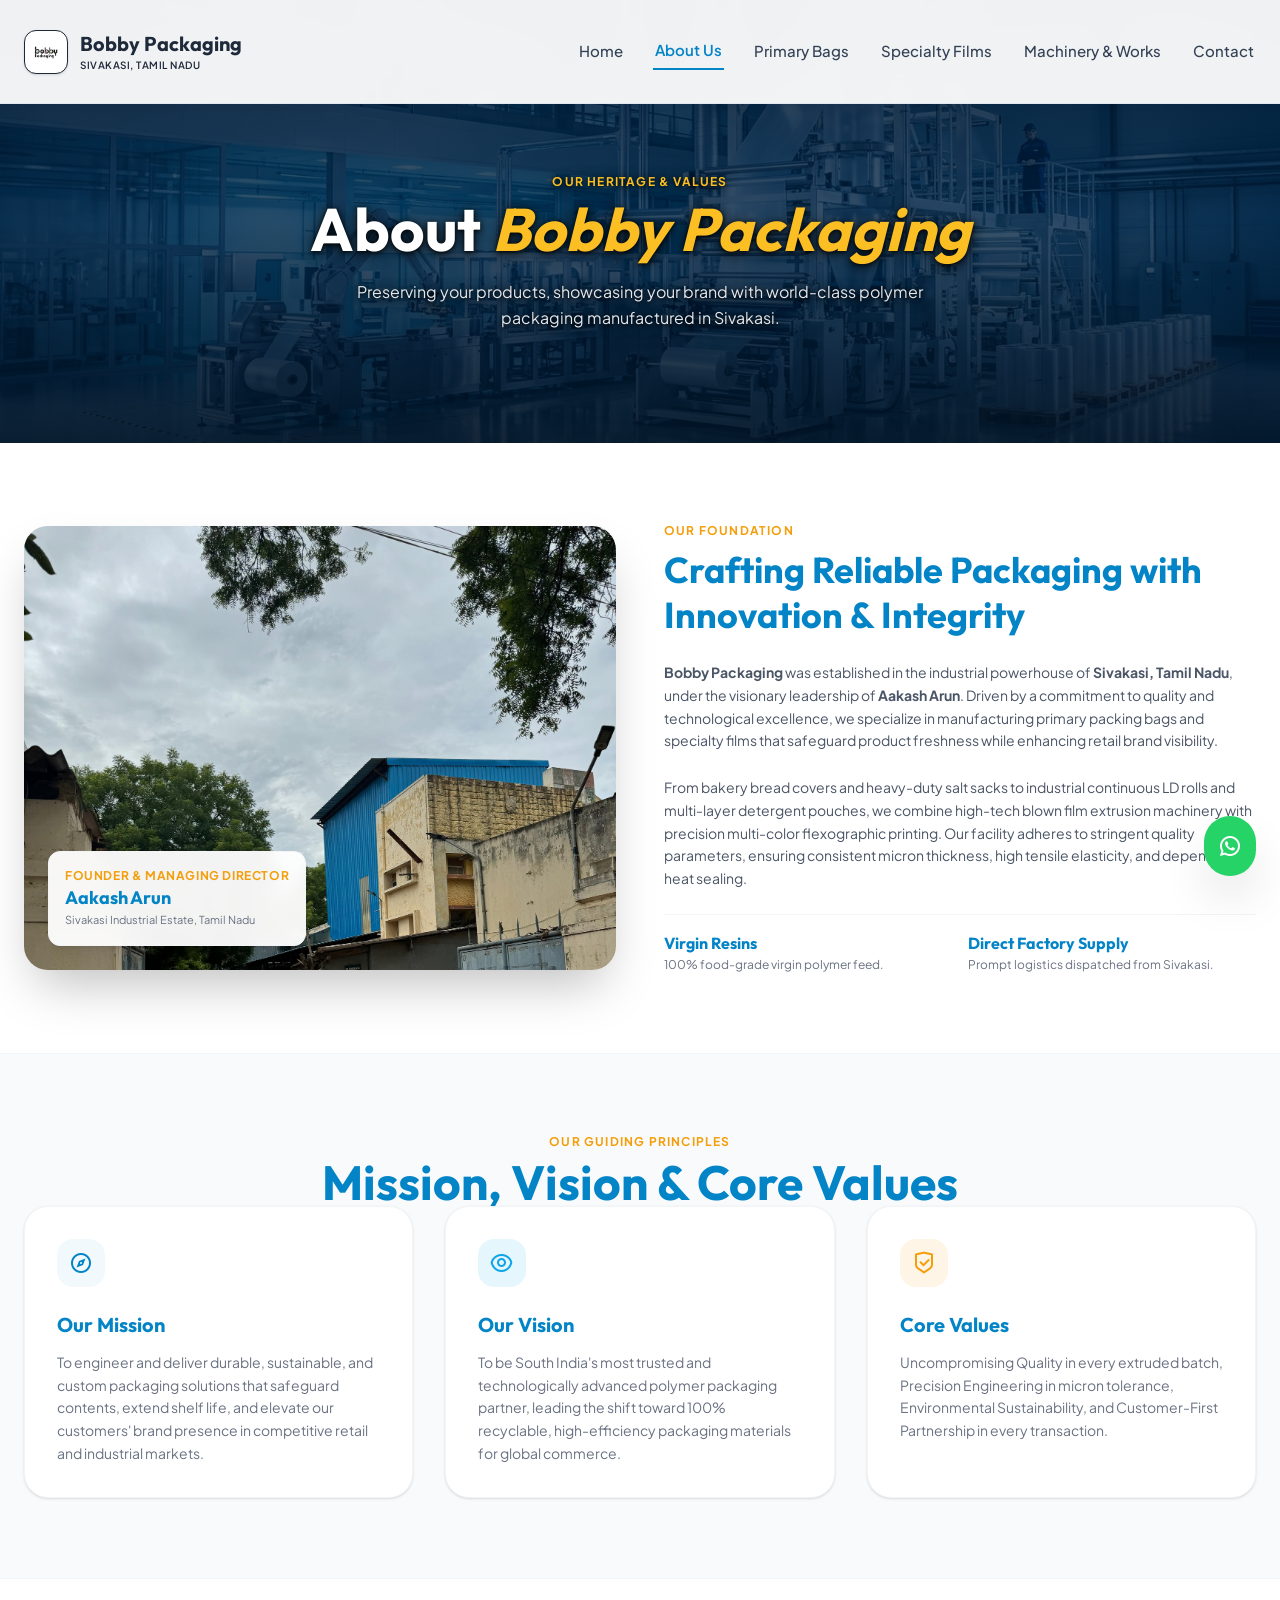
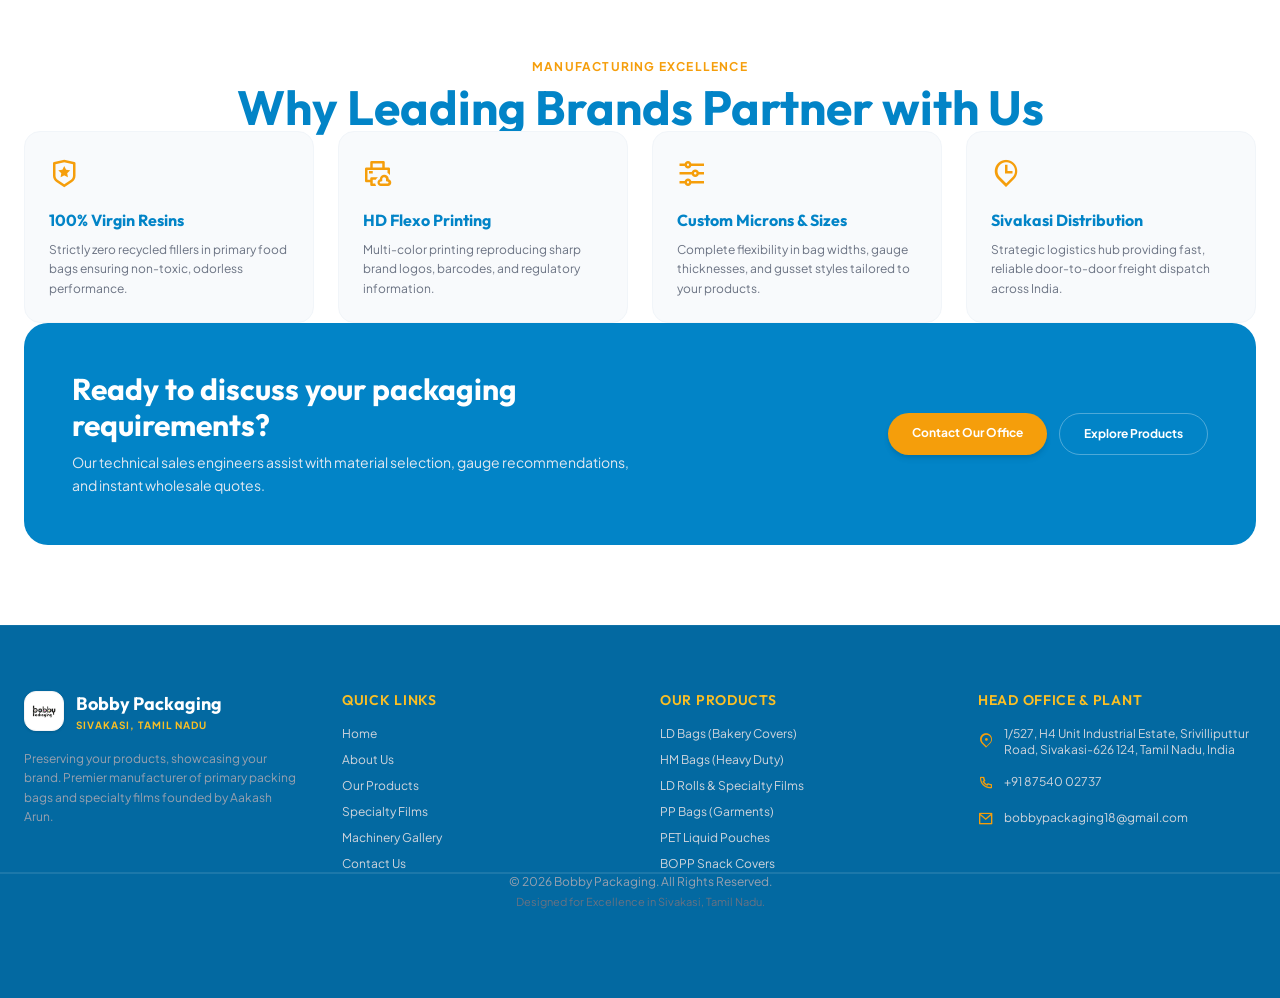
<file: about.html>
<!DOCTYPE html>
<html lang="en">
<head>
  <meta charset="UTF-8" />
  <meta name="viewport" content="width=device-width, initial-scale=1.0" />
  <title>About Us | Bobby Packaging - Premier Manufacturer in Sivakasi</title>
  <meta name="description" content="Learn about Bobby Packaging, founded by Aakash Arun in Sivakasi. Our story, mission, vision, and state-of-the-art polymer manufacturing facility." />
  <meta name="theme-color" content="#002140" />

    <!-- Fonts & Icons -->
  <link rel="preconnect" href="https://fonts.googleapis.com" />
  <link rel="preconnect" href="https://fonts.gstatic.com" crossorigin />
  <link href="https://fonts.googleapis.com/css2?family=Outfit:wght@400;500;600;700;800;900&family=Plus+Jakarta+Sans:ital,wght@0,300;0,400;0,500;0,600;0,700;0,800;1,400;1,600&display=swap" rel="stylesheet" />
  <link rel="stylesheet" href="css/remixicon.css" />

  <!-- Stylesheet -->
  <link rel="stylesheet" href="css/style.css?v=2.0" />
  <!-- Scoped Component Stylesheets (Class names strictly related to file) -->
</head>
<body class="font-sans bg-slate-50 text-gray-800 antialiased overflow-x-hidden">

    <!-- Header / Navigation -->
  <header id="mainHeader" class="fixed top-0 left-0 w-full z-50 transition-all duration-300 bg-white/85 backdrop-blur-md border-b border-sky-100 shadow-sm py-4">
    <div class="max-w-7xl mx-auto px-6 flex items-center justify-between">
      <!-- Brand Logo -->
      <a href="index.html" class="flex items-center gap-3 group">
        <div class="w-11 h-11 bg-white rounded-xl p-1.5 shadow-sm flex items-center justify-center transition-transform group-hover:scale-105 border border-sky-100">
          <img src="images/logobg.png" alt="Bobby Packaging Logo" class="w-full h-full object-contain" />
        </div>
        <div>
          <span class="brand-title font-display text-xl font-bold tracking-tight text-slate-900 transition-colors">Bobby Packaging</span>
          <span class="brand-tagline text-[10px] tracking-wider uppercase font-semibold text-sky-600 hidden sm:block">Sivakasi, Tamil Nadu</span>
        </div>
      </a>

      <!-- Desktop Nav (Right Aligned) -->
      <nav id="navContainer" class="hidden lg:flex items-center gap-7 xl:gap-8 ml-auto">
        <a href="index.html" class="nav-link font-medium text-[15px] transition-colors py-1 text-slate-700 hover:text-sky-600">Home</a>
        <a href="about.html" class="nav-link font-semibold text-[15px] transition-colors py-1 text-sky-600 border-b-2 border-sky-500">About Us</a>
        <a href="products.html" class="nav-link font-medium text-[15px] transition-colors py-1 text-slate-700 hover:text-sky-600">Primary Bags</a>
        <a href="films.html" class="nav-link font-medium text-[15px] transition-colors py-1 text-slate-700 hover:text-sky-600">Specialty Films</a>
        <a href="gallery.html" class="nav-link font-medium text-[15px] transition-colors py-1 text-slate-700 hover:text-sky-600">Machinery & Works</a>
        <a href="contact.html" class="nav-link font-medium text-[15px] transition-colors py-1 text-slate-700 hover:text-sky-600">Contact</a>
      </nav>

      <!-- Mobile Hamburger Button -->
      <button id="menuToggle" class="lg:hidden text-slate-800 p-2 text-2xl focus:outline-none cursor-pointer" aria-label="Toggle navigation">
        <i class="ri-menu-line"></i>
      </button>
    </div>

    <!-- Mobile Drawer Menu -->
    <div id="mobileMenu" class="hidden lg:hidden bg-white/95 backdrop-blur-xl border-t border-sky-100 px-6 py-6 shadow-xl transition-all duration-300" style="text-align: right;">
      <div class="flex flex-col gap-3 text-right" style="text-align: right; align-items: flex-end;">
        <a href="index.html" class="text-sm font-medium text-slate-700 hover:text-sky-600 py-2 block w-full text-right" style="text-align: right;">Home</a>
        <a href="about.html" class="text-sm font-semibold text-sky-600 py-2 block w-full text-right" style="text-align: right;">About Us</a>
        <a href="products.html" class="text-sm font-medium text-slate-700 hover:text-sky-600 py-2 block w-full text-right" style="text-align: right;">Primary Bags</a>
        <a href="films.html" class="text-sm font-medium text-slate-700 hover:text-sky-600 py-2 block w-full text-right" style="text-align: right;">Specialty Films</a>
        <a href="gallery.html" class="text-sm font-medium text-slate-700 hover:text-sky-600 py-2 block w-full text-right" style="text-align: right;">Machinery & Works</a>
        <a href="contact.html" class="text-sm font-medium text-slate-700 hover:text-sky-600 py-2 block w-full text-right" style="text-align: right;">Contact</a>
      </div>
    </div>
  </header>

  <!-- 1. Page Header -->
  <section class="page-header-section relative text-center text-white bg-primary-dark overflow-hidden">
    <div class="absolute inset-0 bg-cover bg-center" style="background-image: url('images/header-bg.jpg');">
      <div class="page-header-overlay"></div>
    </div>
    <div class="relative z-10 max-w-4xl mx-auto px-6 space-y-3">
      <span class="text-xs font-bold text-gold-light uppercase tracking-widest">Our Heritage & Values</span>
      <h1 class="text-3xl md:text-5xl lg:text-6xl font-bold font-display leading-tight">
        About <span class="italic text-gold-light">Bobby Packaging</span>
      </h1>
      <p class="text-sm md:text-base text-gray-200 max-w-xl mx-auto font-sans leading-relaxed">
        Preserving your products, showcasing your brand with world-class polymer packaging manufactured in Sivakasi.
      </p>
    </div>
  </section>

  <!-- 2. Story Section -->
  <section class="py-20 bg-white">
    <div class="max-w-7xl mx-auto px-6 grid grid-cols-1 lg:grid-cols-2 gap-12 items-center">
      <div class="relative rounded-3xl overflow-hidden shadow-2xl aspect-[4/3] bg-slate-100">
        <img src="images/mainroadoffice.jpg" alt="Bobby Packaging Office Sivakasi" class="w-full h-full object-cover" />
        <div class="absolute bottom-6 left-6 bg-white/95 backdrop-blur-sm p-4 rounded-xl shadow-lg border border-gray-100">
          <div class="text-xs font-bold text-gold uppercase tracking-wider">Founder & Managing Director</div>
          <div class="text-lg font-bold font-display text-primary">Aakash Arun</div>
          <div class="text-[11px] text-gray-500 font-sans">Sivakasi Industrial Estate, Tamil Nadu</div>
        </div>
      </div>

      <div class="space-y-6 text-left">
        <div>
          <span class="text-xs font-bold text-gold uppercase tracking-widest block mb-2">Our Foundation</span>
          <h2 class="text-3xl md:text-4xl font-bold font-display text-primary leading-tight">
            Crafting Reliable Packaging with Innovation & Integrity
          </h2>
        </div>
        <p class="text-sm text-gray-600 leading-relaxed font-sans">
          <strong>Bobby Packaging</strong> was established in the industrial powerhouse of <strong>Sivakasi, Tamil Nadu</strong>, under the visionary leadership of <strong>Aakash Arun</strong>. Driven by a commitment to quality and technological excellence, we specialize in manufacturing primary packing bags and specialty films that safeguard product freshness while enhancing retail brand visibility.
        </p>
        <p class="text-sm text-gray-600 leading-relaxed font-sans">
          From bakery bread covers and heavy-duty salt sacks to industrial continuous LD rolls and multi-layer detergent pouches, we combine high-tech blown film extrusion machinery with precision multi-color flexographic printing. Our facility adheres to stringent quality parameters, ensuring consistent micron thickness, high tensile elasticity, and dependable heat sealing.
        </p>
        <div class="grid grid-cols-2 gap-4 pt-4 border-t border-gray-100 text-xs">
          <div>
            <div class="font-bold text-primary font-display text-base">Virgin Resins</div>
            <div class="text-gray-500 font-sans mt-0.5">100% food-grade virgin polymer feed.</div>
          </div>
          <div>
            <div class="font-bold text-primary font-display text-base">Direct Factory Supply</div>
            <div class="text-gray-500 font-sans mt-0.5">Prompt logistics dispatched from Sivakasi.</div>
          </div>
        </div>
      </div>
    </div>
  </section>

  <!-- 3. Mission, Vision, and Values -->
  <section class="py-20 bg-slate-50 border-y border-gray-100">
    <div class="max-w-7xl mx-auto px-6 text-center">
      <span class="text-xs font-bold text-gold uppercase tracking-widest block mb-2">Our Guiding Principles</span>
      <h2 class="text-3xl md:text-5xl font-bold font-display text-primary mb-16">
        Mission, Vision & Core Values
      </h2>

      <div class="grid grid-cols-1 md:grid-cols-3 gap-8 text-left">
        <!-- Mission -->
        <div class="bg-white p-8 rounded-3xl border border-gray-100 shadow-sm flex flex-col justify-between">
          <div>
            <div class="w-12 h-12 bg-primary/5 text-primary rounded-2xl flex items-center justify-center text-2xl mb-6">
              <i class="ri-compass-3-line"></i>
            </div>
            <h3 class="text-xl font-bold font-display text-primary mb-3">Our Mission</h3>
            <p class="text-xs md:text-sm text-gray-500 font-sans leading-relaxed">
              To engineer and deliver durable, sustainable, and custom packaging solutions that safeguard contents, extend shelf life, and elevate our customers' brand presence in competitive retail and industrial markets.
            </p>
          </div>
        </div>

        <!-- Vision -->
        <div class="bg-white p-8 rounded-3xl border border-gray-100 shadow-sm flex flex-col justify-between">
          <div>
            <div class="w-12 h-12 bg-secondary/10 text-secondary rounded-2xl flex items-center justify-center text-2xl mb-6">
              <i class="ri-eye-line"></i>
            </div>
            <h3 class="text-xl font-bold font-display text-primary mb-3">Our Vision</h3>
            <p class="text-xs md:text-sm text-gray-500 font-sans leading-relaxed">
              To be South India's most trusted and technologically advanced polymer packaging partner, leading the shift toward 100% recyclable, high-efficiency packaging materials for global commerce.
            </p>
          </div>
        </div>

        <!-- Values -->
        <div class="bg-white p-8 rounded-3xl border border-gray-100 shadow-sm flex flex-col justify-between">
          <div>
            <div class="w-12 h-12 bg-gold/10 text-gold rounded-2xl flex items-center justify-center text-2xl mb-6">
              <i class="ri-shield-check-line"></i>
            </div>
            <h3 class="text-xl font-bold font-display text-primary mb-3">Core Values</h3>
            <p class="text-xs md:text-sm text-gray-500 font-sans leading-relaxed">
              Uncompromising Quality in every extruded batch, Precision Engineering in micron tolerance, Environmental Sustainability, and Customer-First Partnership in every transaction.
            </p>
          </div>
        </div>
      </div>
    </div>
  </section>

  <!-- 4. Quality & Infrastructure Highlights -->
  <section class="py-20 bg-white">
    <div class="max-w-7xl mx-auto px-6 text-center">
      <span class="text-xs font-bold text-gold uppercase tracking-widest block mb-2">Manufacturing Excellence</span>
      <h2 class="text-3xl md:text-5xl font-bold font-display text-primary mb-16">
        Why Leading Brands Partner with Us
      </h2>

      <div class="grid grid-cols-1 md:grid-cols-2 lg:grid-cols-4 gap-6 text-left">
        <div class="bg-slate-50 p-6 rounded-2xl border border-slate-100">
          <i class="ri-shield-star-line text-3xl text-gold mb-4 block"></i>
          <h4 class="text-base font-bold font-display text-primary mb-2">100% Virgin Resins</h4>
          <p class="text-xs text-gray-500 leading-relaxed font-sans">Strictly zero recycled fillers in primary food bags ensuring non-toxic, odorless performance.</p>
        </div>
        <div class="bg-slate-50 p-6 rounded-2xl border border-slate-100">
          <i class="ri-printer-cloud-line text-3xl text-gold mb-4 block"></i>
          <h4 class="text-base font-bold font-display text-primary mb-2">HD Flexo Printing</h4>
          <p class="text-xs text-gray-500 leading-relaxed font-sans">Multi-color printing reproducing sharp brand logos, barcodes, and regulatory information.</p>
        </div>
        <div class="bg-slate-50 p-6 rounded-2xl border border-slate-100">
          <i class="ri-equalizer-line text-3xl text-gold mb-4 block"></i>
          <h4 class="text-base font-bold font-display text-primary mb-2">Custom Microns & Sizes</h4>
          <p class="text-xs text-gray-500 leading-relaxed font-sans">Complete flexibility in bag widths, gauge thicknesses, and gusset styles tailored to your products.</p>
        </div>
        <div class="bg-slate-50 p-6 rounded-2xl border border-slate-100">
          <i class="ri-map-pin-time-line text-3xl text-gold mb-4 block"></i>
          <h4 class="text-base font-bold font-display text-primary mb-2">Sivakasi Distribution</h4>
          <p class="text-xs text-gray-500 leading-relaxed font-sans">Strategic logistics hub providing fast, reliable door-to-door freight dispatch across India.</p>
        </div>
      </div>

      <div class="mt-16 bg-primary rounded-3xl p-8 md:p-12 text-white flex flex-col md:flex-row items-center justify-between gap-6 text-left relative overflow-hidden">
        <div class="relative z-10 max-w-xl">
          <h3 class="text-2xl md:text-3xl font-bold font-display mb-2">Ready to discuss your packaging requirements?</h3>
          <p class="text-xs md:text-sm text-gray-300 font-sans leading-relaxed">Our technical sales engineers assist with material selection, gauge recommendations, and instant wholesale quotes.</p>
        </div>
        <div class="relative z-10 flex flex-col sm:flex-row gap-3 shrink-0">
          <a href="contact.html" class="bg-gold hover:bg-gold-dark text-white font-bold px-6 py-3 rounded-full text-xs transition-all shadow-md text-center">Contact Our Office</a>
          <a href="products.html" class="border border-white/30 hover:bg-white/10 text-white font-bold px-6 py-3 rounded-full text-xs transition-all text-center">Explore Products</a>
        </div>
      </div>
    </div>
  </section>

  <!-- Global Footer -->
  <footer class="bg-primary-dark text-white border-t border-white/5 pt-16 pb-12 font-sans">
    <div class="max-w-7xl mx-auto px-6 grid grid-cols-1 md:grid-cols-2 lg:grid-cols-4 gap-10 pb-12 border-b border-white/10">
      <div class="space-y-4">
        <div class="flex items-center gap-3">
          <div class="w-10 h-10 bg-white rounded-xl p-1 shadow flex items-center justify-center border border-gray-100">
            <img src="images/logobg.png" alt="Bobby Packaging" class="w-full h-full object-contain" />
          </div>
          <div>
            <span class="font-display text-lg font-bold">Bobby Packaging</span>
            <span class="text-[10px] tracking-widest uppercase block text-gold-light font-bold">Sivakasi, Tamil Nadu</span>
          </div>
        </div>
        <p class="text-xs text-gray-400 leading-relaxed">
          Preserving your products, showcasing your brand. Premier manufacturer of primary packing bags and specialty films founded by Aakash Arun.
        </p>
      </div>

      <div>
        <h4 class="text-sm font-semibold tracking-wider uppercase text-gold-light mb-4">Quick Links</h4>
        <ul class="space-y-2.5 text-xs text-gray-300">
          <li><a href="index.html" class="hover:text-white transition-colors">Home</a></li>
          <li><a href="about.html" class="hover:text-white transition-colors">About Us</a></li>
          <li><a href="products.html" class="hover:text-white transition-colors">Our Products</a></li>
          <li><a href="films.html" class="hover:text-white transition-colors">Specialty Films</a></li>
          <li><a href="gallery.html" class="hover:text-white transition-colors">Machinery Gallery</a></li>
          <li><a href="contact.html" class="hover:text-white transition-colors">Contact Us</a></li>
        </ul>
      </div>

      <div>
        <h4 class="text-sm font-semibold tracking-wider uppercase text-gold-light mb-4">Our Products</h4>
        <ul class="space-y-2.5 text-xs text-gray-300">
          <li><a href="products.html" class="hover:text-white transition-colors">LD Bags (Bakery Covers)</a></li>
          <li><a href="products.html" class="hover:text-white transition-colors">HM Bags (Heavy Duty)</a></li>
          <li><a href="films.html" class="hover:text-white transition-colors">LD Rolls & Specialty Films</a></li>
          <li><a href="products.html" class="hover:text-white transition-colors">PP Bags (Garments)</a></li>
          <li><a href="products.html" class="hover:text-white transition-colors">PET Liquid Pouches</a></li>
          <li><a href="products.html" class="hover:text-white transition-colors">BOPP Snack Covers</a></li>
        </ul>
      </div>

      <div>
        <h4 class="text-sm font-semibold tracking-wider uppercase text-gold-light mb-4">Head Office & Plant</h4>
        <div class="space-y-3 text-xs text-gray-300">
          <p class="flex items-start gap-2.5">
            <i class="ri-map-pin-2-line text-gold text-base shrink-0 mt-0.5"></i>
            <span>1/527, H4 Unit Industrial Estate, Srivilliputtur Road, Sivakasi-626 124, Tamil Nadu, India</span>
          </p>
          <p class="flex items-center gap-2.5">
            <i class="ri-phone-line text-gold text-base shrink-0"></i>
            <a href="tel:+918754002737" class="hover:text-white">+91 87540 02737</a>
          </p>
          <p class="flex items-center gap-2.5">
            <i class="ri-mail-line text-gold text-base shrink-0"></i>
            <a href="mailto:bobbypackaging18@gmail.com" class="hover:text-white">bobbypackaging18@gmail.com</a>
          </p>
        </div>
      </div>
    </div>

        <!-- Copyright (Center Aligned) -->
    <div class="footer-copyright-section max-w-7xl mx-auto px-6 pt-8 flex flex-col items-center justify-center text-center text-xs text-gray-400 gap-2 border-t border-white/10 mt-8">
      <div>© 2026 Bobby Packaging. All Rights Reserved.</div>
      <div class="text-[11px] text-gray-500">Designed for Excellence in Sivakasi, Tamil Nadu.</div>
    </div>
  </footer>

  
  <!-- Enquiry Form Modal -->
  <div id="enquiryModal" class="hidden fixed inset-0 z-50 flex items-center justify-center p-4 overflow-y-auto">
    <div class="modal-backdrop fixed inset-0 cursor-pointer"></div>
    <div class="bg-white rounded-2xl shadow-2xl p-6 md:p-8 max-w-lg w-full relative z-10 text-left font-sans">
      <div class="flex items-center justify-between border-b border-gray-100 pb-4 mb-4">
        <div>
          <h3 class="text-xl font-bold font-display text-primary">Request Wholesale Quote</h3>
          <p class="text-xs text-gray-500 mt-0.5 preset-note hidden"></p>
        </div>
        <button class="close-modal text-gray-400 hover:text-gray-700 text-2xl p-1 cursor-pointer">
          <i class="ri-close-line"></i>
        </button>
      </div>
      <form class="space-y-4">
        <div>
          <label class="block text-xs font-semibold text-gray-600 mb-1">Full Name *</label>
          <input type="text" name="name" required placeholder="Your Name or Business Name" class="w-full px-4 py-2.5 bg-slate-50 border border-gray-200 rounded-xl text-xs font-medium focus:bg-white focus:border-primary-light focus:outline-none" />
        </div>
        <div class="grid grid-cols-1 sm:grid-cols-2 gap-3">
          <div>
            <label class="block text-xs font-semibold text-gray-600 mb-1">Phone / WhatsApp *</label>
            <input type="tel" name="phone" required placeholder="+91 87540 02737" class="w-full px-4 py-2.5 bg-slate-50 border border-gray-200 rounded-xl text-xs font-medium focus:bg-white focus:border-primary-light focus:outline-none" />
          </div>
          <div>
            <label class="block text-xs font-semibold text-gray-600 mb-1">Email Address</label>
            <input type="email" name="email" placeholder="name@company.com" class="w-full px-4 py-2.5 bg-slate-50 border border-gray-200 rounded-xl text-xs font-medium focus:bg-white focus:border-primary-light focus:outline-none" />
          </div>
        </div>
        <div>
          <label class="block text-xs font-semibold text-gray-600 mb-1">Product / Bag Type *</label>
          <input type="text" name="requirement" required placeholder="e.g. LD Bread Covers, HM Bags, LD Rolls, PET Pouches" class="w-full px-4 py-2.5 bg-slate-50 border border-gray-200 rounded-xl text-xs font-medium focus:bg-white focus:border-primary-light focus:outline-none" />
        </div>
        <div>
          <label class="block text-xs font-semibold text-gray-600 mb-1">Dimensions, Microns & Quantity</label>
          <textarea name="message" rows="3" placeholder="Tell us about your target bag dimensions, thickness in microns, estimated order quantity, or printing requirements..." class="w-full px-4 py-2.5 bg-slate-50 border border-gray-200 rounded-xl text-xs font-medium focus:bg-white focus:border-primary-light focus:outline-none resize-none"></textarea>
        </div>
        <button type="submit" class="w-full py-3 bg-secondary hover:bg-secondary-dark text-white font-bold text-xs rounded-xl transition-all shadow-md cursor-pointer flex items-center justify-center gap-2">
          <i class="ri-whatsapp-line text-lg"></i>
          <span>Send Enquiry via WhatsApp</span>
        </button>
      </form>
      <div class="enquiry-success hidden text-center py-8">
        <i class="ri-checkbox-circle-fill text-5xl text-green-500 mx-auto mb-3 block"></i>
        <h4 class="text-xl font-bold font-display text-primary mb-1">Enquiry Sent!</h4>
        <p class="text-xs text-gray-500 max-w-xs mx-auto mb-6">Our packaging specialists in Sivakasi will contact you with pricing and specifications.</p>
        <button class="close-modal px-6 py-2 bg-primary text-white text-xs font-bold rounded-lg cursor-pointer">Done</button>
      </div>
    </div>
  </div>

  <!-- Floating WhatsApp Action Pill -->
  <a href="#enquiryModal" class="open-enquiry-modal fixed bottom-6 right-6 z-40 bg-[#25D366] hover:bg-[#20ba56] text-white p-3.5 rounded-full shadow-2xl flex items-center gap-2 transition-transform hover:scale-105 group" aria-label="WhatsApp Us">
    <i class="ri-whatsapp-line text-2xl"></i>
    <span class="text-xs font-bold pr-1 hidden group-hover:inline-block transition-all">Chat with us</span>
  </a>

  <button id="backToTopBtn" class="fixed bottom-6 left-6 z-40 bg-primary hover:bg-primary-light text-white p-3 rounded-full shadow-xl opacity-0 pointer-events-none transition-all duration-300 cursor-pointer" aria-label="Back to top">
    <i class="ri-arrow-up-line text-lg"></i>
  </button>

  <!-- Application Logic -->
  <script src="js/main.js"></script>
</body>
</html>
</file>
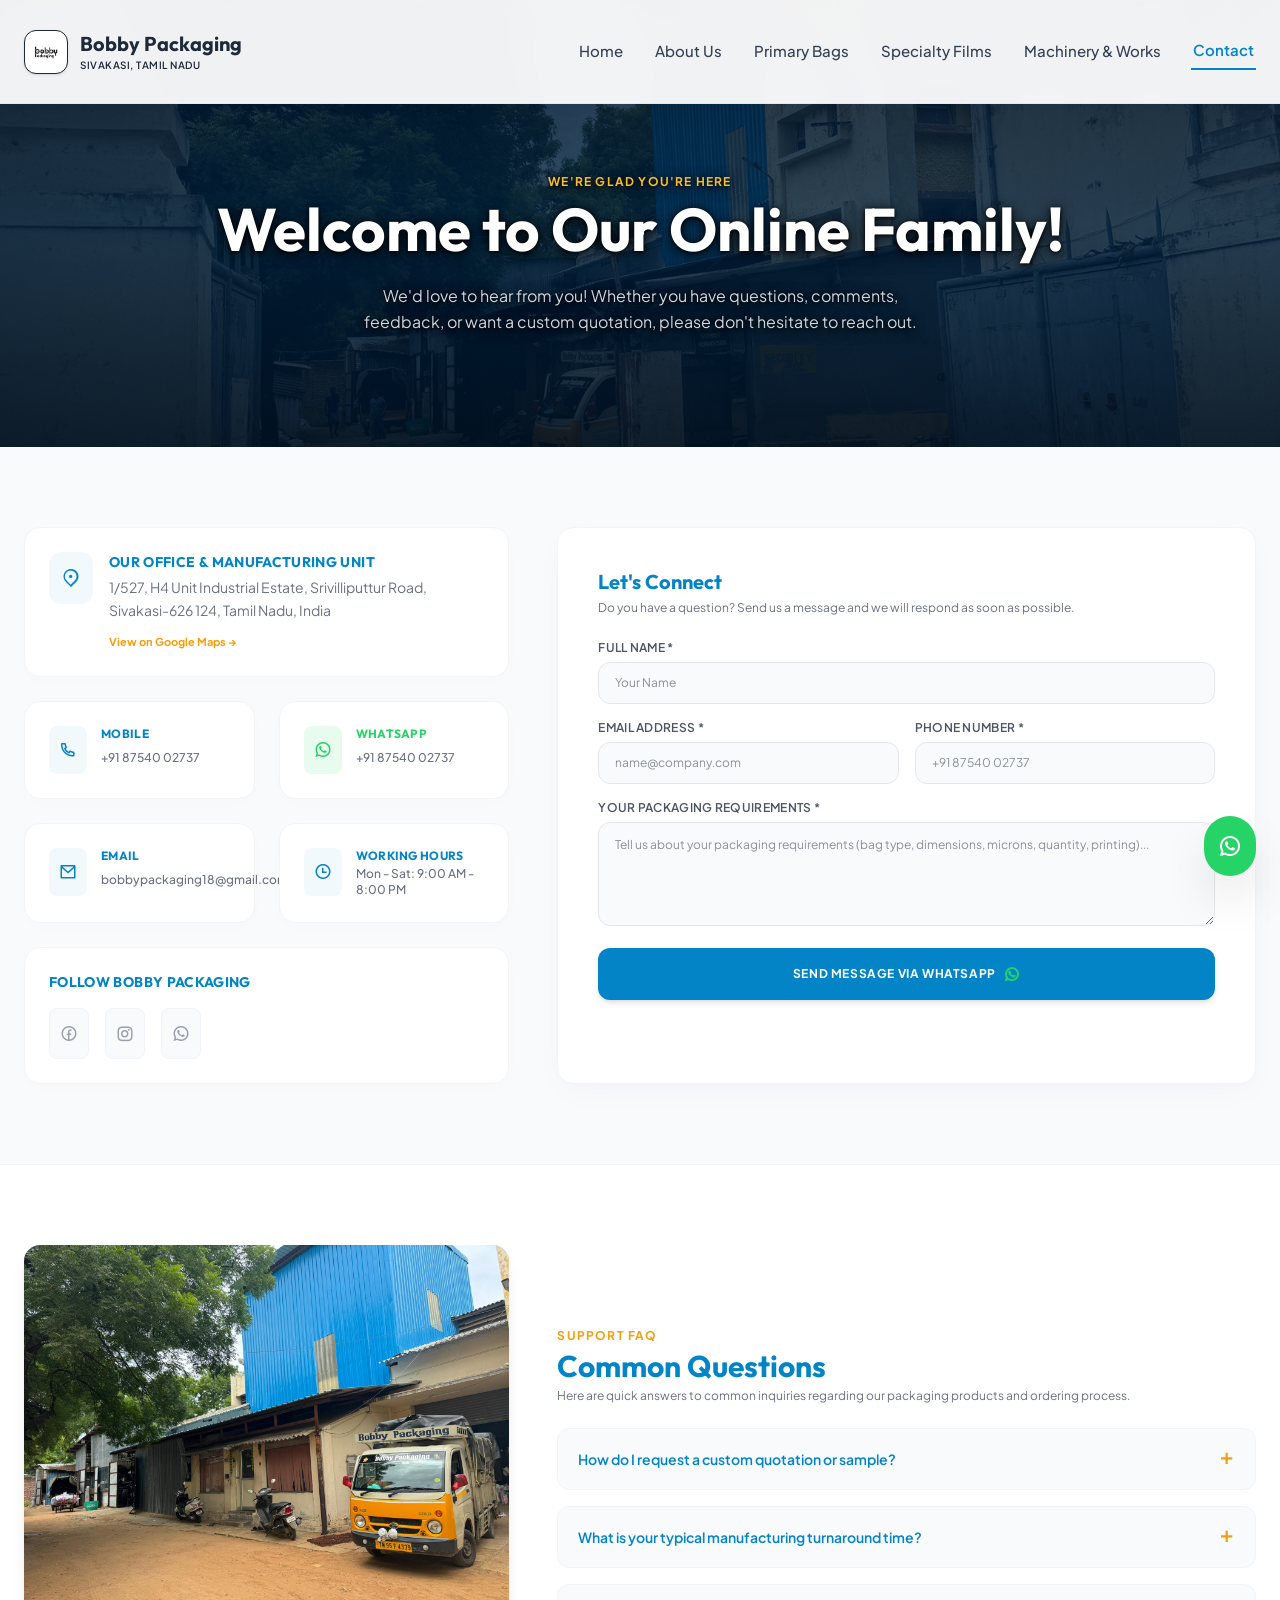
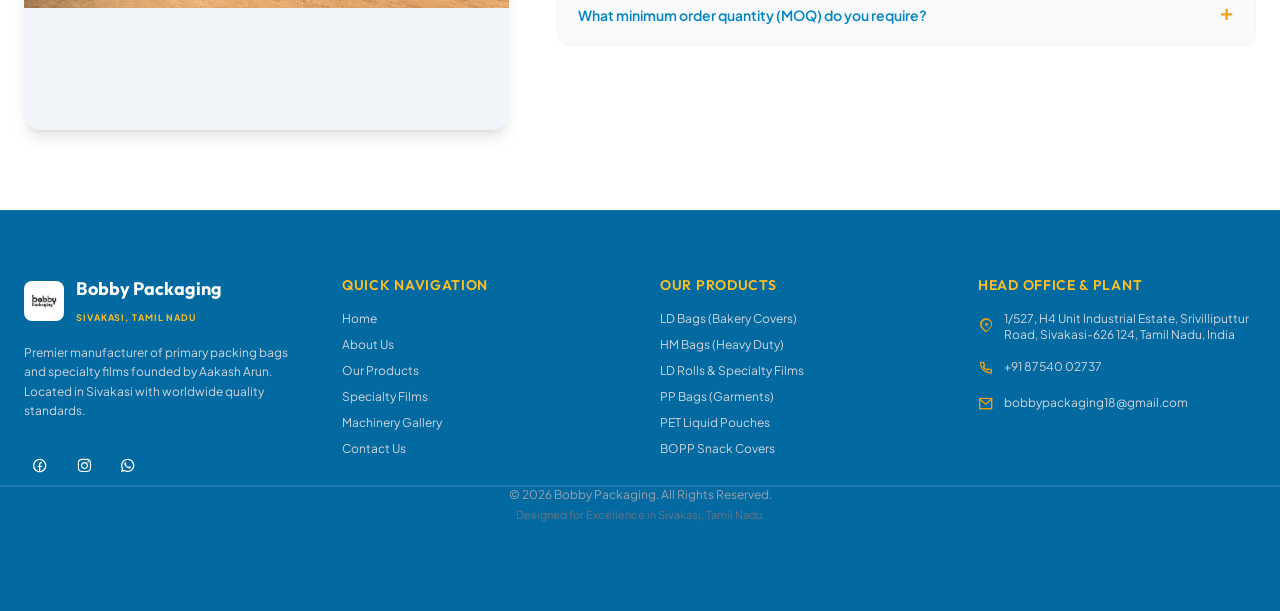
<file: contact.html>
<!DOCTYPE html>
<html lang="en">
<head>
  <meta charset="UTF-8" />
  <meta name="viewport" content="width=device-width, initial-scale=1.0" />
  <title>Contact Us | Bobby Packaging Sivakasi - Request Quotations & Samples</title>
  <meta name="description" content="Get in touch with Bobby Packaging Sivakasi. Call +91 87540 02737 or WhatsApp for primary packing bags, LD rolls, and custom pouches quotations." />
  <meta name="theme-color" content="#002140" />

    <!-- Fonts & Icons -->
  <link rel="preconnect" href="https://fonts.googleapis.com" />
  <link rel="preconnect" href="https://fonts.gstatic.com" crossorigin />
  <link href="https://fonts.googleapis.com/css2?family=Outfit:wght@400;500;600;700;800;900&family=Plus+Jakarta+Sans:ital,wght@0,300;0,400;0,500;0,600;0,700;0,800;1,400;1,600&display=swap" rel="stylesheet" />
  <link rel="stylesheet" href="css/remixicon.css" />

  <!-- Stylesheet -->
  <link rel="stylesheet" href="css/style.css?v=2.0" />
  <!-- Scoped Component Stylesheets (Class names strictly related to file) -->
</head>
<body class="font-sans bg-slate-50 text-gray-800 antialiased overflow-x-hidden">

    <!-- Header / Navigation -->
  <header id="mainHeader" class="fixed top-0 left-0 w-full z-50 transition-all duration-300 bg-white/85 backdrop-blur-md border-b border-sky-100 shadow-sm py-4">
    <div class="max-w-7xl mx-auto px-6 flex items-center justify-between">
      <!-- Brand Logo -->
      <a href="index.html" class="flex items-center gap-3 group">
        <div class="w-11 h-11 bg-white rounded-xl p-1.5 shadow-sm flex items-center justify-center transition-transform group-hover:scale-105 border border-sky-100">
          <img src="images/logobg.png" alt="Bobby Packaging Logo" class="w-full h-full object-contain" />
        </div>
        <div>
          <span class="brand-title font-display text-xl font-bold tracking-tight text-slate-900 transition-colors">Bobby Packaging</span>
          <span class="brand-tagline text-[10px] tracking-wider uppercase font-semibold text-sky-600 hidden sm:block">Sivakasi, Tamil Nadu</span>
        </div>
      </a>

      <!-- Desktop Nav (Right Aligned) -->
      <nav id="navContainer" class="hidden lg:flex items-center gap-7 xl:gap-8 ml-auto">
        <a href="index.html" class="nav-link font-medium text-[15px] transition-colors py-1 text-slate-700 hover:text-sky-600">Home</a>
        <a href="about.html" class="nav-link font-medium text-[15px] transition-colors py-1 text-slate-700 hover:text-sky-600">About Us</a>
        <a href="products.html" class="nav-link font-medium text-[15px] transition-colors py-1 text-slate-700 hover:text-sky-600">Primary Bags</a>
        <a href="films.html" class="nav-link font-medium text-[15px] transition-colors py-1 text-slate-700 hover:text-sky-600">Specialty Films</a>
        <a href="gallery.html" class="nav-link font-medium text-[15px] transition-colors py-1 text-slate-700 hover:text-sky-600">Machinery & Works</a>
        <a href="contact.html" class="nav-link font-semibold text-[15px] transition-colors py-1 text-sky-600 border-b-2 border-sky-500">Contact</a>
      </nav>

      <!-- Mobile Hamburger Button -->
      <button id="menuToggle" class="lg:hidden text-slate-800 p-2 text-2xl focus:outline-none cursor-pointer" aria-label="Toggle navigation">
        <i class="ri-menu-line"></i>
      </button>
    </div>

    <!-- Mobile Drawer Menu -->
    <div id="mobileMenu" class="hidden lg:hidden bg-white/95 backdrop-blur-xl border-t border-sky-100 px-6 py-6 shadow-xl transition-all duration-300">
      <div class="flex flex-col gap-3 text-right">
        <a href="index.html" class="text-sm font-medium text-slate-700 hover:text-sky-600 py-2">Home</a>
        <a href="about.html" class="text-sm font-medium text-slate-700 hover:text-sky-600 py-2">About Us</a>
        <a href="products.html" class="text-sm font-medium text-slate-700 hover:text-sky-600 py-2">Primary Bags</a>
        <a href="films.html" class="text-sm font-medium text-slate-700 hover:text-sky-600 py-2">Specialty Films</a>
        <a href="gallery.html" class="text-sm font-medium text-slate-700 hover:text-sky-600 py-2">Machinery & Works</a>
        <a href="contact.html" class="text-sm font-semibold text-sky-600 py-2">Contact</a>
      </div>
    </div>
  </header>

  <!-- 1. Hero Header -->
  <section class="page-header-section relative text-center text-white bg-primary-dark overflow-hidden">
    <div 
      class="absolute inset-0 bg-cover bg-center"
      style="background-image: url('images/mainroadoffice.jpg')"
    >
      <div class="page-header-overlay"></div>
    </div>

    <div class="relative z-10 max-w-4xl mx-auto px-6 text-center space-y-4">
      <span class="text-xs font-bold text-gold-light uppercase tracking-widest">We're Glad You're Here</span>
      <h1 class="text-3xl md:text-5xl lg:text-6xl font-bold font-display leading-tight">
        Welcome to Our Online Family!
      </h1>
      <p class="text-sm md:text-base text-gray-300 max-w-xl mx-auto leading-relaxed font-sans">
        We'd love to hear from you! Whether you have questions, comments, feedback, or want a custom quotation, please don't hesitate to reach out.
      </p>
    </div>
  </section>

  <!-- 2. Coordinates & Form Layout -->
  <section class="max-w-7xl mx-auto px-6 py-20">
    <div class="grid grid-cols-1 lg:grid-cols-12 gap-12 items-stretch">
      
      <!-- Coordinates (5 cols) -->
      <div class="lg:col-span-5 space-y-6 text-left">
        
        <!-- Our Office -->
        <div class="bg-white p-6 rounded-2xl border border-gray-100 shadow-[0_4px_25px_-5px_rgba(0,33,64,0.02)] flex items-start space-x-4">
          <div class="bg-primary/5 text-primary p-3 rounded-xl shrink-0">
            <i class="ri-map-pin-2-line text-xl"></i>
          </div>
          <div class="space-y-1">
            <h3 class="text-sm font-bold text-primary uppercase tracking-wide">Our Office & Manufacturing Unit</h3>
            <p class="text-xs md:text-sm text-gray-500 leading-relaxed font-sans">
              1/527, H4 Unit Industrial Estate, Srivilliputtur Road, Sivakasi-626 124, Tamil Nadu, India
            </p>
            <a href="#map" target="_blank" rel="noopener noreferrer" class="inline-block mt-2 text-[11px] font-bold text-gold hover:underline">
              View on Google Maps →
            </a>
          </div>
        </div>

        <!-- Grid of contact coordinates -->
        <div class="grid grid-cols-1 sm:grid-cols-2 gap-6">
          
          <!-- Phone -->
          <div class="bg-white p-6 rounded-2xl border border-gray-100 shadow-[0_4px_25px_-5px_rgba(0,33,64,0.02)] flex items-start space-x-3.5">
            <div class="bg-primary/5 text-primary p-2.5 rounded-lg shrink-0">
              <i class="ri-phone-line text-lg"></i>
            </div>
            <div class="space-y-0.5">
              <h3 class="text-xs font-bold text-primary uppercase tracking-wide">Mobile</h3>
              <a href="tel:+918754002737" class="text-xs text-gray-500 hover:text-primary transition-colors font-medium font-sans">+91 87540 02737</a>
            </div>
          </div>

          <!-- WhatsApp -->
          <div class="bg-white p-6 rounded-2xl border border-gray-100 shadow-[0_4px_25px_-5px_rgba(0,33,64,0.02)] flex items-start space-x-3.5">
            <div class="bg-[#25D366]/10 text-[#25D366] p-2.5 rounded-lg shrink-0">
              <i class="ri-whatsapp-line text-lg"></i>
            </div>
            <div class="space-y-0.5">
              <h3 class="text-xs font-bold text-[#25D366] uppercase tracking-wide">WhatsApp</h3>
              <a href="tel:+918754002737" target="_blank" rel="noopener noreferrer" class="text-xs text-gray-500 hover:text-[#25D366] transition-colors font-medium font-sans">+91 87540 02737</a>
            </div>
          </div>

          <!-- Email -->
          <div class="bg-white p-6 rounded-2xl border border-gray-100 shadow-[0_4px_25px_-5px_rgba(0,33,64,0.02)] flex items-start space-x-3.5">
            <div class="bg-primary/5 text-primary p-2.5 rounded-lg shrink-0">
              <i class="ri-mail-line text-lg"></i>
            </div>
            <div class="space-y-0.5">
              <h3 class="text-xs font-bold text-primary uppercase tracking-wide">Email</h3>
              <a href="mailto:bobbypackaging18@gmail.com" class="text-xs text-gray-500 hover:text-primary transition-colors font-medium font-sans truncate">bobbypackaging18@gmail.com</a>
            </div>
          </div>

          <!-- Hours -->
          <div class="bg-white p-6 rounded-2xl border border-gray-100 shadow-[0_4px_25px_-5px_rgba(0,33,64,0.02)] flex items-start space-x-3.5">
            <div class="bg-primary/5 text-primary p-2.5 rounded-lg shrink-0">
              <i class="ri-time-line text-lg"></i>
            </div>
            <div class="space-y-0.5">
              <h3 class="text-xs font-bold text-primary uppercase tracking-wide">Working Hours</h3>
              <p class="text-xs text-gray-500 font-medium font-sans">Mon - Sat: 9:00 AM - 8:00 PM</p>
            </div>
          </div>

        </div>

        <!-- Social media handles -->
        <div class="bg-white p-6 rounded-2xl border border-gray-100 shadow-[0_4px_25px_-5px_rgba(0,33,64,0.02)] space-y-4">
          <h3 class="text-sm font-bold text-primary uppercase tracking-wide">Follow Bobby Packaging</h3>
          <div class="flex space-x-4">
            <a href="#" target="_blank" rel="noopener noreferrer" class="bg-slate-50 border border-slate-100 text-gray-400 hover:text-primary hover:bg-slate-100 p-2.5 rounded-lg text-lg transition-all" aria-label="Facebook">
              <i class="ri-facebook-circle-line"></i>
            </a>
            <a href="#" target="_blank" rel="noopener noreferrer" class="bg-slate-50 border border-slate-100 text-gray-400 hover:text-primary hover:bg-slate-100 p-2.5 rounded-lg text-lg transition-all" aria-label="Instagram">
              <i class="ri-instagram-line"></i>
            </a>
            <a href="tel:+918754002737" target="_blank" rel="noopener noreferrer" class="bg-slate-50 border border-slate-100 text-gray-400 hover:text-primary hover:bg-slate-100 p-2.5 rounded-lg text-lg transition-all" aria-label="WhatsApp">
              <i class="ri-whatsapp-line"></i>
            </a>
          </div>
        </div>

      </div>

      <!-- Form UI (7 cols) -->
      <div class="lg:col-span-7 bg-white p-8 md:p-10 rounded-2xl border border-gray-100 shadow-[0_10px_35px_-8px_rgba(0,33,64,0.04)] text-left flex flex-col justify-between">
        
        <div id="contactSuccessBox" class="hidden flex flex-col items-center justify-center text-center h-full py-16 px-4">
          <i class="ri-checkbox-circle-fill text-6xl text-secondary mb-4"></i>
          <h3 class="text-2xl font-bold font-display text-primary mb-2">Message Sent Successfully!</h3>
          <p class="text-sm text-gray-500 max-w-sm mb-8 leading-relaxed font-sans">
            Thank you for contacting Bobby Packaging! Your inquiry has been forwarded to our WhatsApp sales desk, and our Sivakasi team will get back to you shortly.
          </p>
          <button onclick="document.getElementById('contactSuccessBox').classList.add('hidden'); document.getElementById('contactPageForm').classList.remove('hidden');" class="bg-primary hover:bg-primary-light text-white text-xs font-bold px-8 py-3 rounded-full cursor-pointer transition-all">
            Send Another Message
          </button>
        </div>

        <form id="contactPageForm" class="space-y-4">
          <div>
            <h3 class="text-xl font-bold font-display text-primary mb-1">Let's Connect</h3>
            <p class="text-xs text-gray-500 mb-6 font-sans">Do you have a question? Send us a message and we will respond as soon as possible.</p>
          </div>

          <div>
            <label for="fullName" class="block text-xs font-semibold text-gray-600 mb-1.5 uppercase font-sans tracking-wide">Full Name *</label>
            <input
              type="text"
              id="fullName"
              name="fullName"
              required
              placeholder="Your Name"
              class="w-full px-4 py-3 bg-slate-50 border border-gray-200 rounded-xl text-xs text-gray-800 focus:outline-none focus:border-primary font-sans"
            />
          </div>

          <div class="grid grid-cols-1 sm:grid-cols-2 gap-4">
            <div>
              <label for="email" class="block text-xs font-semibold text-gray-600 mb-1.5 uppercase font-sans tracking-wide">Email Address *</label>
              <input
                type="email"
                id="email"
                name="email"
                required
                placeholder="name@company.com"
                class="w-full px-4 py-3 bg-slate-50 border border-gray-200 rounded-xl text-xs text-gray-800 focus:outline-none focus:border-primary font-sans"
              />
            </div>
            <div>
              <label for="phone" class="block text-xs font-semibold text-gray-600 mb-1.5 uppercase font-sans tracking-wide">Phone Number *</label>
              <input
                type="tel"
                id="phone"
                name="phone"
                required
                placeholder="+91 87540 02737"
                class="w-full px-4 py-3 bg-slate-50 border border-gray-200 rounded-xl text-xs text-gray-800 focus:outline-none focus:border-primary font-sans"
              />
            </div>
          </div>

          <div>
            <label for="message" class="block text-xs font-semibold text-gray-600 mb-1.5 uppercase font-sans tracking-wide">Your Packaging Requirements *</label>
            <textarea
              id="message"
              name="message"
              rows="4"
              required
              placeholder="Tell us about your packaging requirements (bag type, dimensions, microns, quantity, printing)..."
              class="w-full px-4 py-3 bg-slate-50 border border-gray-200 rounded-xl text-xs text-gray-800 focus:outline-none focus:border-primary font-sans leading-relaxed"
            ></textarea>
          </div>

          <button
            type="submit"
            class="w-full bg-primary hover:bg-primary-light text-white font-bold py-3.5 mt-2 rounded-xl text-xs uppercase tracking-wider transition-all cursor-pointer shadow-md flex items-center justify-center gap-2"
          >
            <span>Send Message via WhatsApp</span>
            <i class="ri-whatsapp-line text-base text-[#25D366]"></i>
          </button>
        </form>

      </div>

    </div>
  </section>

  <!-- 3. Common Questions Accordion Section -->
  <section class="py-20 bg-white border-t border-gray-100">
    <div class="max-w-7xl mx-auto px-6">
      <div class="grid grid-cols-1 lg:grid-cols-12 gap-12 items-center">
        
        <!-- Left Column: visual (5 cols) -->
        <div class="lg:col-span-5 rounded-2xl overflow-hidden shadow-lg aspect-square bg-slate-100">
          <img
            src="images/infrastructure.jpg"
            alt="Bobby Packaging Manufacturing Facility"
            class="w-full h-full object-cover"
          />
        </div>

        <!-- Right Column: Accordion FAQs (7 cols) -->
        <div class="lg:col-span-7 text-left space-y-6">
          <div>
            <span class="text-xs font-bold text-gold uppercase tracking-widest block mb-1">Support FAQ</span>
            <h2 class="text-3xl font-bold font-display text-primary">Common Questions</h2>
            <p class="text-xs text-gray-500 font-sans mt-1">Here are quick answers to common inquiries regarding our packaging products and ordering process.</p>
          </div>

          <div class="faq-container space-y-4">
            
            <!-- FAQ 1 -->
            <div class="faq-item bg-slate-50 border border-slate-100 rounded-xl overflow-hidden">
              <button class="faq-trigger w-full px-5 py-4 flex justify-between items-center text-left font-sans font-semibold text-primary hover:text-primary-light transition-colors focus:outline-none cursor-pointer">
                <span class="text-sm">How do I request a custom quotation or sample?</span>
                <i class="ri-add-line text-gold text-lg shrink-0"></i>
              </button>
              <div class="faq-answer">
                <div class="px-5 pb-4 pt-0.5 text-xs text-gray-500 font-sans leading-relaxed border-t border-gray-100/50">
                  You can submit an enquiry via our website form, call us at +91 87540 02737, or send us a WhatsApp message with your bag dimensions, micron requirement, and quantity.
                </div>
              </div>
            </div>

            <!-- FAQ 2 -->
            <div class="faq-item bg-slate-50 border border-slate-100 rounded-xl overflow-hidden">
              <button class="faq-trigger w-full px-5 py-4 flex justify-between items-center text-left font-sans font-semibold text-primary hover:text-primary-light transition-colors focus:outline-none cursor-pointer">
                <span class="text-sm">What is your typical manufacturing turnaround time?</span>
                <i class="ri-add-line text-gold text-lg shrink-0"></i>
              </button>
              <div class="faq-answer">
                <div class="px-5 pb-4 pt-0.5 text-xs text-gray-500 font-sans leading-relaxed border-t border-gray-100/50">
                  Turnaround times depend on order volume and printing specifications. Standard orders are dispatched promptly, with express fulfillment available for recurring business partners.
                </div>
              </div>
            </div>

            <!-- FAQ 3 -->
            <div class="faq-item bg-slate-50 border border-slate-100 rounded-xl overflow-hidden">
              <button class="faq-trigger w-full px-5 py-4 flex justify-between items-center text-left font-sans font-semibold text-primary hover:text-primary-light transition-colors focus:outline-none cursor-pointer">
                <span class="text-sm">What minimum order quantity (MOQ) do you require?</span>
                <i class="ri-add-line text-gold text-lg shrink-0"></i>
              </button>
              <div class="faq-answer">
                <div class="px-5 pb-4 pt-0.5 text-xs text-gray-500 font-sans leading-relaxed border-t border-gray-100/50">
                  We cater to both growing brands and high-volume industrial requirements. Please contact our sales team to discuss feasible MOQs for plain or custom-printed packaging.
                </div>
              </div>
            </div>

          </div>
        </div>

      </div>
    </div>
  </section>

  <!-- Footer -->
  <footer class="bg-primary-dark text-white pt-16 pb-12 border-t border-white/10">
    <div class="max-w-7xl mx-auto px-6 grid grid-cols-1 md:grid-cols-2 lg:grid-cols-4 gap-10 pb-12 border-b border-white/10">
      <div class="space-y-4">
        <div class="flex items-center gap-3">
          <div class="w-10 h-10 bg-white rounded-lg p-1 flex items-center justify-center">
            <img src="images/logobg.png" alt="Bobby Packaging" class="w-full h-full object-contain" />
          </div>
          <div>
            <span class="font-display text-lg font-bold tracking-tight text-white block">Bobby Packaging</span>
            <span class="text-[9px] tracking-widest uppercase font-bold text-gold-light">Sivakasi, Tamil Nadu</span>
          </div>
        </div>
        <p class="text-xs text-gray-300 leading-relaxed font-sans">
          Premier manufacturer of primary packing bags and specialty films founded by Aakash Arun. Located in Sivakasi with worldwide quality standards.
        </p>
        <div class="flex space-x-3 pt-2">
          <a href="#" target="_blank" class="bg-white/10 hover:bg-gold p-2 rounded-lg text-white transition-colors" aria-label="Facebook"><i class="ri-facebook-circle-line"></i></a>
          <a href="#" target="_blank" class="bg-white/10 hover:bg-gold p-2 rounded-lg text-white transition-colors" aria-label="Instagram"><i class="ri-instagram-line"></i></a>
          <a href="tel:+918754002737" target="_blank" class="bg-white/10 hover:bg-gold p-2 rounded-lg text-white transition-colors" aria-label="WhatsApp"><i class="ri-whatsapp-line"></i></a>
        </div>
      </div>

      <div>
        <h4 class="text-sm font-semibold tracking-wider uppercase text-gold-light mb-4">Quick Navigation</h4>
        <ul class="space-y-2.5 text-xs text-gray-300">
          <li><a href="index.html" class="hover:text-white transition-colors">Home</a></li>
          <li><a href="about.html" class="hover:text-white transition-colors">About Us</a></li>
          <li><a href="products.html" class="hover:text-white transition-colors">Our Products</a></li>
          <li><a href="films.html" class="hover:text-white transition-colors">Specialty Films</a></li>
          <li><a href="gallery.html" class="hover:text-white transition-colors">Machinery Gallery</a></li>
          <li><a href="contact.html" class="hover:text-white transition-colors">Contact Us</a></li>
        </ul>
      </div>

      <div>
        <h4 class="text-sm font-semibold tracking-wider uppercase text-gold-light mb-4">Our Products</h4>
        <ul class="space-y-2.5 text-xs text-gray-300">
          <li><a href="products.html" class="hover:text-white transition-colors">LD Bags (Bakery Covers)</a></li>
          <li><a href="products.html" class="hover:text-white transition-colors">HM Bags (Heavy Duty)</a></li>
          <li><a href="films.html" class="hover:text-white transition-colors">LD Rolls & Specialty Films</a></li>
          <li><a href="products.html" class="hover:text-white transition-colors">PP Bags (Garments)</a></li>
          <li><a href="products.html" class="hover:text-white transition-colors">PET Liquid Pouches</a></li>
          <li><a href="products.html" class="hover:text-white transition-colors">BOPP Snack Covers</a></li>
        </ul>
      </div>

      <div>
        <h4 class="text-sm font-semibold tracking-wider uppercase text-gold-light mb-4">Head Office & Plant</h4>
        <div class="space-y-3 text-xs text-gray-300">
          <p class="flex items-start gap-2.5">
            <i class="ri-map-pin-2-line text-gold text-base shrink-0 mt-0.5"></i>
            <span>1/527, H4 Unit Industrial Estate, Srivilliputtur Road, Sivakasi-626 124, Tamil Nadu, India</span>
          </p>
          <p class="flex items-center gap-2.5">
            <i class="ri-phone-line text-gold text-base shrink-0"></i>
            <a href="tel:+918754002737" class="hover:text-white">+91 87540 02737</a>
          </p>
          <p class="flex items-center gap-2.5">
            <i class="ri-mail-line text-gold text-base shrink-0"></i>
            <a href="mailto:bobbypackaging18@gmail.com" class="hover:text-white">bobbypackaging18@gmail.com</a>
          </p>
        </div>
      </div>
    </div>

        <!-- Copyright (Center Aligned) -->
    <div class="footer-copyright-section max-w-7xl mx-auto px-6 pt-8 flex flex-col items-center justify-center text-center text-xs text-gray-400 gap-2 border-t border-white/10 mt-8">
      <div>© 2026 Bobby Packaging. All Rights Reserved.</div>
      <div class="text-[11px] text-gray-500">Designed for Excellence in Sivakasi, Tamil Nadu.</div>
    </div>
  </footer>

  <!-- Enquiry Modal Overlay -->
  <div id="enquiryModal" class="hidden fixed inset-0 z-50 flex items-center justify-center p-4 overflow-y-auto">
    <div class="modal-backdrop fixed inset-0 bg-primary/50 backdrop-blur-sm cursor-pointer"></div>
    <div class="bg-white rounded-3xl shadow-2xl overflow-hidden w-full max-w-lg relative z-10 text-left font-sans p-6 md:p-8">
      <div class="flex items-center justify-between pb-4 border-b border-gray-100">
        <div>
          <h3 class="text-xl font-bold font-display text-primary">Get Wholesale Quotation</h3>
          <p class="preset-note text-xs text-gold font-semibold mt-0.5 hidden"></p>
        </div>
        <button class="close-modal text-gray-400 hover:text-gray-700 text-2xl transition-colors cursor-pointer">
          <i class="ri-close-line"></i>
        </button>
      </div>

      <div class="enquiry-success hidden py-8 text-center space-y-4">
        <i class="ri-checkbox-circle-fill text-5xl text-secondary"></i>
        <h4 class="text-xl font-bold font-display text-primary">Enquiry Submitted!</h4>
        <p class="text-xs text-gray-500 font-sans leading-relaxed max-w-xs mx-auto">
          WhatsApp will open with your requirements. Our sales desk will respond with factory quotation shortly.
        </p>
        <button class="close-modal bg-primary text-white text-xs font-bold px-6 py-2.5 rounded-full cursor-pointer">
          Done
        </button>
      </div>

      <form class="space-y-4 pt-4">
        <div>
          <label class="block text-xs font-semibold text-gray-600 mb-1">Full Name *</label>
          <input type="text" name="name" required placeholder="Your Name" class="w-full px-4 py-2.5 bg-slate-50 border border-gray-200 rounded-xl text-xs text-gray-800 focus:outline-none focus:border-primary" />
        </div>
        <div class="grid grid-cols-1 sm:grid-cols-2 gap-3">
          <div>
            <label class="block text-xs font-semibold text-gray-600 mb-1">Mobile / WhatsApp *</label>
            <input type="tel" name="phone" required placeholder="+91 98765 43210" class="w-full px-4 py-2.5 bg-slate-50 border border-gray-200 rounded-xl text-xs text-gray-800 focus:outline-none focus:border-primary" />
          </div>
          <div>
            <label class="block text-xs font-semibold text-gray-600 mb-1">Email Address</label>
            <input type="email" name="email" placeholder="name@company.com" class="w-full px-4 py-2.5 bg-slate-50 border border-gray-200 rounded-xl text-xs text-gray-800 focus:outline-none focus:border-primary" />
          </div>
        </div>
        <div>
          <label class="block text-xs font-semibold text-gray-600 mb-1">Product Requirement</label>
          <input type="text" name="requirement" placeholder="e.g. Primary Bags / Roll Packaging" class="w-full px-4 py-2.5 bg-slate-50 border border-gray-200 rounded-xl text-xs text-gray-800 focus:outline-none focus:border-primary" />
        </div>
        <div>
          <label class="block text-xs font-semibold text-gray-600 mb-1">Dimensions, Quantity & Notes</label>
          <textarea name="message" rows="3" placeholder="Tell us about your packaging requirements..." class="w-full px-4 py-2.5 bg-slate-50 border border-gray-200 rounded-xl text-xs text-gray-800 focus:outline-none focus:border-primary"></textarea>
        </div>
        <button type="submit" class="w-full bg-[#25D366] hover:bg-[#20ba56] text-white text-xs font-bold py-3.5 rounded-xl transition-all cursor-pointer shadow-md flex items-center justify-center gap-2">
          <i class="ri-whatsapp-line text-base"></i>
          <span>Submit via WhatsApp</span>
        </button>
      </form>
    </div>
  </div>

  <!-- Floating WhatsApp Action Pill -->
  <a href="#enquiryModal" class="open-enquiry-modal fixed bottom-6 right-6 z-40 bg-[#25D366] hover:bg-[#20ba56] text-white p-3.5 rounded-full shadow-2xl flex items-center gap-2 transition-transform hover:scale-105 group" aria-label="WhatsApp Us">
    <i class="ri-whatsapp-line text-2xl"></i>
    <span class="text-xs font-bold pr-1 hidden group-hover:inline-block transition-all">Chat with us</span>
  </a>

  <!-- Back to top -->
  <button id="backToTopBtn" class="fixed bottom-6 left-6 z-40 bg-primary hover:bg-primary-light text-white p-3 rounded-full shadow-xl opacity-0 pointer-events-none transition-all duration-300 cursor-pointer" aria-label="Back to top">
    <i class="ri-arrow-up-line text-lg"></i>
  </button>

  <!-- Application Logic -->
  <script src="js/main.js"></script>
</body>
</html>
</file>
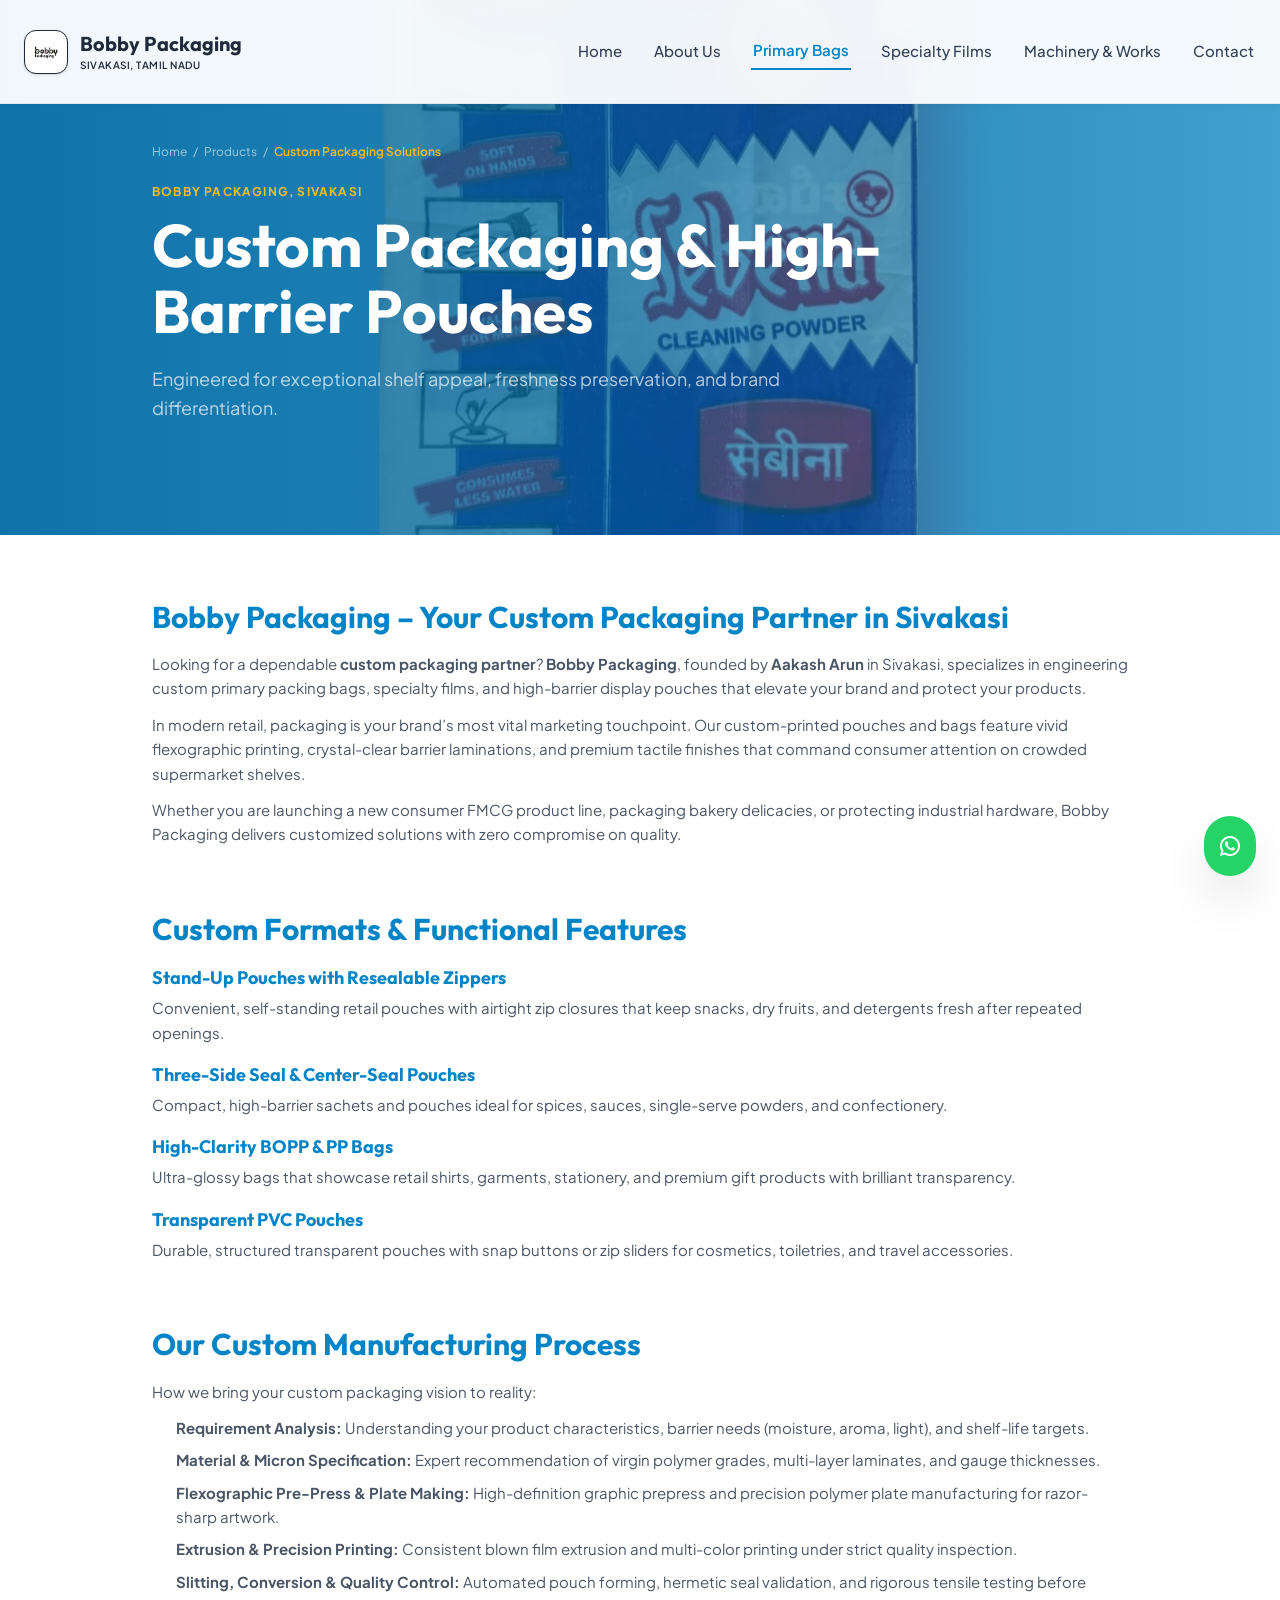
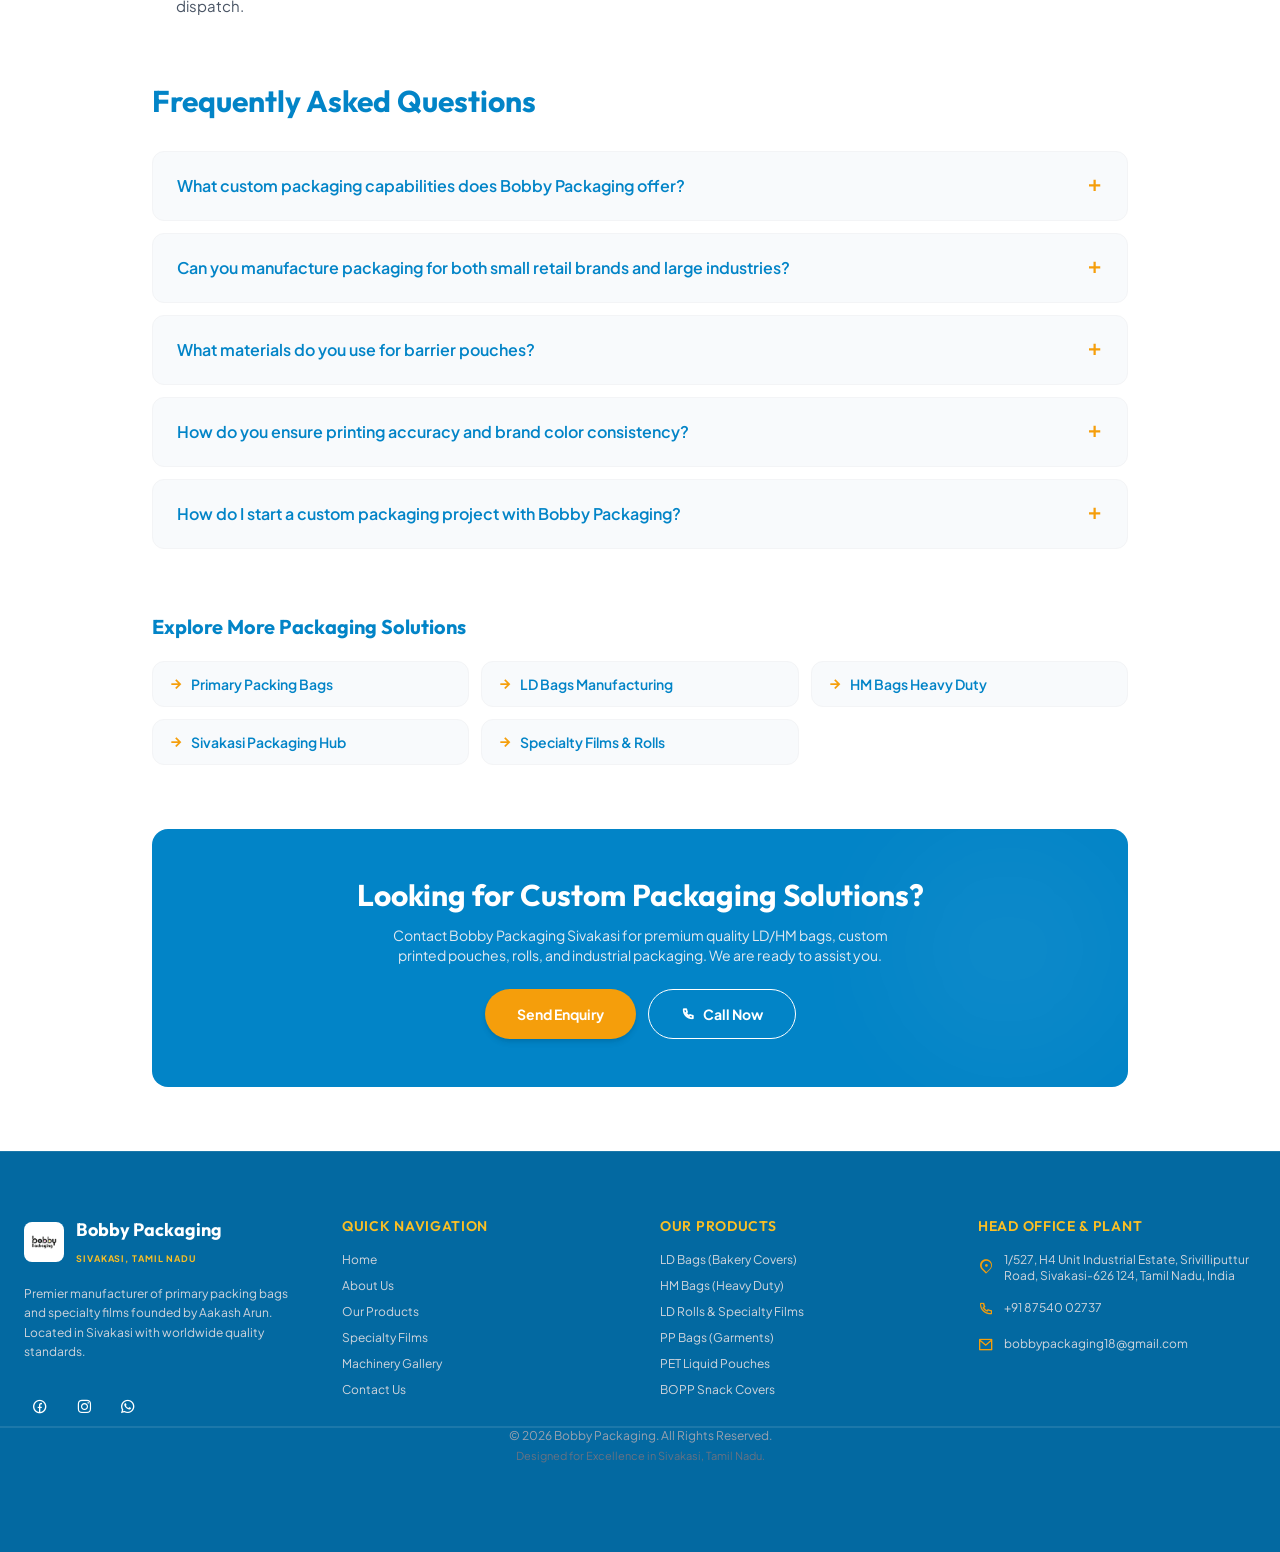
<file: custom-pouch-solutions.html>
<!DOCTYPE html>
<html lang="en">
<head>
  <meta charset="UTF-8" />
  <meta name="viewport" content="width=device-width, initial-scale=1.0" />
  <title>Custom Packaging & Barrier Pouches Manufacturer Sivakasi - Bobby Packaging</title>
  <meta name="description" content="Custom packaging solutions, printed pouches, BOPP bags, and PET barrier packaging manufactured by Bobby Packaging in Sivakasi. Call +91 87540 02737." />
  <meta name="theme-color" content="#002140" />

    <!-- Fonts & Icons -->
  <link rel="preconnect" href="https://fonts.googleapis.com" />
  <link rel="preconnect" href="https://fonts.gstatic.com" crossorigin />
  <link href="https://fonts.googleapis.com/css2?family=Outfit:wght@400;500;600;700;800;900&family=Plus+Jakarta+Sans:ital,wght@0,300;0,400;0,500;0,600;0,700;0,800;1,400;1,600&display=swap" rel="stylesheet" />
  <link rel="stylesheet" href="css/remixicon.css" />

  <!-- Stylesheet -->
  <link rel="stylesheet" href="css/style.css?v=2.0" />
  <!-- Scoped Component Stylesheets (Class names strictly related to file) -->
</head>
<body class="font-sans bg-white text-gray-800 antialiased overflow-x-hidden">

    <!-- Header / Navigation -->
  <header id="mainHeader" class="fixed top-0 left-0 w-full z-50 transition-all duration-300 bg-white/85 backdrop-blur-md border-b border-sky-100 shadow-sm py-4">
    <div class="max-w-7xl mx-auto px-6 flex items-center justify-between">
      <!-- Brand Logo -->
      <a href="index.html" class="flex items-center gap-3 group">
        <div class="w-11 h-11 bg-white rounded-xl p-1.5 shadow-sm flex items-center justify-center transition-transform group-hover:scale-105 border border-sky-100">
          <img src="images/logobg.png" alt="Bobby Packaging Logo" class="w-full h-full object-contain" />
        </div>
        <div>
          <span class="brand-title font-display text-xl font-bold tracking-tight text-slate-900 transition-colors">Bobby Packaging</span>
          <span class="brand-tagline text-[10px] tracking-wider uppercase font-semibold text-sky-600 hidden sm:block">Sivakasi, Tamil Nadu</span>
        </div>
      </a>

      <!-- Desktop Nav (Right Aligned) -->
      <nav id="navContainer" class="hidden lg:flex items-center gap-7 xl:gap-8 ml-auto">
        <a href="index.html" class="nav-link font-medium text-[15px] transition-colors py-1 text-slate-700 hover:text-sky-600">Home</a>
        <a href="about.html" class="nav-link font-medium text-[15px] transition-colors py-1 text-slate-700 hover:text-sky-600">About Us</a>
        <a href="products.html" class="nav-link font-semibold text-[15px] transition-colors py-1 text-sky-600 border-b-2 border-sky-500">Primary Bags</a>
        <a href="films.html" class="nav-link font-medium text-[15px] transition-colors py-1 text-slate-700 hover:text-sky-600">Specialty Films</a>
        <a href="gallery.html" class="nav-link font-medium text-[15px] transition-colors py-1 text-slate-700 hover:text-sky-600">Machinery & Works</a>
        <a href="contact.html" class="nav-link font-medium text-[15px] transition-colors py-1 text-slate-700 hover:text-sky-600">Contact</a>
      </nav>

      <!-- Mobile Hamburger Button -->
      <button id="menuToggle" class="lg:hidden text-slate-800 p-2 text-2xl focus:outline-none cursor-pointer" aria-label="Toggle navigation">
        <i class="ri-menu-line"></i>
      </button>
    </div>

    <!-- Mobile Drawer Menu -->
    <div id="mobileMenu" class="hidden lg:hidden bg-white/95 backdrop-blur-xl border-t border-sky-100 px-6 py-6 shadow-xl transition-all duration-300">
      <div class="flex flex-col gap-3 text-right">
        <a href="index.html" class="text-sm font-medium text-slate-700 hover:text-sky-600 py-2">Home</a>
        <a href="about.html" class="text-sm font-medium text-slate-700 hover:text-sky-600 py-2">About Us</a>
        <a href="products.html" class="text-sm font-semibold text-sky-600 py-2">Primary Bags</a>
        <a href="films.html" class="text-sm font-medium text-slate-700 hover:text-sky-600 py-2">Specialty Films</a>
        <a href="gallery.html" class="text-sm font-medium text-slate-700 hover:text-sky-600 py-2">Machinery & Works</a>
        <a href="contact.html" class="text-sm font-medium text-slate-700 hover:text-sky-600 py-2">Contact</a>
      </div>
    </div>
  </header>

  <!-- Hero Section -->
  <section class="relative pt-36 pb-20 text-white overflow-hidden">
    <div
      class="absolute inset-0 bg-cover bg-center"
      style="background-image: url('images/detergent-bags.jpg')"
    >
      <div class="absolute inset-0 bg-gradient-to-r from-primary-dark/90 via-primary-dark/75 to-primary-dark/50"></div>
    </div>
    <div class="relative z-10 max-w-5xl mx-auto px-6 text-left">
      <!-- Breadcrumb -->
      <nav aria-label="Breadcrumb" class="mb-6">
        <ol class="flex flex-wrap items-center gap-1.5 text-xs text-white/60 font-sans">
          <li><a href="index.html" class="hover:text-gold-light transition-colors">Home</a></li>
          <li><span>/</span></li>
          <li><a href="products.html" class="hover:text-gold-light transition-colors">Products</a></li>
          <li><span>/</span></li>
          <li><span class="text-gold-light font-semibold">Custom Packaging Solutions</span></li>
        </ol>
      </nav>
      <span class="text-xs font-bold text-gold-light uppercase tracking-widest mb-3 block">Bobby Packaging, Sivakasi</span>
      <h1 class="text-3xl md:text-5xl lg:text-6xl font-bold font-display leading-[1.1] mb-5 max-w-3xl">Custom Packaging & High-Barrier Pouches</h1>
      <p class="text-sm md:text-lg text-white/70 max-w-2xl leading-relaxed mb-8">Engineered for exceptional shelf appeal, freshness preservation, and brand differentiation.</p>
    </div>
  </section>

  <!-- Content Sections -->
  <div class="max-w-5xl mx-auto px-6 py-16 space-y-16">
    
    <!-- Section 1 -->
    <section class="text-left space-y-4">
      <h2 class="text-2xl md:text-3xl font-bold font-display text-primary leading-tight">Bobby Packaging – Your Custom Packaging Partner in Sivakasi</h2>
      <div class="prose prose-gray max-w-none text-gray-600 font-sans text-[15px] leading-relaxed space-y-3">
        <p>
          Looking for a dependable <strong>custom packaging partner</strong>? <strong>Bobby Packaging</strong>, founded by <strong>Aakash Arun</strong> in Sivakasi, specializes in engineering custom primary packing bags, specialty films, and high-barrier display pouches that elevate your brand and protect your products.
        </p>
        <p>
          In modern retail, packaging is your brand’s most vital marketing touchpoint. Our custom-printed pouches and bags feature vivid flexographic printing, crystal-clear barrier laminations, and premium tactile finishes that command consumer attention on crowded supermarket shelves.
        </p>
        <p>
          Whether you are launching a new consumer FMCG product line, packaging bakery delicacies, or protecting industrial hardware, Bobby Packaging delivers customized solutions with zero compromise on quality.
        </p>
      </div>
    </section>

    <!-- Section 2 -->
    <section class="text-left space-y-4">
      <h2 class="text-2xl md:text-3xl font-bold font-display text-primary leading-tight">Custom Formats & Functional Features</h2>
      <div class="prose prose-gray max-w-none text-gray-600 font-sans text-[15px] leading-relaxed space-y-4">
        <div>
          <h3 class="text-lg font-bold text-primary mb-1">Stand-Up Pouches with Resealable Zippers</h3>
          <p>Convenient, self-standing retail pouches with airtight zip closures that keep snacks, dry fruits, and detergents fresh after repeated openings.</p>
        </div>
        <div>
          <h3 class="text-lg font-bold text-primary mb-1">Three-Side Seal & Center-Seal Pouches</h3>
          <p>Compact, high-barrier sachets and pouches ideal for spices, sauces, single-serve powders, and confectionery.</p>
        </div>
        <div>
          <h3 class="text-lg font-bold text-primary mb-1">High-Clarity BOPP & PP Bags</h3>
          <p>Ultra-glossy bags that showcase retail shirts, garments, stationery, and premium gift products with brilliant transparency.</p>
        </div>
        <div>
          <h3 class="text-lg font-bold text-primary mb-1">Transparent PVC Pouches</h3>
          <p>Durable, structured transparent pouches with snap buttons or zip sliders for cosmetics, toiletries, and travel accessories.</p>
        </div>
      </div>
    </section>

    <!-- Section 3 -->
    <section class="text-left space-y-4">
      <h2 class="text-2xl md:text-3xl font-bold font-display text-primary leading-tight">Our Custom Manufacturing Process</h2>
      <div class="prose prose-gray max-w-none text-gray-600 font-sans text-[15px] leading-relaxed">
        <p>How we bring your custom packaging vision to reality:</p>
        <ol class="list-decimal pl-6 space-y-2 mt-3">
          <li><strong>Requirement Analysis:</strong> Understanding your product characteristics, barrier needs (moisture, aroma, light), and shelf-life targets.</li>
          <li><strong>Material & Micron Specification:</strong> Expert recommendation of virgin polymer grades, multi-layer laminates, and gauge thicknesses.</li>
          <li><strong>Flexographic Pre-Press & Plate Making:</strong> High-definition graphic prepress and precision polymer plate manufacturing for razor-sharp artwork.</li>
          <li><strong>Extrusion & Precision Printing:</strong> Consistent blown film extrusion and multi-color printing under strict quality inspection.</li>
          <li><strong>Slitting, Conversion & Quality Control:</strong> Automated pouch forming, hermetic seal validation, and rigorous tensile testing before dispatch.</li>
        </ol>
      </div>
    </section>

    <!-- FAQ Section -->
    <section class="text-left">
      <h2 class="text-2xl md:text-3xl font-bold font-display text-primary mb-8">Frequently Asked Questions</h2>
      <div class="faq-container space-y-3">
        
        <div class="faq-item bg-slate-50 rounded-xl border border-gray-100 overflow-hidden">
          <button class="faq-trigger w-full px-6 py-5 flex justify-between items-center text-left font-sans font-semibold text-primary hover:text-primary-light transition-colors focus:outline-none cursor-pointer">
            <span>What custom packaging capabilities does Bobby Packaging offer?</span>
            <i class="ri-add-line text-gold text-lg shrink-0"></i>
          </button>
          <div class="faq-answer">
            <div class="px-6 pb-5 pt-1 text-sm text-gray-500 font-sans leading-relaxed border-t border-gray-100">
              We provide end-to-end custom packaging manufacturing: tailored bag dimensions, custom thickness gauges (microns), multi-color flexographic printing, gussets, punch handles, hanging holes, zipper seals, and multi-layer barrier laminations.
            </div>
          </div>
        </div>

        <div class="faq-item bg-slate-50 rounded-xl border border-gray-100 overflow-hidden">
          <button class="faq-trigger w-full px-6 py-5 flex justify-between items-center text-left font-sans font-semibold text-primary hover:text-primary-light transition-colors focus:outline-none cursor-pointer">
            <span>Can you manufacture packaging for both small retail brands and large industries?</span>
            <i class="ri-add-line text-gold text-lg shrink-0"></i>
          </button>
          <div class="faq-answer">
            <div class="px-6 pb-5 pt-1 text-sm text-gray-500 font-sans leading-relaxed border-t border-gray-100">
              Yes! We cater to growing retail brands seeking eye-catching product pouches as well as large-scale FMCG, textile, and industrial manufacturers requiring monthly container-load supplies.
            </div>
          </div>
        </div>

        <div class="faq-item bg-slate-50 rounded-xl border border-gray-100 overflow-hidden">
          <button class="faq-trigger w-full px-6 py-5 flex justify-between items-center text-left font-sans font-semibold text-primary hover:text-primary-light transition-colors focus:outline-none cursor-pointer">
            <span>What materials do you use for barrier pouches?</span>
            <i class="ri-add-line text-gold text-lg shrink-0"></i>
          </button>
          <div class="faq-answer">
            <div class="px-6 pb-5 pt-1 text-sm text-gray-500 font-sans leading-relaxed border-t border-gray-100">
              We utilize high-barrier multi-layer films including Polyethylene Terephthalate (PET), Biaxially Oriented Polypropylene (BOPP), Polypropylene (PP), and Polyvinyl Chloride (PVC) for maximum aroma, oxygen, and moisture protection.
            </div>
          </div>
        </div>

        <div class="faq-item bg-slate-50 rounded-xl border border-gray-100 overflow-hidden">
          <button class="faq-trigger w-full px-6 py-5 flex justify-between items-center text-left font-sans font-semibold text-primary hover:text-primary-light transition-colors focus:outline-none cursor-pointer">
            <span>How do you ensure printing accuracy and brand color consistency?</span>
            <i class="ri-add-line text-gold text-lg shrink-0"></i>
          </button>
          <div class="faq-answer">
            <div class="px-6 pb-5 pt-1 text-sm text-gray-500 font-sans leading-relaxed border-t border-gray-100">
              Our Sivakasi printing plant utilizes high-precision plate-making, automated ink viscosity control, and digital color calibration to ensure your corporate brand colors and logos reproduce flawlessly across every print run.
            </div>
          </div>
        </div>

        <div class="faq-item bg-slate-50 rounded-xl border border-gray-100 overflow-hidden">
          <button class="faq-trigger w-full px-6 py-5 flex justify-between items-center text-left font-sans font-semibold text-primary hover:text-primary-light transition-colors focus:outline-none cursor-pointer">
            <span>How do I start a custom packaging project with Bobby Packaging?</span>
            <i class="ri-add-line text-gold text-lg shrink-0"></i>
          </button>
          <div class="faq-answer">
            <div class="px-6 pb-5 pt-1 text-sm text-gray-500 font-sans leading-relaxed border-t border-gray-100">
              Call or WhatsApp our consultation team at +91 87540 02737 or email bobbypackaging18@gmail.com with your product details and target dimensions. We provide digital proofing, sample batches, and fast turnaround.
            </div>
          </div>
        </div>

      </div>
    </section>

    <!-- Internal Links Section -->
    <section class="text-left">
      <h2 class="text-xl font-bold font-display text-primary mb-5">Explore More Packaging Solutions</h2>
      <div class="grid grid-cols-1 sm:grid-cols-2 lg:grid-cols-3 gap-3">
        <a href="primary-packing-bags.html" class="flex items-center gap-2 px-4 py-3 bg-slate-50 rounded-xl border border-gray-100 text-sm font-semibold text-primary hover:bg-primary hover:text-white transition-all group">
          <i class="ri-arrow-right-line text-gold group-hover:text-gold-light transition-colors shrink-0"></i>
          <span>Primary Packing Bags</span>
        </a>
        <a href="ld-bags-manufacturing.html" class="flex items-center gap-2 px-4 py-3 bg-slate-50 rounded-xl border border-gray-100 text-sm font-semibold text-primary hover:bg-primary hover:text-white transition-all group">
          <i class="ri-arrow-right-line text-gold group-hover:text-gold-light transition-colors shrink-0"></i>
          <span>LD Bags Manufacturing</span>
        </a>
        <a href="hm-bags-heavy-duty.html" class="flex items-center gap-2 px-4 py-3 bg-slate-50 rounded-xl border border-gray-100 text-sm font-semibold text-primary hover:bg-primary hover:text-white transition-all group">
          <i class="ri-arrow-right-line text-gold group-hover:text-gold-light transition-colors shrink-0"></i>
          <span>HM Bags Heavy Duty</span>
        </a>
        <a href="sivakasi-packaging-hub.html" class="flex items-center gap-2 px-4 py-3 bg-slate-50 rounded-xl border border-gray-100 text-sm font-semibold text-primary hover:bg-primary hover:text-white transition-all group">
          <i class="ri-arrow-right-line text-gold group-hover:text-gold-light transition-colors shrink-0"></i>
          <span>Sivakasi Packaging Hub</span>
        </a>
        <a href="specialty-films-rolls.html" class="flex items-center gap-2 px-4 py-3 bg-slate-50 rounded-xl border border-gray-100 text-sm font-semibold text-primary hover:bg-primary hover:text-white transition-all group">
          <i class="ri-arrow-right-line text-gold group-hover:text-gold-light transition-colors shrink-0"></i>
          <span>Specialty Films & Rolls</span>
        </a>
      </div>
    </section>

    <!-- CTA Banner -->
    <section class="bg-primary rounded-2xl p-8 md:p-12 text-white text-center relative overflow-hidden">
      <div class="absolute top-0 right-0 w-60 h-60 bg-white/5 rounded-full blur-3xl"></div>
      <h2 class="text-2xl md:text-3xl font-bold font-display mb-3 relative z-10">
        Looking for Custom Packaging Solutions?
      </h2>
      <p class="text-sm text-gray-300 max-w-lg mx-auto mb-6 relative z-10 font-sans">
        Contact Bobby Packaging Sivakasi for premium quality LD/HM bags, custom printed pouches, rolls, and industrial packaging. We are ready to assist you.
      </p>
      <div class="flex flex-col sm:flex-row gap-3 justify-center relative z-10">
        <button class="open-enquiry-modal bg-gold hover:bg-gold-dark text-white text-sm font-bold px-8 py-3.5 rounded-full cursor-pointer transition-all shadow-md" data-product-title="Custom Pouch Solutions">
          Send Enquiry
        </button>
        <a href="tel:+918754002737" class="border border-white/60 hover:bg-white hover:text-primary text-white text-sm font-bold px-8 py-3.5 rounded-full cursor-pointer transition-all flex items-center justify-center gap-2">
          <i class="ri-phone-line"></i>
          <span>Call Now</span>
        </a>
      </div>
    </section>

  </div>

  <!-- Footer -->
  <footer class="bg-primary-dark text-white pt-16 pb-12 border-t border-white/10">
    <div class="max-w-7xl mx-auto px-6 grid grid-cols-1 md:grid-cols-2 lg:grid-cols-4 gap-10 pb-12 border-b border-white/10">
      <div class="space-y-4">
        <div class="flex items-center gap-3">
          <div class="w-10 h-10 bg-white rounded-lg p-1 flex items-center justify-center">
            <img src="images/logobg.png" alt="Bobby Packaging" class="w-full h-full object-contain" />
          </div>
          <div>
            <span class="font-display text-lg font-bold tracking-tight text-white block">Bobby Packaging</span>
            <span class="text-[9px] tracking-widest uppercase font-bold text-gold-light">Sivakasi, Tamil Nadu</span>
          </div>
        </div>
        <p class="text-xs text-gray-300 leading-relaxed font-sans">
          Premier manufacturer of primary packing bags and specialty films founded by Aakash Arun. Located in Sivakasi with worldwide quality standards.
        </p>
        <div class="flex space-x-3 pt-2">
          <a href="#" target="_blank" class="bg-white/10 hover:bg-gold p-2 rounded-lg text-white transition-colors" aria-label="Facebook"><i class="ri-facebook-circle-line"></i></a>
          <a href="#" target="_blank" class="bg-white/10 hover:bg-gold p-2 rounded-lg text-white transition-colors" aria-label="Instagram"><i class="ri-instagram-line"></i></a>
          <a href="tel:+918754002737" target="_blank" class="bg-white/10 hover:bg-gold p-2 rounded-lg text-white transition-colors" aria-label="WhatsApp"><i class="ri-whatsapp-line"></i></a>
        </div>
      </div>

      <div>
        <h4 class="text-sm font-semibold tracking-wider uppercase text-gold-light mb-4">Quick Navigation</h4>
        <ul class="space-y-2.5 text-xs text-gray-300">
          <li><a href="index.html" class="hover:text-white transition-colors">Home</a></li>
          <li><a href="about.html" class="hover:text-white transition-colors">About Us</a></li>
          <li><a href="products.html" class="hover:text-white transition-colors">Our Products</a></li>
          <li><a href="films.html" class="hover:text-white transition-colors">Specialty Films</a></li>
          <li><a href="gallery.html" class="hover:text-white transition-colors">Machinery Gallery</a></li>
          <li><a href="contact.html" class="hover:text-white transition-colors">Contact Us</a></li>
        </ul>
      </div>

      <div>
        <h4 class="text-sm font-semibold tracking-wider uppercase text-gold-light mb-4">Our Products</h4>
        <ul class="space-y-2.5 text-xs text-gray-300">
          <li><a href="products.html" class="hover:text-white transition-colors">LD Bags (Bakery Covers)</a></li>
          <li><a href="products.html" class="hover:text-white transition-colors">HM Bags (Heavy Duty)</a></li>
          <li><a href="films.html" class="hover:text-white transition-colors">LD Rolls & Specialty Films</a></li>
          <li><a href="products.html" class="hover:text-white transition-colors">PP Bags (Garments)</a></li>
          <li><a href="products.html" class="hover:text-white transition-colors">PET Liquid Pouches</a></li>
          <li><a href="products.html" class="hover:text-white transition-colors">BOPP Snack Covers</a></li>
        </ul>
      </div>

      <div>
        <h4 class="text-sm font-semibold tracking-wider uppercase text-gold-light mb-4">Head Office & Plant</h4>
        <div class="space-y-3 text-xs text-gray-300">
          <p class="flex items-start gap-2.5">
            <i class="ri-map-pin-2-line text-gold text-base shrink-0 mt-0.5"></i>
            <span>1/527, H4 Unit Industrial Estate, Srivilliputtur Road, Sivakasi-626 124, Tamil Nadu, India</span>
          </p>
          <p class="flex items-center gap-2.5">
            <i class="ri-phone-line text-gold text-base shrink-0"></i>
            <a href="tel:+918754002737" class="hover:text-white">+91 87540 02737</a>
          </p>
          <p class="flex items-center gap-2.5">
            <i class="ri-mail-line text-gold text-base shrink-0"></i>
            <a href="mailto:bobbypackaging18@gmail.com" class="hover:text-white">bobbypackaging18@gmail.com</a>
          </p>
        </div>
      </div>
    </div>

        <!-- Copyright (Center Aligned) -->
    <div class="footer-copyright-section max-w-7xl mx-auto px-6 pt-8 flex flex-col items-center justify-center text-center text-xs text-gray-400 gap-2 border-t border-white/10 mt-8">
      <div>© 2026 Bobby Packaging. All Rights Reserved.</div>
      <div class="text-[11px] text-gray-500">Designed for Excellence in Sivakasi, Tamil Nadu.</div>
    </div>
  </footer>

  <!-- Enquiry Modal Overlay -->
  <div id="enquiryModal" class="hidden fixed inset-0 z-50 flex items-center justify-center p-4 overflow-y-auto">
    <div class="modal-backdrop fixed inset-0 bg-primary/50 backdrop-blur-sm cursor-pointer"></div>
    <div class="bg-white rounded-3xl shadow-2xl overflow-hidden w-full max-w-lg relative z-10 text-left font-sans p-6 md:p-8">
      <div class="flex items-center justify-between pb-4 border-b border-gray-100">
        <div>
          <h3 class="text-xl font-bold font-display text-primary">Get Wholesale Quotation</h3>
          <p class="preset-note text-xs text-gold font-semibold mt-0.5 hidden"></p>
        </div>
        <button class="close-modal text-gray-400 hover:text-gray-700 text-2xl transition-colors cursor-pointer">
          <i class="ri-close-line"></i>
        </button>
      </div>

      <div class="enquiry-success hidden py-8 text-center space-y-4">
        <i class="ri-checkbox-circle-fill text-5xl text-secondary"></i>
        <h4 class="text-xl font-bold font-display text-primary">Enquiry Submitted!</h4>
        <p class="text-xs text-gray-500 font-sans leading-relaxed max-w-xs mx-auto">
          WhatsApp will open with your requirements. Our sales desk will respond with factory quotation shortly.
        </p>
        <button class="close-modal bg-primary text-white text-xs font-bold px-6 py-2.5 rounded-full cursor-pointer">
          Done
        </button>
      </div>

      <form class="space-y-4 pt-4">
        <div>
          <label class="block text-xs font-semibold text-gray-600 mb-1">Full Name *</label>
          <input type="text" name="name" required placeholder="Your Name" class="w-full px-4 py-2.5 bg-slate-50 border border-gray-200 rounded-xl text-xs text-gray-800 focus:outline-none focus:border-primary" />
        </div>
        <div class="grid grid-cols-1 sm:grid-cols-2 gap-3">
          <div>
            <label class="block text-xs font-semibold text-gray-600 mb-1">Mobile / WhatsApp *</label>
            <input type="tel" name="phone" required placeholder="+91 98765 43210" class="w-full px-4 py-2.5 bg-slate-50 border border-gray-200 rounded-xl text-xs text-gray-800 focus:outline-none focus:border-primary" />
          </div>
          <div>
            <label class="block text-xs font-semibold text-gray-600 mb-1">Email Address</label>
            <input type="email" name="email" placeholder="name@company.com" class="w-full px-4 py-2.5 bg-slate-50 border border-gray-200 rounded-xl text-xs text-gray-800 focus:outline-none focus:border-primary" />
          </div>
        </div>
        <div>
          <label class="block text-xs font-semibold text-gray-600 mb-1">Product Requirement</label>
          <input type="text" name="requirement" value="Custom Packaging Solutions" class="w-full px-4 py-2.5 bg-slate-50 border border-gray-200 rounded-xl text-xs text-gray-800 focus:outline-none focus:border-primary" />
        </div>
        <div>
          <label class="block text-xs font-semibold text-gray-600 mb-1">Dimensions, Quantity & Notes</label>
          <textarea name="message" rows="3" placeholder="Tell us sizes, quantity, microns, or printing requirements..." class="w-full px-4 py-2.5 bg-slate-50 border border-gray-200 rounded-xl text-xs text-gray-800 focus:outline-none focus:border-primary"></textarea>
        </div>
        <button type="submit" class="w-full bg-[#25D366] hover:bg-[#20ba56] text-white text-xs font-bold py-3.5 rounded-xl transition-all cursor-pointer shadow-md flex items-center justify-center gap-2">
          <i class="ri-whatsapp-line text-base"></i>
          <span>Submit via WhatsApp</span>
        </button>
      </form>
    </div>
  </div>

  <!-- Floating WhatsApp Action Pill -->
  <a href="#enquiryModal" class="open-enquiry-modal fixed bottom-6 right-6 z-40 bg-[#25D366] hover:bg-[#20ba56] text-white p-3.5 rounded-full shadow-2xl flex items-center gap-2 transition-transform hover:scale-105 group" aria-label="WhatsApp Us">
    <i class="ri-whatsapp-line text-2xl"></i>
    <span class="text-xs font-bold pr-1 hidden group-hover:inline-block transition-all">Chat with us</span>
  </a>

  <!-- Back to top -->
  <button id="backToTopBtn" class="fixed bottom-6 left-6 z-40 bg-primary hover:bg-primary-light text-white p-3 rounded-full shadow-xl opacity-0 pointer-events-none transition-all duration-300 cursor-pointer" aria-label="Back to top">
    <i class="ri-arrow-up-line text-lg"></i>
  </button>

  <!-- Application Logic -->
  <script src="js/main.js"></script>
</body>
</html>
</file>
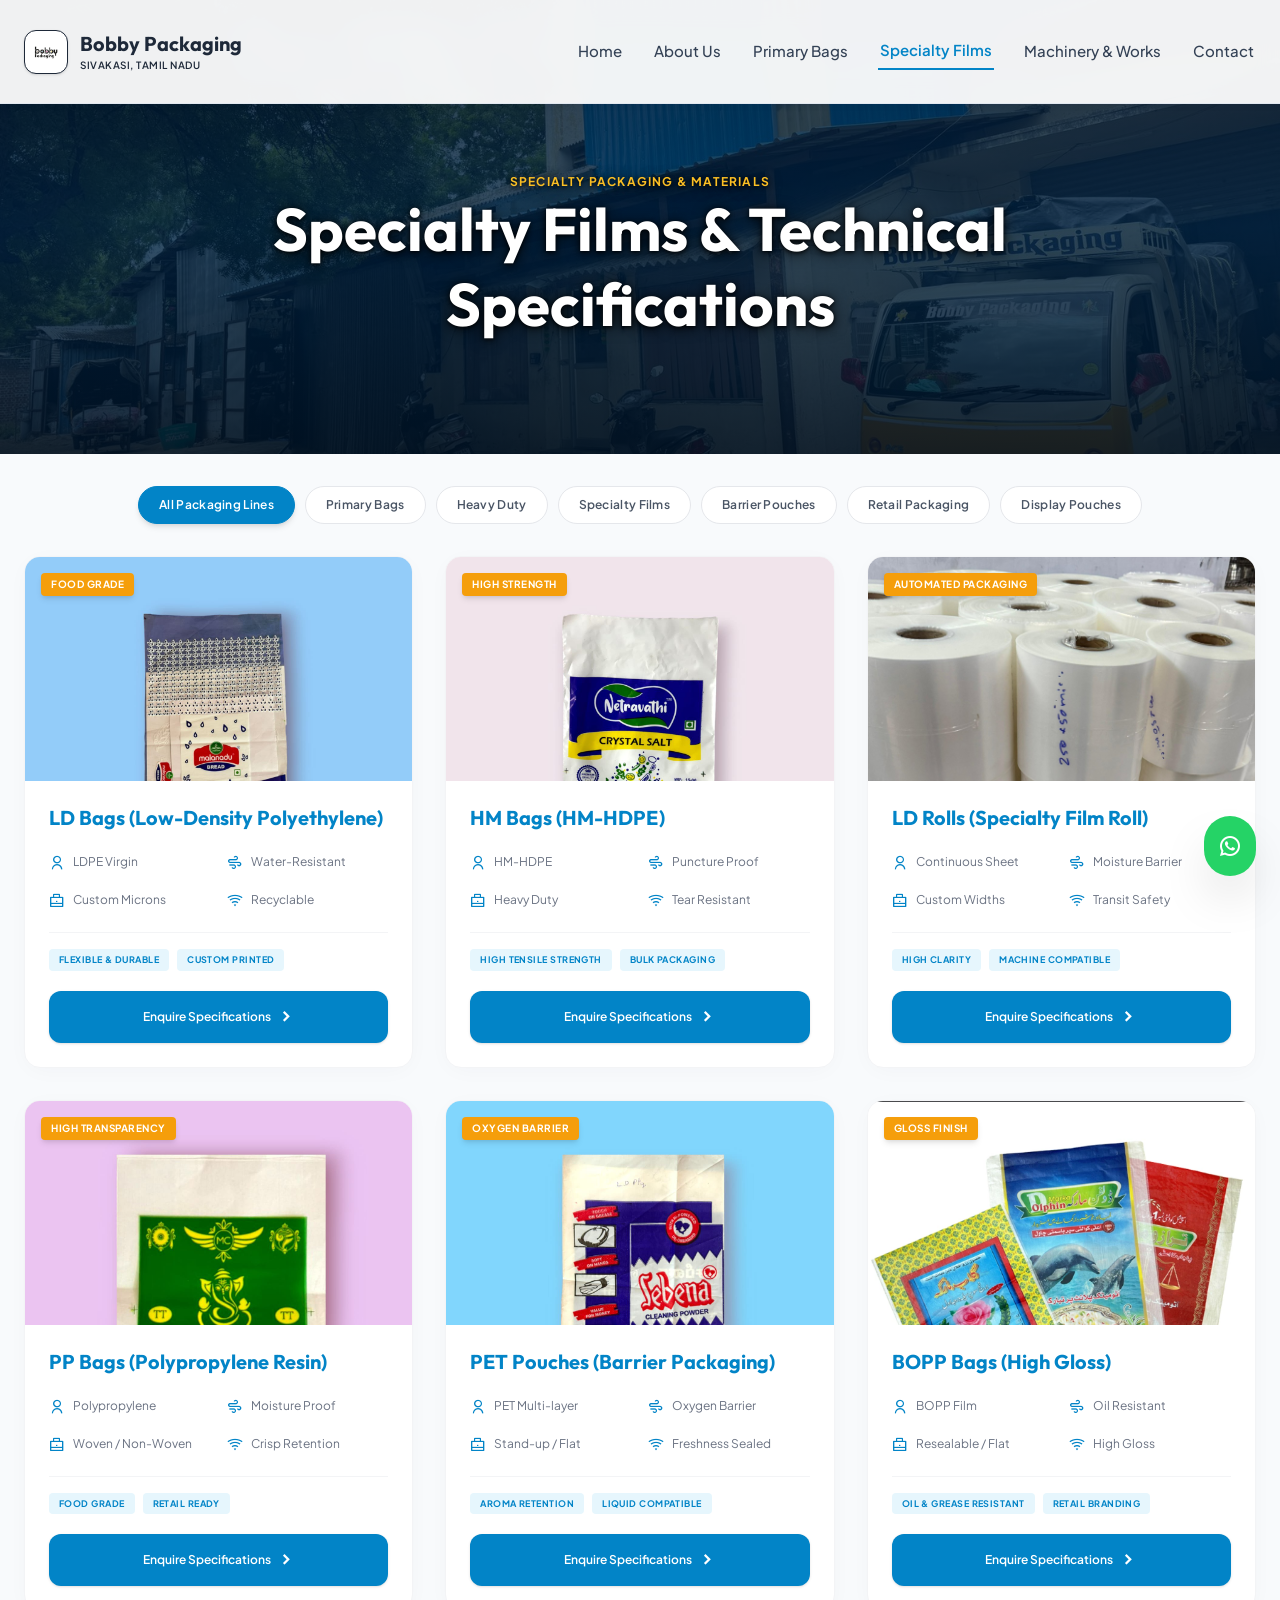
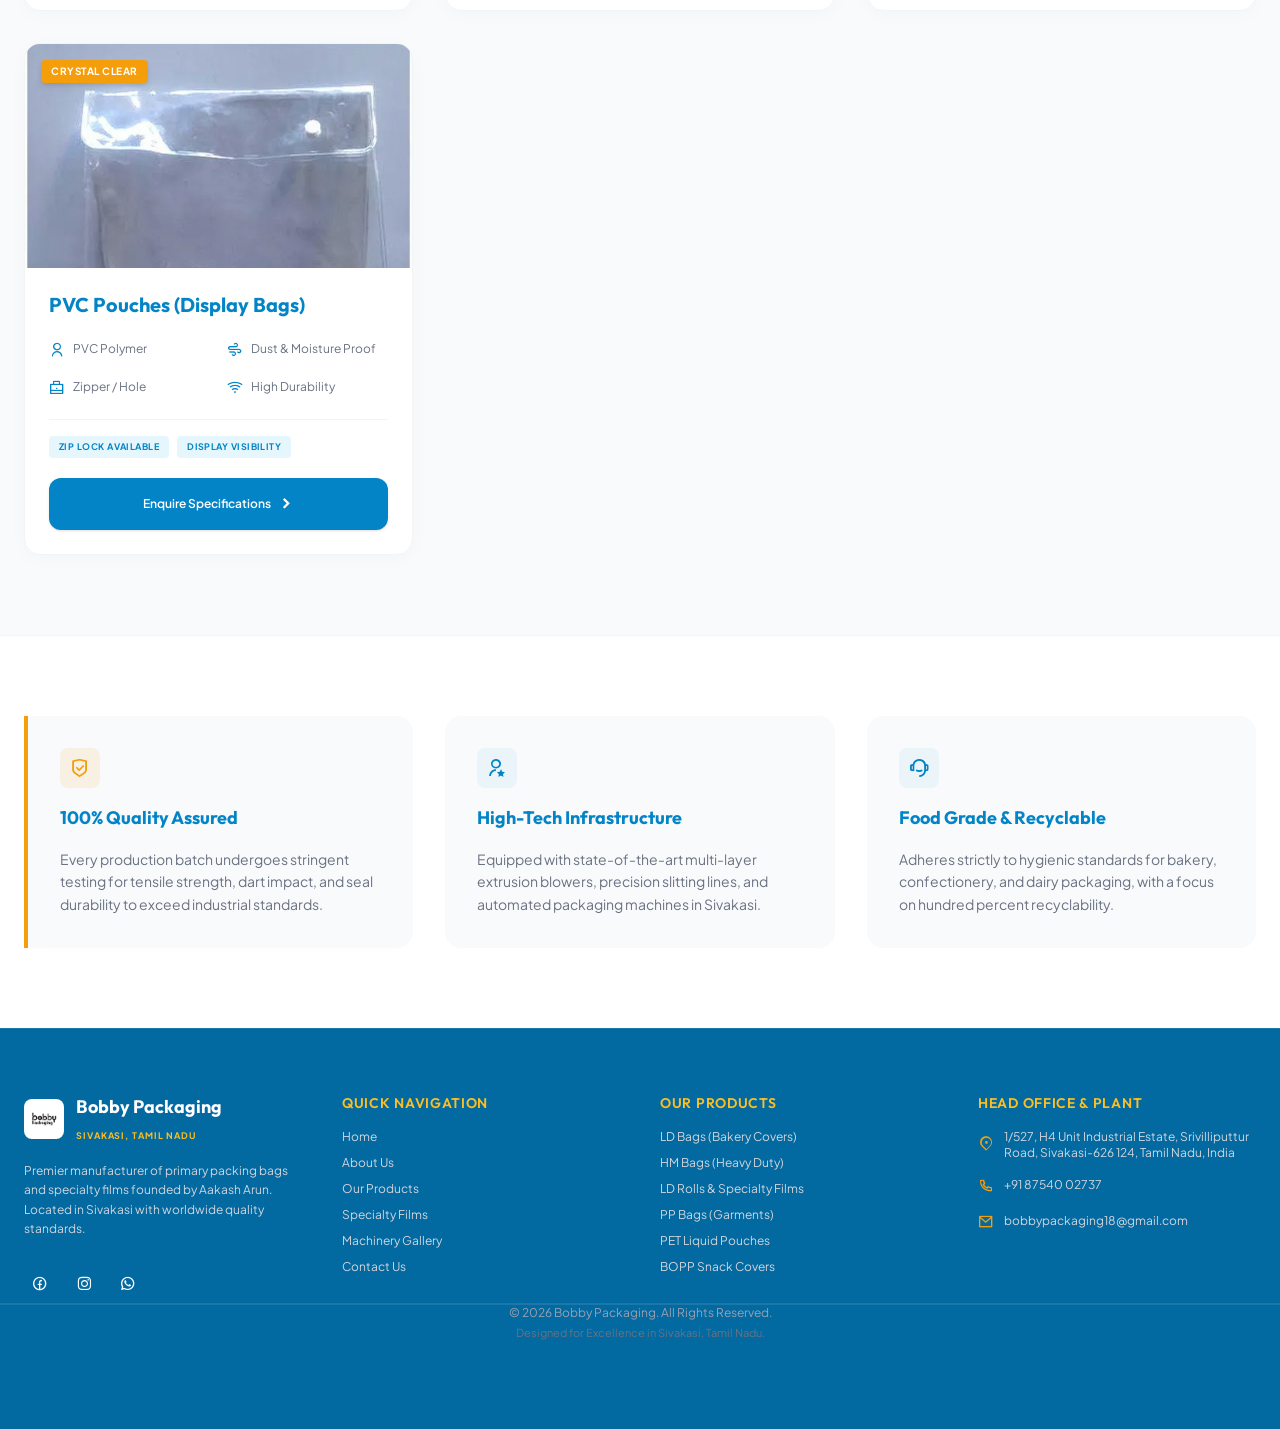
<file: films.html>
<!DOCTYPE html>
<html lang="en">
<head>
  <meta charset="UTF-8" />
  <meta name="viewport" content="width=device-width, initial-scale=1.0" />
  <title>Specialty Films & Technical Specifications | Bobby Packaging Sivakasi</title>
  <meta name="description" content="Explore technical specifications for Bobby Packaging continuous LD rolls, heavy-duty HM bags, food-grade PP covers, and barrier pouches manufactured in Sivakasi." />
  <meta name="theme-color" content="#002140" />

    <!-- Fonts & Icons -->
  <link rel="preconnect" href="https://fonts.googleapis.com" />
  <link rel="preconnect" href="https://fonts.gstatic.com" crossorigin />
  <link href="https://fonts.googleapis.com/css2?family=Outfit:wght@400;500;600;700;800;900&family=Plus+Jakarta+Sans:ital,wght@0,300;0,400;0,500;0,600;0,700;0,800;1,400;1,600&display=swap" rel="stylesheet" />
  <link rel="stylesheet" href="css/remixicon.css" />

  <!-- Stylesheet -->
  <link rel="stylesheet" href="css/style.css?v=2.0" />
  <!-- Scoped Component Stylesheets (Class names strictly related to file) -->
</head>
<body class="font-sans bg-slate-50 text-gray-800 antialiased overflow-x-hidden">

    <!-- Header / Navigation -->
  <header id="mainHeader" class="fixed top-0 left-0 w-full z-50 transition-all duration-300 bg-white/85 backdrop-blur-md border-b border-sky-100 shadow-sm py-4">
    <div class="max-w-7xl mx-auto px-6 flex items-center justify-between">
      <!-- Brand Logo -->
      <a href="index.html" class="flex items-center gap-3 group">
        <div class="w-11 h-11 bg-white rounded-xl p-1.5 shadow-sm flex items-center justify-center transition-transform group-hover:scale-105 border border-sky-100">
          <img src="images/logobg.png" alt="Bobby Packaging Logo" class="w-full h-full object-contain" />
        </div>
        <div>
          <span class="brand-title font-display text-xl font-bold tracking-tight text-slate-900 transition-colors">Bobby Packaging</span>
          <span class="brand-tagline text-[10px] tracking-wider uppercase font-semibold text-sky-600 hidden sm:block">Sivakasi, Tamil Nadu</span>
        </div>
      </a>

      <!-- Desktop Nav (Right Aligned) -->
      <nav id="navContainer" class="hidden lg:flex items-center gap-7 xl:gap-8 ml-auto">
        <a href="index.html" class="nav-link font-medium text-[15px] transition-colors py-1 text-slate-700 hover:text-sky-600">Home</a>
        <a href="about.html" class="nav-link font-medium text-[15px] transition-colors py-1 text-slate-700 hover:text-sky-600">About Us</a>
        <a href="products.html" class="nav-link font-medium text-[15px] transition-colors py-1 text-slate-700 hover:text-sky-600">Primary Bags</a>
        <a href="films.html" class="nav-link font-semibold text-[15px] transition-colors py-1 text-sky-600 border-b-2 border-sky-500">Specialty Films</a>
        <a href="gallery.html" class="nav-link font-medium text-[15px] transition-colors py-1 text-slate-700 hover:text-sky-600">Machinery & Works</a>
        <a href="contact.html" class="nav-link font-medium text-[15px] transition-colors py-1 text-slate-700 hover:text-sky-600">Contact</a>
      </nav>

      <!-- Mobile Hamburger Button -->
      <button id="menuToggle" class="lg:hidden text-slate-800 p-2 text-2xl focus:outline-none cursor-pointer" aria-label="Toggle navigation">
        <i class="ri-menu-line"></i>
      </button>
    </div>

    <!-- Mobile Drawer Menu -->
    <div id="mobileMenu" class="hidden lg:hidden bg-white/95 backdrop-blur-xl border-t border-sky-100 px-6 py-6 shadow-xl transition-all duration-300">
      <div class="flex flex-col gap-3 text-right">
        <a href="index.html" class="text-sm font-medium text-slate-700 hover:text-sky-600 py-2">Home</a>
        <a href="about.html" class="text-sm font-medium text-slate-700 hover:text-sky-600 py-2">About Us</a>
        <a href="products.html" class="text-sm font-medium text-slate-700 hover:text-sky-600 py-2">Primary Bags</a>
        <a href="films.html" class="text-sm font-semibold text-sky-600 py-2">Specialty Films</a>
        <a href="gallery.html" class="text-sm font-medium text-slate-700 hover:text-sky-600 py-2">Machinery & Works</a>
        <a href="contact.html" class="text-sm font-medium text-slate-700 hover:text-sky-600 py-2">Contact</a>
      </div>
    </div>
  </header>

  <!-- 1. Header Section with Background Image -->
  <section class="page-header-section relative text-center text-white bg-primary-dark overflow-hidden">
    <div 
      class="absolute inset-0 bg-cover bg-center bg-no-repeat"
      style="background-image: url('images/infrastructure.jpg')"
    >
      <div class="page-header-overlay"></div>
    </div>

    <div class="relative z-10 max-w-4xl mx-auto px-6 space-y-3">
      <span class="text-xs font-bold text-gold-light uppercase tracking-widest">
        Specialty Packaging & Materials
      </span>
      <h1 class="text-3xl md:text-5xl lg:text-6xl font-bold font-display leading-tight">
        Specialty Films & Technical Specifications
      </h1>
    </div>
  </section>

  <!-- 2. Filter Pills Section -->
  <section class="max-w-6xl mx-auto px-6 py-8 flex justify-center flex-wrap gap-2.5">
    <button class="film-filter-pill px-5 py-2.5 rounded-full text-xs font-semibold tracking-wide transition-all border cursor-pointer bg-primary text-white border-primary shadow-md" data-category="All">
      All Packaging Lines
    </button>
    <button class="film-filter-pill px-5 py-2.5 rounded-full text-xs font-semibold tracking-wide transition-all border cursor-pointer bg-white text-gray-600 border-gray-200 hover:border-primary hover:text-primary" data-category="Primary Bags">
      Primary Bags
    </button>
    <button class="film-filter-pill px-5 py-2.5 rounded-full text-xs font-semibold tracking-wide transition-all border cursor-pointer bg-white text-gray-600 border-gray-200 hover:border-primary hover:text-primary" data-category="Heavy Duty">
      Heavy Duty
    </button>
    <button class="film-filter-pill px-5 py-2.5 rounded-full text-xs font-semibold tracking-wide transition-all border cursor-pointer bg-white text-gray-600 border-gray-200 hover:border-primary hover:text-primary" data-category="Specialty Films">
      Specialty Films
    </button>
    <button class="film-filter-pill px-5 py-2.5 rounded-full text-xs font-semibold tracking-wide transition-all border cursor-pointer bg-white text-gray-600 border-gray-200 hover:border-primary hover:text-primary" data-category="Barrier Pouches">
      Barrier Pouches
    </button>
    <button class="film-filter-pill px-5 py-2.5 rounded-full text-xs font-semibold tracking-wide transition-all border cursor-pointer bg-white text-gray-600 border-gray-200 hover:border-primary hover:text-primary" data-category="Retail Packaging">
      Retail Packaging
    </button>
    <button class="film-filter-pill px-5 py-2.5 rounded-full text-xs font-semibold tracking-wide transition-all border cursor-pointer bg-white text-gray-600 border-gray-200 hover:border-primary hover:text-primary" data-category="Display Pouches">
      Display Pouches
    </button>
  </section>

  <!-- 3. Cards Grid Section -->
  <section class="max-w-7xl mx-auto px-6 pb-20">
    <div id="filmsGrid" class="grid grid-cols-1 md:grid-cols-2 lg:grid-cols-3 gap-8">

      <!-- Spec 1: LD Bags -->
      <div class="film-spec-card bg-white rounded-2xl overflow-hidden shadow-[0_4px_25px_-5px_rgba(0,33,64,0.04)] border border-gray-100 flex flex-col text-left group transition-all duration-300 hover:-translate-y-1 hover:shadow-[0_15px_35px_-8px_rgba(0,33,64,0.1)]" data-category="Primary Bags">
        <div class="h-56 overflow-hidden relative bg-slate-100">
          <img src="images/bread-cover-1.jpg" alt="LD Bags Spec" class="w-full h-full object-cover transition-transform duration-700 ease-out group-hover:scale-105" loading="lazy" />
          <span class="absolute top-4 left-4 bg-gold text-white font-sans text-[10px] font-bold px-2.5 py-1 rounded shadow-md uppercase tracking-wider">Food Grade</span>
        </div>
        <div class="p-6 flex-grow flex flex-col justify-between space-y-5">
          <div>
            <h3 class="text-xl font-bold font-display text-primary leading-tight">LD Bags (Low-Density Polyethylene)</h3>
            <div class="grid grid-cols-2 gap-y-3.5 gap-x-4 pt-5 pb-5 text-xs text-gray-500 font-sans border-b border-gray-100">
              <div class="flex items-center space-x-2"><i class="ri-user-line text-primary text-base"></i><span>LDPE Virgin</span></div>
              <div class="flex items-center space-x-2"><i class="ri-windy-line text-primary text-base"></i><span>Water-Resistant</span></div>
              <div class="flex items-center space-x-2"><i class="ri-briefcase-line text-primary text-base"></i><span>Custom Microns</span></div>
              <div class="flex items-center space-x-2"><i class="ri-wifi-line text-primary text-base"></i><span>Recyclable</span></div>
            </div>
            <div class="flex flex-wrap gap-2 pt-4">
              <span class="text-[9px] font-bold tracking-wider bg-secondary/10 text-secondary-dark px-2.5 py-1 rounded uppercase font-sans">Flexible & Durable</span>
              <span class="text-[9px] font-bold tracking-wider bg-secondary/10 text-secondary-dark px-2.5 py-1 rounded uppercase font-sans">Custom Printed</span>
            </div>
          </div>
          <button class="open-enquiry-modal w-full py-3 bg-primary hover:bg-primary-light text-white text-xs font-semibold rounded-xl flex items-center justify-center gap-1.5 transition-all cursor-pointer shadow-sm" data-product-title="LD Bags Specifications">
            <span>Enquire Specifications</span>
            <i class="ri-arrow-right-s-line text-lg"></i>
          </button>
        </div>
      </div>

      <!-- Spec 2: HM Bags -->
      <div class="film-spec-card bg-white rounded-2xl overflow-hidden shadow-[0_4px_25px_-5px_rgba(0,33,64,0.04)] border border-gray-100 flex flex-col text-left group transition-all duration-300 hover:-translate-y-1 hover:shadow-[0_15px_35px_-8px_rgba(0,33,64,0.1)]" data-category="Heavy Duty">
        <div class="h-56 overflow-hidden relative bg-slate-100">
          <img src="images/salt-cover.jpg" alt="HM Bags Spec" class="w-full h-full object-cover transition-transform duration-700 ease-out group-hover:scale-105" loading="lazy" />
          <span class="absolute top-4 left-4 bg-gold text-white font-sans text-[10px] font-bold px-2.5 py-1 rounded shadow-md uppercase tracking-wider">High Strength</span>
        </div>
        <div class="p-6 flex-grow flex flex-col justify-between space-y-5">
          <div>
            <h3 class="text-xl font-bold font-display text-primary leading-tight">HM Bags (HM-HDPE)</h3>
            <div class="grid grid-cols-2 gap-y-3.5 gap-x-4 pt-5 pb-5 text-xs text-gray-500 font-sans border-b border-gray-100">
              <div class="flex items-center space-x-2"><i class="ri-user-line text-primary text-base"></i><span>HM-HDPE</span></div>
              <div class="flex items-center space-x-2"><i class="ri-windy-line text-primary text-base"></i><span>Puncture Proof</span></div>
              <div class="flex items-center space-x-2"><i class="ri-briefcase-line text-primary text-base"></i><span>Heavy Duty</span></div>
              <div class="flex items-center space-x-2"><i class="ri-wifi-line text-primary text-base"></i><span>Tear Resistant</span></div>
            </div>
            <div class="flex flex-wrap gap-2 pt-4">
              <span class="text-[9px] font-bold tracking-wider bg-secondary/10 text-secondary-dark px-2.5 py-1 rounded uppercase font-sans">High Tensile Strength</span>
              <span class="text-[9px] font-bold tracking-wider bg-secondary/10 text-secondary-dark px-2.5 py-1 rounded uppercase font-sans">Bulk Packaging</span>
            </div>
          </div>
          <button class="open-enquiry-modal w-full py-3 bg-primary hover:bg-primary-light text-white text-xs font-semibold rounded-xl flex items-center justify-center gap-1.5 transition-all cursor-pointer shadow-sm" data-product-title="HM Bags Specifications">
            <span>Enquire Specifications</span>
            <i class="ri-arrow-right-s-line text-lg"></i>
          </button>
        </div>
      </div>

      <!-- Spec 3: LD Roll -->
      <div class="film-spec-card bg-white rounded-2xl overflow-hidden shadow-[0_4px_25px_-5px_rgba(0,33,64,0.04)] border border-gray-100 flex flex-col text-left group transition-all duration-300 hover:-translate-y-1 hover:shadow-[0_15px_35px_-8px_rgba(0,33,64,0.1)]" data-category="Specialty Films">
        <div class="h-56 overflow-hidden relative bg-slate-100">
          <img src="images/ld-roll2.jpg" alt="LD Roll Spec" class="w-full h-full object-cover transition-transform duration-700 ease-out group-hover:scale-105" loading="lazy" />
          <span class="absolute top-4 left-4 bg-gold text-white font-sans text-[10px] font-bold px-2.5 py-1 rounded shadow-md uppercase tracking-wider">Automated Packaging</span>
        </div>
        <div class="p-6 flex-grow flex flex-col justify-between space-y-5">
          <div>
            <h3 class="text-xl font-bold font-display text-primary leading-tight">LD Rolls (Specialty Film Roll)</h3>
            <div class="grid grid-cols-2 gap-y-3.5 gap-x-4 pt-5 pb-5 text-xs text-gray-500 font-sans border-b border-gray-100">
              <div class="flex items-center space-x-2"><i class="ri-user-line text-primary text-base"></i><span>Continuous Sheet</span></div>
              <div class="flex items-center space-x-2"><i class="ri-windy-line text-primary text-base"></i><span>Moisture Barrier</span></div>
              <div class="flex items-center space-x-2"><i class="ri-briefcase-line text-primary text-base"></i><span>Custom Widths</span></div>
              <div class="flex items-center space-x-2"><i class="ri-wifi-line text-primary text-base"></i><span>Transit Safety</span></div>
            </div>
            <div class="flex flex-wrap gap-2 pt-4">
              <span class="text-[9px] font-bold tracking-wider bg-secondary/10 text-secondary-dark px-2.5 py-1 rounded uppercase font-sans">High Clarity</span>
              <span class="text-[9px] font-bold tracking-wider bg-secondary/10 text-secondary-dark px-2.5 py-1 rounded uppercase font-sans">Machine Compatible</span>
            </div>
          </div>
          <button class="open-enquiry-modal w-full py-3 bg-primary hover:bg-primary-light text-white text-xs font-semibold rounded-xl flex items-center justify-center gap-1.5 transition-all cursor-pointer shadow-sm" data-product-title="LD Rolls Specifications">
            <span>Enquire Specifications</span>
            <i class="ri-arrow-right-s-line text-lg"></i>
          </button>
        </div>
      </div>

      <!-- Spec 4: PP Bags -->
      <div class="film-spec-card bg-white rounded-2xl overflow-hidden shadow-[0_4px_25px_-5px_rgba(0,33,64,0.04)] border border-gray-100 flex flex-col text-left group transition-all duration-300 hover:-translate-y-1 hover:shadow-[0_15px_35px_-8px_rgba(0,33,64,0.1)]" data-category="Primary Bags">
        <div class="h-56 overflow-hidden relative bg-slate-100">
          <img src="images/devinity-product-covers.jpg" alt="PP Bags Spec" class="w-full h-full object-cover transition-transform duration-700 ease-out group-hover:scale-105" loading="lazy" />
          <span class="absolute top-4 left-4 bg-gold text-white font-sans text-[10px] font-bold px-2.5 py-1 rounded shadow-md uppercase tracking-wider">High Transparency</span>
        </div>
        <div class="p-6 flex-grow flex flex-col justify-between space-y-5">
          <div>
            <h3 class="text-xl font-bold font-display text-primary leading-tight">PP Bags (Polypropylene Resin)</h3>
            <div class="grid grid-cols-2 gap-y-3.5 gap-x-4 pt-5 pb-5 text-xs text-gray-500 font-sans border-b border-gray-100">
              <div class="flex items-center space-x-2"><i class="ri-user-line text-primary text-base"></i><span>Polypropylene</span></div>
              <div class="flex items-center space-x-2"><i class="ri-windy-line text-primary text-base"></i><span>Moisture Proof</span></div>
              <div class="flex items-center space-x-2"><i class="ri-briefcase-line text-primary text-base"></i><span>Woven / Non-Woven</span></div>
              <div class="flex items-center space-x-2"><i class="ri-wifi-line text-primary text-base"></i><span>Crisp Retention</span></div>
            </div>
            <div class="flex flex-wrap gap-2 pt-4">
              <span class="text-[9px] font-bold tracking-wider bg-secondary/10 text-secondary-dark px-2.5 py-1 rounded uppercase font-sans">Food Grade</span>
              <span class="text-[9px] font-bold tracking-wider bg-secondary/10 text-secondary-dark px-2.5 py-1 rounded uppercase font-sans">Retail Ready</span>
            </div>
          </div>
          <button class="open-enquiry-modal w-full py-3 bg-primary hover:bg-primary-light text-white text-xs font-semibold rounded-xl flex items-center justify-center gap-1.5 transition-all cursor-pointer shadow-sm" data-product-title="PP Bags Specifications">
            <span>Enquire Specifications</span>
            <i class="ri-arrow-right-s-line text-lg"></i>
          </button>
        </div>
      </div>

      <!-- Spec 5: PET Pouches -->
      <div class="film-spec-card bg-white rounded-2xl overflow-hidden shadow-[0_4px_25px_-5px_rgba(0,33,64,0.04)] border border-gray-100 flex flex-col text-left group transition-all duration-300 hover:-translate-y-1 hover:shadow-[0_15px_35px_-8px_rgba(0,33,64,0.1)]" data-category="Barrier Pouches">
        <div class="h-56 overflow-hidden relative bg-slate-100">
          <img src="images/detergent-bags.jpg" alt="PET Pouches Spec" class="w-full h-full object-cover transition-transform duration-700 ease-out group-hover:scale-105" loading="lazy" />
          <span class="absolute top-4 left-4 bg-gold text-white font-sans text-[10px] font-bold px-2.5 py-1 rounded shadow-md uppercase tracking-wider">Oxygen Barrier</span>
        </div>
        <div class="p-6 flex-grow flex flex-col justify-between space-y-5">
          <div>
            <h3 class="text-xl font-bold font-display text-primary leading-tight">PET Pouches (Barrier Packaging)</h3>
            <div class="grid grid-cols-2 gap-y-3.5 gap-x-4 pt-5 pb-5 text-xs text-gray-500 font-sans border-b border-gray-100">
              <div class="flex items-center space-x-2"><i class="ri-user-line text-primary text-base"></i><span>PET Multi-layer</span></div>
              <div class="flex items-center space-x-2"><i class="ri-windy-line text-primary text-base"></i><span>Oxygen Barrier</span></div>
              <div class="flex items-center space-x-2"><i class="ri-briefcase-line text-primary text-base"></i><span>Stand-up / Flat</span></div>
              <div class="flex items-center space-x-2"><i class="ri-wifi-line text-primary text-base"></i><span>Freshness Sealed</span></div>
            </div>
            <div class="flex flex-wrap gap-2 pt-4">
              <span class="text-[9px] font-bold tracking-wider bg-secondary/10 text-secondary-dark px-2.5 py-1 rounded uppercase font-sans">Aroma Retention</span>
              <span class="text-[9px] font-bold tracking-wider bg-secondary/10 text-secondary-dark px-2.5 py-1 rounded uppercase font-sans">Liquid Compatible</span>
            </div>
          </div>
          <button class="open-enquiry-modal w-full py-3 bg-primary hover:bg-primary-light text-white text-xs font-semibold rounded-xl flex items-center justify-center gap-1.5 transition-all cursor-pointer shadow-sm" data-product-title="PET Pouches Specifications">
            <span>Enquire Specifications</span>
            <i class="ri-arrow-right-s-line text-lg"></i>
          </button>
        </div>
      </div>

      <!-- Spec 6: BOPP Bags -->
      <div class="film-spec-card bg-white rounded-2xl overflow-hidden shadow-[0_4px_25px_-5px_rgba(0,33,64,0.04)] border border-gray-100 flex flex-col text-left group transition-all duration-300 hover:-translate-y-1 hover:shadow-[0_15px_35px_-8px_rgba(0,33,64,0.1)]" data-category="Retail Packaging">
        <div class="h-56 overflow-hidden relative bg-slate-100">
          <img src="images/boppbag.png" alt="BOPP Bags Spec" class="w-full h-full object-cover transition-transform duration-700 ease-out group-hover:scale-105" loading="lazy" />
          <span class="absolute top-4 left-4 bg-gold text-white font-sans text-[10px] font-bold px-2.5 py-1 rounded shadow-md uppercase tracking-wider">Gloss Finish</span>
        </div>
        <div class="p-6 flex-grow flex flex-col justify-between space-y-5">
          <div>
            <h3 class="text-xl font-bold font-display text-primary leading-tight">BOPP Bags (High Gloss)</h3>
            <div class="grid grid-cols-2 gap-y-3.5 gap-x-4 pt-5 pb-5 text-xs text-gray-500 font-sans border-b border-gray-100">
              <div class="flex items-center space-x-2"><i class="ri-user-line text-primary text-base"></i><span>BOPP Film</span></div>
              <div class="flex items-center space-x-2"><i class="ri-windy-line text-primary text-base"></i><span>Oil Resistant</span></div>
              <div class="flex items-center space-x-2"><i class="ri-briefcase-line text-primary text-base"></i><span>Resealable / Flat</span></div>
              <div class="flex items-center space-x-2"><i class="ri-wifi-line text-primary text-base"></i><span>High Gloss</span></div>
            </div>
            <div class="flex flex-wrap gap-2 pt-4">
              <span class="text-[9px] font-bold tracking-wider bg-secondary/10 text-secondary-dark px-2.5 py-1 rounded uppercase font-sans">Oil & Grease Resistant</span>
              <span class="text-[9px] font-bold tracking-wider bg-secondary/10 text-secondary-dark px-2.5 py-1 rounded uppercase font-sans">Retail Branding</span>
            </div>
          </div>
          <button class="open-enquiry-modal w-full py-3 bg-primary hover:bg-primary-light text-white text-xs font-semibold rounded-xl flex items-center justify-center gap-1.5 transition-all cursor-pointer shadow-sm" data-product-title="BOPP Bags Specifications">
            <span>Enquire Specifications</span>
            <i class="ri-arrow-right-s-line text-lg"></i>
          </button>
        </div>
      </div>

      <!-- Spec 7: PVC Pouches -->
      <div class="film-spec-card bg-white rounded-2xl overflow-hidden shadow-[0_4px_25px_-5px_rgba(0,33,64,0.04)] border border-gray-100 flex flex-col text-left group transition-all duration-300 hover:-translate-y-1 hover:shadow-[0_15px_35px_-8px_rgba(0,33,64,0.1)]" data-category="Display Pouches">
        <div class="h-56 overflow-hidden relative bg-slate-100">
          <img src="images/pvc.webp" alt="PVC Pouches Spec" class="w-full h-full object-cover transition-transform duration-700 ease-out group-hover:scale-105" loading="lazy" />
          <span class="absolute top-4 left-4 bg-gold text-white font-sans text-[10px] font-bold px-2.5 py-1 rounded shadow-md uppercase tracking-wider">Crystal Clear</span>
        </div>
        <div class="p-6 flex-grow flex flex-col justify-between space-y-5">
          <div>
            <h3 class="text-xl font-bold font-display text-primary leading-tight">PVC Pouches (Display Bags)</h3>
            <div class="grid grid-cols-2 gap-y-3.5 gap-x-4 pt-5 pb-5 text-xs text-gray-500 font-sans border-b border-gray-100">
              <div class="flex items-center space-x-2"><i class="ri-user-line text-primary text-base"></i><span>PVC Polymer</span></div>
              <div class="flex items-center space-x-2"><i class="ri-windy-line text-primary text-base"></i><span>Dust & Moisture Proof</span></div>
              <div class="flex items-center space-x-2"><i class="ri-briefcase-line text-primary text-base"></i><span>Zipper / Hole</span></div>
              <div class="flex items-center space-x-2"><i class="ri-wifi-line text-primary text-base"></i><span>High Durability</span></div>
            </div>
            <div class="flex flex-wrap gap-2 pt-4">
              <span class="text-[9px] font-bold tracking-wider bg-secondary/10 text-secondary-dark px-2.5 py-1 rounded uppercase font-sans">Zip Lock Available</span>
              <span class="text-[9px] font-bold tracking-wider bg-secondary/10 text-secondary-dark px-2.5 py-1 rounded uppercase font-sans">Display Visibility</span>
            </div>
          </div>
          <button class="open-enquiry-modal w-full py-3 bg-primary hover:bg-primary-light text-white text-xs font-semibold rounded-xl flex items-center justify-center gap-1.5 transition-all cursor-pointer shadow-sm" data-product-title="PVC Pouches Specifications">
            <span>Enquire Specifications</span>
            <i class="ri-arrow-right-s-line text-lg"></i>
          </button>
        </div>
      </div>

    </div>
  </section>

  <!-- 4. Quality & Infrastructure Highlights -->
  <section class="py-20 bg-white border-t border-gray-100">
    <div class="max-w-7xl mx-auto px-6 grid grid-cols-1 lg:grid-cols-3 gap-8">
      
      <!-- Certified Quality -->
      <div class="bg-slate-50 border-l-4 border-gold p-8 rounded-r-2xl text-left space-y-4 shadow-[0_4px_25px_-5px_rgba(0,33,64,0.01)]">
        <div class="bg-gold/10 text-gold w-10 h-10 rounded-lg flex items-center justify-center">
          <i class="ri-shield-check-line text-xl"></i>
        </div>
        <h3 class="text-lg font-bold font-display text-primary">100% Quality Assured</h3>
        <p class="text-xs md:text-sm text-gray-500 font-sans leading-relaxed">
          Every production batch undergoes stringent testing for tensile strength, dart impact, and seal durability to exceed industrial standards.
        </p>
      </div>

      <!-- High-Tech Machinery -->
      <div class="bg-slate-50 p-8 rounded-2xl text-left space-y-4">
        <div class="bg-primary/5 text-primary w-10 h-10 rounded-lg flex items-center justify-center">
          <i class="ri-user-star-line text-xl"></i>
        </div>
        <h3 class="text-lg font-bold font-display text-primary">High-Tech Infrastructure</h3>
        <p class="text-xs md:text-sm text-gray-500 font-sans leading-relaxed">
          Equipped with state-of-the-art multi-layer extrusion blowers, precision slitting lines, and automated packaging machines in Sivakasi.
        </p>
      </div>

      <!-- Food Grade & Recyclable -->
      <div class="bg-slate-50 p-8 rounded-2xl text-left space-y-4">
        <div class="bg-primary/5 text-primary w-10 h-10 rounded-lg flex items-center justify-center">
          <i class="ri-customer-service-2-line text-xl"></i>
        </div>
        <h3 class="text-lg font-bold font-display text-primary">Food Grade & Recyclable</h3>
        <p class="text-xs md:text-sm text-gray-500 font-sans leading-relaxed">
          Adheres strictly to hygienic standards for bakery, confectionery, and dairy packaging, with a focus on hundred percent recyclability.
        </p>
      </div>

    </div>
  </section>

  <!-- Footer -->
  <footer class="bg-primary-dark text-white pt-16 pb-12 border-t border-white/10">
    <div class="max-w-7xl mx-auto px-6 grid grid-cols-1 md:grid-cols-2 lg:grid-cols-4 gap-10 pb-12 border-b border-white/10">
      <div class="space-y-4">
        <div class="flex items-center gap-3">
          <div class="w-10 h-10 bg-white rounded-lg p-1 flex items-center justify-center">
            <img src="images/logobg.png" alt="Bobby Packaging" class="w-full h-full object-contain" />
          </div>
          <div>
            <span class="font-display text-lg font-bold tracking-tight text-white block">Bobby Packaging</span>
            <span class="text-[9px] tracking-widest uppercase font-bold text-gold-light">Sivakasi, Tamil Nadu</span>
          </div>
        </div>
        <p class="text-xs text-gray-300 leading-relaxed font-sans">
          Premier manufacturer of primary packing bags and specialty films founded by Aakash Arun. Located in Sivakasi with worldwide quality standards.
        </p>
        <div class="flex space-x-3 pt-2">
          <a href="#" target="_blank" class="bg-white/10 hover:bg-gold p-2 rounded-lg text-white transition-colors" aria-label="Facebook"><i class="ri-facebook-circle-line"></i></a>
          <a href="#" target="_blank" class="bg-white/10 hover:bg-gold p-2 rounded-lg text-white transition-colors" aria-label="Instagram"><i class="ri-instagram-line"></i></a>
          <a href="tel:+918754002737" target="_blank" class="bg-white/10 hover:bg-gold p-2 rounded-lg text-white transition-colors" aria-label="WhatsApp"><i class="ri-whatsapp-line"></i></a>
        </div>
      </div>

      <div>
        <h4 class="text-sm font-semibold tracking-wider uppercase text-gold-light mb-4">Quick Navigation</h4>
        <ul class="space-y-2.5 text-xs text-gray-300">
          <li><a href="index.html" class="hover:text-white transition-colors">Home</a></li>
          <li><a href="about.html" class="hover:text-white transition-colors">About Us</a></li>
          <li><a href="products.html" class="hover:text-white transition-colors">Our Products</a></li>
          <li><a href="films.html" class="hover:text-white transition-colors">Specialty Films</a></li>
          <li><a href="gallery.html" class="hover:text-white transition-colors">Machinery Gallery</a></li>
          <li><a href="contact.html" class="hover:text-white transition-colors">Contact Us</a></li>
        </ul>
      </div>

      <div>
        <h4 class="text-sm font-semibold tracking-wider uppercase text-gold-light mb-4">Our Products</h4>
        <ul class="space-y-2.5 text-xs text-gray-300">
          <li><a href="products.html" class="hover:text-white transition-colors">LD Bags (Bakery Covers)</a></li>
          <li><a href="products.html" class="hover:text-white transition-colors">HM Bags (Heavy Duty)</a></li>
          <li><a href="films.html" class="hover:text-white transition-colors">LD Rolls & Specialty Films</a></li>
          <li><a href="products.html" class="hover:text-white transition-colors">PP Bags (Garments)</a></li>
          <li><a href="products.html" class="hover:text-white transition-colors">PET Liquid Pouches</a></li>
          <li><a href="products.html" class="hover:text-white transition-colors">BOPP Snack Covers</a></li>
        </ul>
      </div>

      <div>
        <h4 class="text-sm font-semibold tracking-wider uppercase text-gold-light mb-4">Head Office & Plant</h4>
        <div class="space-y-3 text-xs text-gray-300">
          <p class="flex items-start gap-2.5">
            <i class="ri-map-pin-2-line text-gold text-base shrink-0 mt-0.5"></i>
            <span>1/527, H4 Unit Industrial Estate, Srivilliputtur Road, Sivakasi-626 124, Tamil Nadu, India</span>
          </p>
          <p class="flex items-center gap-2.5">
            <i class="ri-phone-line text-gold text-base shrink-0"></i>
            <a href="tel:+918754002737" class="hover:text-white">+91 87540 02737</a>
          </p>
          <p class="flex items-center gap-2.5">
            <i class="ri-mail-line text-gold text-base shrink-0"></i>
            <a href="mailto:bobbypackaging18@gmail.com" class="hover:text-white">bobbypackaging18@gmail.com</a>
          </p>
        </div>
      </div>
    </div>

        <!-- Copyright (Center Aligned) -->
    <div class="footer-copyright-section max-w-7xl mx-auto px-6 pt-8 flex flex-col items-center justify-center text-center text-xs text-gray-400 gap-2 border-t border-white/10 mt-8">
      <div>© 2026 Bobby Packaging. All Rights Reserved.</div>
      <div class="text-[11px] text-gray-500">Designed for Excellence in Sivakasi, Tamil Nadu.</div>
    </div>
  </footer>

  <!-- Enquiry Modal Overlay -->
  <div id="enquiryModal" class="hidden fixed inset-0 z-50 flex items-center justify-center p-4 overflow-y-auto">
    <div class="modal-backdrop fixed inset-0 bg-primary/50 backdrop-blur-sm cursor-pointer"></div>
    <div class="bg-white rounded-3xl shadow-2xl overflow-hidden w-full max-w-lg relative z-10 text-left font-sans p-6 md:p-8">
      <div class="flex items-center justify-between pb-4 border-b border-gray-100">
        <div>
          <h3 class="text-xl font-bold font-display text-primary">Get Technical Specifications & Quote</h3>
          <p class="preset-note text-xs text-gold font-semibold mt-0.5 hidden"></p>
        </div>
        <button class="close-modal text-gray-400 hover:text-gray-700 text-2xl transition-colors cursor-pointer">
          <i class="ri-close-line"></i>
        </button>
      </div>

      <div class="enquiry-success hidden py-8 text-center space-y-4">
        <i class="ri-checkbox-circle-fill text-5xl text-secondary"></i>
        <h4 class="text-xl font-bold font-display text-primary">Enquiry Submitted!</h4>
        <p class="text-xs text-gray-500 font-sans leading-relaxed max-w-xs mx-auto">
          WhatsApp will open with your requirements. Our sales desk will respond with factory quotation shortly.
        </p>
        <button class="close-modal bg-primary text-white text-xs font-bold px-6 py-2.5 rounded-full cursor-pointer">
          Done
        </button>
      </div>

      <form class="space-y-4 pt-4">
        <div>
          <label class="block text-xs font-semibold text-gray-600 mb-1">Full Name *</label>
          <input type="text" name="name" required placeholder="Your Name" class="w-full px-4 py-2.5 bg-slate-50 border border-gray-200 rounded-xl text-xs text-gray-800 focus:outline-none focus:border-primary" />
        </div>
        <div class="grid grid-cols-1 sm:grid-cols-2 gap-3">
          <div>
            <label class="block text-xs font-semibold text-gray-600 mb-1">Mobile / WhatsApp *</label>
            <input type="tel" name="phone" required placeholder="+91 98765 43210" class="w-full px-4 py-2.5 bg-slate-50 border border-gray-200 rounded-xl text-xs text-gray-800 focus:outline-none focus:border-primary" />
          </div>
          <div>
            <label class="block text-xs font-semibold text-gray-600 mb-1">Email Address</label>
            <input type="email" name="email" placeholder="name@company.com" class="w-full px-4 py-2.5 bg-slate-50 border border-gray-200 rounded-xl text-xs text-gray-800 focus:outline-none focus:border-primary" />
          </div>
        </div>
        <div>
          <label class="block text-xs font-semibold text-gray-600 mb-1">Product Requirement</label>
          <input type="text" name="requirement" placeholder="e.g. LD Rolls / Width / Microns" class="w-full px-4 py-2.5 bg-slate-50 border border-gray-200 rounded-xl text-xs text-gray-800 focus:outline-none focus:border-primary" />
        </div>
        <div>
          <label class="block text-xs font-semibold text-gray-600 mb-1">Dimensions, Quantity & Notes</label>
          <textarea name="message" rows="3" placeholder="Tell us roll widths, quantity, microns, or machine requirements..." class="w-full px-4 py-2.5 bg-slate-50 border border-gray-200 rounded-xl text-xs text-gray-800 focus:outline-none focus:border-primary"></textarea>
        </div>
        <button type="submit" class="w-full bg-[#25D366] hover:bg-[#20ba56] text-white text-xs font-bold py-3.5 rounded-xl transition-all cursor-pointer shadow-md flex items-center justify-center gap-2">
          <i class="ri-whatsapp-line text-base"></i>
          <span>Submit via WhatsApp</span>
        </button>
      </form>
    </div>
  </div>

  <!-- Floating WhatsApp Action Pill -->
  <a href="#enquiryModal" class="open-enquiry-modal fixed bottom-6 right-6 z-40 bg-[#25D366] hover:bg-[#20ba56] text-white p-3.5 rounded-full shadow-2xl flex items-center gap-2 transition-transform hover:scale-105 group" aria-label="WhatsApp Us">
    <i class="ri-whatsapp-line text-2xl"></i>
    <span class="text-xs font-bold pr-1 hidden group-hover:inline-block transition-all">Chat with us</span>
  </a>

  <!-- Back to top -->
  <button id="backToTopBtn" class="fixed bottom-6 left-6 z-40 bg-primary hover:bg-primary-light text-white p-3 rounded-full shadow-xl opacity-0 pointer-events-none transition-all duration-300 cursor-pointer" aria-label="Back to top">
    <i class="ri-arrow-up-line text-lg"></i>
  </button>

  <!-- Application Logic -->
  <script src="js/main.js"></script>
</body>
</html>
</file>
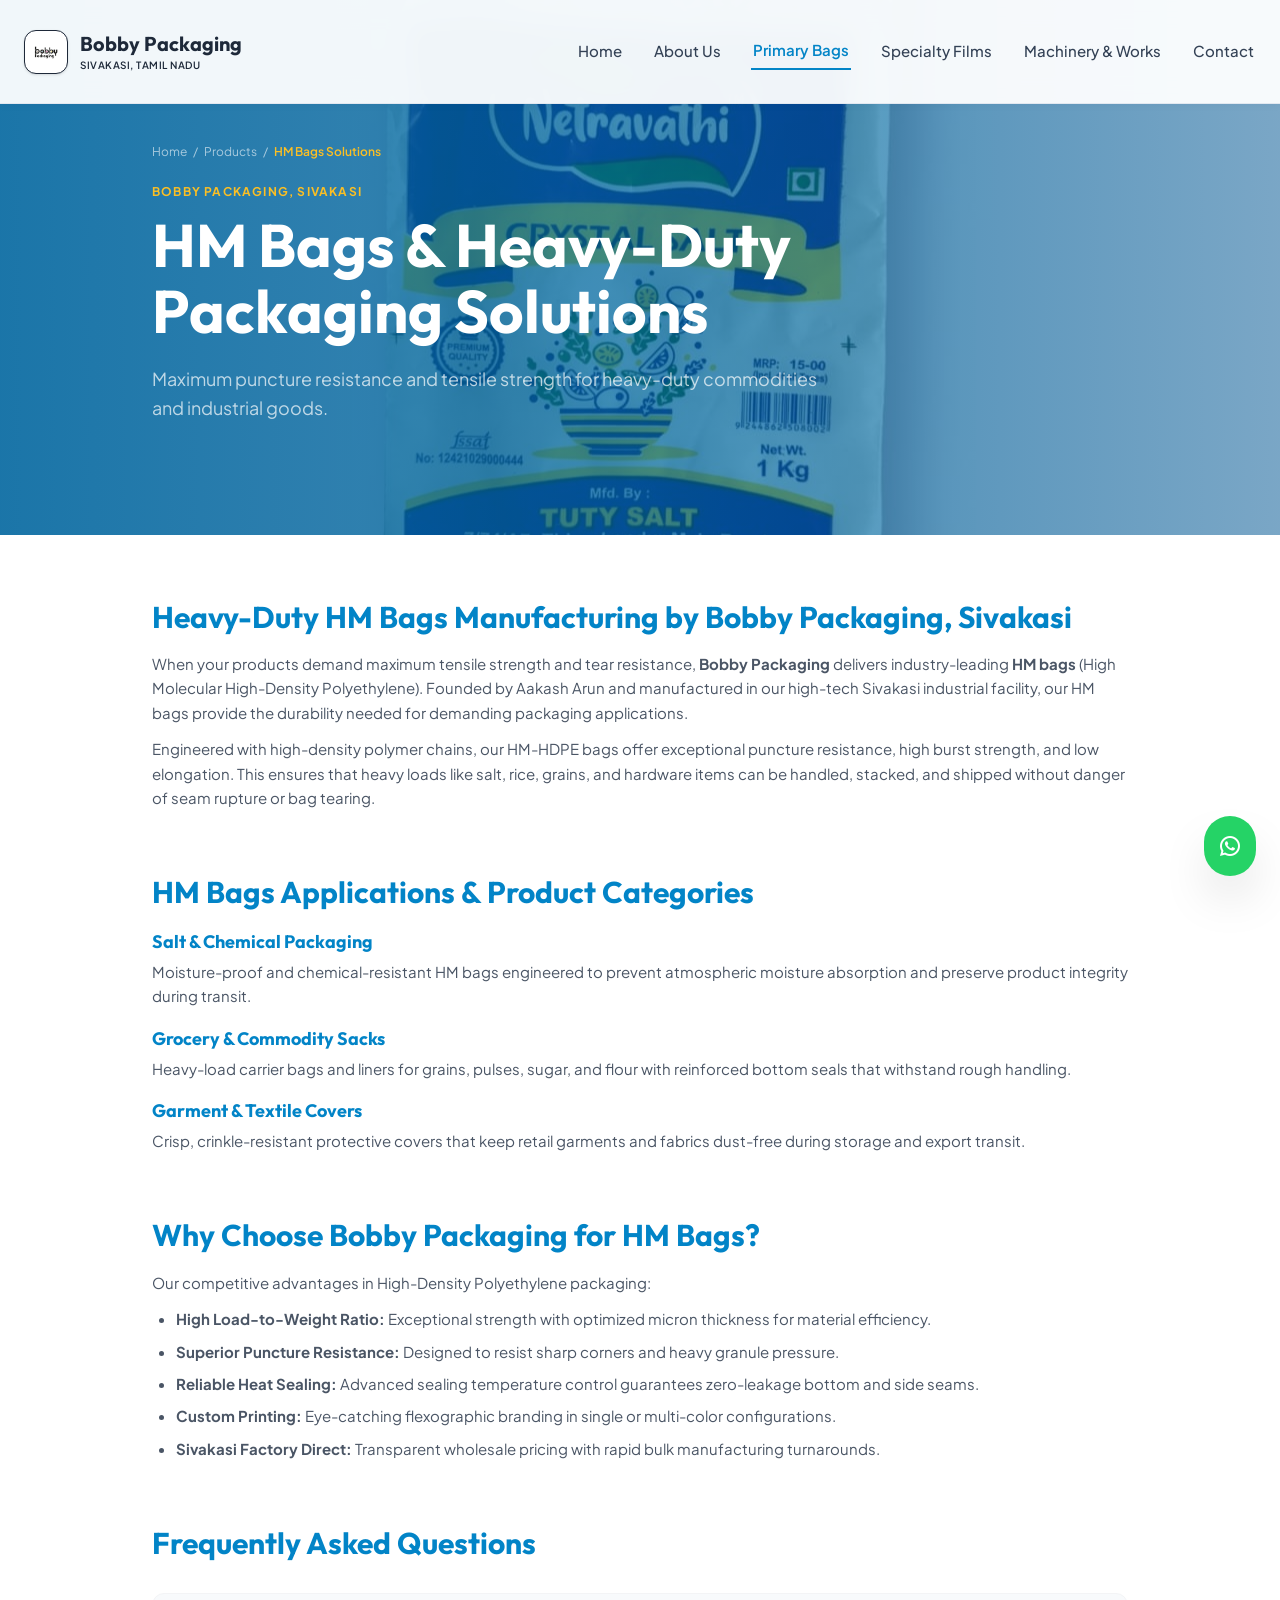
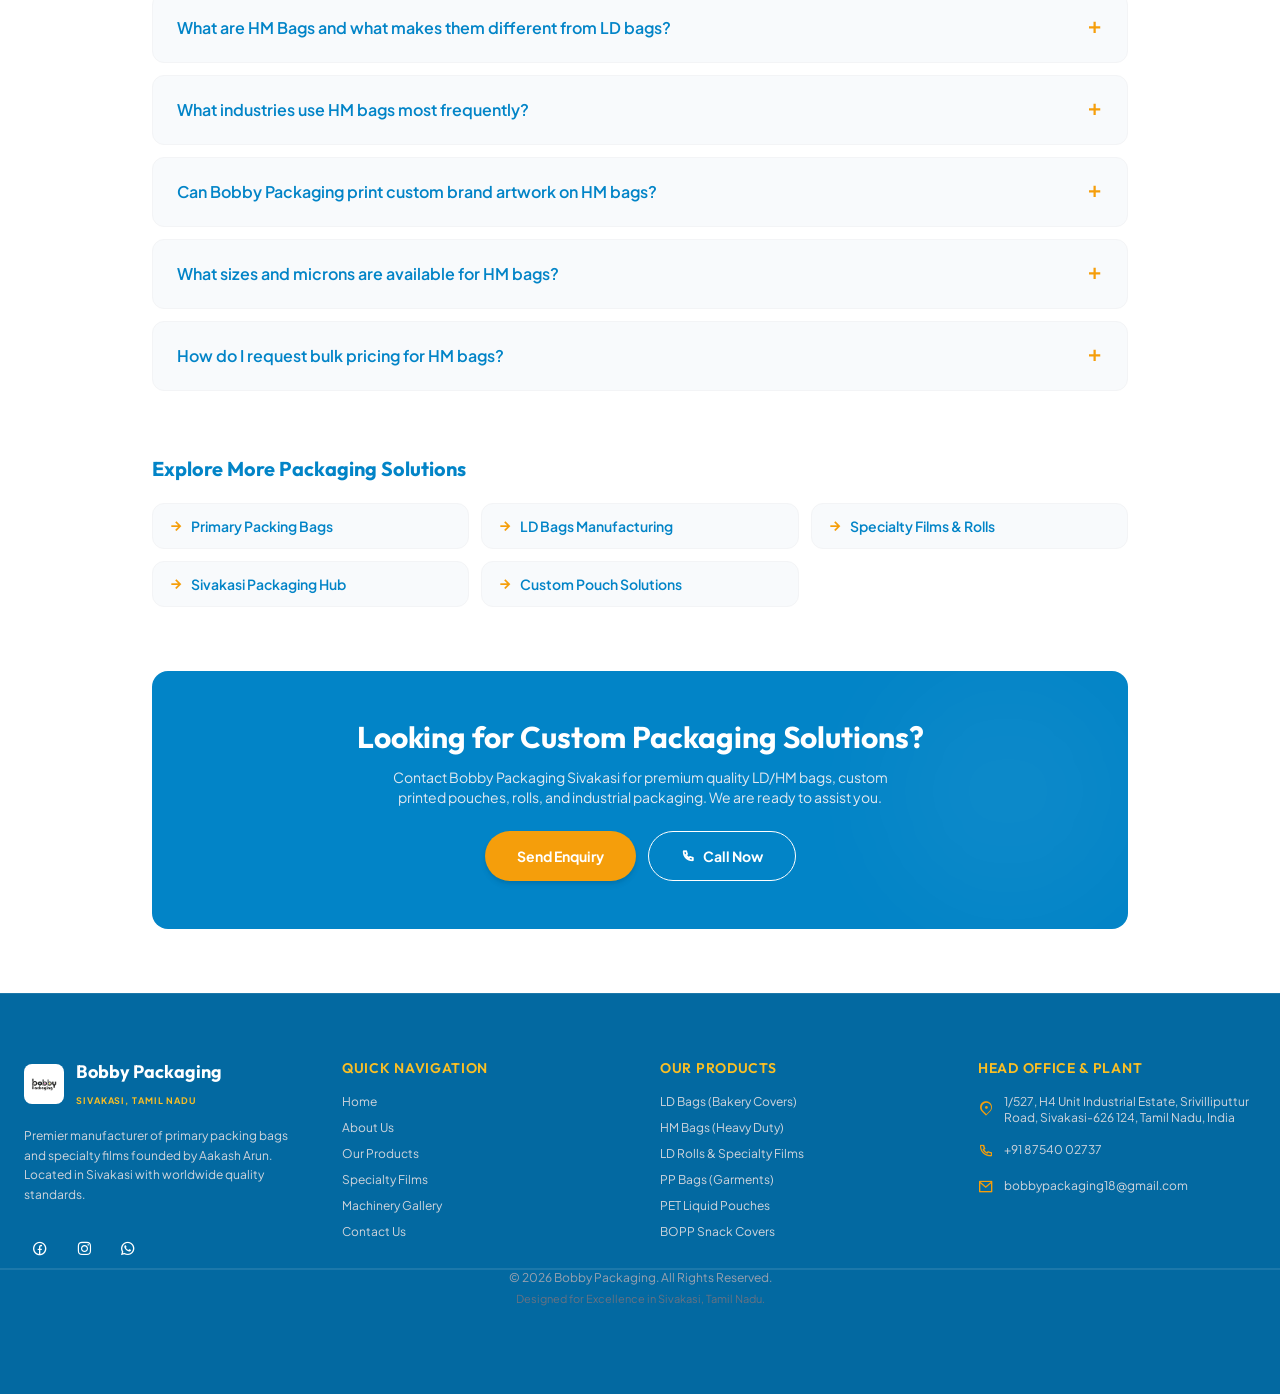
<file: hm-bags-heavy-duty.html>
<!DOCTYPE html>
<html lang="en">
<head>
  <meta charset="UTF-8" />
  <meta name="viewport" content="width=device-width, initial-scale=1.0" />
  <title>HM Bags Manufacturer Sivakasi - Bobby Packaging</title>
  <meta name="description" content="Heavy-duty HM-HDPE bags, salt covers, grocery bags, and industrial liners manufactured in Sivakasi. Call +91 87540 02737." />
  <meta name="theme-color" content="#002140" />

    <!-- Fonts & Icons -->
  <link rel="preconnect" href="https://fonts.googleapis.com" />
  <link rel="preconnect" href="https://fonts.gstatic.com" crossorigin />
  <link href="https://fonts.googleapis.com/css2?family=Outfit:wght@400;500;600;700;800;900&family=Plus+Jakarta+Sans:ital,wght@0,300;0,400;0,500;0,600;0,700;0,800;1,400;1,600&display=swap" rel="stylesheet" />
  <link rel="stylesheet" href="css/remixicon.css" />

  <!-- Stylesheet -->
  <link rel="stylesheet" href="css/style.css?v=2.0" />
  <!-- Scoped Component Stylesheets (Class names strictly related to file) -->
</head>
<body class="font-sans bg-white text-gray-800 antialiased overflow-x-hidden">

    <!-- Header / Navigation -->
  <header id="mainHeader" class="fixed top-0 left-0 w-full z-50 transition-all duration-300 bg-white/85 backdrop-blur-md border-b border-sky-100 shadow-sm py-4">
    <div class="max-w-7xl mx-auto px-6 flex items-center justify-between">
      <!-- Brand Logo -->
      <a href="index.html" class="flex items-center gap-3 group">
        <div class="w-11 h-11 bg-white rounded-xl p-1.5 shadow-sm flex items-center justify-center transition-transform group-hover:scale-105 border border-sky-100">
          <img src="images/logobg.png" alt="Bobby Packaging Logo" class="w-full h-full object-contain" />
        </div>
        <div>
          <span class="brand-title font-display text-xl font-bold tracking-tight text-slate-900 transition-colors">Bobby Packaging</span>
          <span class="brand-tagline text-[10px] tracking-wider uppercase font-semibold text-sky-600 hidden sm:block">Sivakasi, Tamil Nadu</span>
        </div>
      </a>

      <!-- Desktop Nav (Right Aligned) -->
      <nav id="navContainer" class="hidden lg:flex items-center gap-7 xl:gap-8 ml-auto">
        <a href="index.html" class="nav-link font-medium text-[15px] transition-colors py-1 text-slate-700 hover:text-sky-600">Home</a>
        <a href="about.html" class="nav-link font-medium text-[15px] transition-colors py-1 text-slate-700 hover:text-sky-600">About Us</a>
        <a href="products.html" class="nav-link font-semibold text-[15px] transition-colors py-1 text-sky-600 border-b-2 border-sky-500">Primary Bags</a>
        <a href="films.html" class="nav-link font-medium text-[15px] transition-colors py-1 text-slate-700 hover:text-sky-600">Specialty Films</a>
        <a href="gallery.html" class="nav-link font-medium text-[15px] transition-colors py-1 text-slate-700 hover:text-sky-600">Machinery & Works</a>
        <a href="contact.html" class="nav-link font-medium text-[15px] transition-colors py-1 text-slate-700 hover:text-sky-600">Contact</a>
      </nav>

      <!-- Mobile Hamburger Button -->
      <button id="menuToggle" class="lg:hidden text-slate-800 p-2 text-2xl focus:outline-none cursor-pointer" aria-label="Toggle navigation">
        <i class="ri-menu-line"></i>
      </button>
    </div>

    <!-- Mobile Drawer Menu -->
    <div id="mobileMenu" class="hidden lg:hidden bg-white/95 backdrop-blur-xl border-t border-sky-100 px-6 py-6 shadow-xl transition-all duration-300">
      <div class="flex flex-col gap-3 text-right">
        <a href="index.html" class="text-sm font-medium text-slate-700 hover:text-sky-600 py-2">Home</a>
        <a href="about.html" class="text-sm font-medium text-slate-700 hover:text-sky-600 py-2">About Us</a>
        <a href="products.html" class="text-sm font-semibold text-sky-600 py-2">Primary Bags</a>
        <a href="films.html" class="text-sm font-medium text-slate-700 hover:text-sky-600 py-2">Specialty Films</a>
        <a href="gallery.html" class="text-sm font-medium text-slate-700 hover:text-sky-600 py-2">Machinery & Works</a>
        <a href="contact.html" class="text-sm font-medium text-slate-700 hover:text-sky-600 py-2">Contact</a>
      </div>
    </div>
  </header>

  <!-- Hero Section -->
  <section class="relative pt-36 pb-20 text-white overflow-hidden">
    <div
      class="absolute inset-0 bg-cover bg-center"
      style="background-image: url('images/salt-cover.jpg')"
    >
      <div class="absolute inset-0 bg-gradient-to-r from-primary-dark/90 via-primary-dark/75 to-primary-dark/50"></div>
    </div>
    <div class="relative z-10 max-w-5xl mx-auto px-6 text-left">
      <!-- Breadcrumb -->
      <nav aria-label="Breadcrumb" class="mb-6">
        <ol class="flex flex-wrap items-center gap-1.5 text-xs text-white/60 font-sans">
          <li><a href="index.html" class="hover:text-gold-light transition-colors">Home</a></li>
          <li><span>/</span></li>
          <li><a href="products.html" class="hover:text-gold-light transition-colors">Products</a></li>
          <li><span>/</span></li>
          <li><span class="text-gold-light font-semibold">HM Bags Solutions</span></li>
        </ol>
      </nav>
      <span class="text-xs font-bold text-gold-light uppercase tracking-widest mb-3 block">Bobby Packaging, Sivakasi</span>
      <h1 class="text-3xl md:text-5xl lg:text-6xl font-bold font-display leading-[1.1] mb-5 max-w-3xl">HM Bags & Heavy-Duty Packaging Solutions</h1>
      <p class="text-sm md:text-lg text-white/70 max-w-2xl leading-relaxed mb-8">Maximum puncture resistance and tensile strength for heavy-duty commodities and industrial goods.</p>
    </div>
  </section>

  <!-- Content Sections -->
  <div class="max-w-5xl mx-auto px-6 py-16 space-y-16">
    
    <!-- Section 1 -->
    <section class="text-left space-y-4">
      <h2 class="text-2xl md:text-3xl font-bold font-display text-primary leading-tight">Heavy-Duty HM Bags Manufacturing by Bobby Packaging, Sivakasi</h2>
      <div class="prose prose-gray max-w-none text-gray-600 font-sans text-[15px] leading-relaxed space-y-3">
        <p>
          When your products demand maximum tensile strength and tear resistance, <strong>Bobby Packaging</strong> delivers industry-leading <strong>HM bags</strong> (High Molecular High-Density Polyethylene). Founded by Aakash Arun and manufactured in our high-tech Sivakasi industrial facility, our HM bags provide the durability needed for demanding packaging applications.
        </p>
        <p>
          Engineered with high-density polymer chains, our HM-HDPE bags offer exceptional puncture resistance, high burst strength, and low elongation. This ensures that heavy loads like salt, rice, grains, and hardware items can be handled, stacked, and shipped without danger of seam rupture or bag tearing.
        </p>
      </div>
    </section>

    <!-- Section 2 -->
    <section class="text-left space-y-4">
      <h2 class="text-2xl md:text-3xl font-bold font-display text-primary leading-tight">HM Bags Applications & Product Categories</h2>
      <div class="prose prose-gray max-w-none text-gray-600 font-sans text-[15px] leading-relaxed space-y-4">
        <div>
          <h3 class="text-lg font-bold text-primary mb-1">Salt & Chemical Packaging</h3>
          <p>Moisture-proof and chemical-resistant HM bags engineered to prevent atmospheric moisture absorption and preserve product integrity during transit.</p>
        </div>
        <div>
          <h3 class="text-lg font-bold text-primary mb-1">Grocery & Commodity Sacks</h3>
          <p>Heavy-load carrier bags and liners for grains, pulses, sugar, and flour with reinforced bottom seals that withstand rough handling.</p>
        </div>
        <div>
          <h3 class="text-lg font-bold text-primary mb-1">Garment & Textile Covers</h3>
          <p>Crisp, crinkle-resistant protective covers that keep retail garments and fabrics dust-free during storage and export transit.</p>
        </div>
      </div>
    </section>

    <!-- Section 3 -->
    <section class="text-left space-y-4">
      <h2 class="text-2xl md:text-3xl font-bold font-display text-primary leading-tight">Why Choose Bobby Packaging for HM Bags?</h2>
      <div class="prose prose-gray max-w-none text-gray-600 font-sans text-[15px] leading-relaxed">
        <p>Our competitive advantages in High-Density Polyethylene packaging:</p>
        <ul class="list-disc pl-6 space-y-2 mt-3">
          <li><strong>High Load-to-Weight Ratio:</strong> Exceptional strength with optimized micron thickness for material efficiency.</li>
          <li><strong>Superior Puncture Resistance:</strong> Designed to resist sharp corners and heavy granule pressure.</li>
          <li><strong>Reliable Heat Sealing:</strong> Advanced sealing temperature control guarantees zero-leakage bottom and side seams.</li>
          <li><strong>Custom Printing:</strong> Eye-catching flexographic branding in single or multi-color configurations.</li>
          <li><strong>Sivakasi Factory Direct:</strong> Transparent wholesale pricing with rapid bulk manufacturing turnarounds.</li>
        </ul>
      </div>
    </section>

    <!-- FAQ Section -->
    <section class="text-left">
      <h2 class="text-2xl md:text-3xl font-bold font-display text-primary mb-8">Frequently Asked Questions</h2>
      <div class="faq-container space-y-3">
        
        <div class="faq-item bg-slate-50 rounded-xl border border-gray-100 overflow-hidden">
          <button class="faq-trigger w-full px-6 py-5 flex justify-between items-center text-left font-sans font-semibold text-primary hover:text-primary-light transition-colors focus:outline-none cursor-pointer">
            <span>What are HM Bags and what makes them different from LD bags?</span>
            <i class="ri-add-line text-gold text-lg shrink-0"></i>
          </button>
          <div class="faq-answer">
            <div class="px-6 pb-5 pt-1 text-sm text-gray-500 font-sans leading-relaxed border-t border-gray-100">
              HM bags are made from High Molecular High-Density Polyethylene (HM-HDPE). Unlike LD bags which prioritize flexibility and softness, HM bags feature higher tensile strength, rigid durability, and exceptional puncture and tear resistance, making them ideal for heavy-duty commodities.
            </div>
          </div>
        </div>

        <div class="faq-item bg-slate-50 rounded-xl border border-gray-100 overflow-hidden">
          <button class="faq-trigger w-full px-6 py-5 flex justify-between items-center text-left font-sans font-semibold text-primary hover:text-primary-light transition-colors focus:outline-none cursor-pointer">
            <span>What industries use HM bags most frequently?</span>
            <i class="ri-add-line text-gold text-lg shrink-0"></i>
          </button>
          <div class="faq-answer">
            <div class="px-6 pb-5 pt-1 text-sm text-gray-500 font-sans leading-relaxed border-t border-gray-100">
              HM bags are widely used for salt packaging, grocery distribution, grains and flour, fertilizer liners, textile packaging, and hardware parts where load-bearing capacity is crucial.
            </div>
          </div>
        </div>

        <div class="faq-item bg-slate-50 rounded-xl border border-gray-100 overflow-hidden">
          <button class="faq-trigger w-full px-6 py-5 flex justify-between items-center text-left font-sans font-semibold text-primary hover:text-primary-light transition-colors focus:outline-none cursor-pointer">
            <span>Can Bobby Packaging print custom brand artwork on HM bags?</span>
            <i class="ri-add-line text-gold text-lg shrink-0"></i>
          </button>
          <div class="faq-answer">
            <div class="px-6 pb-5 pt-1 text-sm text-gray-500 font-sans leading-relaxed border-t border-gray-100">
              Yes! We offer sharp, fade-resistant flexographic printing for HM bags in multiple ink colors, giving your product packaging strong brand identity and professional appeal.
            </div>
          </div>
        </div>

        <div class="faq-item bg-slate-50 rounded-xl border border-gray-100 overflow-hidden">
          <button class="faq-trigger w-full px-6 py-5 flex justify-between items-center text-left font-sans font-semibold text-primary hover:text-primary-light transition-colors focus:outline-none cursor-pointer">
            <span>What sizes and microns are available for HM bags?</span>
            <i class="ri-add-line text-gold text-lg shrink-0"></i>
          </button>
          <div class="faq-answer">
            <div class="px-6 pb-5 pt-1 text-sm text-gray-500 font-sans leading-relaxed border-t border-gray-100">
              We manufacture HM bags in a vast range of dimensions and gauges tailored to your exact weight specifications — from light grocery carry bags to heavy-duty industrial sacks.
            </div>
          </div>
        </div>

        <div class="faq-item bg-slate-50 rounded-xl border border-gray-100 overflow-hidden">
          <button class="faq-trigger w-full px-6 py-5 flex justify-between items-center text-left font-sans font-semibold text-primary hover:text-primary-light transition-colors focus:outline-none cursor-pointer">
            <span>How do I request bulk pricing for HM bags?</span>
            <i class="ri-add-line text-gold text-lg shrink-0"></i>
          </button>
          <div class="faq-answer">
            <div class="px-6 pb-5 pt-1 text-sm text-gray-500 font-sans leading-relaxed border-t border-gray-100">
              Contact Bobby Packaging directly via WhatsApp at +91 87540 02737 or email bobbypackaging18@gmail.com. We offer reasonable prices and fast doorstep delivery across India.
            </div>
          </div>
        </div>

      </div>
    </section>

    <!-- Internal Links Section -->
    <section class="text-left">
      <h2 class="text-xl font-bold font-display text-primary mb-5">Explore More Packaging Solutions</h2>
      <div class="grid grid-cols-1 sm:grid-cols-2 lg:grid-cols-3 gap-3">
        <a href="primary-packing-bags.html" class="flex items-center gap-2 px-4 py-3 bg-slate-50 rounded-xl border border-gray-100 text-sm font-semibold text-primary hover:bg-primary hover:text-white transition-all group">
          <i class="ri-arrow-right-line text-gold group-hover:text-gold-light transition-colors shrink-0"></i>
          <span>Primary Packing Bags</span>
        </a>
        <a href="ld-bags-manufacturing.html" class="flex items-center gap-2 px-4 py-3 bg-slate-50 rounded-xl border border-gray-100 text-sm font-semibold text-primary hover:bg-primary hover:text-white transition-all group">
          <i class="ri-arrow-right-line text-gold group-hover:text-gold-light transition-colors shrink-0"></i>
          <span>LD Bags Manufacturing</span>
        </a>
        <a href="specialty-films-rolls.html" class="flex items-center gap-2 px-4 py-3 bg-slate-50 rounded-xl border border-gray-100 text-sm font-semibold text-primary hover:bg-primary hover:text-white transition-all group">
          <i class="ri-arrow-right-line text-gold group-hover:text-gold-light transition-colors shrink-0"></i>
          <span>Specialty Films & Rolls</span>
        </a>
        <a href="sivakasi-packaging-hub.html" class="flex items-center gap-2 px-4 py-3 bg-slate-50 rounded-xl border border-gray-100 text-sm font-semibold text-primary hover:bg-primary hover:text-white transition-all group">
          <i class="ri-arrow-right-line text-gold group-hover:text-gold-light transition-colors shrink-0"></i>
          <span>Sivakasi Packaging Hub</span>
        </a>
        <a href="custom-pouch-solutions.html" class="flex items-center gap-2 px-4 py-3 bg-slate-50 rounded-xl border border-gray-100 text-sm font-semibold text-primary hover:bg-primary hover:text-white transition-all group">
          <i class="ri-arrow-right-line text-gold group-hover:text-gold-light transition-colors shrink-0"></i>
          <span>Custom Pouch Solutions</span>
        </a>
      </div>
    </section>

    <!-- CTA Banner -->
    <section class="bg-primary rounded-2xl p-8 md:p-12 text-white text-center relative overflow-hidden">
      <div class="absolute top-0 right-0 w-60 h-60 bg-white/5 rounded-full blur-3xl"></div>
      <h2 class="text-2xl md:text-3xl font-bold font-display mb-3 relative z-10">
        Looking for Custom Packaging Solutions?
      </h2>
      <p class="text-sm text-gray-300 max-w-lg mx-auto mb-6 relative z-10 font-sans">
        Contact Bobby Packaging Sivakasi for premium quality LD/HM bags, custom printed pouches, rolls, and industrial packaging. We are ready to assist you.
      </p>
      <div class="flex flex-col sm:flex-row gap-3 justify-center relative z-10">
        <button class="open-enquiry-modal bg-gold hover:bg-gold-dark text-white text-sm font-bold px-8 py-3.5 rounded-full cursor-pointer transition-all shadow-md" data-product-title="HM Bags Manufacturing">
          Send Enquiry
        </button>
        <a href="tel:+918754002737" class="border border-white/60 hover:bg-white hover:text-primary text-white text-sm font-bold px-8 py-3.5 rounded-full cursor-pointer transition-all flex items-center justify-center gap-2">
          <i class="ri-phone-line"></i>
          <span>Call Now</span>
        </a>
      </div>
    </section>

  </div>

  <!-- Footer -->
  <footer class="bg-primary-dark text-white pt-16 pb-12 border-t border-white/10">
    <div class="max-w-7xl mx-auto px-6 grid grid-cols-1 md:grid-cols-2 lg:grid-cols-4 gap-10 pb-12 border-b border-white/10">
      <div class="space-y-4">
        <div class="flex items-center gap-3">
          <div class="w-10 h-10 bg-white rounded-lg p-1 flex items-center justify-center">
            <img src="images/logobg.png" alt="Bobby Packaging" class="w-full h-full object-contain" />
          </div>
          <div>
            <span class="font-display text-lg font-bold tracking-tight text-white block">Bobby Packaging</span>
            <span class="text-[9px] tracking-widest uppercase font-bold text-gold-light">Sivakasi, Tamil Nadu</span>
          </div>
        </div>
        <p class="text-xs text-gray-300 leading-relaxed font-sans">
          Premier manufacturer of primary packing bags and specialty films founded by Aakash Arun. Located in Sivakasi with worldwide quality standards.
        </p>
        <div class="flex space-x-3 pt-2">
          <a href="#" target="_blank" class="bg-white/10 hover:bg-gold p-2 rounded-lg text-white transition-colors" aria-label="Facebook"><i class="ri-facebook-circle-line"></i></a>
          <a href="#" target="_blank" class="bg-white/10 hover:bg-gold p-2 rounded-lg text-white transition-colors" aria-label="Instagram"><i class="ri-instagram-line"></i></a>
          <a href="tel:+918754002737" target="_blank" class="bg-white/10 hover:bg-gold p-2 rounded-lg text-white transition-colors" aria-label="WhatsApp"><i class="ri-whatsapp-line"></i></a>
        </div>
      </div>

      <div>
        <h4 class="text-sm font-semibold tracking-wider uppercase text-gold-light mb-4">Quick Navigation</h4>
        <ul class="space-y-2.5 text-xs text-gray-300">
          <li><a href="index.html" class="hover:text-white transition-colors">Home</a></li>
          <li><a href="about.html" class="hover:text-white transition-colors">About Us</a></li>
          <li><a href="products.html" class="hover:text-white transition-colors">Our Products</a></li>
          <li><a href="films.html" class="hover:text-white transition-colors">Specialty Films</a></li>
          <li><a href="gallery.html" class="hover:text-white transition-colors">Machinery Gallery</a></li>
          <li><a href="contact.html" class="hover:text-white transition-colors">Contact Us</a></li>
        </ul>
      </div>

      <div>
        <h4 class="text-sm font-semibold tracking-wider uppercase text-gold-light mb-4">Our Products</h4>
        <ul class="space-y-2.5 text-xs text-gray-300">
          <li><a href="products.html" class="hover:text-white transition-colors">LD Bags (Bakery Covers)</a></li>
          <li><a href="products.html" class="hover:text-white transition-colors">HM Bags (Heavy Duty)</a></li>
          <li><a href="films.html" class="hover:text-white transition-colors">LD Rolls & Specialty Films</a></li>
          <li><a href="products.html" class="hover:text-white transition-colors">PP Bags (Garments)</a></li>
          <li><a href="products.html" class="hover:text-white transition-colors">PET Liquid Pouches</a></li>
          <li><a href="products.html" class="hover:text-white transition-colors">BOPP Snack Covers</a></li>
        </ul>
      </div>

      <div>
        <h4 class="text-sm font-semibold tracking-wider uppercase text-gold-light mb-4">Head Office & Plant</h4>
        <div class="space-y-3 text-xs text-gray-300">
          <p class="flex items-start gap-2.5">
            <i class="ri-map-pin-2-line text-gold text-base shrink-0 mt-0.5"></i>
            <span>1/527, H4 Unit Industrial Estate, Srivilliputtur Road, Sivakasi-626 124, Tamil Nadu, India</span>
          </p>
          <p class="flex items-center gap-2.5">
            <i class="ri-phone-line text-gold text-base shrink-0"></i>
            <a href="tel:+918754002737" class="hover:text-white">+91 87540 02737</a>
          </p>
          <p class="flex items-center gap-2.5">
            <i class="ri-mail-line text-gold text-base shrink-0"></i>
            <a href="mailto:bobbypackaging18@gmail.com" class="hover:text-white">bobbypackaging18@gmail.com</a>
          </p>
        </div>
      </div>
    </div>

        <!-- Copyright (Center Aligned) -->
    <div class="footer-copyright-section max-w-7xl mx-auto px-6 pt-8 flex flex-col items-center justify-center text-center text-xs text-gray-400 gap-2 border-t border-white/10 mt-8">
      <div>© 2026 Bobby Packaging. All Rights Reserved.</div>
      <div class="text-[11px] text-gray-500">Designed for Excellence in Sivakasi, Tamil Nadu.</div>
    </div>
  </footer>

  <!-- Enquiry Modal Overlay -->
  <div id="enquiryModal" class="hidden fixed inset-0 z-50 flex items-center justify-center p-4 overflow-y-auto">
    <div class="modal-backdrop fixed inset-0 bg-primary/50 backdrop-blur-sm cursor-pointer"></div>
    <div class="bg-white rounded-3xl shadow-2xl overflow-hidden w-full max-w-lg relative z-10 text-left font-sans p-6 md:p-8">
      <div class="flex items-center justify-between pb-4 border-b border-gray-100">
        <div>
          <h3 class="text-xl font-bold font-display text-primary">Get Wholesale Quotation</h3>
          <p class="preset-note text-xs text-gold font-semibold mt-0.5 hidden"></p>
        </div>
        <button class="close-modal text-gray-400 hover:text-gray-700 text-2xl transition-colors cursor-pointer">
          <i class="ri-close-line"></i>
        </button>
      </div>

      <div class="enquiry-success hidden py-8 text-center space-y-4">
        <i class="ri-checkbox-circle-fill text-5xl text-secondary"></i>
        <h4 class="text-xl font-bold font-display text-primary">Enquiry Submitted!</h4>
        <p class="text-xs text-gray-500 font-sans leading-relaxed max-w-xs mx-auto">
          WhatsApp will open with your requirements. Our sales desk will respond with factory quotation shortly.
        </p>
        <button class="close-modal bg-primary text-white text-xs font-bold px-6 py-2.5 rounded-full cursor-pointer">
          Done
        </button>
      </div>

      <form class="space-y-4 pt-4">
        <div>
          <label class="block text-xs font-semibold text-gray-600 mb-1">Full Name *</label>
          <input type="text" name="name" required placeholder="Your Name" class="w-full px-4 py-2.5 bg-slate-50 border border-gray-200 rounded-xl text-xs text-gray-800 focus:outline-none focus:border-primary" />
        </div>
        <div class="grid grid-cols-1 sm:grid-cols-2 gap-3">
          <div>
            <label class="block text-xs font-semibold text-gray-600 mb-1">Mobile / WhatsApp *</label>
            <input type="tel" name="phone" required placeholder="+91 98765 43210" class="w-full px-4 py-2.5 bg-slate-50 border border-gray-200 rounded-xl text-xs text-gray-800 focus:outline-none focus:border-primary" />
          </div>
          <div>
            <label class="block text-xs font-semibold text-gray-600 mb-1">Email Address</label>
            <input type="email" name="email" placeholder="name@company.com" class="w-full px-4 py-2.5 bg-slate-50 border border-gray-200 rounded-xl text-xs text-gray-800 focus:outline-none focus:border-primary" />
          </div>
        </div>
        <div>
          <label class="block text-xs font-semibold text-gray-600 mb-1">Product Requirement</label>
          <input type="text" name="requirement" value="HM Bags Heavy Duty" class="w-full px-4 py-2.5 bg-slate-50 border border-gray-200 rounded-xl text-xs text-gray-800 focus:outline-none focus:border-primary" />
        </div>
        <div>
          <label class="block text-xs font-semibold text-gray-600 mb-1">Dimensions, Quantity & Notes</label>
          <textarea name="message" rows="3" placeholder="Tell us sizes, quantity, microns, or printing requirements..." class="w-full px-4 py-2.5 bg-slate-50 border border-gray-200 rounded-xl text-xs text-gray-800 focus:outline-none focus:border-primary"></textarea>
        </div>
        <button type="submit" class="w-full bg-[#25D366] hover:bg-[#20ba56] text-white text-xs font-bold py-3.5 rounded-xl transition-all cursor-pointer shadow-md flex items-center justify-center gap-2">
          <i class="ri-whatsapp-line text-base"></i>
          <span>Submit via WhatsApp</span>
        </button>
      </form>
    </div>
  </div>

  <!-- Floating WhatsApp Action Pill -->
  <a href="#enquiryModal" class="open-enquiry-modal fixed bottom-6 right-6 z-40 bg-[#25D366] hover:bg-[#20ba56] text-white p-3.5 rounded-full shadow-2xl flex items-center gap-2 transition-transform hover:scale-105 group" aria-label="WhatsApp Us">
    <i class="ri-whatsapp-line text-2xl"></i>
    <span class="text-xs font-bold pr-1 hidden group-hover:inline-block transition-all">Chat with us</span>
  </a>

  <!-- Back to top -->
  <button id="backToTopBtn" class="fixed bottom-6 left-6 z-40 bg-primary hover:bg-primary-light text-white p-3 rounded-full shadow-xl opacity-0 pointer-events-none transition-all duration-300 cursor-pointer" aria-label="Back to top">
    <i class="ri-arrow-up-line text-lg"></i>
  </button>

  <!-- Application Logic -->
  <script src="js/main.js"></script>
</body>
</html>
</file>
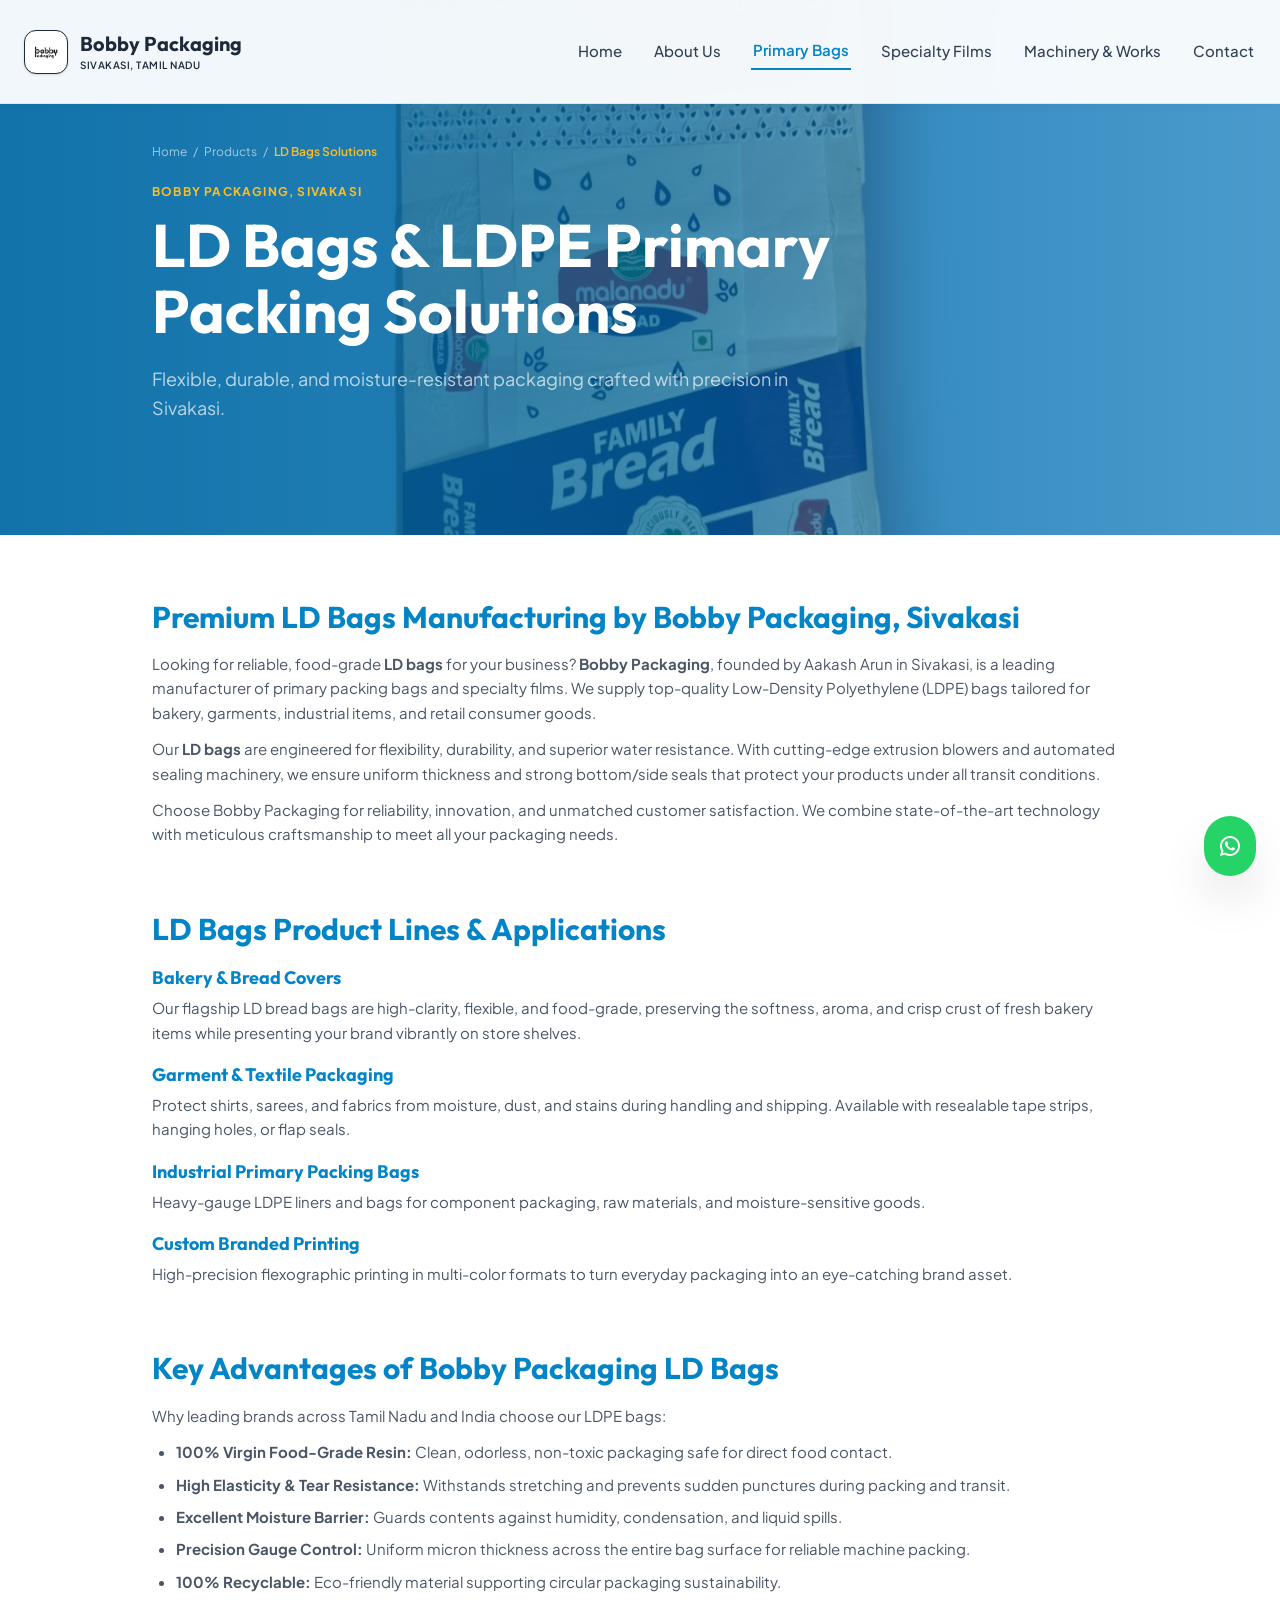
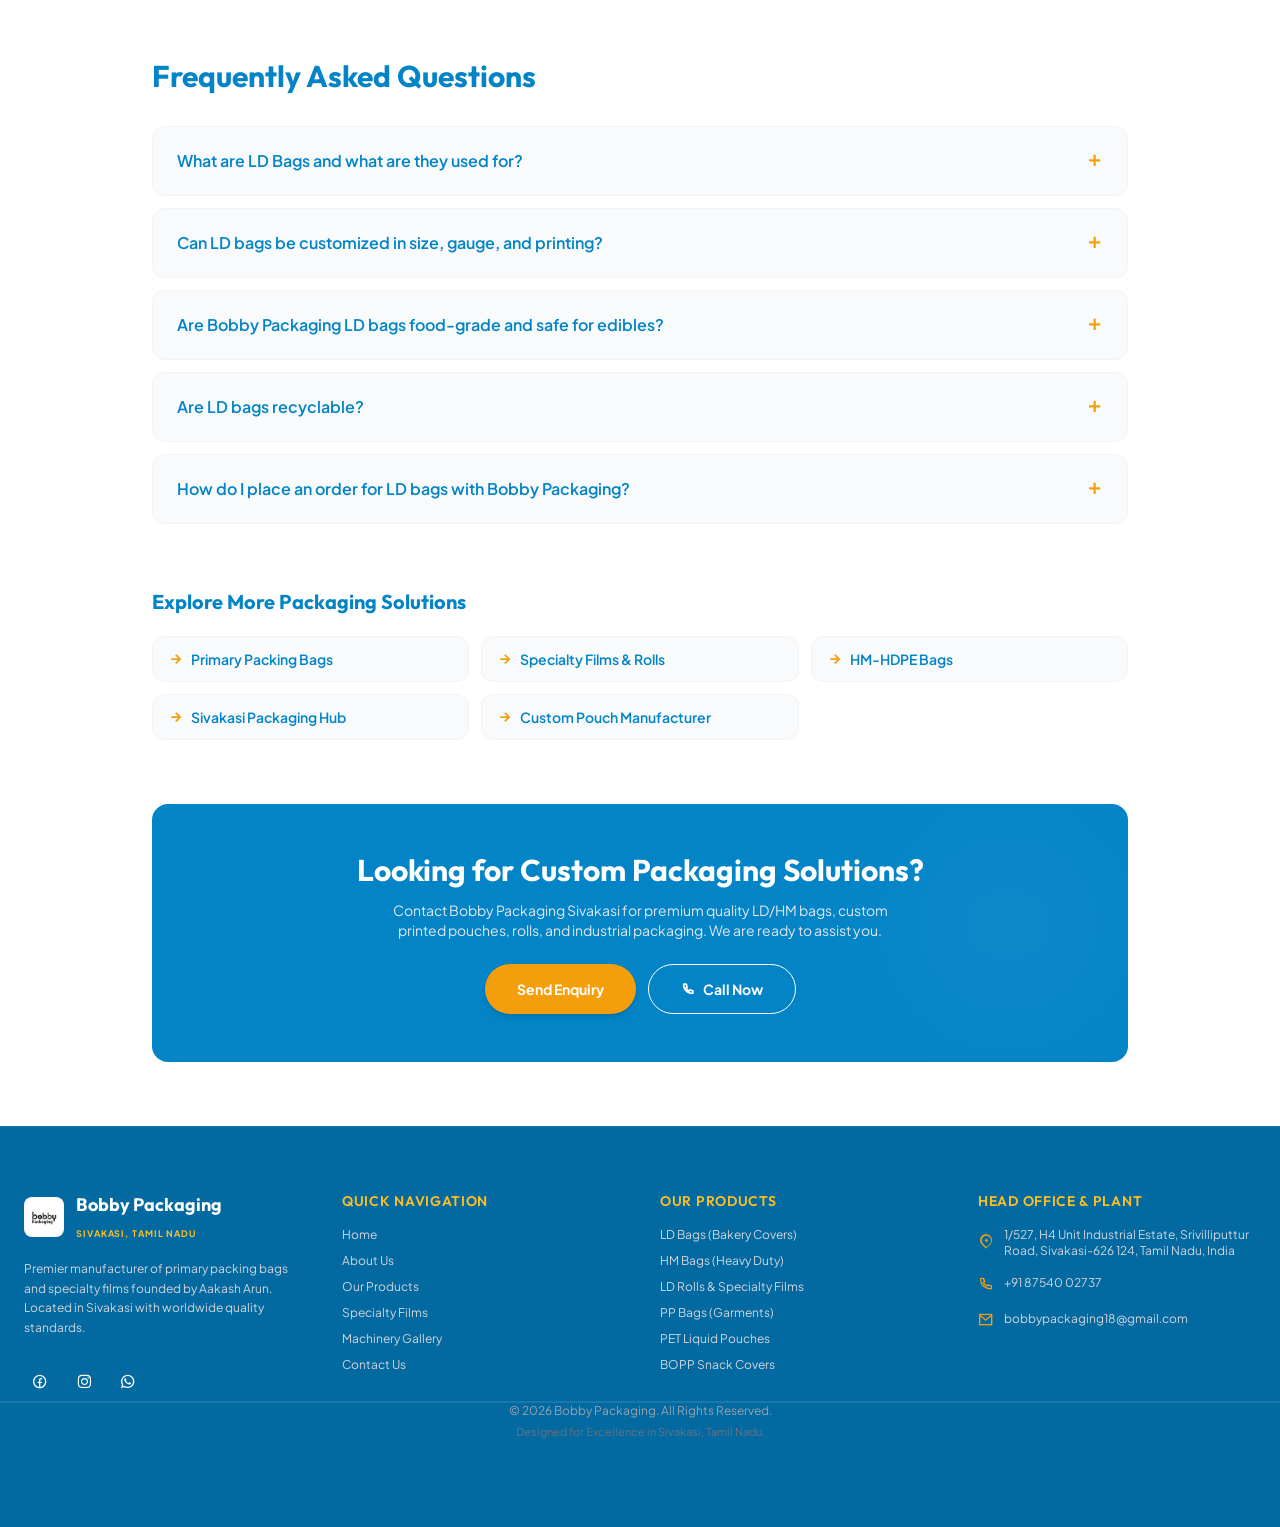
<file: ld-bags-manufacturing.html>
<!DOCTYPE html>
<html lang="en">
<head>
  <meta charset="UTF-8" />
  <meta name="viewport" content="width=device-width, initial-scale=1.0" />
  <title>LD Bags Manufacturer Sivakasi - Bobby Packaging</title>
  <meta name="description" content="Premier manufacturer of Low-Density Polyethylene (LDPE) bags, bread covers, garment packaging, and food-grade bags in Sivakasi. Call +91 87540 02737." />
  <meta name="theme-color" content="#002140" />

    <!-- Fonts & Icons -->
  <link rel="preconnect" href="https://fonts.googleapis.com" />
  <link rel="preconnect" href="https://fonts.gstatic.com" crossorigin />
  <link href="https://fonts.googleapis.com/css2?family=Outfit:wght@400;500;600;700;800;900&family=Plus+Jakarta+Sans:ital,wght@0,300;0,400;0,500;0,600;0,700;0,800;1,400;1,600&display=swap" rel="stylesheet" />
  <link rel="stylesheet" href="css/remixicon.css" />

  <!-- Stylesheet -->
  <link rel="stylesheet" href="css/style.css?v=2.0" />
  <!-- Scoped Component Stylesheets (Class names strictly related to file) -->
</head>
<body class="font-sans bg-white text-gray-800 antialiased overflow-x-hidden">

    <!-- Header / Navigation -->
  <header id="mainHeader" class="fixed top-0 left-0 w-full z-50 transition-all duration-300 bg-white/85 backdrop-blur-md border-b border-sky-100 shadow-sm py-4">
    <div class="max-w-7xl mx-auto px-6 flex items-center justify-between">
      <!-- Brand Logo -->
      <a href="index.html" class="flex items-center gap-3 group">
        <div class="w-11 h-11 bg-white rounded-xl p-1.5 shadow-sm flex items-center justify-center transition-transform group-hover:scale-105 border border-sky-100">
          <img src="images/logobg.png" alt="Bobby Packaging Logo" class="w-full h-full object-contain" />
        </div>
        <div>
          <span class="brand-title font-display text-xl font-bold tracking-tight text-slate-900 transition-colors">Bobby Packaging</span>
          <span class="brand-tagline text-[10px] tracking-wider uppercase font-semibold text-sky-600 hidden sm:block">Sivakasi, Tamil Nadu</span>
        </div>
      </a>

      <!-- Desktop Nav (Right Aligned) -->
      <nav id="navContainer" class="hidden lg:flex items-center gap-7 xl:gap-8 ml-auto">
        <a href="index.html" class="nav-link font-medium text-[15px] transition-colors py-1 text-slate-700 hover:text-sky-600">Home</a>
        <a href="about.html" class="nav-link font-medium text-[15px] transition-colors py-1 text-slate-700 hover:text-sky-600">About Us</a>
        <a href="products.html" class="nav-link font-semibold text-[15px] transition-colors py-1 text-sky-600 border-b-2 border-sky-500">Primary Bags</a>
        <a href="films.html" class="nav-link font-medium text-[15px] transition-colors py-1 text-slate-700 hover:text-sky-600">Specialty Films</a>
        <a href="gallery.html" class="nav-link font-medium text-[15px] transition-colors py-1 text-slate-700 hover:text-sky-600">Machinery & Works</a>
        <a href="contact.html" class="nav-link font-medium text-[15px] transition-colors py-1 text-slate-700 hover:text-sky-600">Contact</a>
      </nav>

      <!-- Mobile Hamburger Button -->
      <button id="menuToggle" class="lg:hidden text-slate-800 p-2 text-2xl focus:outline-none cursor-pointer" aria-label="Toggle navigation">
        <i class="ri-menu-line"></i>
      </button>
    </div>

    <!-- Mobile Drawer Menu -->
    <div id="mobileMenu" class="hidden lg:hidden bg-white/95 backdrop-blur-xl border-t border-sky-100 px-6 py-6 shadow-xl transition-all duration-300">
      <div class="flex flex-col gap-3 text-right">
        <a href="index.html" class="text-sm font-medium text-slate-700 hover:text-sky-600 py-2">Home</a>
        <a href="about.html" class="text-sm font-medium text-slate-700 hover:text-sky-600 py-2">About Us</a>
        <a href="products.html" class="text-sm font-semibold text-sky-600 py-2">Primary Bags</a>
        <a href="films.html" class="text-sm font-medium text-slate-700 hover:text-sky-600 py-2">Specialty Films</a>
        <a href="gallery.html" class="text-sm font-medium text-slate-700 hover:text-sky-600 py-2">Machinery & Works</a>
        <a href="contact.html" class="text-sm font-medium text-slate-700 hover:text-sky-600 py-2">Contact</a>
      </div>
    </div>
  </header>

  <!-- Hero Section -->
  <section class="relative pt-36 pb-20 text-white overflow-hidden">
    <div
      class="absolute inset-0 bg-cover bg-center"
      style="background-image: url('images/bread-cover-1.jpg')"
    >
      <div class="absolute inset-0 bg-gradient-to-r from-primary-dark/90 via-primary-dark/75 to-primary-dark/50"></div>
    </div>
    <div class="relative z-10 max-w-5xl mx-auto px-6 text-left">
      <!-- Breadcrumb -->
      <nav aria-label="Breadcrumb" class="mb-6">
        <ol class="flex flex-wrap items-center gap-1.5 text-xs text-white/60 font-sans">
          <li><a href="index.html" class="hover:text-gold-light transition-colors">Home</a></li>
          <li><span>/</span></li>
          <li><a href="products.html" class="hover:text-gold-light transition-colors">Products</a></li>
          <li><span>/</span></li>
          <li><span class="text-gold-light font-semibold">LD Bags Solutions</span></li>
        </ol>
      </nav>
      <span class="text-xs font-bold text-gold-light uppercase tracking-widest mb-3 block">Bobby Packaging, Sivakasi</span>
      <h1 class="text-3xl md:text-5xl lg:text-6xl font-bold font-display leading-[1.1] mb-5 max-w-3xl">LD Bags & LDPE Primary Packing Solutions</h1>
      <p class="text-sm md:text-lg text-white/70 max-w-2xl leading-relaxed mb-8">Flexible, durable, and moisture-resistant packaging crafted with precision in Sivakasi.</p>
    </div>
  </section>

  <!-- Content Sections -->
  <div class="max-w-5xl mx-auto px-6 py-16 space-y-16">
    
    <!-- Section 1 -->
    <section class="text-left space-y-4">
      <h2 class="text-2xl md:text-3xl font-bold font-display text-primary leading-tight">Premium LD Bags Manufacturing by Bobby Packaging, Sivakasi</h2>
      <div class="prose prose-gray max-w-none text-gray-600 font-sans text-[15px] leading-relaxed space-y-3">
        <p>
          Looking for reliable, food-grade <strong>LD bags</strong> for your business? <strong>Bobby Packaging</strong>, founded by Aakash Arun in Sivakasi, is a leading manufacturer of primary packing bags and specialty films. We supply top-quality Low-Density Polyethylene (LDPE) bags tailored for bakery, garments, industrial items, and retail consumer goods.
        </p>
        <p>
          Our <strong>LD bags</strong> are engineered for flexibility, durability, and superior water resistance. With cutting-edge extrusion blowers and automated sealing machinery, we ensure uniform thickness and strong bottom/side seals that protect your products under all transit conditions.
        </p>
        <p>
          Choose Bobby Packaging for reliability, innovation, and unmatched customer satisfaction. We combine state-of-the-art technology with meticulous craftsmanship to meet all your packaging needs.
        </p>
      </div>
    </section>

    <!-- Section 2 -->
    <section class="text-left space-y-4">
      <h2 class="text-2xl md:text-3xl font-bold font-display text-primary leading-tight">LD Bags Product Lines & Applications</h2>
      <div class="prose prose-gray max-w-none text-gray-600 font-sans text-[15px] leading-relaxed space-y-4">
        <div>
          <h3 class="text-lg font-bold text-primary mb-1">Bakery & Bread Covers</h3>
          <p>Our flagship LD bread bags are high-clarity, flexible, and food-grade, preserving the softness, aroma, and crisp crust of fresh bakery items while presenting your brand vibrantly on store shelves.</p>
        </div>
        <div>
          <h3 class="text-lg font-bold text-primary mb-1">Garment & Textile Packaging</h3>
          <p>Protect shirts, sarees, and fabrics from moisture, dust, and stains during handling and shipping. Available with resealable tape strips, hanging holes, or flap seals.</p>
        </div>
        <div>
          <h3 class="text-lg font-bold text-primary mb-1">Industrial Primary Packing Bags</h3>
          <p>Heavy-gauge LDPE liners and bags for component packaging, raw materials, and moisture-sensitive goods.</p>
        </div>
        <div>
          <h3 class="text-lg font-bold text-primary mb-1">Custom Branded Printing</h3>
          <p>High-precision flexographic printing in multi-color formats to turn everyday packaging into an eye-catching brand asset.</p>
        </div>
      </div>
    </section>

    <!-- Section 3 -->
    <section class="text-left space-y-4">
      <h2 class="text-2xl md:text-3xl font-bold font-display text-primary leading-tight">Key Advantages of Bobby Packaging LD Bags</h2>
      <div class="prose prose-gray max-w-none text-gray-600 font-sans text-[15px] leading-relaxed">
        <p>Why leading brands across Tamil Nadu and India choose our LDPE bags:</p>
        <ul class="list-disc pl-6 space-y-2 mt-3">
          <li><strong>100% Virgin Food-Grade Resin:</strong> Clean, odorless, non-toxic packaging safe for direct food contact.</li>
          <li><strong>High Elasticity & Tear Resistance:</strong> Withstands stretching and prevents sudden punctures during packing and transit.</li>
          <li><strong>Excellent Moisture Barrier:</strong> Guards contents against humidity, condensation, and liquid spills.</li>
          <li><strong>Precision Gauge Control:</strong> Uniform micron thickness across the entire bag surface for reliable machine packing.</li>
          <li><strong>100% Recyclable:</strong> Eco-friendly material supporting circular packaging sustainability.</li>
        </ul>
      </div>
    </section>

    <!-- FAQ Section -->
    <section class="text-left">
      <h2 class="text-2xl md:text-3xl font-bold font-display text-primary mb-8">Frequently Asked Questions</h2>
      <div class="faq-container space-y-3">
        
        <div class="faq-item bg-slate-50 rounded-xl border border-gray-100 overflow-hidden">
          <button class="faq-trigger w-full px-6 py-5 flex justify-between items-center text-left font-sans font-semibold text-primary hover:text-primary-light transition-colors focus:outline-none cursor-pointer">
            <span>What are LD Bags and what are they used for?</span>
            <i class="ri-add-line text-gold text-lg shrink-0"></i>
          </button>
          <div class="faq-answer">
            <div class="px-6 pb-5 pt-1 text-sm text-gray-500 font-sans leading-relaxed border-t border-gray-100">
              LD bags, made from Low-Density Polyethylene (LDPE), are flexible, durable, and water-resistant plastic bags. They are widely used for packaging bakery bread, garments, food items, textiles, and retail products where clarity, flexibility, and moisture resistance are essential.
            </div>
          </div>
        </div>

        <div class="faq-item bg-slate-50 rounded-xl border border-gray-100 overflow-hidden">
          <button class="faq-trigger w-full px-6 py-5 flex justify-between items-center text-left font-sans font-semibold text-primary hover:text-primary-light transition-colors focus:outline-none cursor-pointer">
            <span>Can LD bags be customized in size, gauge, and printing?</span>
            <i class="ri-add-line text-gold text-lg shrink-0"></i>
          </button>
          <div class="faq-answer">
            <div class="px-6 pb-5 pt-1 text-sm text-gray-500 font-sans leading-relaxed border-t border-gray-100">
              Yes! At Bobby Packaging Sivakasi, we manufacture LD bags in custom dimensions, thicknesses (from light gauge to heavy-duty microns), and high-definition flexographic printing showcasing your brand logos and product details.
            </div>
          </div>
        </div>

        <div class="faq-item bg-slate-50 rounded-xl border border-gray-100 overflow-hidden">
          <button class="faq-trigger w-full px-6 py-5 flex justify-between items-center text-left font-sans font-semibold text-primary hover:text-primary-light transition-colors focus:outline-none cursor-pointer">
            <span>Are Bobby Packaging LD bags food-grade and safe for edibles?</span>
            <i class="ri-add-line text-gold text-lg shrink-0"></i>
          </button>
          <div class="faq-answer">
            <div class="px-6 pb-5 pt-1 text-sm text-gray-500 font-sans leading-relaxed border-t border-gray-100">
              Yes, our LD bags are manufactured from 100% virgin food-grade LDPE polymer resins that comply with stringent hygiene and food safety standards, preventing contamination and preserving freshness.
            </div>
          </div>
        </div>

        <div class="faq-item bg-slate-50 rounded-xl border border-gray-100 overflow-hidden">
          <button class="faq-trigger w-full px-6 py-5 flex justify-between items-center text-left font-sans font-semibold text-primary hover:text-primary-light transition-colors focus:outline-none cursor-pointer">
            <span>Are LD bags recyclable?</span>
            <i class="ri-add-line text-gold text-lg shrink-0"></i>
          </button>
          <div class="faq-answer">
            <div class="px-6 pb-5 pt-1 text-sm text-gray-500 font-sans leading-relaxed border-t border-gray-100">
              Yes, Low-Density Polyethylene (LDPE) is fully recyclable. Bobby Packaging is committed to environmental sustainability and efficiency in packaging with a vision toward hundred percent recyclability.
            </div>
          </div>
        </div>

        <div class="faq-item bg-slate-50 rounded-xl border border-gray-100 overflow-hidden">
          <button class="faq-trigger w-full px-6 py-5 flex justify-between items-center text-left font-sans font-semibold text-primary hover:text-primary-light transition-colors focus:outline-none cursor-pointer">
            <span>How do I place an order for LD bags with Bobby Packaging?</span>
            <i class="ri-add-line text-gold text-lg shrink-0"></i>
          </button>
          <div class="faq-answer">
            <div class="px-6 pb-5 pt-1 text-sm text-gray-500 font-sans leading-relaxed border-t border-gray-100">
              You can reach us directly via WhatsApp at +91 87540 02737, email bobbypackaging18@gmail.com, or submit an enquiry on our website. We provide prompt quotes and fast doorstep dispatch.
            </div>
          </div>
        </div>

      </div>
    </section>

    <!-- Internal Links Section -->
    <section class="text-left">
      <h2 class="text-xl font-bold font-display text-primary mb-5">Explore More Packaging Solutions</h2>
      <div class="grid grid-cols-1 sm:grid-cols-2 lg:grid-cols-3 gap-3">
        <a href="primary-packing-bags.html" class="flex items-center gap-2 px-4 py-3 bg-slate-50 rounded-xl border border-gray-100 text-sm font-semibold text-primary hover:bg-primary hover:text-white transition-all group">
          <i class="ri-arrow-right-line text-gold group-hover:text-gold-light transition-colors shrink-0"></i>
          <span>Primary Packing Bags</span>
        </a>
        <a href="specialty-films-rolls.html" class="flex items-center gap-2 px-4 py-3 bg-slate-50 rounded-xl border border-gray-100 text-sm font-semibold text-primary hover:bg-primary hover:text-white transition-all group">
          <i class="ri-arrow-right-line text-gold group-hover:text-gold-light transition-colors shrink-0"></i>
          <span>Specialty Films & Rolls</span>
        </a>
        <a href="hm-bags-heavy-duty.html" class="flex items-center gap-2 px-4 py-3 bg-slate-50 rounded-xl border border-gray-100 text-sm font-semibold text-primary hover:bg-primary hover:text-white transition-all group">
          <i class="ri-arrow-right-line text-gold group-hover:text-gold-light transition-colors shrink-0"></i>
          <span>HM-HDPE Bags</span>
        </a>
        <a href="sivakasi-packaging-hub.html" class="flex items-center gap-2 px-4 py-3 bg-slate-50 rounded-xl border border-gray-100 text-sm font-semibold text-primary hover:bg-primary hover:text-white transition-all group">
          <i class="ri-arrow-right-line text-gold group-hover:text-gold-light transition-colors shrink-0"></i>
          <span>Sivakasi Packaging Hub</span>
        </a>
        <a href="custom-pouch-solutions.html" class="flex items-center gap-2 px-4 py-3 bg-slate-50 rounded-xl border border-gray-100 text-sm font-semibold text-primary hover:bg-primary hover:text-white transition-all group">
          <i class="ri-arrow-right-line text-gold group-hover:text-gold-light transition-colors shrink-0"></i>
          <span>Custom Pouch Manufacturer</span>
        </a>
      </div>
    </section>

    <!-- CTA Banner -->
    <section class="bg-primary rounded-2xl p-8 md:p-12 text-white text-center relative overflow-hidden">
      <div class="absolute top-0 right-0 w-60 h-60 bg-white/5 rounded-full blur-3xl"></div>
      <h2 class="text-2xl md:text-3xl font-bold font-display mb-3 relative z-10">
        Looking for Custom Packaging Solutions?
      </h2>
      <p class="text-sm text-gray-300 max-w-lg mx-auto mb-6 relative z-10 font-sans">
        Contact Bobby Packaging Sivakasi for premium quality LD/HM bags, custom printed pouches, rolls, and industrial packaging. We are ready to assist you.
      </p>
      <div class="flex flex-col sm:flex-row gap-3 justify-center relative z-10">
        <button class="open-enquiry-modal bg-gold hover:bg-gold-dark text-white text-sm font-bold px-8 py-3.5 rounded-full cursor-pointer transition-all shadow-md" data-product-title="LD Bags Manufacturing">
          Send Enquiry
        </button>
        <a href="tel:+918754002737" class="border border-white/60 hover:bg-white hover:text-primary text-white text-sm font-bold px-8 py-3.5 rounded-full cursor-pointer transition-all flex items-center justify-center gap-2">
          <i class="ri-phone-line"></i>
          <span>Call Now</span>
        </a>
      </div>
    </section>

  </div>

  <!-- Footer -->
  <footer class="bg-primary-dark text-white pt-16 pb-12 border-t border-white/10">
    <div class="max-w-7xl mx-auto px-6 grid grid-cols-1 md:grid-cols-2 lg:grid-cols-4 gap-10 pb-12 border-b border-white/10">
      <div class="space-y-4">
        <div class="flex items-center gap-3">
          <div class="w-10 h-10 bg-white rounded-lg p-1 flex items-center justify-center">
            <img src="images/logobg.png" alt="Bobby Packaging" class="w-full h-full object-contain" />
          </div>
          <div>
            <span class="font-display text-lg font-bold tracking-tight text-white block">Bobby Packaging</span>
            <span class="text-[9px] tracking-widest uppercase font-bold text-gold-light">Sivakasi, Tamil Nadu</span>
          </div>
        </div>
        <p class="text-xs text-gray-300 leading-relaxed font-sans">
          Premier manufacturer of primary packing bags and specialty films founded by Aakash Arun. Located in Sivakasi with worldwide quality standards.
        </p>
        <div class="flex space-x-3 pt-2">
          <a href="#" target="_blank" class="bg-white/10 hover:bg-gold p-2 rounded-lg text-white transition-colors" aria-label="Facebook"><i class="ri-facebook-circle-line"></i></a>
          <a href="#" target="_blank" class="bg-white/10 hover:bg-gold p-2 rounded-lg text-white transition-colors" aria-label="Instagram"><i class="ri-instagram-line"></i></a>
          <a href="tel:+918754002737" target="_blank" class="bg-white/10 hover:bg-gold p-2 rounded-lg text-white transition-colors" aria-label="WhatsApp"><i class="ri-whatsapp-line"></i></a>
        </div>
      </div>

      <div>
        <h4 class="text-sm font-semibold tracking-wider uppercase text-gold-light mb-4">Quick Navigation</h4>
        <ul class="space-y-2.5 text-xs text-gray-300">
          <li><a href="index.html" class="hover:text-white transition-colors">Home</a></li>
          <li><a href="about.html" class="hover:text-white transition-colors">About Us</a></li>
          <li><a href="products.html" class="hover:text-white transition-colors">Our Products</a></li>
          <li><a href="films.html" class="hover:text-white transition-colors">Specialty Films</a></li>
          <li><a href="gallery.html" class="hover:text-white transition-colors">Machinery Gallery</a></li>
          <li><a href="contact.html" class="hover:text-white transition-colors">Contact Us</a></li>
        </ul>
      </div>

      <div>
        <h4 class="text-sm font-semibold tracking-wider uppercase text-gold-light mb-4">Our Products</h4>
        <ul class="space-y-2.5 text-xs text-gray-300">
          <li><a href="products.html" class="hover:text-white transition-colors">LD Bags (Bakery Covers)</a></li>
          <li><a href="products.html" class="hover:text-white transition-colors">HM Bags (Heavy Duty)</a></li>
          <li><a href="films.html" class="hover:text-white transition-colors">LD Rolls & Specialty Films</a></li>
          <li><a href="products.html" class="hover:text-white transition-colors">PP Bags (Garments)</a></li>
          <li><a href="products.html" class="hover:text-white transition-colors">PET Liquid Pouches</a></li>
          <li><a href="products.html" class="hover:text-white transition-colors">BOPP Snack Covers</a></li>
        </ul>
      </div>

      <div>
        <h4 class="text-sm font-semibold tracking-wider uppercase text-gold-light mb-4">Head Office & Plant</h4>
        <div class="space-y-3 text-xs text-gray-300">
          <p class="flex items-start gap-2.5">
            <i class="ri-map-pin-2-line text-gold text-base shrink-0 mt-0.5"></i>
            <span>1/527, H4 Unit Industrial Estate, Srivilliputtur Road, Sivakasi-626 124, Tamil Nadu, India</span>
          </p>
          <p class="flex items-center gap-2.5">
            <i class="ri-phone-line text-gold text-base shrink-0"></i>
            <a href="tel:+918754002737" class="hover:text-white">+91 87540 02737</a>
          </p>
          <p class="flex items-center gap-2.5">
            <i class="ri-mail-line text-gold text-base shrink-0"></i>
            <a href="mailto:bobbypackaging18@gmail.com" class="hover:text-white">bobbypackaging18@gmail.com</a>
          </p>
        </div>
      </div>
    </div>

        <!-- Copyright (Center Aligned) -->
    <div class="footer-copyright-section max-w-7xl mx-auto px-6 pt-8 flex flex-col items-center justify-center text-center text-xs text-gray-400 gap-2 border-t border-white/10 mt-8">
      <div>© 2026 Bobby Packaging. All Rights Reserved.</div>
      <div class="text-[11px] text-gray-500">Designed for Excellence in Sivakasi, Tamil Nadu.</div>
    </div>
  </footer>

  <!-- Enquiry Modal Overlay -->
  <div id="enquiryModal" class="hidden fixed inset-0 z-50 flex items-center justify-center p-4 overflow-y-auto">
    <div class="modal-backdrop fixed inset-0 bg-primary/50 backdrop-blur-sm cursor-pointer"></div>
    <div class="bg-white rounded-3xl shadow-2xl overflow-hidden w-full max-w-lg relative z-10 text-left font-sans p-6 md:p-8">
      <div class="flex items-center justify-between pb-4 border-b border-gray-100">
        <div>
          <h3 class="text-xl font-bold font-display text-primary">Get Wholesale Quotation</h3>
          <p class="preset-note text-xs text-gold font-semibold mt-0.5 hidden"></p>
        </div>
        <button class="close-modal text-gray-400 hover:text-gray-700 text-2xl transition-colors cursor-pointer">
          <i class="ri-close-line"></i>
        </button>
      </div>

      <div class="enquiry-success hidden py-8 text-center space-y-4">
        <i class="ri-checkbox-circle-fill text-5xl text-secondary"></i>
        <h4 class="text-xl font-bold font-display text-primary">Enquiry Submitted!</h4>
        <p class="text-xs text-gray-500 font-sans leading-relaxed max-w-xs mx-auto">
          WhatsApp will open with your requirements. Our sales desk will respond with factory quotation shortly.
        </p>
        <button class="close-modal bg-primary text-white text-xs font-bold px-6 py-2.5 rounded-full cursor-pointer">
          Done
        </button>
      </div>

      <form class="space-y-4 pt-4">
        <div>
          <label class="block text-xs font-semibold text-gray-600 mb-1">Full Name *</label>
          <input type="text" name="name" required placeholder="Your Name" class="w-full px-4 py-2.5 bg-slate-50 border border-gray-200 rounded-xl text-xs text-gray-800 focus:outline-none focus:border-primary" />
        </div>
        <div class="grid grid-cols-1 sm:grid-cols-2 gap-3">
          <div>
            <label class="block text-xs font-semibold text-gray-600 mb-1">Mobile / WhatsApp *</label>
            <input type="tel" name="phone" required placeholder="+91 98765 43210" class="w-full px-4 py-2.5 bg-slate-50 border border-gray-200 rounded-xl text-xs text-gray-800 focus:outline-none focus:border-primary" />
          </div>
          <div>
            <label class="block text-xs font-semibold text-gray-600 mb-1">Email Address</label>
            <input type="email" name="email" placeholder="name@company.com" class="w-full px-4 py-2.5 bg-slate-50 border border-gray-200 rounded-xl text-xs text-gray-800 focus:outline-none focus:border-primary" />
          </div>
        </div>
        <div>
          <label class="block text-xs font-semibold text-gray-600 mb-1">Product Requirement</label>
          <input type="text" name="requirement" value="LD Bags Manufacturing" class="w-full px-4 py-2.5 bg-slate-50 border border-gray-200 rounded-xl text-xs text-gray-800 focus:outline-none focus:border-primary" />
        </div>
        <div>
          <label class="block text-xs font-semibold text-gray-600 mb-1">Dimensions, Quantity & Notes</label>
          <textarea name="message" rows="3" placeholder="Tell us sizes, quantity, microns, or printing requirements..." class="w-full px-4 py-2.5 bg-slate-50 border border-gray-200 rounded-xl text-xs text-gray-800 focus:outline-none focus:border-primary"></textarea>
        </div>
        <button type="submit" class="w-full bg-[#25D366] hover:bg-[#20ba56] text-white text-xs font-bold py-3.5 rounded-xl transition-all cursor-pointer shadow-md flex items-center justify-center gap-2">
          <i class="ri-whatsapp-line text-base"></i>
          <span>Submit via WhatsApp</span>
        </button>
      </form>
    </div>
  </div>

  <!-- Floating WhatsApp Action Pill -->
  <a href="#enquiryModal" class="open-enquiry-modal fixed bottom-6 right-6 z-40 bg-[#25D366] hover:bg-[#20ba56] text-white p-3.5 rounded-full shadow-2xl flex items-center gap-2 transition-transform hover:scale-105 group" aria-label="WhatsApp Us">
    <i class="ri-whatsapp-line text-2xl"></i>
    <span class="text-xs font-bold pr-1 hidden group-hover:inline-block transition-all">Chat with us</span>
  </a>

  <!-- Back to top -->
  <button id="backToTopBtn" class="fixed bottom-6 left-6 z-40 bg-primary hover:bg-primary-light text-white p-3 rounded-full shadow-xl opacity-0 pointer-events-none transition-all duration-300 cursor-pointer" aria-label="Back to top">
    <i class="ri-arrow-up-line text-lg"></i>
  </button>

  <!-- Application Logic -->
  <script src="js/main.js"></script>
</body>
</html>
</file>
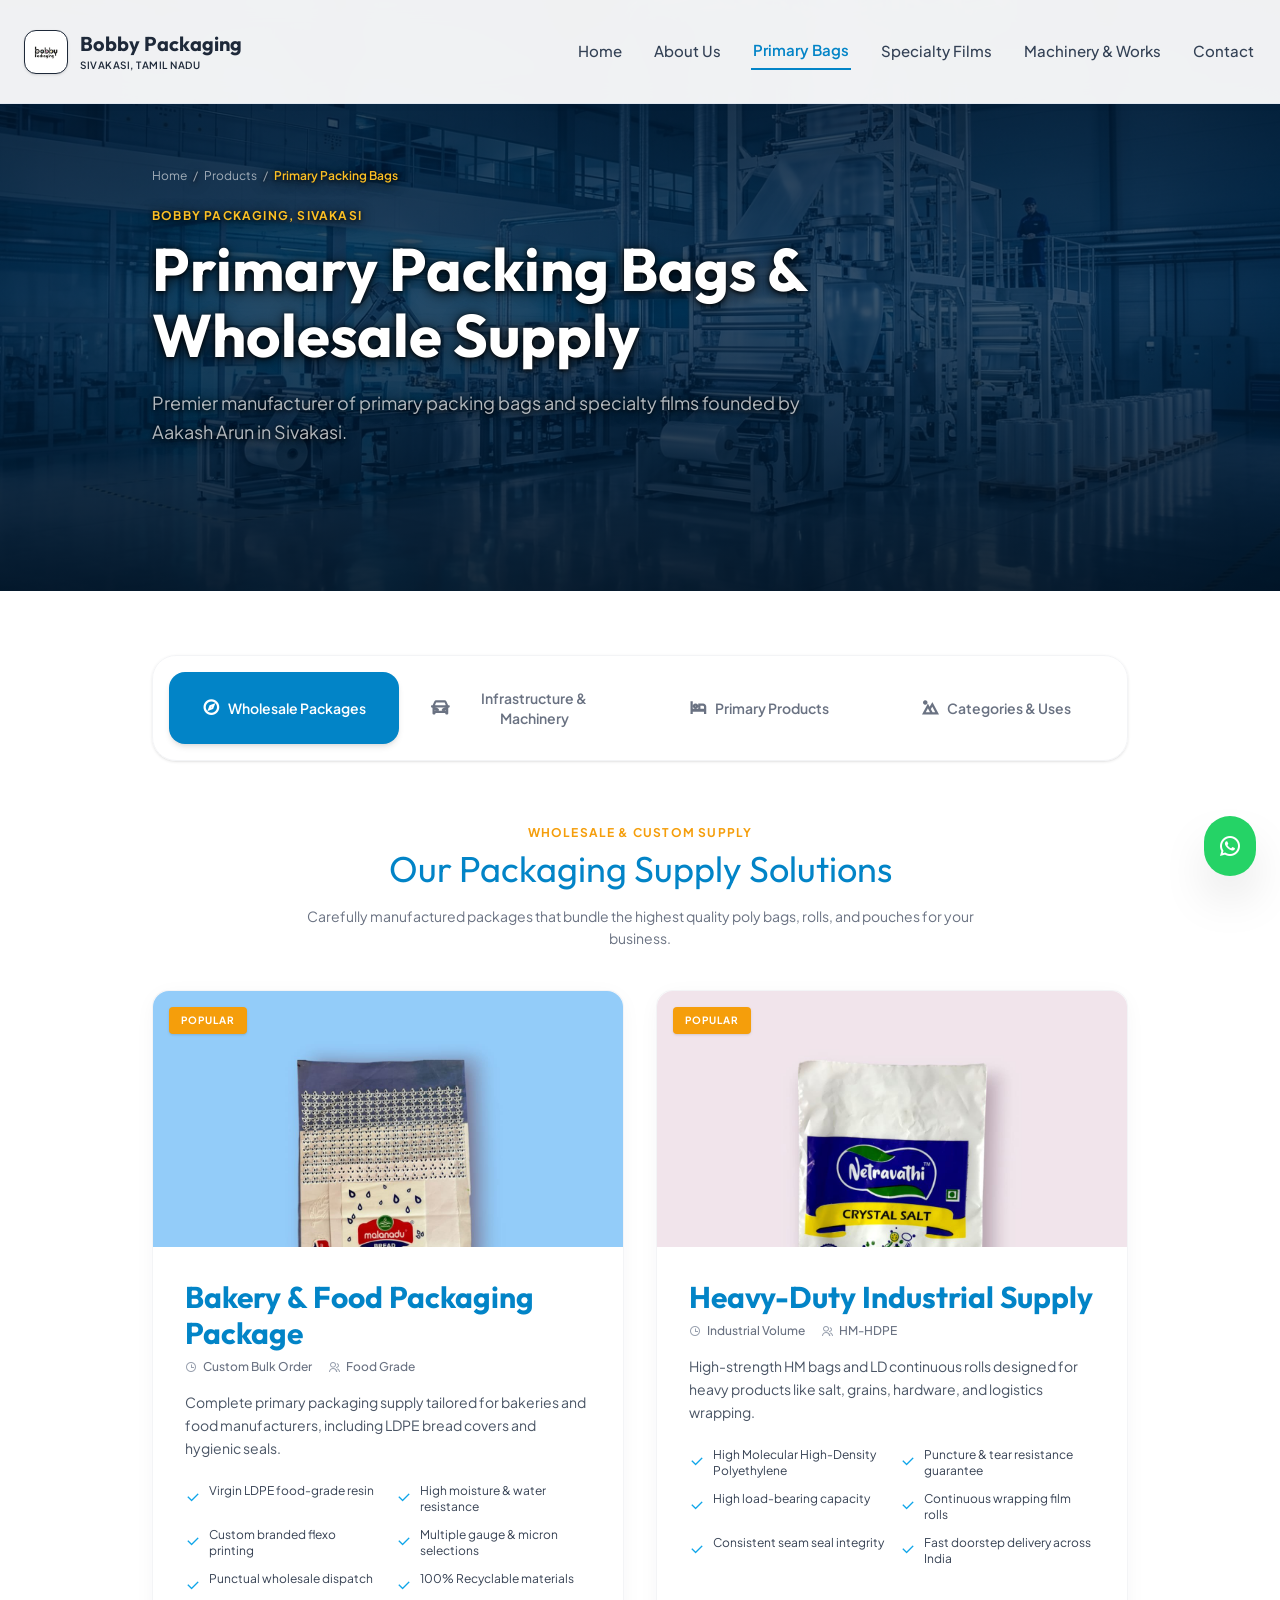
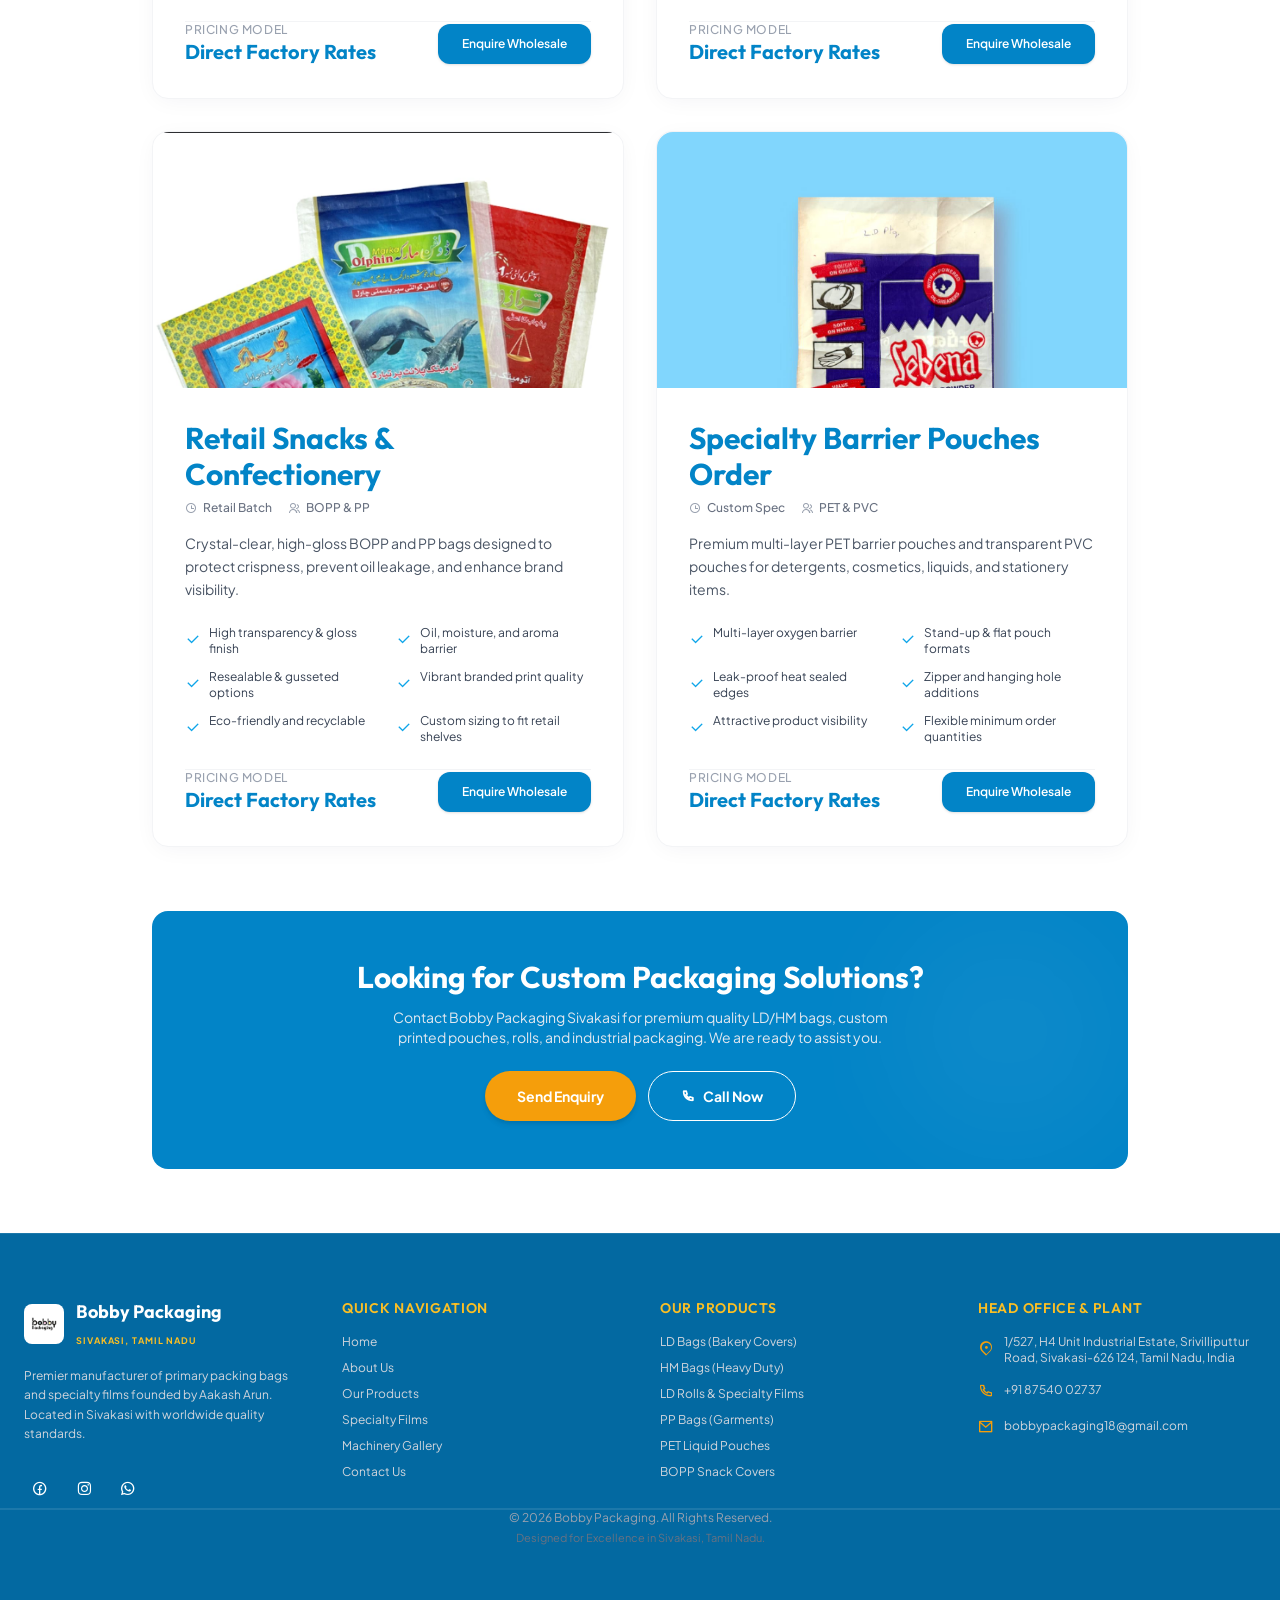
<file: primary-packing-bags.html>
<!DOCTYPE html>
<html lang="en">
<head>
  <meta charset="UTF-8" />
  <meta name="viewport" content="width=device-width, initial-scale=1.0" />
  <title>Primary Packing Bags & Wholesale Supply | Bobby Packaging Sivakasi</title>
  <meta name="description" content="Explore Bobby Packaging wholesale solutions, LD bags, HM bags, specialty films, and barrier pouches manufactured in Sivakasi." />
  <meta name="theme-color" content="#002140" />

    <!-- Fonts & Icons -->
  <link rel="preconnect" href="https://fonts.googleapis.com" />
  <link rel="preconnect" href="https://fonts.gstatic.com" crossorigin />
  <link href="https://fonts.googleapis.com/css2?family=Outfit:wght@400;500;600;700;800;900&family=Plus+Jakarta+Sans:ital,wght@0,300;0,400;0,500;0,600;0,700;0,800;1,400;1,600&display=swap" rel="stylesheet" />
  <link rel="stylesheet" href="css/remixicon.css" />

  <!-- Stylesheet -->
  <link rel="stylesheet" href="css/style.css?v=2.0" />
  <!-- Scoped Component Stylesheets (Class names strictly related to file) -->
</head>
<body class="font-sans bg-white text-gray-800 antialiased overflow-x-hidden">

    <!-- Header / Navigation -->
  <header id="mainHeader" class="fixed top-0 left-0 w-full z-50 transition-all duration-300 bg-white/85 backdrop-blur-md border-b border-sky-100 shadow-sm py-4">
    <div class="max-w-7xl mx-auto px-6 flex items-center justify-between">
      <!-- Brand Logo -->
      <a href="index.html" class="flex items-center gap-3 group">
        <div class="w-11 h-11 bg-white rounded-xl p-1.5 shadow-sm flex items-center justify-center transition-transform group-hover:scale-105 border border-sky-100">
          <img src="images/logobg.png" alt="Bobby Packaging Logo" class="w-full h-full object-contain" />
        </div>
        <div>
          <span class="brand-title font-display text-xl font-bold tracking-tight text-slate-900 transition-colors">Bobby Packaging</span>
          <span class="brand-tagline text-[10px] tracking-wider uppercase font-semibold text-sky-600 hidden sm:block">Sivakasi, Tamil Nadu</span>
        </div>
      </a>

      <!-- Desktop Nav (Right Aligned) -->
      <nav id="navContainer" class="hidden lg:flex items-center gap-7 xl:gap-8 ml-auto">
        <a href="index.html" class="nav-link font-medium text-[15px] transition-colors py-1 text-slate-700 hover:text-sky-600">Home</a>
        <a href="about.html" class="nav-link font-medium text-[15px] transition-colors py-1 text-slate-700 hover:text-sky-600">About Us</a>
        <a href="products.html" class="nav-link font-semibold text-[15px] transition-colors py-1 text-sky-600 border-b-2 border-sky-500">Primary Bags</a>
        <a href="films.html" class="nav-link font-medium text-[15px] transition-colors py-1 text-slate-700 hover:text-sky-600">Specialty Films</a>
        <a href="gallery.html" class="nav-link font-medium text-[15px] transition-colors py-1 text-slate-700 hover:text-sky-600">Machinery & Works</a>
        <a href="contact.html" class="nav-link font-medium text-[15px] transition-colors py-1 text-slate-700 hover:text-sky-600">Contact</a>
      </nav>

      <!-- Mobile Hamburger Button -->
      <button id="menuToggle" class="lg:hidden text-slate-800 p-2 text-2xl focus:outline-none cursor-pointer" aria-label="Toggle navigation">
        <i class="ri-menu-line"></i>
      </button>
    </div>

    <!-- Mobile Drawer Menu -->
    <div id="mobileMenu" class="hidden lg:hidden bg-white/95 backdrop-blur-xl border-t border-sky-100 px-6 py-6 shadow-xl transition-all duration-300">
      <div class="flex flex-col gap-3 text-right">
        <a href="index.html" class="text-sm font-medium text-slate-700 hover:text-sky-600 py-2">Home</a>
        <a href="about.html" class="text-sm font-medium text-slate-700 hover:text-sky-600 py-2">About Us</a>
        <a href="products.html" class="text-sm font-semibold text-sky-600 py-2">Primary Bags</a>
        <a href="films.html" class="text-sm font-medium text-slate-700 hover:text-sky-600 py-2">Specialty Films</a>
        <a href="gallery.html" class="text-sm font-medium text-slate-700 hover:text-sky-600 py-2">Machinery & Works</a>
        <a href="contact.html" class="text-sm font-medium text-slate-700 hover:text-sky-600 py-2">Contact</a>
      </div>
    </div>
  </header>

  <!-- Hero Section -->
  <section class="page-header-section relative text-white overflow-hidden">
    <div
      class="absolute inset-0 bg-cover bg-center"
      style="background-image: url('images/header-bg.jpg')"
    >
      <div class="page-header-overlay"></div>
    </div>
    <div class="relative z-10 max-w-5xl mx-auto px-6 text-left">
      <!-- Breadcrumb -->
      <nav aria-label="Breadcrumb" class="mb-6">
        <ol class="flex flex-wrap items-center gap-1.5 text-xs text-white/60 font-sans">
          <li><a href="index.html" class="hover:text-gold-light transition-colors">Home</a></li>
          <li><span>/</span></li>
          <li><a href="products.html" class="hover:text-gold-light transition-colors">Products</a></li>
          <li><span>/</span></li>
          <li><span class="text-gold-light font-semibold">Primary Packing Bags</span></li>
        </ol>
      </nav>
      <span class="text-xs font-bold text-gold-light uppercase tracking-widest mb-3 block">Bobby Packaging, Sivakasi</span>
      <h1 class="text-3xl md:text-5xl lg:text-6xl font-bold font-display leading-[1.1] mb-5 max-w-3xl">Primary Packing Bags & Wholesale Supply</h1>
      <p class="text-sm md:text-lg text-white/70 max-w-2xl leading-relaxed mb-8">Premier manufacturer of primary packing bags and specialty films founded by Aakash Arun in Sivakasi.</p>
    </div>
  </section>

  <!-- Content & Tabs Container -->
  <div class="max-w-5xl mx-auto px-6 py-16 space-y-16">
    
    <!-- Custom Tabbed UI -->
    <div class="bg-white rounded-3xl shadow-sm border border-gray-100 p-2 md:p-4 mb-12 flex flex-col md:flex-row gap-2 sticky top-24 z-30 backdrop-blur-xl bg-white/80">
      <button data-tab="tabPackages" class="tab-btn flex-1 flex items-center justify-center gap-2 px-6 py-4 rounded-2xl text-sm font-semibold transition-all duration-300 bg-primary text-white shadow-md cursor-pointer">
        <i class="ri-compass-3-line text-lg"></i>
        <span>Wholesale Packages</span>
      </button>
      <button data-tab="tabSafari" class="tab-btn flex-1 flex items-center justify-center gap-2 px-6 py-4 rounded-2xl text-sm font-semibold transition-all duration-300 bg-transparent text-gray-500 hover:bg-slate-50 hover:text-primary cursor-pointer">
        <i class="ri-roadster-line text-lg"></i>
        <span>Infrastructure & Machinery</span>
      </button>
      <button data-tab="tabAccommodation" class="tab-btn flex-1 flex items-center justify-center gap-2 px-6 py-4 rounded-2xl text-sm font-semibold transition-all duration-300 bg-transparent text-gray-500 hover:bg-slate-50 hover:text-primary cursor-pointer">
        <i class="ri-hotel-bed-line text-lg"></i>
        <span>Primary Products</span>
      </button>
      <button data-tab="tabSightseeing" class="tab-btn flex-1 flex items-center justify-center gap-2 px-6 py-4 rounded-2xl text-sm font-semibold transition-all duration-300 bg-transparent text-gray-500 hover:bg-slate-50 hover:text-primary cursor-pointer">
        <i class="ri-landscape-line text-lg"></i>
        <span>Categories & Uses</span>
      </button>
    </div>

    <!-- Tab 1: Wholesale Packages -->
    <div id="tabPackages" class="tab-pane pt-4">
      <div class="text-center mb-10">
        <span class="text-xs font-bold text-gold uppercase tracking-widest mb-2 block">Wholesale & Custom Supply</span>
        <h3 class="text-3xl md:text-4xl font-display text-primary">Our Packaging Supply Solutions</h3>
        <p class="text-gray-500 max-w-2xl mx-auto mt-4 text-sm leading-relaxed">Carefully manufactured packages that bundle the highest quality poly bags, rolls, and pouches for your business.</p>
      </div>
      <div class="grid grid-cols-1 md:grid-cols-2 gap-8 text-left">
        
        <!-- Package 1 -->
        <div class="bg-white rounded-2xl shadow-[0_4px_25px_-5px_rgba(0,33,64,0.06)] border border-gray-100 flex flex-col group transition-all duration-300 hover:-translate-y-1 hover:shadow-[0_15px_35px_-8px_rgba(0,33,64,0.12)]">
          <div class="relative w-full h-64 overflow-hidden rounded-t-2xl shrink-0">
            <img src="images/bread-cover-1.jpg" alt="Bakery Package" class="w-full h-full object-cover transition-transform duration-700 ease-out group-hover:scale-105" loading="lazy" />
            <span class="absolute top-4 left-4 bg-gold text-white text-[10px] font-bold font-sans tracking-widest px-3 py-1.5 shadow-sm rounded-sm">POPULAR</span>
          </div>
          <div class="p-6 md:p-8 flex-grow flex flex-col justify-between w-full">
            <div>
              <h4 class="text-2xl md:text-3xl font-display font-bold text-primary mb-2">Bakery & Food Packaging Package</h4>
              <div class="flex items-center gap-4 text-xs text-gray-500 font-medium mb-4">
                <span class="flex items-center gap-1.5"><i class="ri-time-line text-gray-400"></i> Custom Bulk Order</span>
                <span class="flex items-center gap-1.5"><i class="ri-group-line text-gray-400"></i> Food Grade</span>
              </div>
              <p class="text-sm text-gray-600 leading-relaxed mb-6">Complete primary packaging supply tailored for bakeries and food manufacturers, including LDPE bread covers and hygienic seals.</p>
              <ul class="grid grid-cols-1 sm:grid-cols-2 gap-y-3 gap-x-4 text-xs text-gray-700 mb-6">
                <li class="flex items-start gap-2"><i class="ri-check-line text-secondary shrink-0 text-base mt-0.5"></i><span>Virgin LDPE food-grade resin</span></li>
                <li class="flex items-start gap-2"><i class="ri-check-line text-secondary shrink-0 text-base mt-0.5"></i><span>High moisture & water resistance</span></li>
                <li class="flex items-start gap-2"><i class="ri-check-line text-secondary shrink-0 text-base mt-0.5"></i><span>Custom branded flexo printing</span></li>
                <li class="flex items-start gap-2"><i class="ri-check-line text-secondary shrink-0 text-base mt-0.5"></i><span>Multiple gauge & micron selections</span></li>
                <li class="flex items-start gap-2"><i class="ri-check-line text-secondary shrink-0 text-base mt-0.5"></i><span>Punctual wholesale dispatch</span></li>
                <li class="flex items-start gap-2"><i class="ri-check-line text-secondary shrink-0 text-base mt-0.5"></i><span>100% Recyclable materials</span></li>
              </ul>
            </div>
            <div class="pt-6 border-t border-gray-100 flex flex-col sm:flex-row items-center justify-between gap-4">
              <div>
                <span class="text-xs text-gray-400 uppercase tracking-wider block font-medium">Pricing Model</span>
                <span class="text-xl font-bold font-display text-primary">Direct Factory Rates</span>
              </div>
              <button class="open-enquiry-modal w-full sm:w-auto px-6 py-3 font-semibold bg-primary hover:bg-primary-light text-white text-xs rounded-xl transition-all cursor-pointer shadow-sm" data-product-title="Bakery & Food Packaging Package">
                Enquire Wholesale
              </button>
            </div>
          </div>
        </div>

        <!-- Package 2 -->
        <div class="bg-white rounded-2xl shadow-[0_4px_25px_-5px_rgba(0,33,64,0.06)] border border-gray-100 flex flex-col group transition-all duration-300 hover:-translate-y-1 hover:shadow-[0_15px_35px_-8px_rgba(0,33,64,0.12)]">
          <div class="relative w-full h-64 overflow-hidden rounded-t-2xl shrink-0">
            <img src="images/salt-cover.jpg" alt="Industrial Package" class="w-full h-full object-cover transition-transform duration-700 ease-out group-hover:scale-105" loading="lazy" />
            <span class="absolute top-4 left-4 bg-gold text-white text-[10px] font-bold font-sans tracking-widest px-3 py-1.5 shadow-sm rounded-sm">POPULAR</span>
          </div>
          <div class="p-6 md:p-8 flex-grow flex flex-col justify-between w-full">
            <div>
              <h4 class="text-2xl md:text-3xl font-display font-bold text-primary mb-2">Heavy-Duty Industrial Supply</h4>
              <div class="flex items-center gap-4 text-xs text-gray-500 font-medium mb-4">
                <span class="flex items-center gap-1.5"><i class="ri-time-line text-gray-400"></i> Industrial Volume</span>
                <span class="flex items-center gap-1.5"><i class="ri-group-line text-gray-400"></i> HM-HDPE</span>
              </div>
              <p class="text-sm text-gray-600 leading-relaxed mb-6">High-strength HM bags and LD continuous rolls designed for heavy products like salt, grains, hardware, and logistics wrapping.</p>
              <ul class="grid grid-cols-1 sm:grid-cols-2 gap-y-3 gap-x-4 text-xs text-gray-700 mb-6">
                <li class="flex items-start gap-2"><i class="ri-check-line text-secondary shrink-0 text-base mt-0.5"></i><span>High Molecular High-Density Polyethylene</span></li>
                <li class="flex items-start gap-2"><i class="ri-check-line text-secondary shrink-0 text-base mt-0.5"></i><span>Puncture & tear resistance guarantee</span></li>
                <li class="flex items-start gap-2"><i class="ri-check-line text-secondary shrink-0 text-base mt-0.5"></i><span>High load-bearing capacity</span></li>
                <li class="flex items-start gap-2"><i class="ri-check-line text-secondary shrink-0 text-base mt-0.5"></i><span>Continuous wrapping film rolls</span></li>
                <li class="flex items-start gap-2"><i class="ri-check-line text-secondary shrink-0 text-base mt-0.5"></i><span>Consistent seam seal integrity</span></li>
                <li class="flex items-start gap-2"><i class="ri-check-line text-secondary shrink-0 text-base mt-0.5"></i><span>Fast doorstep delivery across India</span></li>
              </ul>
            </div>
            <div class="pt-6 border-t border-gray-100 flex flex-col sm:flex-row items-center justify-between gap-4">
              <div>
                <span class="text-xs text-gray-400 uppercase tracking-wider block font-medium">Pricing Model</span>
                <span class="text-xl font-bold font-display text-primary">Direct Factory Rates</span>
              </div>
              <button class="open-enquiry-modal w-full sm:w-auto px-6 py-3 font-semibold bg-primary hover:bg-primary-light text-white text-xs rounded-xl transition-all cursor-pointer shadow-sm" data-product-title="Heavy-Duty Industrial Supply">
                Enquire Wholesale
              </button>
            </div>
          </div>
        </div>

        <!-- Package 3 -->
        <div class="bg-white rounded-2xl shadow-[0_4px_25px_-5px_rgba(0,33,64,0.06)] border border-gray-100 flex flex-col group transition-all duration-300 hover:-translate-y-1 hover:shadow-[0_15px_35px_-8px_rgba(0,33,64,0.12)]">
          <div class="relative w-full h-64 overflow-hidden rounded-t-2xl shrink-0">
            <img src="images/boppbag.png" alt="Retail Package" class="w-full h-full object-cover transition-transform duration-700 ease-out group-hover:scale-105" loading="lazy" />
          </div>
          <div class="p-6 md:p-8 flex-grow flex flex-col justify-between w-full">
            <div>
              <h4 class="text-2xl md:text-3xl font-display font-bold text-primary mb-2">Retail Snacks & Confectionery</h4>
              <div class="flex items-center gap-4 text-xs text-gray-500 font-medium mb-4">
                <span class="flex items-center gap-1.5"><i class="ri-time-line text-gray-400"></i> Retail Batch</span>
                <span class="flex items-center gap-1.5"><i class="ri-group-line text-gray-400"></i> BOPP & PP</span>
              </div>
              <p class="text-sm text-gray-600 leading-relaxed mb-6">Crystal-clear, high-gloss BOPP and PP bags designed to protect crispness, prevent oil leakage, and enhance brand visibility.</p>
              <ul class="grid grid-cols-1 sm:grid-cols-2 gap-y-3 gap-x-4 text-xs text-gray-700 mb-6">
                <li class="flex items-start gap-2"><i class="ri-check-line text-secondary shrink-0 text-base mt-0.5"></i><span>High transparency & gloss finish</span></li>
                <li class="flex items-start gap-2"><i class="ri-check-line text-secondary shrink-0 text-base mt-0.5"></i><span>Oil, moisture, and aroma barrier</span></li>
                <li class="flex items-start gap-2"><i class="ri-check-line text-secondary shrink-0 text-base mt-0.5"></i><span>Resealable & gusseted options</span></li>
                <li class="flex items-start gap-2"><i class="ri-check-line text-secondary shrink-0 text-base mt-0.5"></i><span>Vibrant branded print quality</span></li>
                <li class="flex items-start gap-2"><i class="ri-check-line text-secondary shrink-0 text-base mt-0.5"></i><span>Eco-friendly and recyclable</span></li>
                <li class="flex items-start gap-2"><i class="ri-check-line text-secondary shrink-0 text-base mt-0.5"></i><span>Custom sizing to fit retail shelves</span></li>
              </ul>
            </div>
            <div class="pt-6 border-t border-gray-100 flex flex-col sm:flex-row items-center justify-between gap-4">
              <div>
                <span class="text-xs text-gray-400 uppercase tracking-wider block font-medium">Pricing Model</span>
                <span class="text-xl font-bold font-display text-primary">Direct Factory Rates</span>
              </div>
              <button class="open-enquiry-modal w-full sm:w-auto px-6 py-3 font-semibold bg-primary hover:bg-primary-light text-white text-xs rounded-xl transition-all cursor-pointer shadow-sm" data-product-title="Retail Snacks & Confectionery">
                Enquire Wholesale
              </button>
            </div>
          </div>
        </div>

        <!-- Package 4 -->
        <div class="bg-white rounded-2xl shadow-[0_4px_25px_-5px_rgba(0,33,64,0.06)] border border-gray-100 flex flex-col group transition-all duration-300 hover:-translate-y-1 hover:shadow-[0_15px_35px_-8px_rgba(0,33,64,0.12)]">
          <div class="relative w-full h-64 overflow-hidden rounded-t-2xl shrink-0">
            <img src="images/detergent-bags.jpg" alt="Specialty Barrier Pouches" class="w-full h-full object-cover transition-transform duration-700 ease-out group-hover:scale-105" loading="lazy" />
          </div>
          <div class="p-6 md:p-8 flex-grow flex flex-col justify-between w-full">
            <div>
              <h4 class="text-2xl md:text-3xl font-display font-bold text-primary mb-2">Specialty Barrier Pouches Order</h4>
              <div class="flex items-center gap-4 text-xs text-gray-500 font-medium mb-4">
                <span class="flex items-center gap-1.5"><i class="ri-time-line text-gray-400"></i> Custom Spec</span>
                <span class="flex items-center gap-1.5"><i class="ri-group-line text-gray-400"></i> PET & PVC</span>
              </div>
              <p class="text-sm text-gray-600 leading-relaxed mb-6">Premium multi-layer PET barrier pouches and transparent PVC pouches for detergents, cosmetics, liquids, and stationery items.</p>
              <ul class="grid grid-cols-1 sm:grid-cols-2 gap-y-3 gap-x-4 text-xs text-gray-700 mb-6">
                <li class="flex items-start gap-2"><i class="ri-check-line text-secondary shrink-0 text-base mt-0.5"></i><span>Multi-layer oxygen barrier</span></li>
                <li class="flex items-start gap-2"><i class="ri-check-line text-secondary shrink-0 text-base mt-0.5"></i><span>Stand-up & flat pouch formats</span></li>
                <li class="flex items-start gap-2"><i class="ri-check-line text-secondary shrink-0 text-base mt-0.5"></i><span>Leak-proof heat sealed edges</span></li>
                <li class="flex items-start gap-2"><i class="ri-check-line text-secondary shrink-0 text-base mt-0.5"></i><span>Zipper and hanging hole additions</span></li>
                <li class="flex items-start gap-2"><i class="ri-check-line text-secondary shrink-0 text-base mt-0.5"></i><span>Attractive product visibility</span></li>
                <li class="flex items-start gap-2"><i class="ri-check-line text-secondary shrink-0 text-base mt-0.5"></i><span>Flexible minimum order quantities</span></li>
              </ul>
            </div>
            <div class="pt-6 border-t border-gray-100 flex flex-col sm:flex-row items-center justify-between gap-4">
              <div>
                <span class="text-xs text-gray-400 uppercase tracking-wider block font-medium">Pricing Model</span>
                <span class="text-xl font-bold font-display text-primary">Direct Factory Rates</span>
              </div>
              <button class="open-enquiry-modal w-full sm:w-auto px-6 py-3 font-semibold bg-primary hover:bg-primary-light text-white text-xs rounded-xl transition-all cursor-pointer shadow-sm" data-product-title="Specialty Barrier Pouches Order">
                Enquire Wholesale
              </button>
            </div>
          </div>
        </div>

      </div>
    </div>

    <!-- Tab 2: Infrastructure & Machinery -->
    <div id="tabSafari" class="tab-pane hidden pt-4">
      <div class="text-center mb-10">
        <span class="text-xs font-bold text-gold uppercase tracking-widest mb-2 block">Advanced Infrastructure</span>
        <h3 class="text-3xl md:text-4xl font-display text-primary">Sivakasi Manufacturing Machinery</h3>
        <p class="text-gray-500 max-w-2xl mx-auto mt-4 text-sm leading-relaxed">High-tech blown film extrusion, micro-slitting, and automated heat sealing lines for high-volume manufacturing.</p>
      </div>
      <div class="grid grid-cols-1 md:grid-cols-3 gap-8 text-left">
        
        <!-- Machine 1 -->
        <div class="bg-white rounded-2xl shadow-[0_4px_25px_-5px_rgba(0,33,64,0.06)] border border-gray-100 overflow-hidden flex flex-col group transition-all duration-300 hover:-translate-y-1 hover:shadow-[0_15px_35px_-8px_rgba(0,33,64,0.12)]">
          <div class="relative h-56 overflow-hidden">
            <img src="images/machine1.jpg" alt="Extrusion Line 1" class="w-full h-full object-cover transition-transform duration-700 ease-out group-hover:scale-105" loading="lazy" />
            <span class="absolute top-4 left-4 bg-primary text-white text-[10px] font-bold font-sans tracking-widest px-3 py-1.5 shadow-sm rounded-sm">High Output</span>
          </div>
          <div class="p-6 flex-grow flex flex-col justify-between">
            <div>
              <h4 class="text-xl font-display font-bold text-primary mb-4">Multi-Layer Extrusion Line 1</h4>
              <div class="space-y-2 mb-6">
                <div class="flex items-center gap-2 text-xs text-gray-600"><span class="w-1.5 h-1.5 bg-gold rounded-full shrink-0"></span><span>Virgin Polymer Feed</span></div>
                <div class="flex items-center gap-2 text-xs text-gray-600"><span class="w-1.5 h-1.5 bg-gold rounded-full shrink-0"></span><span>Precision Gauge Control</span></div>
                <div class="flex items-center gap-2 text-xs text-gray-600"><span class="w-1.5 h-1.5 bg-gold rounded-full shrink-0"></span><span>Uniform Thickness</span></div>
                <div class="flex items-center gap-2 text-xs text-gray-600"><span class="w-1.5 h-1.5 bg-gold rounded-full shrink-0"></span><span>Automated Winder</span></div>
                <div class="flex items-center gap-2 text-xs text-gray-600"><span class="w-1.5 h-1.5 bg-gold rounded-full shrink-0"></span><span>Zero Defect Output</span></div>
              </div>
            </div>
            <button class="open-enquiry-modal w-full py-2.5 font-semibold text-xs border border-primary text-primary hover:bg-primary hover:text-white rounded-xl transition-all cursor-pointer" data-product-title="Multi-Layer Extrusion Line 1">
              Request Capacity Info
            </button>
          </div>
        </div>

        <!-- Machine 2 -->
        <div class="bg-white rounded-2xl shadow-[0_4px_25px_-5px_rgba(0,33,64,0.06)] border border-gray-100 overflow-hidden flex flex-col group transition-all duration-300 hover:-translate-y-1 hover:shadow-[0_15px_35px_-8px_rgba(0,33,64,0.12)]">
          <div class="relative h-56 overflow-hidden">
            <img src="images/machine2.jpg" alt="Blown Film Line 2" class="w-full h-full object-cover transition-transform duration-700 ease-out group-hover:scale-105" loading="lazy" />
            <span class="absolute top-4 left-4 bg-primary text-white text-[10px] font-bold font-sans tracking-widest px-3 py-1.5 shadow-sm rounded-sm">Specialty Films</span>
          </div>
          <div class="p-6 flex-grow flex flex-col justify-between">
            <div>
              <h4 class="text-xl font-display font-bold text-primary mb-4">High-Speed Blown Film Line 2</h4>
              <div class="space-y-2 mb-6">
                <div class="flex items-center gap-2 text-xs text-gray-600"><span class="w-1.5 h-1.5 bg-gold rounded-full shrink-0"></span><span>LDPE / HM-HDPE Blown</span></div>
                <div class="flex items-center gap-2 text-xs text-gray-600"><span class="w-1.5 h-1.5 bg-gold rounded-full shrink-0"></span><span>High Tensile Strength</span></div>
                <div class="flex items-center gap-2 text-xs text-gray-600"><span class="w-1.5 h-1.5 bg-gold rounded-full shrink-0"></span><span>Optical Clarity</span></div>
                <div class="flex items-center gap-2 text-xs text-gray-600"><span class="w-1.5 h-1.5 bg-gold rounded-full shrink-0"></span><span>Width Flexibility</span></div>
                <div class="flex items-center gap-2 text-xs text-gray-600"><span class="w-1.5 h-1.5 bg-gold rounded-full shrink-0"></span><span>High Efficiency</span></div>
              </div>
            </div>
            <button class="open-enquiry-modal w-full py-2.5 font-semibold text-xs border border-primary text-primary hover:bg-primary hover:text-white rounded-xl transition-all cursor-pointer" data-product-title="High-Speed Blown Film Line 2">
              Request Capacity Info
            </button>
          </div>
        </div>

        <!-- Machine 3 -->
        <div class="bg-white rounded-2xl shadow-[0_4px_25px_-5px_rgba(0,33,64,0.06)] border border-gray-100 overflow-hidden flex flex-col group transition-all duration-300 hover:-translate-y-1 hover:shadow-[0_15px_35px_-8px_rgba(0,33,64,0.12)]">
          <div class="relative h-56 overflow-hidden">
            <img src="images/machine4.jpg" alt="Slitting Machine 4" class="w-full h-full object-cover transition-transform duration-700 ease-out group-hover:scale-105" loading="lazy" />
            <span class="absolute top-4 left-4 bg-primary text-white text-[10px] font-bold font-sans tracking-widest px-3 py-1.5 shadow-sm rounded-sm">Continuous Rolls</span>
          </div>
          <div class="p-6 flex-grow flex flex-col justify-between">
            <div>
              <h4 class="text-xl font-display font-bold text-primary mb-4">Precision Slitting Machine 4</h4>
              <div class="space-y-2 mb-6">
                <div class="flex items-center gap-2 text-xs text-gray-600"><span class="w-1.5 h-1.5 bg-gold rounded-full shrink-0"></span><span>Micro-Slitting</span></div>
                <div class="flex items-center gap-2 text-xs text-gray-600"><span class="w-1.5 h-1.5 bg-gold rounded-full shrink-0"></span><span>Smooth Edge Finishing</span></div>
                <div class="flex items-center gap-2 text-xs text-gray-600"><span class="w-1.5 h-1.5 bg-gold rounded-full shrink-0"></span><span>Custom Roll Widths</span></div>
                <div class="flex items-center gap-2 text-xs text-gray-600"><span class="w-1.5 h-1.5 bg-gold rounded-full shrink-0"></span><span>High Rewind Speed</span></div>
                <div class="flex items-center gap-2 text-xs text-gray-600"><span class="w-1.5 h-1.5 bg-gold rounded-full shrink-0"></span><span>Tension Controlled</span></div>
              </div>
            </div>
            <button class="open-enquiry-modal w-full py-2.5 font-semibold text-xs border border-primary text-primary hover:bg-primary hover:text-white rounded-xl transition-all cursor-pointer" data-product-title="Precision Slitting Machine 4">
              Request Capacity Info
            </button>
          </div>
        </div>

      </div>
    </div>

    <!-- Tab 3: Primary Products -->
    <div id="tabAccommodation" class="tab-pane hidden pt-4">
      <div class="text-center mb-10">
        <span class="text-xs font-bold text-gold uppercase tracking-widest mb-2 block">Comprehensive Catalog</span>
        <h3 class="text-3xl md:text-4xl font-display text-primary">Primary Products Overview</h3>
        <p class="text-gray-500 max-w-2xl mx-auto mt-4 text-sm leading-relaxed">Engineered from premium virgin resins with guaranteed micron consistency and seal durability.</p>
      </div>
      <div class="grid grid-cols-1 md:grid-cols-3 gap-8 text-left">
        
        <!-- Product Card A -->
        <div class="bg-white rounded-2xl shadow-[0_4px_25px_-5px_rgba(0,33,64,0.06)] border border-gray-100 overflow-hidden flex flex-col group transition-all duration-300 hover:-translate-y-1 hover:shadow-[0_15px_35px_-8px_rgba(0,33,64,0.12)]">
          <div class="relative h-56 overflow-hidden">
            <img src="images/bread-cover-1.jpg" alt="LDPE Bread Covers" class="w-full h-full object-cover transition-transform duration-700 ease-out group-hover:scale-105" loading="lazy" />
            <span class="absolute top-4 left-4 bg-secondary text-white text-[10px] font-bold font-sans tracking-widest px-3 py-1.5 shadow-sm rounded-sm">LD Bags</span>
            <div class="absolute top-4 right-4 bg-white/95 backdrop-blur-sm px-2.5 py-1 rounded-md flex items-center text-xs font-bold text-gray-800 shadow-sm">
              <i class="ri-star-fill text-[#EAB308] mr-1"></i>
              <span>4.9</span>
            </div>
          </div>
          <div class="p-6 flex-grow flex flex-col justify-between">
            <div>
              <h4 class="text-xl font-display font-bold text-primary mb-2">LDPE Bread & Bakery Bags</h4>
              <p class="text-xs text-gray-500 leading-relaxed mb-4">Flexible, durable, and water-resistant bags made from virgin LDPE. Perfect for bakery products and food packaging.</p>
              <div class="flex items-center gap-3 text-xs text-gray-600 font-medium mb-4">
                <span>Food Grade</span>
                <span>•</span>
                <span>Virgin LDPE</span>
              </div>
              <div class="flex flex-wrap gap-2 mb-6">
                <span class="bg-slate-50 border border-slate-100 px-2 py-1 rounded-md text-[10px] font-medium text-gray-600">Food Grade</span>
                <span class="bg-slate-50 border border-slate-100 px-2 py-1 rounded-md text-[10px] font-medium text-gray-600">Moisture Proof</span>
                <span class="bg-slate-50 border border-slate-100 px-2 py-1 rounded-md text-[10px] font-medium text-gray-600">Recyclable</span>
                <span class="bg-slate-50 border border-slate-100 px-2 py-1 rounded-md text-[10px] font-medium text-gray-600">+Custom Sizes</span>
              </div>
            </div>
            <button class="open-enquiry-modal w-full py-2.5 font-semibold text-xs border border-primary text-primary hover:bg-primary hover:text-white rounded-xl transition-all cursor-pointer" data-product-title="LDPE Bread & Bakery Bags">
              Enquire Product
            </button>
          </div>
        </div>

        <!-- Product Card B -->
        <div class="bg-white rounded-2xl shadow-[0_4px_25px_-5px_rgba(0,33,64,0.06)] border border-gray-100 overflow-hidden flex flex-col group transition-all duration-300 hover:-translate-y-1 hover:shadow-[0_15px_35px_-8px_rgba(0,33,64,0.12)]">
          <div class="relative h-56 overflow-hidden">
            <img src="images/salt-cover.jpg" alt="HM-HDPE Salt Covers" class="w-full h-full object-cover transition-transform duration-700 ease-out group-hover:scale-105" loading="lazy" />
            <span class="absolute top-4 left-4 bg-secondary text-white text-[10px] font-bold font-sans tracking-widest px-3 py-1.5 shadow-sm rounded-sm">HM Bags</span>
            <div class="absolute top-4 right-4 bg-white/95 backdrop-blur-sm px-2.5 py-1 rounded-md flex items-center text-xs font-bold text-gray-800 shadow-sm">
              <i class="ri-star-fill text-[#EAB308] mr-1"></i>
              <span>4.9</span>
            </div>
          </div>
          <div class="p-6 flex-grow flex flex-col justify-between">
            <div>
              <h4 class="text-xl font-display font-bold text-primary mb-2">HM-HDPE Salt & Grocery Covers</h4>
              <p class="text-xs text-gray-500 leading-relaxed mb-4">High Molecular High-Density Polyethylene bags with exceptional tear resistance and puncture strength for heavy goods.</p>
              <div class="flex items-center gap-3 text-xs text-gray-600 font-medium mb-4">
                <span>Heavy Duty</span>
                <span>•</span>
                <span>HM-HDPE</span>
              </div>
              <div class="flex flex-wrap gap-2 mb-6">
                <span class="bg-slate-50 border border-slate-100 px-2 py-1 rounded-md text-[10px] font-medium text-gray-600">Tear Proof</span>
                <span class="bg-slate-50 border border-slate-100 px-2 py-1 rounded-md text-[10px] font-medium text-gray-600">Leak Proof</span>
                <span class="bg-slate-50 border border-slate-100 px-2 py-1 rounded-md text-[10px] font-medium text-gray-600">High Strength</span>
                <span class="bg-slate-50 border border-slate-100 px-2 py-1 rounded-md text-[10px] font-medium text-gray-600">+Custom Microns</span>
              </div>
            </div>
            <button class="open-enquiry-modal w-full py-2.5 font-semibold text-xs border border-primary text-primary hover:bg-primary hover:text-white rounded-xl transition-all cursor-pointer" data-product-title="HM-HDPE Salt & Grocery Covers">
              Enquire Product
            </button>
          </div>
        </div>

        <!-- Product Card C -->
        <div class="bg-white rounded-2xl shadow-[0_4px_25px_-5px_rgba(0,33,64,0.06)] border border-gray-100 overflow-hidden flex flex-col group transition-all duration-300 hover:-translate-y-1 hover:shadow-[0_15px_35px_-8px_rgba(0,33,64,0.12)]">
          <div class="relative h-56 overflow-hidden">
            <img src="images/ld-roll2.jpg" alt="Continuous LD Rolls" class="w-full h-full object-cover transition-transform duration-700 ease-out group-hover:scale-105" loading="lazy" />
            <span class="absolute top-4 left-4 bg-secondary text-white text-[10px] font-bold font-sans tracking-widest px-3 py-1.5 shadow-sm rounded-sm">LD Rolls</span>
            <div class="absolute top-4 right-4 bg-white/95 backdrop-blur-sm px-2.5 py-1 rounded-md flex items-center text-xs font-bold text-gray-800 shadow-sm">
              <i class="ri-star-fill text-[#EAB308] mr-1"></i>
              <span>4.8</span>
            </div>
          </div>
          <div class="p-6 flex-grow flex flex-col justify-between">
            <div>
              <h4 class="text-xl font-display font-bold text-primary mb-2">Continuous LD Film Rolls</h4>
              <p class="text-xs text-gray-500 leading-relaxed mb-4">Low-density polyethylene continuous rolls offering high clarity, flexibility, and protection during transit and wrapping.</p>
              <div class="flex items-center gap-3 text-xs text-gray-600 font-medium mb-4">
                <span>Specialty Roll</span>
                <span>•</span>
                <span>LDPE Film</span>
              </div>
              <div class="flex flex-wrap gap-2 mb-6">
                <span class="bg-slate-50 border border-slate-100 px-2 py-1 rounded-md text-[10px] font-medium text-gray-600">Continuous Roll</span>
                <span class="bg-slate-50 border border-slate-100 px-2 py-1 rounded-md text-[10px] font-medium text-gray-600">Machine Grade</span>
                <span class="bg-slate-50 border border-slate-100 px-2 py-1 rounded-md text-[10px] font-medium text-gray-600">High Clarity</span>
                <span class="bg-slate-50 border border-slate-100 px-2 py-1 rounded-md text-[10px] font-medium text-gray-600">+Custom Widths</span>
              </div>
            </div>
            <button class="open-enquiry-modal w-full py-2.5 font-semibold text-xs border border-primary text-primary hover:bg-primary hover:text-white rounded-xl transition-all cursor-pointer" data-product-title="Continuous LD Film Rolls">
              Enquire Product
            </button>
          </div>
        </div>

      </div>
    </div>

    <!-- Tab 4: Categories & Uses -->
    <div id="tabSightseeing" class="tab-pane hidden pt-4">
      <div class="text-center mb-10">
        <span class="text-xs font-bold text-gold uppercase tracking-widest mb-2 block">Application Sectors</span>
        <h3 class="text-3xl md:text-4xl font-display text-primary">Industries We Serve</h3>
        <p class="text-gray-500 max-w-2xl mx-auto mt-4 text-sm leading-relaxed">From commercial bakeries and grocery chains to FMCG brands and industrial manufacturing plants.</p>
      </div>
      <div class="grid grid-cols-1 md:grid-cols-2 gap-8 text-left">
        
        <!-- Sector 1 -->
        <div class="bg-white rounded-2xl shadow-[0_4px_25px_-5px_rgba(0,33,64,0.06)] border border-gray-100 overflow-hidden flex flex-col md:flex-row group transition-all duration-300 hover:-translate-y-1 hover:shadow-[0_15px_35px_-8px_rgba(0,33,64,0.12)]">
          <div class="relative md:w-2/5 h-64 md:h-auto overflow-hidden shrink-0">
            <img src="images/bread-cover-1.jpg" alt="Primary Bags" class="w-full h-full object-cover transition-transform duration-700 ease-out group-hover:scale-105" loading="lazy" />
          </div>
          <div class="p-6 md:p-8 flex-grow flex flex-col justify-between">
            <div>
              <h4 class="text-2xl font-display font-bold text-primary mb-4">Primary Packing Bags Category</h4>
              <div class="grid grid-cols-1 sm:grid-cols-2 gap-y-2 gap-x-4 mb-6">
                <div class="flex items-center gap-2 text-xs text-gray-600"><i class="ri-map-pin-2-line text-gold shrink-0"></i><span>1. LD Bags (Bakery & Food)</span></div>
                <div class="flex items-center gap-2 text-xs text-gray-600"><i class="ri-map-pin-2-line text-gold shrink-0"></i><span>2. HM Bags (Heavy Duty)</span></div>
                <div class="flex items-center gap-2 text-xs text-gray-600"><i class="ri-map-pin-2-line text-gold shrink-0"></i><span>3. PP Bags (Textiles)</span></div>
                <div class="flex items-center gap-2 text-xs text-gray-600"><i class="ri-map-pin-2-line text-gold shrink-0"></i><span>4. Custom Micron Thickness</span></div>
                <div class="flex items-center gap-2 text-xs text-gray-600"><i class="ri-map-pin-2-line text-gold shrink-0"></i><span>5. 100% Recyclable</span></div>
                <div class="flex items-center gap-2 text-xs text-gray-600"><i class="ri-map-pin-2-line text-gold shrink-0"></i><span>6. Custom Printing</span></div>
              </div>
            </div>
            <div class="pt-4 border-t border-gray-100 flex items-center justify-between">
              <span class="text-xs font-semibold text-gray-500">Manufactured in Sivakasi Unit</span>
              <button class="open-enquiry-modal px-4 py-2 font-semibold text-xs bg-gold hover:bg-gold-dark text-white rounded-xl transition-all cursor-pointer shadow-sm" data-product-title="Primary Packing Bags Category">
                Get Quote
              </button>
            </div>
          </div>
        </div>

        <!-- Sector 2 -->
        <div class="bg-white rounded-2xl shadow-[0_4px_25px_-5px_rgba(0,33,64,0.06)] border border-gray-100 overflow-hidden flex flex-col md:flex-row group transition-all duration-300 hover:-translate-y-1 hover:shadow-[0_15px_35px_-8px_rgba(0,33,64,0.12)]">
          <div class="relative md:w-2/5 h-64 md:h-auto overflow-hidden shrink-0">
            <img src="images/ld-roll2.jpg" alt="Specialty Films" class="w-full h-full object-cover transition-transform duration-700 ease-out group-hover:scale-105" loading="lazy" />
          </div>
          <div class="p-6 md:p-8 flex-grow flex flex-col justify-between">
            <div>
              <h4 class="text-2xl font-display font-bold text-primary mb-4">Specialty Films & Continuous Rolls</h4>
              <div class="grid grid-cols-1 sm:grid-cols-2 gap-y-2 gap-x-4 mb-6">
                <div class="flex items-center gap-2 text-xs text-gray-600"><i class="ri-map-pin-2-line text-gold shrink-0"></i><span>1. LD Rolls (Transit Wrapping)</span></div>
                <div class="flex items-center gap-2 text-xs text-gray-600"><i class="ri-map-pin-2-line text-gold shrink-0"></i><span>2. Shrink & Stretch Films</span></div>
                <div class="flex items-center gap-2 text-xs text-gray-600"><i class="ri-map-pin-2-line text-gold shrink-0"></i><span>3. Moisture Barrier Rolls</span></div>
                <div class="flex items-center gap-2 text-xs text-gray-600"><i class="ri-map-pin-2-line text-gold shrink-0"></i><span>4. Automated Machine Grade</span></div>
                <div class="flex items-center gap-2 text-xs text-gray-600"><i class="ri-map-pin-2-line text-gold shrink-0"></i><span>5. Tensile Strength</span></div>
                <div class="flex items-center gap-2 text-xs text-gray-600"><i class="ri-map-pin-2-line text-gold shrink-0"></i><span>6. Multiple Widths</span></div>
              </div>
            </div>
            <div class="pt-4 border-t border-gray-100 flex items-center justify-between">
              <span class="text-xs font-semibold text-gray-500">Manufactured in Sivakasi Unit</span>
              <button class="open-enquiry-modal px-4 py-2 font-semibold text-xs bg-gold hover:bg-gold-dark text-white rounded-xl transition-all cursor-pointer shadow-sm" data-product-title="Specialty Films & Continuous Rolls">
                Get Quote
              </button>
            </div>
          </div>
        </div>

      </div>
    </div>

    <!-- CTA Banner -->
    <section class="bg-primary rounded-2xl p-8 md:p-12 text-white text-center relative overflow-hidden">
      <div class="absolute top-0 right-0 w-60 h-60 bg-white/5 rounded-full blur-3xl"></div>
      <h2 class="text-2xl md:text-3xl font-bold font-display mb-3 relative z-10">
        Looking for Custom Packaging Solutions?
      </h2>
      <p class="text-sm text-gray-300 max-w-lg mx-auto mb-6 relative z-10 font-sans">
        Contact Bobby Packaging Sivakasi for premium quality LD/HM bags, custom printed pouches, rolls, and industrial packaging. We are ready to assist you.
      </p>
      <div class="flex flex-col sm:flex-row gap-3 justify-center relative z-10">
        <button class="open-enquiry-modal bg-gold hover:bg-gold-dark text-white text-sm font-bold px-8 py-3.5 rounded-full cursor-pointer transition-all shadow-md">
          Send Enquiry
        </button>
        <a href="tel:+918754002737" class="border border-white/60 hover:bg-white hover:text-primary text-white text-sm font-bold px-8 py-3.5 rounded-full cursor-pointer transition-all flex items-center justify-center gap-2">
          <i class="ri-phone-line"></i>
          <span>Call Now</span>
        </a>
      </div>
    </section>

  </div>

  <!-- Footer -->
  <footer class="bg-primary-dark text-white pt-16 pb-12 border-t border-white/10">
    <div class="max-w-7xl mx-auto px-6 grid grid-cols-1 md:grid-cols-2 lg:grid-cols-4 gap-10 pb-12 border-b border-white/10">
      <div class="space-y-4">
        <div class="flex items-center gap-3">
          <div class="w-10 h-10 bg-white rounded-lg p-1 flex items-center justify-center">
            <img src="images/logobg.png" alt="Bobby Packaging" class="w-full h-full object-contain" />
          </div>
          <div>
            <span class="font-display text-lg font-bold tracking-tight text-white block">Bobby Packaging</span>
            <span class="text-[9px] tracking-widest uppercase font-bold text-gold-light">Sivakasi, Tamil Nadu</span>
          </div>
        </div>
        <p class="text-xs text-gray-300 leading-relaxed font-sans">
          Premier manufacturer of primary packing bags and specialty films founded by Aakash Arun. Located in Sivakasi with worldwide quality standards.
        </p>
        <div class="flex space-x-3 pt-2">
          <a href="#" target="_blank" class="bg-white/10 hover:bg-gold p-2 rounded-lg text-white transition-colors" aria-label="Facebook"><i class="ri-facebook-circle-line"></i></a>
          <a href="#" target="_blank" class="bg-white/10 hover:bg-gold p-2 rounded-lg text-white transition-colors" aria-label="Instagram"><i class="ri-instagram-line"></i></a>
          <a href="tel:+918754002737" target="_blank" class="bg-white/10 hover:bg-gold p-2 rounded-lg text-white transition-colors" aria-label="WhatsApp"><i class="ri-whatsapp-line"></i></a>
        </div>
      </div>

      <div>
        <h4 class="text-sm font-semibold tracking-wider uppercase text-gold-light mb-4">Quick Navigation</h4>
        <ul class="space-y-2.5 text-xs text-gray-300">
          <li><a href="index.html" class="hover:text-white transition-colors">Home</a></li>
          <li><a href="about.html" class="hover:text-white transition-colors">About Us</a></li>
          <li><a href="products.html" class="hover:text-white transition-colors">Our Products</a></li>
          <li><a href="films.html" class="hover:text-white transition-colors">Specialty Films</a></li>
          <li><a href="gallery.html" class="hover:text-white transition-colors">Machinery Gallery</a></li>
          <li><a href="contact.html" class="hover:text-white transition-colors">Contact Us</a></li>
        </ul>
      </div>

      <div>
        <h4 class="text-sm font-semibold tracking-wider uppercase text-gold-light mb-4">Our Products</h4>
        <ul class="space-y-2.5 text-xs text-gray-300">
          <li><a href="products.html" class="hover:text-white transition-colors">LD Bags (Bakery Covers)</a></li>
          <li><a href="products.html" class="hover:text-white transition-colors">HM Bags (Heavy Duty)</a></li>
          <li><a href="films.html" class="hover:text-white transition-colors">LD Rolls & Specialty Films</a></li>
          <li><a href="products.html" class="hover:text-white transition-colors">PP Bags (Garments)</a></li>
          <li><a href="products.html" class="hover:text-white transition-colors">PET Liquid Pouches</a></li>
          <li><a href="products.html" class="hover:text-white transition-colors">BOPP Snack Covers</a></li>
        </ul>
      </div>

      <div>
        <h4 class="text-sm font-semibold tracking-wider uppercase text-gold-light mb-4">Head Office & Plant</h4>
        <div class="space-y-3 text-xs text-gray-300">
          <p class="flex items-start gap-2.5">
            <i class="ri-map-pin-2-line text-gold text-base shrink-0 mt-0.5"></i>
            <span>1/527, H4 Unit Industrial Estate, Srivilliputtur Road, Sivakasi-626 124, Tamil Nadu, India</span>
          </p>
          <p class="flex items-center gap-2.5">
            <i class="ri-phone-line text-gold text-base shrink-0"></i>
            <a href="tel:+918754002737" class="hover:text-white">+91 87540 02737</a>
          </p>
          <p class="flex items-center gap-2.5">
            <i class="ri-mail-line text-gold text-base shrink-0"></i>
            <a href="mailto:bobbypackaging18@gmail.com" class="hover:text-white">bobbypackaging18@gmail.com</a>
          </p>
        </div>
      </div>
    </div>

        <!-- Copyright (Center Aligned) -->
    <div class="footer-copyright-section max-w-7xl mx-auto px-6 pt-8 flex flex-col items-center justify-center text-center text-xs text-gray-400 gap-2 border-t border-white/10 mt-8">
      <div>© 2026 Bobby Packaging. All Rights Reserved.</div>
      <div class="text-[11px] text-gray-500">Designed for Excellence in Sivakasi, Tamil Nadu.</div>
    </div>
  </footer>

  <!-- Enquiry Modal Overlay -->
  <div id="enquiryModal" class="hidden fixed inset-0 z-50 flex items-center justify-center p-4 overflow-y-auto">
    <div class="modal-backdrop fixed inset-0 bg-primary/50 backdrop-blur-sm cursor-pointer"></div>
    <div class="bg-white rounded-3xl shadow-2xl overflow-hidden w-full max-w-lg relative z-10 text-left font-sans p-6 md:p-8">
      <div class="flex items-center justify-between pb-4 border-b border-gray-100">
        <div>
          <h3 class="text-xl font-bold font-display text-primary">Get Wholesale Quotation</h3>
          <p class="preset-note text-xs text-gold font-semibold mt-0.5 hidden"></p>
        </div>
        <button class="close-modal text-gray-400 hover:text-gray-700 text-2xl transition-colors cursor-pointer">
          <i class="ri-close-line"></i>
        </button>
      </div>

      <div class="enquiry-success hidden py-8 text-center space-y-4">
        <i class="ri-checkbox-circle-fill text-5xl text-secondary"></i>
        <h4 class="text-xl font-bold font-display text-primary">Enquiry Submitted!</h4>
        <p class="text-xs text-gray-500 font-sans leading-relaxed max-w-xs mx-auto">
          WhatsApp will open with your requirements. Our sales desk will respond with factory quotation shortly.
        </p>
        <button class="close-modal bg-primary text-white text-xs font-bold px-6 py-2.5 rounded-full cursor-pointer">
          Done
        </button>
      </div>

      <form class="space-y-4 pt-4">
        <div>
          <label class="block text-xs font-semibold text-gray-600 mb-1">Full Name *</label>
          <input type="text" name="name" required placeholder="Your Name" class="w-full px-4 py-2.5 bg-slate-50 border border-gray-200 rounded-xl text-xs text-gray-800 focus:outline-none focus:border-primary" />
        </div>
        <div class="grid grid-cols-1 sm:grid-cols-2 gap-3">
          <div>
            <label class="block text-xs font-semibold text-gray-600 mb-1">Mobile / WhatsApp *</label>
            <input type="tel" name="phone" required placeholder="+91 98765 43210" class="w-full px-4 py-2.5 bg-slate-50 border border-gray-200 rounded-xl text-xs text-gray-800 focus:outline-none focus:border-primary" />
          </div>
          <div>
            <label class="block text-xs font-semibold text-gray-600 mb-1">Email Address</label>
            <input type="email" name="email" placeholder="name@company.com" class="w-full px-4 py-2.5 bg-slate-50 border border-gray-200 rounded-xl text-xs text-gray-800 focus:outline-none focus:border-primary" />
          </div>
        </div>
        <div>
          <label class="block text-xs font-semibold text-gray-600 mb-1">Product Requirement</label>
          <input type="text" name="requirement" placeholder="e.g. Primary Packing Bags / Wholesale" class="w-full px-4 py-2.5 bg-slate-50 border border-gray-200 rounded-xl text-xs text-gray-800 focus:outline-none focus:border-primary" />
        </div>
        <div>
          <label class="block text-xs font-semibold text-gray-600 mb-1">Dimensions, Quantity & Notes</label>
          <textarea name="message" rows="3" placeholder="Tell us about your packaging requirements..." class="w-full px-4 py-2.5 bg-slate-50 border border-gray-200 rounded-xl text-xs text-gray-800 focus:outline-none focus:border-primary"></textarea>
        </div>
        <button type="submit" class="w-full bg-[#25D366] hover:bg-[#20ba56] text-white text-xs font-bold py-3.5 rounded-xl transition-all cursor-pointer shadow-md flex items-center justify-center gap-2">
          <i class="ri-whatsapp-line text-base"></i>
          <span>Submit via WhatsApp</span>
        </button>
      </form>
    </div>
  </div>

  <!-- Floating WhatsApp Action Pill -->
  <a href="#enquiryModal" class="open-enquiry-modal fixed bottom-6 right-6 z-40 bg-[#25D366] hover:bg-[#20ba56] text-white p-3.5 rounded-full shadow-2xl flex items-center gap-2 transition-transform hover:scale-105 group" aria-label="WhatsApp Us">
    <i class="ri-whatsapp-line text-2xl"></i>
    <span class="text-xs font-bold pr-1 hidden group-hover:inline-block transition-all">Chat with us</span>
  </a>

  <!-- Back to top -->
  <button id="backToTopBtn" class="fixed bottom-6 left-6 z-40 bg-primary hover:bg-primary-light text-white p-3 rounded-full shadow-xl opacity-0 pointer-events-none transition-all duration-300 cursor-pointer" aria-label="Back to top">
    <i class="ri-arrow-up-line text-lg"></i>
  </button>

  <!-- Application Logic -->
  <script src="js/main.js"></script>
</body>
</html>
</file>
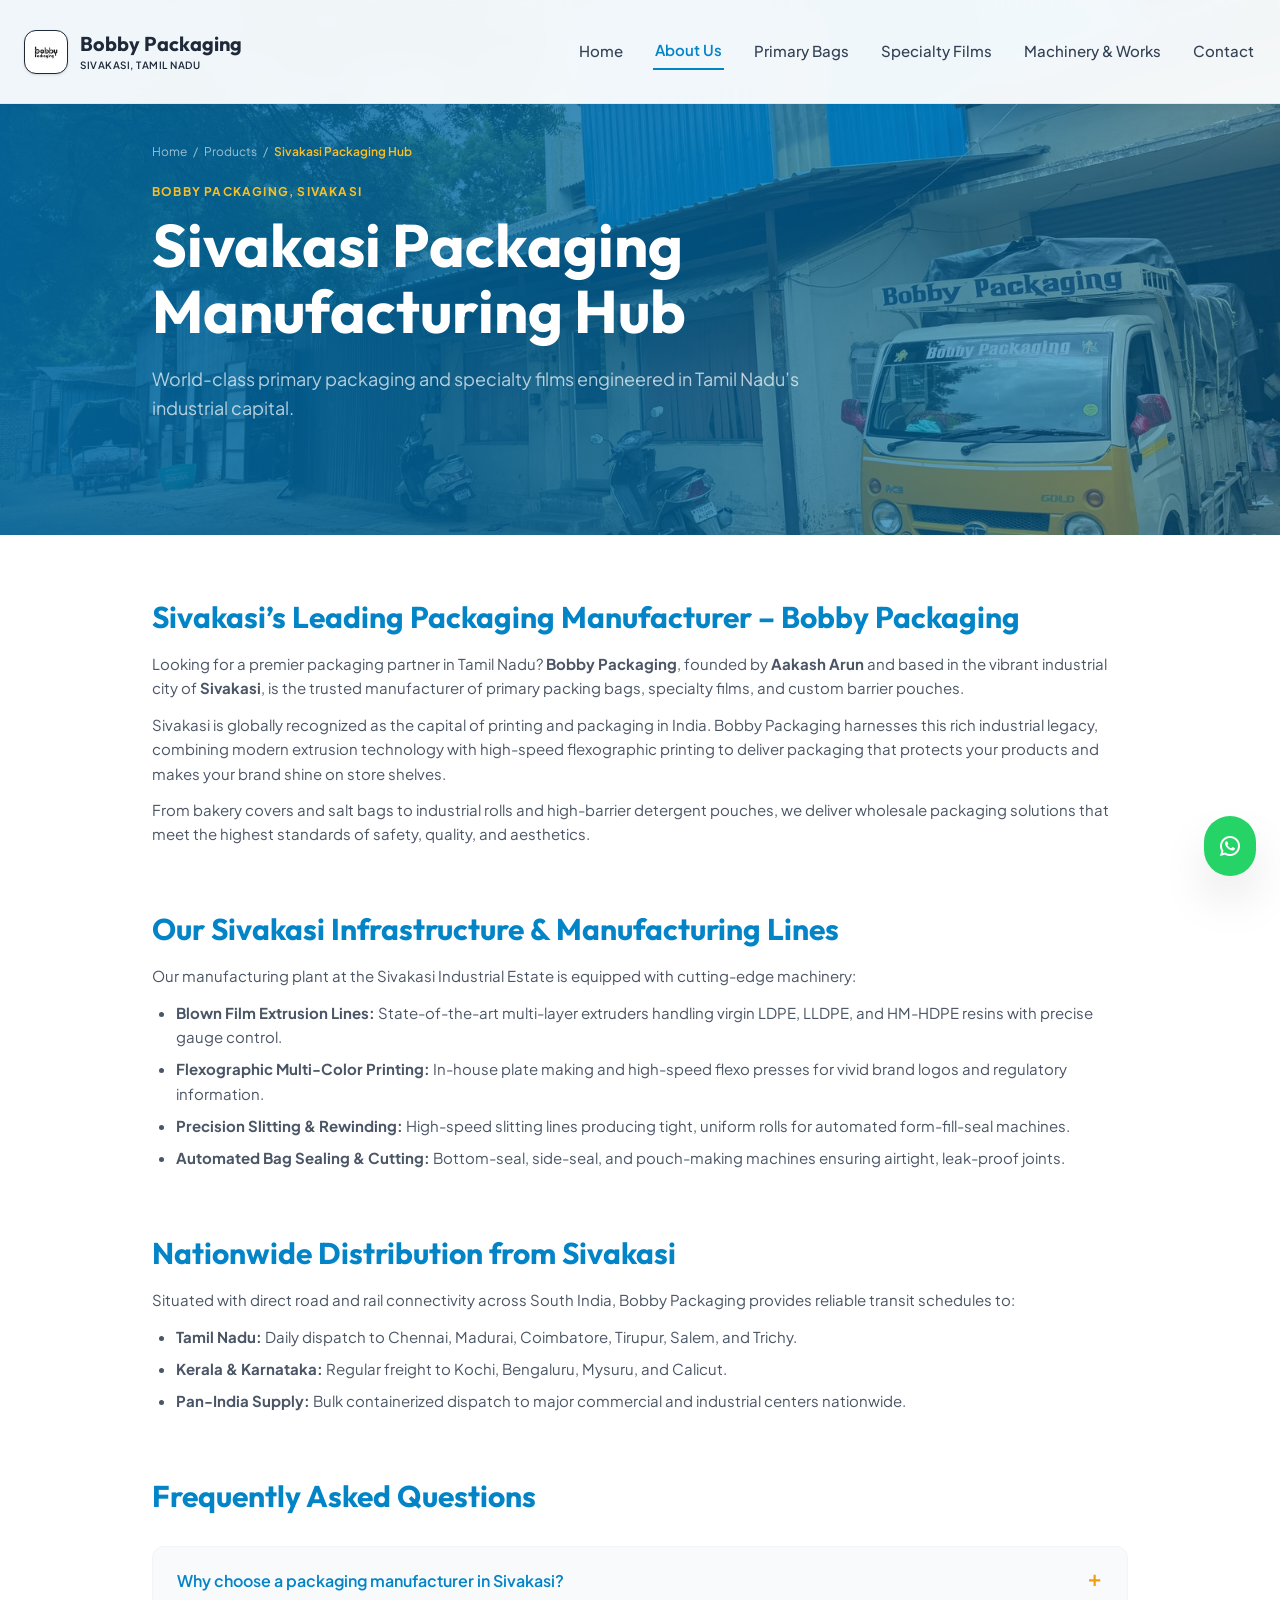
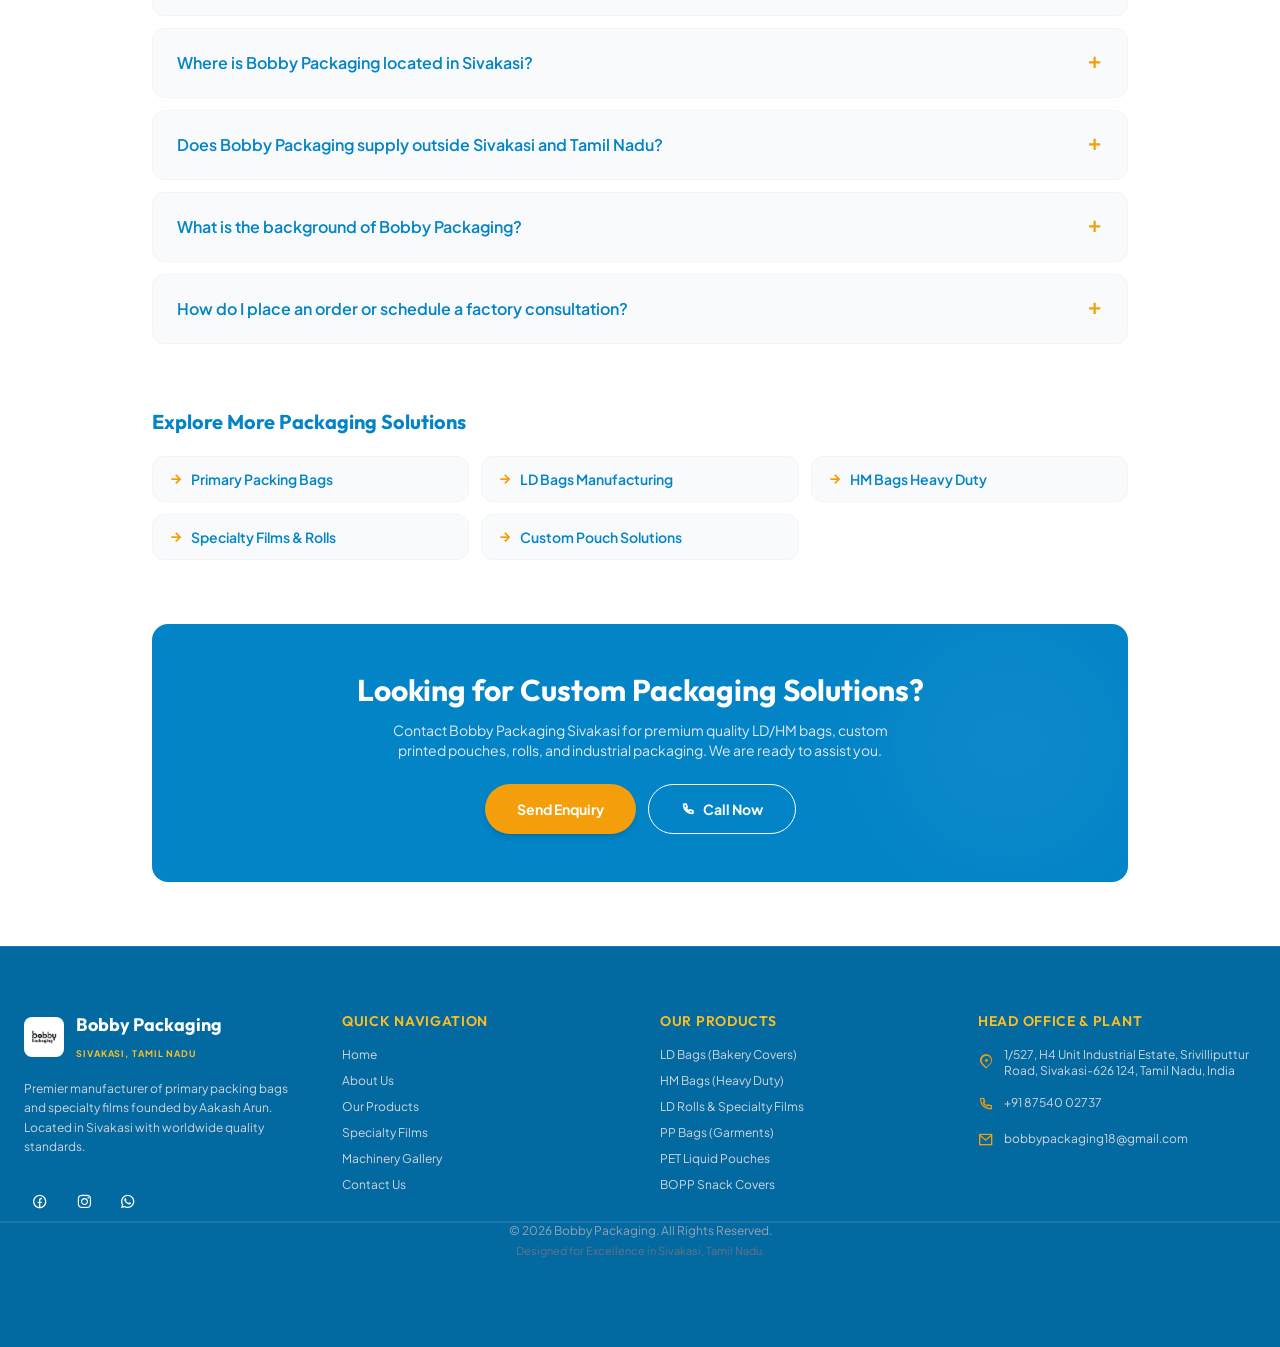
<file: sivakasi-packaging-hub.html>
<!DOCTYPE html>
<html lang="en">
<head>
  <meta charset="UTF-8" />
  <meta name="viewport" content="width=device-width, initial-scale=1.0" />
  <title>Packaging Manufacturer in Sivakasi - Bobby Packaging</title>
  <meta name="description" content="Bobby Packaging in Sivakasi is the leading manufacturer of LD bags, HM bags, specialty films, and printed pouches. Call +91 87540 02737." />
  <meta name="theme-color" content="#002140" />

    <!-- Fonts & Icons -->
  <link rel="preconnect" href="https://fonts.googleapis.com" />
  <link rel="preconnect" href="https://fonts.gstatic.com" crossorigin />
  <link href="https://fonts.googleapis.com/css2?family=Outfit:wght@400;500;600;700;800;900&family=Plus+Jakarta+Sans:ital,wght@0,300;0,400;0,500;0,600;0,700;0,800;1,400;1,600&display=swap" rel="stylesheet" />
  <link rel="stylesheet" href="css/remixicon.css" />

  <!-- Stylesheet -->
  <link rel="stylesheet" href="css/style.css?v=2.0" />
  <!-- Scoped Component Stylesheets (Class names strictly related to file) -->
</head>
<body class="font-sans bg-white text-gray-800 antialiased overflow-x-hidden">

    <!-- Header / Navigation -->
  <header id="mainHeader" class="fixed top-0 left-0 w-full z-50 transition-all duration-300 bg-white/85 backdrop-blur-md border-b border-sky-100 shadow-sm py-4">
    <div class="max-w-7xl mx-auto px-6 flex items-center justify-between">
      <!-- Brand Logo -->
      <a href="index.html" class="flex items-center gap-3 group">
        <div class="w-11 h-11 bg-white rounded-xl p-1.5 shadow-sm flex items-center justify-center transition-transform group-hover:scale-105 border border-sky-100">
          <img src="images/logobg.png" alt="Bobby Packaging Logo" class="w-full h-full object-contain" />
        </div>
        <div>
          <span class="brand-title font-display text-xl font-bold tracking-tight text-slate-900 transition-colors">Bobby Packaging</span>
          <span class="brand-tagline text-[10px] tracking-wider uppercase font-semibold text-sky-600 hidden sm:block">Sivakasi, Tamil Nadu</span>
        </div>
      </a>

      <!-- Desktop Nav (Right Aligned) -->
      <nav id="navContainer" class="hidden lg:flex items-center gap-7 xl:gap-8 ml-auto">
        <a href="index.html" class="nav-link font-medium text-[15px] transition-colors py-1 text-slate-700 hover:text-sky-600">Home</a>
        <a href="about.html" class="nav-link font-semibold text-[15px] transition-colors py-1 text-sky-600 border-b-2 border-sky-500">About Us</a>
        <a href="products.html" class="nav-link font-medium text-[15px] transition-colors py-1 text-slate-700 hover:text-sky-600">Primary Bags</a>
        <a href="films.html" class="nav-link font-medium text-[15px] transition-colors py-1 text-slate-700 hover:text-sky-600">Specialty Films</a>
        <a href="gallery.html" class="nav-link font-medium text-[15px] transition-colors py-1 text-slate-700 hover:text-sky-600">Machinery & Works</a>
        <a href="contact.html" class="nav-link font-medium text-[15px] transition-colors py-1 text-slate-700 hover:text-sky-600">Contact</a>
      </nav>

      <!-- Mobile Hamburger Button -->
      <button id="menuToggle" class="lg:hidden text-slate-800 p-2 text-2xl focus:outline-none cursor-pointer" aria-label="Toggle navigation">
        <i class="ri-menu-line"></i>
      </button>
    </div>

    <!-- Mobile Drawer Menu -->
    <div id="mobileMenu" class="hidden lg:hidden bg-white/95 backdrop-blur-xl border-t border-sky-100 px-6 py-6 shadow-xl transition-all duration-300">
      <div class="flex flex-col gap-3 text-right">
        <a href="index.html" class="text-sm font-medium text-slate-700 hover:text-sky-600 py-2">Home</a>
        <a href="about.html" class="text-sm font-semibold text-sky-600 py-2">About Us</a>
        <a href="products.html" class="text-sm font-medium text-slate-700 hover:text-sky-600 py-2">Primary Bags</a>
        <a href="films.html" class="text-sm font-medium text-slate-700 hover:text-sky-600 py-2">Specialty Films</a>
        <a href="gallery.html" class="text-sm font-medium text-slate-700 hover:text-sky-600 py-2">Machinery & Works</a>
        <a href="contact.html" class="text-sm font-medium text-slate-700 hover:text-sky-600 py-2">Contact</a>
      </div>
    </div>
  </header>

  <!-- Hero Section -->
  <section class="relative pt-36 pb-20 text-white overflow-hidden">
    <div
      class="absolute inset-0 bg-cover bg-center"
      style="background-image: url('images/infrastructure.jpg')"
    >
      <div class="absolute inset-0 bg-gradient-to-r from-primary-dark/90 via-primary-dark/75 to-primary-dark/50"></div>
    </div>
    <div class="relative z-10 max-w-5xl mx-auto px-6 text-left">
      <!-- Breadcrumb -->
      <nav aria-label="Breadcrumb" class="mb-6">
        <ol class="flex flex-wrap items-center gap-1.5 text-xs text-white/60 font-sans">
          <li><a href="index.html" class="hover:text-gold-light transition-colors">Home</a></li>
          <li><span>/</span></li>
          <li><a href="products.html" class="hover:text-gold-light transition-colors">Products</a></li>
          <li><span>/</span></li>
          <li><span class="text-gold-light font-semibold">Sivakasi Packaging Hub</span></li>
        </ol>
      </nav>
      <span class="text-xs font-bold text-gold-light uppercase tracking-widest mb-3 block">Bobby Packaging, Sivakasi</span>
      <h1 class="text-3xl md:text-5xl lg:text-6xl font-bold font-display leading-[1.1] mb-5 max-w-3xl">Sivakasi Packaging Manufacturing Hub</h1>
      <p class="text-sm md:text-lg text-white/70 max-w-2xl leading-relaxed mb-8">World-class primary packaging and specialty films engineered in Tamil Nadu’s industrial capital.</p>
    </div>
  </section>

  <!-- Content Sections -->
  <div class="max-w-5xl mx-auto px-6 py-16 space-y-16">
    
    <!-- Section 1 -->
    <section class="text-left space-y-4">
      <h2 class="text-2xl md:text-3xl font-bold font-display text-primary leading-tight">Sivakasi’s Leading Packaging Manufacturer – Bobby Packaging</h2>
      <div class="prose prose-gray max-w-none text-gray-600 font-sans text-[15px] leading-relaxed space-y-3">
        <p>
          Looking for a premier packaging partner in Tamil Nadu? <strong>Bobby Packaging</strong>, founded by <strong>Aakash Arun</strong> and based in the vibrant industrial city of <strong>Sivakasi</strong>, is the trusted manufacturer of primary packing bags, specialty films, and custom barrier pouches.
        </p>
        <p>
          Sivakasi is globally recognized as the capital of printing and packaging in India. Bobby Packaging harnesses this rich industrial legacy, combining modern extrusion technology with high-speed flexographic printing to deliver packaging that protects your products and makes your brand shine on store shelves.
        </p>
        <p>
          From bakery covers and salt bags to industrial rolls and high-barrier detergent pouches, we deliver wholesale packaging solutions that meet the highest standards of safety, quality, and aesthetics.
        </p>
      </div>
    </section>

    <!-- Section 2 -->
    <section class="text-left space-y-4">
      <h2 class="text-2xl md:text-3xl font-bold font-display text-primary leading-tight">Our Sivakasi Infrastructure & Manufacturing Lines</h2>
      <div class="prose prose-gray max-w-none text-gray-600 font-sans text-[15px] leading-relaxed">
        <p>Our manufacturing plant at the Sivakasi Industrial Estate is equipped with cutting-edge machinery:</p>
        <ul class="list-disc pl-6 space-y-2 mt-3">
          <li><strong>Blown Film Extrusion Lines:</strong> State-of-the-art multi-layer extruders handling virgin LDPE, LLDPE, and HM-HDPE resins with precise gauge control.</li>
          <li><strong>Flexographic Multi-Color Printing:</strong> In-house plate making and high-speed flexo presses for vivid brand logos and regulatory information.</li>
          <li><strong>Precision Slitting & Rewinding:</strong> High-speed slitting lines producing tight, uniform rolls for automated form-fill-seal machines.</li>
          <li><strong>Automated Bag Sealing & Cutting:</strong> Bottom-seal, side-seal, and pouch-making machines ensuring airtight, leak-proof joints.</li>
        </ul>
      </div>
    </section>

    <!-- Section 3 -->
    <section class="text-left space-y-4">
      <h2 class="text-2xl md:text-3xl font-bold font-display text-primary leading-tight">Nationwide Distribution from Sivakasi</h2>
      <div class="prose prose-gray max-w-none text-gray-600 font-sans text-[15px] leading-relaxed">
        <p>Situated with direct road and rail connectivity across South India, Bobby Packaging provides reliable transit schedules to:</p>
        <ul class="list-disc pl-6 space-y-2 mt-3">
          <li><strong>Tamil Nadu:</strong> Daily dispatch to Chennai, Madurai, Coimbatore, Tirupur, Salem, and Trichy.</li>
          <li><strong>Kerala & Karnataka:</strong> Regular freight to Kochi, Bengaluru, Mysuru, and Calicut.</li>
          <li><strong>Pan-India Supply:</strong> Bulk containerized dispatch to major commercial and industrial centers nationwide.</li>
        </ul>
      </div>
    </section>

    <!-- FAQ Section -->
    <section class="text-left">
      <h2 class="text-2xl md:text-3xl font-bold font-display text-primary mb-8">Frequently Asked Questions</h2>
      <div class="faq-container space-y-3">
        
        <div class="faq-item bg-slate-50 rounded-xl border border-gray-100 overflow-hidden">
          <button class="faq-trigger w-full px-6 py-5 flex justify-between items-center text-left font-sans font-semibold text-primary hover:text-primary-light transition-colors focus:outline-none cursor-pointer">
            <span>Why choose a packaging manufacturer in Sivakasi?</span>
            <i class="ri-add-line text-gold text-lg shrink-0"></i>
          </button>
          <div class="faq-answer">
            <div class="px-6 pb-5 pt-1 text-sm text-gray-500 font-sans leading-relaxed border-t border-gray-100">
              Sivakasi is India's premier hub for printing, packaging, and manufacturing excellence. Bobby Packaging leverages Sivakasi's specialized printing ecosystem, skilled workforce, and high-tech infrastructure to offer the highest quality packaging at competitive factory rates.
            </div>
          </div>
        </div>

        <div class="faq-item bg-slate-50 rounded-xl border border-gray-100 overflow-hidden">
          <button class="faq-trigger w-full px-6 py-5 flex justify-between items-center text-left font-sans font-semibold text-primary hover:text-primary-light transition-colors focus:outline-none cursor-pointer">
            <span>Where is Bobby Packaging located in Sivakasi?</span>
            <i class="ri-add-line text-gold text-lg shrink-0"></i>
          </button>
          <div class="faq-answer">
            <div class="px-6 pb-5 pt-1 text-sm text-gray-500 font-sans leading-relaxed border-t border-gray-100">
              Bobby Packaging is located at 1/527, H4 Unit Industrial Estate, Srivilliputtur Road, Sivakasi-626 124, Tamil Nadu. We welcome client visits, sample inspections, and technical discussions at our manufacturing plant.
            </div>
          </div>
        </div>

        <div class="faq-item bg-slate-50 rounded-xl border border-gray-100 overflow-hidden">
          <button class="faq-trigger w-full px-6 py-5 flex justify-between items-center text-left font-sans font-semibold text-primary hover:text-primary-light transition-colors focus:outline-none cursor-pointer">
            <span>Does Bobby Packaging supply outside Sivakasi and Tamil Nadu?</span>
            <i class="ri-add-line text-gold text-lg shrink-0"></i>
          </button>
          <div class="faq-answer">
            <div class="px-6 pb-5 pt-1 text-sm text-gray-500 font-sans leading-relaxed border-t border-gray-100">
              Yes! We supply primary packing bags, specialty films, LD rolls, PP bags, and pouches to clients across Tamil Nadu, Kerala, Karnataka, Andhra Pradesh, and throughout India with fast, reliable logistics partners.
            </div>
          </div>
        </div>

        <div class="faq-item bg-slate-50 rounded-xl border border-gray-100 overflow-hidden">
          <button class="faq-trigger w-full px-6 py-5 flex justify-between items-center text-left font-sans font-semibold text-primary hover:text-primary-light transition-colors focus:outline-none cursor-pointer">
            <span>What is the background of Bobby Packaging?</span>
            <i class="ri-add-line text-gold text-lg shrink-0"></i>
          </button>
          <div class="faq-answer">
            <div class="px-6 pb-5 pt-1 text-sm text-gray-500 font-sans leading-relaxed border-t border-gray-100">
              Bobby Packaging was founded by Aakash Arun with a vision to deliver unparalleled quality and innovative packaging solutions. We combine advanced machinery with dedicated customer service.
            </div>
          </div>
        </div>

        <div class="faq-item bg-slate-50 rounded-xl border border-gray-100 overflow-hidden">
          <button class="faq-trigger w-full px-6 py-5 flex justify-between items-center text-left font-sans font-semibold text-primary hover:text-primary-light transition-colors focus:outline-none cursor-pointer">
            <span>How do I place an order or schedule a factory consultation?</span>
            <i class="ri-add-line text-gold text-lg shrink-0"></i>
          </button>
          <div class="faq-answer">
            <div class="px-6 pb-5 pt-1 text-sm text-gray-500 font-sans leading-relaxed border-t border-gray-100">
              Call or WhatsApp us at +91 87540 02737 or email bobbypackaging18@gmail.com. Our technical team assists with material selection, thickness recommendations, and prompt pricing quotations.
            </div>
          </div>
        </div>

      </div>
    </section>

    <!-- Internal Links Section -->
    <section class="text-left">
      <h2 class="text-xl font-bold font-display text-primary mb-5">Explore More Packaging Solutions</h2>
      <div class="grid grid-cols-1 sm:grid-cols-2 lg:grid-cols-3 gap-3">
        <a href="primary-packing-bags.html" class="flex items-center gap-2 px-4 py-3 bg-slate-50 rounded-xl border border-gray-100 text-sm font-semibold text-primary hover:bg-primary hover:text-white transition-all group">
          <i class="ri-arrow-right-line text-gold group-hover:text-gold-light transition-colors shrink-0"></i>
          <span>Primary Packing Bags</span>
        </a>
        <a href="ld-bags-manufacturing.html" class="flex items-center gap-2 px-4 py-3 bg-slate-50 rounded-xl border border-gray-100 text-sm font-semibold text-primary hover:bg-primary hover:text-white transition-all group">
          <i class="ri-arrow-right-line text-gold group-hover:text-gold-light transition-colors shrink-0"></i>
          <span>LD Bags Manufacturing</span>
        </a>
        <a href="hm-bags-heavy-duty.html" class="flex items-center gap-2 px-4 py-3 bg-slate-50 rounded-xl border border-gray-100 text-sm font-semibold text-primary hover:bg-primary hover:text-white transition-all group">
          <i class="ri-arrow-right-line text-gold group-hover:text-gold-light transition-colors shrink-0"></i>
          <span>HM Bags Heavy Duty</span>
        </a>
        <a href="specialty-films-rolls.html" class="flex items-center gap-2 px-4 py-3 bg-slate-50 rounded-xl border border-gray-100 text-sm font-semibold text-primary hover:bg-primary hover:text-white transition-all group">
          <i class="ri-arrow-right-line text-gold group-hover:text-gold-light transition-colors shrink-0"></i>
          <span>Specialty Films & Rolls</span>
        </a>
        <a href="custom-pouch-solutions.html" class="flex items-center gap-2 px-4 py-3 bg-slate-50 rounded-xl border border-gray-100 text-sm font-semibold text-primary hover:bg-primary hover:text-white transition-all group">
          <i class="ri-arrow-right-line text-gold group-hover:text-gold-light transition-colors shrink-0"></i>
          <span>Custom Pouch Solutions</span>
        </a>
      </div>
    </section>

    <!-- CTA Banner -->
    <section class="bg-primary rounded-2xl p-8 md:p-12 text-white text-center relative overflow-hidden">
      <div class="absolute top-0 right-0 w-60 h-60 bg-white/5 rounded-full blur-3xl"></div>
      <h2 class="text-2xl md:text-3xl font-bold font-display mb-3 relative z-10">
        Looking for Custom Packaging Solutions?
      </h2>
      <p class="text-sm text-gray-300 max-w-lg mx-auto mb-6 relative z-10 font-sans">
        Contact Bobby Packaging Sivakasi for premium quality LD/HM bags, custom printed pouches, rolls, and industrial packaging. We are ready to assist you.
      </p>
      <div class="flex flex-col sm:flex-row gap-3 justify-center relative z-10">
        <button class="open-enquiry-modal bg-gold hover:bg-gold-dark text-white text-sm font-bold px-8 py-3.5 rounded-full cursor-pointer transition-all shadow-md" data-product-title="Sivakasi Packaging Hub">
          Send Enquiry
        </button>
        <a href="tel:+918754002737" class="border border-white/60 hover:bg-white hover:text-primary text-white text-sm font-bold px-8 py-3.5 rounded-full cursor-pointer transition-all flex items-center justify-center gap-2">
          <i class="ri-phone-line"></i>
          <span>Call Now</span>
        </a>
      </div>
    </section>

  </div>

  <!-- Footer -->
  <footer class="bg-primary-dark text-white pt-16 pb-12 border-t border-white/10">
    <div class="max-w-7xl mx-auto px-6 grid grid-cols-1 md:grid-cols-2 lg:grid-cols-4 gap-10 pb-12 border-b border-white/10">
      <div class="space-y-4">
        <div class="flex items-center gap-3">
          <div class="w-10 h-10 bg-white rounded-lg p-1 flex items-center justify-center">
            <img src="images/logobg.png" alt="Bobby Packaging" class="w-full h-full object-contain" />
          </div>
          <div>
            <span class="font-display text-lg font-bold tracking-tight text-white block">Bobby Packaging</span>
            <span class="text-[9px] tracking-widest uppercase font-bold text-gold-light">Sivakasi, Tamil Nadu</span>
          </div>
        </div>
        <p class="text-xs text-gray-300 leading-relaxed font-sans">
          Premier manufacturer of primary packing bags and specialty films founded by Aakash Arun. Located in Sivakasi with worldwide quality standards.
        </p>
        <div class="flex space-x-3 pt-2">
          <a href="#" target="_blank" class="bg-white/10 hover:bg-gold p-2 rounded-lg text-white transition-colors" aria-label="Facebook"><i class="ri-facebook-circle-line"></i></a>
          <a href="#" target="_blank" class="bg-white/10 hover:bg-gold p-2 rounded-lg text-white transition-colors" aria-label="Instagram"><i class="ri-instagram-line"></i></a>
          <a href="tel:+918754002737" target="_blank" class="bg-white/10 hover:bg-gold p-2 rounded-lg text-white transition-colors" aria-label="WhatsApp"><i class="ri-whatsapp-line"></i></a>
        </div>
      </div>

      <div>
        <h4 class="text-sm font-semibold tracking-wider uppercase text-gold-light mb-4">Quick Navigation</h4>
        <ul class="space-y-2.5 text-xs text-gray-300">
          <li><a href="index.html" class="hover:text-white transition-colors">Home</a></li>
          <li><a href="about.html" class="hover:text-white transition-colors">About Us</a></li>
          <li><a href="products.html" class="hover:text-white transition-colors">Our Products</a></li>
          <li><a href="films.html" class="hover:text-white transition-colors">Specialty Films</a></li>
          <li><a href="gallery.html" class="hover:text-white transition-colors">Machinery Gallery</a></li>
          <li><a href="contact.html" class="hover:text-white transition-colors">Contact Us</a></li>
        </ul>
      </div>

      <div>
        <h4 class="text-sm font-semibold tracking-wider uppercase text-gold-light mb-4">Our Products</h4>
        <ul class="space-y-2.5 text-xs text-gray-300">
          <li><a href="products.html" class="hover:text-white transition-colors">LD Bags (Bakery Covers)</a></li>
          <li><a href="products.html" class="hover:text-white transition-colors">HM Bags (Heavy Duty)</a></li>
          <li><a href="films.html" class="hover:text-white transition-colors">LD Rolls & Specialty Films</a></li>
          <li><a href="products.html" class="hover:text-white transition-colors">PP Bags (Garments)</a></li>
          <li><a href="products.html" class="hover:text-white transition-colors">PET Liquid Pouches</a></li>
          <li><a href="products.html" class="hover:text-white transition-colors">BOPP Snack Covers</a></li>
        </ul>
      </div>

      <div>
        <h4 class="text-sm font-semibold tracking-wider uppercase text-gold-light mb-4">Head Office & Plant</h4>
        <div class="space-y-3 text-xs text-gray-300">
          <p class="flex items-start gap-2.5">
            <i class="ri-map-pin-2-line text-gold text-base shrink-0 mt-0.5"></i>
            <span>1/527, H4 Unit Industrial Estate, Srivilliputtur Road, Sivakasi-626 124, Tamil Nadu, India</span>
          </p>
          <p class="flex items-center gap-2.5">
            <i class="ri-phone-line text-gold text-base shrink-0"></i>
            <a href="tel:+918754002737" class="hover:text-white">+91 87540 02737</a>
          </p>
          <p class="flex items-center gap-2.5">
            <i class="ri-mail-line text-gold text-base shrink-0"></i>
            <a href="mailto:bobbypackaging18@gmail.com" class="hover:text-white">bobbypackaging18@gmail.com</a>
          </p>
        </div>
      </div>
    </div>

        <!-- Copyright (Center Aligned) -->
    <div class="footer-copyright-section max-w-7xl mx-auto px-6 pt-8 flex flex-col items-center justify-center text-center text-xs text-gray-400 gap-2 border-t border-white/10 mt-8">
      <div>© 2026 Bobby Packaging. All Rights Reserved.</div>
      <div class="text-[11px] text-gray-500">Designed for Excellence in Sivakasi, Tamil Nadu.</div>
    </div>
  </footer>

  <!-- Enquiry Modal Overlay -->
  <div id="enquiryModal" class="hidden fixed inset-0 z-50 flex items-center justify-center p-4 overflow-y-auto">
    <div class="modal-backdrop fixed inset-0 bg-primary/50 backdrop-blur-sm cursor-pointer"></div>
    <div class="bg-white rounded-3xl shadow-2xl overflow-hidden w-full max-w-lg relative z-10 text-left font-sans p-6 md:p-8">
      <div class="flex items-center justify-between pb-4 border-b border-gray-100">
        <div>
          <h3 class="text-xl font-bold font-display text-primary">Get Wholesale Quotation</h3>
          <p class="preset-note text-xs text-gold font-semibold mt-0.5 hidden"></p>
        </div>
        <button class="close-modal text-gray-400 hover:text-gray-700 text-2xl transition-colors cursor-pointer">
          <i class="ri-close-line"></i>
        </button>
      </div>

      <div class="enquiry-success hidden py-8 text-center space-y-4">
        <i class="ri-checkbox-circle-fill text-5xl text-secondary"></i>
        <h4 class="text-xl font-bold font-display text-primary">Enquiry Submitted!</h4>
        <p class="text-xs text-gray-500 font-sans leading-relaxed max-w-xs mx-auto">
          WhatsApp will open with your requirements. Our sales desk will respond with factory quotation shortly.
        </p>
        <button class="close-modal bg-primary text-white text-xs font-bold px-6 py-2.5 rounded-full cursor-pointer">
          Done
        </button>
      </div>

      <form class="space-y-4 pt-4">
        <div>
          <label class="block text-xs font-semibold text-gray-600 mb-1">Full Name *</label>
          <input type="text" name="name" required placeholder="Your Name" class="w-full px-4 py-2.5 bg-slate-50 border border-gray-200 rounded-xl text-xs text-gray-800 focus:outline-none focus:border-primary" />
        </div>
        <div class="grid grid-cols-1 sm:grid-cols-2 gap-3">
          <div>
            <label class="block text-xs font-semibold text-gray-600 mb-1">Mobile / WhatsApp *</label>
            <input type="tel" name="phone" required placeholder="+91 98765 43210" class="w-full px-4 py-2.5 bg-slate-50 border border-gray-200 rounded-xl text-xs text-gray-800 focus:outline-none focus:border-primary" />
          </div>
          <div>
            <label class="block text-xs font-semibold text-gray-600 mb-1">Email Address</label>
            <input type="email" name="email" placeholder="name@company.com" class="w-full px-4 py-2.5 bg-slate-50 border border-gray-200 rounded-xl text-xs text-gray-800 focus:outline-none focus:border-primary" />
          </div>
        </div>
        <div>
          <label class="block text-xs font-semibold text-gray-600 mb-1">Product Requirement</label>
          <input type="text" name="requirement" value="Sivakasi Packaging Hub Inquiry" class="w-full px-4 py-2.5 bg-slate-50 border border-gray-200 rounded-xl text-xs text-gray-800 focus:outline-none focus:border-primary" />
        </div>
        <div>
          <label class="block text-xs font-semibold text-gray-600 mb-1">Dimensions, Quantity & Notes</label>
          <textarea name="message" rows="3" placeholder="Tell us sizes, quantity, microns, or printing requirements..." class="w-full px-4 py-2.5 bg-slate-50 border border-gray-200 rounded-xl text-xs text-gray-800 focus:outline-none focus:border-primary"></textarea>
        </div>
        <button type="submit" class="w-full bg-[#25D366] hover:bg-[#20ba56] text-white text-xs font-bold py-3.5 rounded-xl transition-all cursor-pointer shadow-md flex items-center justify-center gap-2">
          <i class="ri-whatsapp-line text-base"></i>
          <span>Submit via WhatsApp</span>
        </button>
      </form>
    </div>
  </div>

  <!-- Floating WhatsApp Action Pill -->
  <a href="#enquiryModal" class="open-enquiry-modal fixed bottom-6 right-6 z-40 bg-[#25D366] hover:bg-[#20ba56] text-white p-3.5 rounded-full shadow-2xl flex items-center gap-2 transition-transform hover:scale-105 group" aria-label="WhatsApp Us">
    <i class="ri-whatsapp-line text-2xl"></i>
    <span class="text-xs font-bold pr-1 hidden group-hover:inline-block transition-all">Chat with us</span>
  </a>

  <!-- Back to top -->
  <button id="backToTopBtn" class="fixed bottom-6 left-6 z-40 bg-primary hover:bg-primary-light text-white p-3 rounded-full shadow-xl opacity-0 pointer-events-none transition-all duration-300 cursor-pointer" aria-label="Back to top">
    <i class="ri-arrow-up-line text-lg"></i>
  </button>

  <!-- Application Logic -->
  <script src="js/main.js"></script>
</body>
</html>
</file>
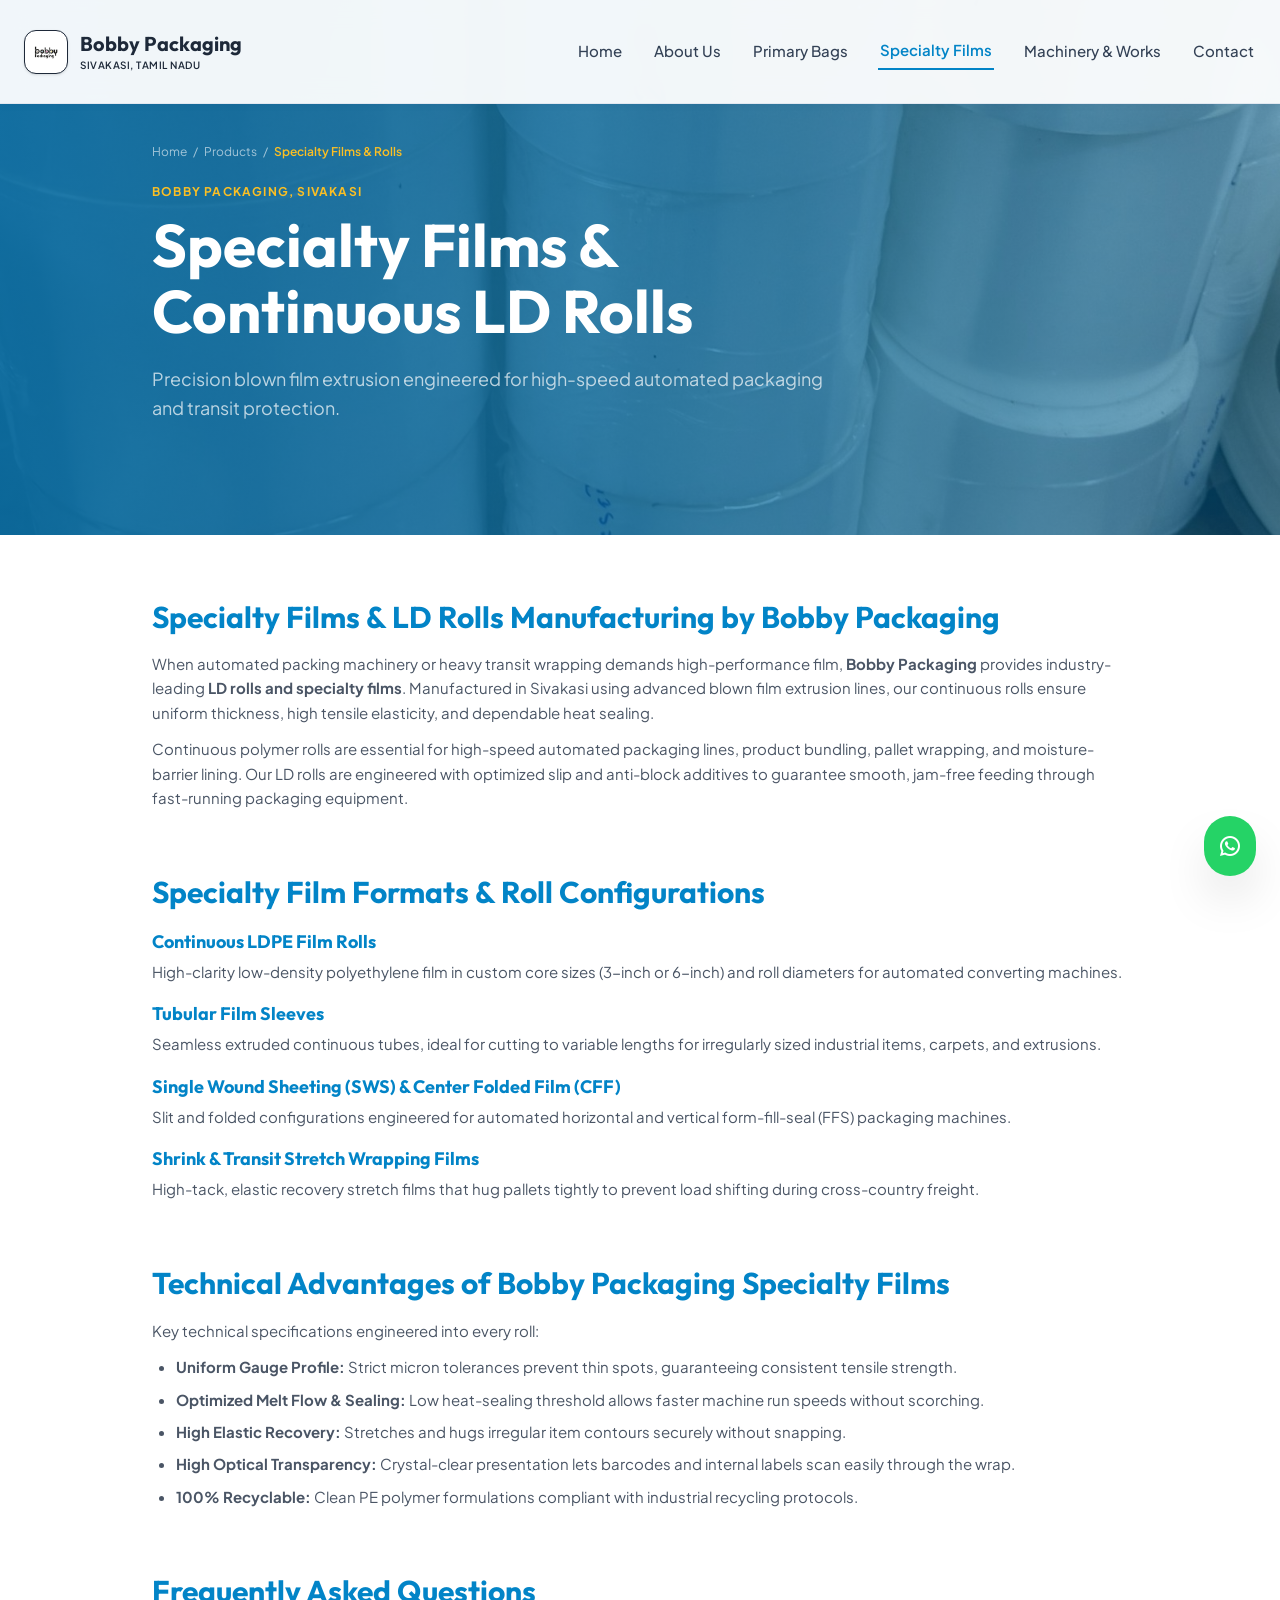
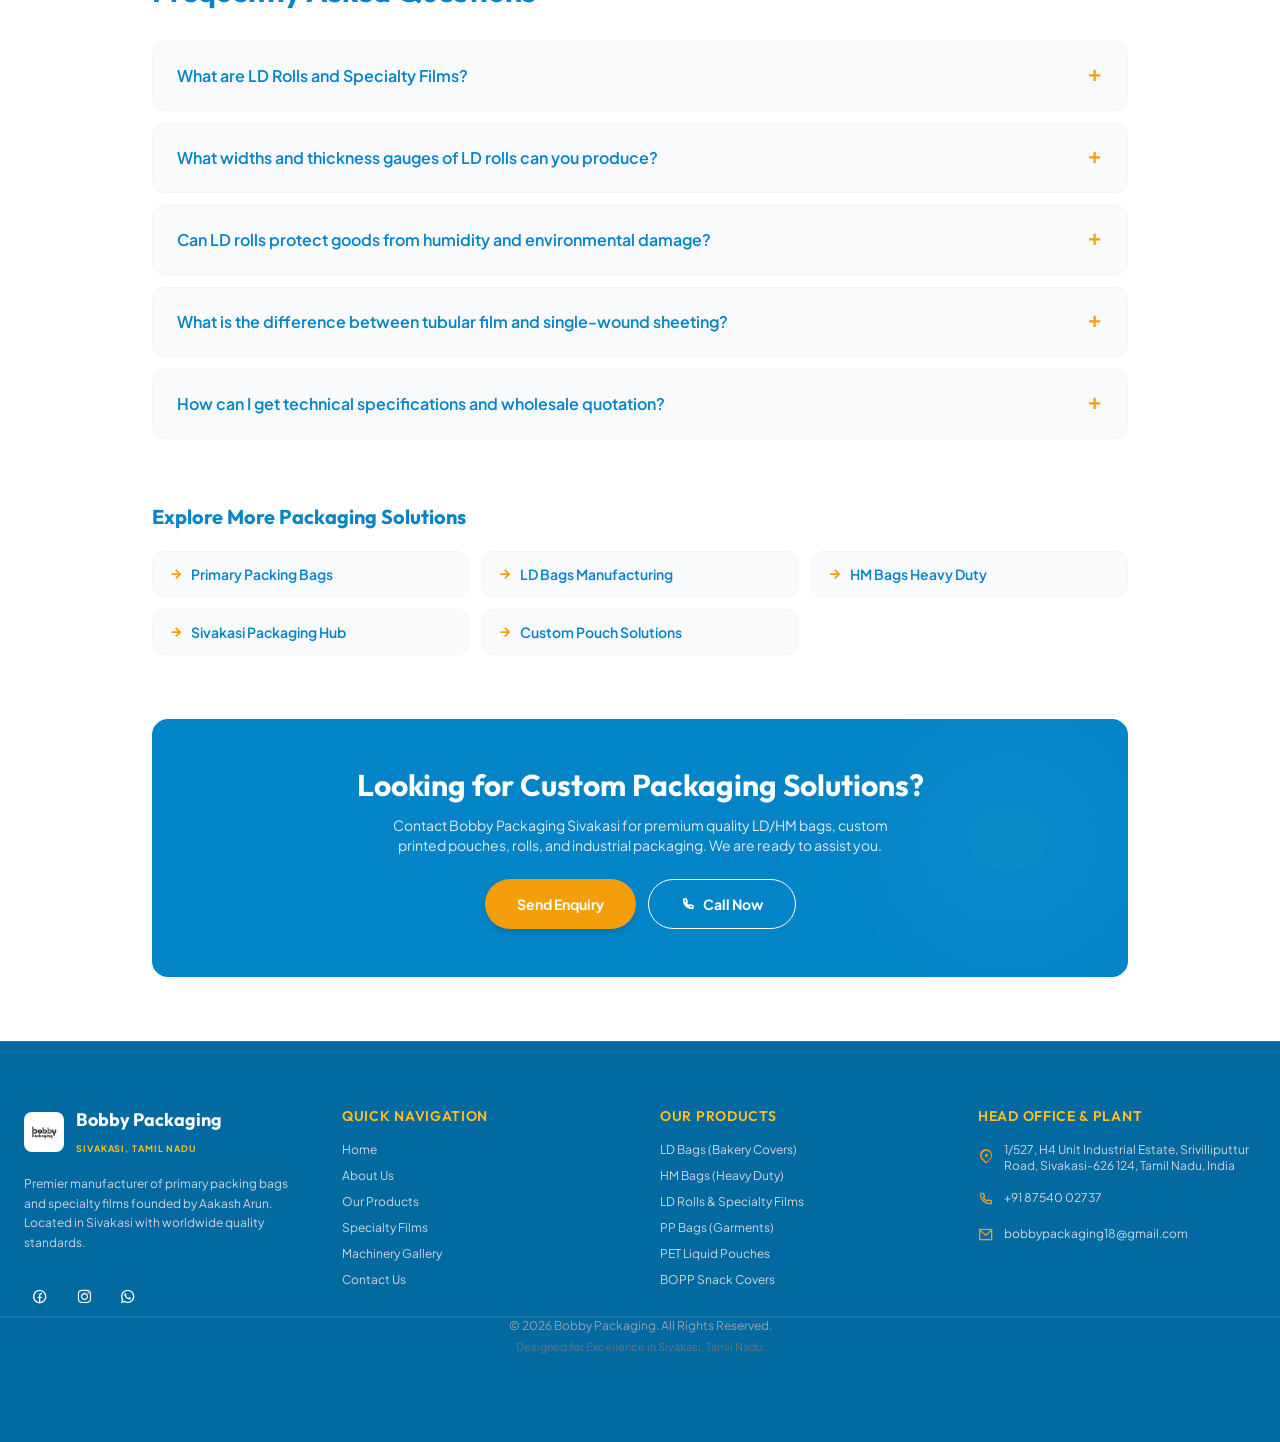
<file: specialty-films-rolls.html>
<!DOCTYPE html>
<html lang="en">
<head>
  <meta charset="UTF-8" />
  <meta name="viewport" content="width=device-width, initial-scale=1.0" />
  <title>Specialty Films & LD Rolls Manufacturer Sivakasi - Bobby Packaging</title>
  <meta name="description" content="Manufacturer of continuous LD rolls, blown specialty films, transit wrap, and automated packaging films in Sivakasi. Call +91 87540 02737." />
  <meta name="theme-color" content="#002140" />

    <!-- Fonts & Icons -->
  <link rel="preconnect" href="https://fonts.googleapis.com" />
  <link rel="preconnect" href="https://fonts.gstatic.com" crossorigin />
  <link href="https://fonts.googleapis.com/css2?family=Outfit:wght@400;500;600;700;800;900&family=Plus+Jakarta+Sans:ital,wght@0,300;0,400;0,500;0,600;0,700;0,800;1,400;1,600&display=swap" rel="stylesheet" />
  <link rel="stylesheet" href="css/remixicon.css" />

  <!-- Stylesheet -->
  <link rel="stylesheet" href="css/style.css?v=2.0" />
  <!-- Scoped Component Stylesheets (Class names strictly related to file) -->
</head>
<body class="font-sans bg-white text-gray-800 antialiased overflow-x-hidden">

    <!-- Header / Navigation -->
  <header id="mainHeader" class="fixed top-0 left-0 w-full z-50 transition-all duration-300 bg-white/85 backdrop-blur-md border-b border-sky-100 shadow-sm py-4">
    <div class="max-w-7xl mx-auto px-6 flex items-center justify-between">
      <!-- Brand Logo -->
      <a href="index.html" class="flex items-center gap-3 group">
        <div class="w-11 h-11 bg-white rounded-xl p-1.5 shadow-sm flex items-center justify-center transition-transform group-hover:scale-105 border border-sky-100">
          <img src="images/logobg.png" alt="Bobby Packaging Logo" class="w-full h-full object-contain" />
        </div>
        <div>
          <span class="brand-title font-display text-xl font-bold tracking-tight text-slate-900 transition-colors">Bobby Packaging</span>
          <span class="brand-tagline text-[10px] tracking-wider uppercase font-semibold text-sky-600 hidden sm:block">Sivakasi, Tamil Nadu</span>
        </div>
      </a>

      <!-- Desktop Nav (Right Aligned) -->
      <nav id="navContainer" class="hidden lg:flex items-center gap-7 xl:gap-8 ml-auto">
        <a href="index.html" class="nav-link font-medium text-[15px] transition-colors py-1 text-slate-700 hover:text-sky-600">Home</a>
        <a href="about.html" class="nav-link font-medium text-[15px] transition-colors py-1 text-slate-700 hover:text-sky-600">About Us</a>
        <a href="products.html" class="nav-link font-medium text-[15px] transition-colors py-1 text-slate-700 hover:text-sky-600">Primary Bags</a>
        <a href="films.html" class="nav-link font-semibold text-[15px] transition-colors py-1 text-sky-600 border-b-2 border-sky-500">Specialty Films</a>
        <a href="gallery.html" class="nav-link font-medium text-[15px] transition-colors py-1 text-slate-700 hover:text-sky-600">Machinery & Works</a>
        <a href="contact.html" class="nav-link font-medium text-[15px] transition-colors py-1 text-slate-700 hover:text-sky-600">Contact</a>
      </nav>

      <!-- Mobile Hamburger Button -->
      <button id="menuToggle" class="lg:hidden text-slate-800 p-2 text-2xl focus:outline-none cursor-pointer" aria-label="Toggle navigation">
        <i class="ri-menu-line"></i>
      </button>
    </div>

    <!-- Mobile Drawer Menu -->
    <div id="mobileMenu" class="hidden lg:hidden bg-white/95 backdrop-blur-xl border-t border-sky-100 px-6 py-6 shadow-xl transition-all duration-300">
      <div class="flex flex-col gap-3 text-right">
        <a href="index.html" class="text-sm font-medium text-slate-700 hover:text-sky-600 py-2">Home</a>
        <a href="about.html" class="text-sm font-medium text-slate-700 hover:text-sky-600 py-2">About Us</a>
        <a href="products.html" class="text-sm font-medium text-slate-700 hover:text-sky-600 py-2">Primary Bags</a>
        <a href="films.html" class="text-sm font-semibold text-sky-600 py-2">Specialty Films</a>
        <a href="gallery.html" class="text-sm font-medium text-slate-700 hover:text-sky-600 py-2">Machinery & Works</a>
        <a href="contact.html" class="text-sm font-medium text-slate-700 hover:text-sky-600 py-2">Contact</a>
      </div>
    </div>
  </header>

  <!-- Hero Section -->
  <section class="relative pt-36 pb-20 text-white overflow-hidden">
    <div
      class="absolute inset-0 bg-cover bg-center"
      style="background-image: url('images/ld-roll2.jpg')"
    >
      <div class="absolute inset-0 bg-gradient-to-r from-primary-dark/90 via-primary-dark/75 to-primary-dark/50"></div>
    </div>
    <div class="relative z-10 max-w-5xl mx-auto px-6 text-left">
      <!-- Breadcrumb -->
      <nav aria-label="Breadcrumb" class="mb-6">
        <ol class="flex flex-wrap items-center gap-1.5 text-xs text-white/60 font-sans">
          <li><a href="index.html" class="hover:text-gold-light transition-colors">Home</a></li>
          <li><span>/</span></li>
          <li><a href="products.html" class="hover:text-gold-light transition-colors">Products</a></li>
          <li><span>/</span></li>
          <li><span class="text-gold-light font-semibold">Specialty Films & Rolls</span></li>
        </ol>
      </nav>
      <span class="text-xs font-bold text-gold-light uppercase tracking-widest mb-3 block">Bobby Packaging, Sivakasi</span>
      <h1 class="text-3xl md:text-5xl lg:text-6xl font-bold font-display leading-[1.1] mb-5 max-w-3xl">Specialty Films & Continuous LD Rolls</h1>
      <p class="text-sm md:text-lg text-white/70 max-w-2xl leading-relaxed mb-8">Precision blown film extrusion engineered for high-speed automated packaging and transit protection.</p>
    </div>
  </section>

  <!-- Content Sections -->
  <div class="max-w-5xl mx-auto px-6 py-16 space-y-16">
    
    <!-- Section 1 -->
    <section class="text-left space-y-4">
      <h2 class="text-2xl md:text-3xl font-bold font-display text-primary leading-tight">Specialty Films & LD Rolls Manufacturing by Bobby Packaging</h2>
      <div class="prose prose-gray max-w-none text-gray-600 font-sans text-[15px] leading-relaxed space-y-3">
        <p>
          When automated packing machinery or heavy transit wrapping demands high-performance film, <strong>Bobby Packaging</strong> provides industry-leading <strong>LD rolls and specialty films</strong>. Manufactured in Sivakasi using advanced blown film extrusion lines, our continuous rolls ensure uniform thickness, high tensile elasticity, and dependable heat sealing.
        </p>
        <p>
          Continuous polymer rolls are essential for high-speed automated packaging lines, product bundling, pallet wrapping, and moisture-barrier lining. Our LD rolls are engineered with optimized slip and anti-block additives to guarantee smooth, jam-free feeding through fast-running packaging equipment.
        </p>
      </div>
    </section>

    <!-- Section 2 -->
    <section class="text-left space-y-4">
      <h2 class="text-2xl md:text-3xl font-bold font-display text-primary leading-tight">Specialty Film Formats & Roll Configurations</h2>
      <div class="prose prose-gray max-w-none text-gray-600 font-sans text-[15px] leading-relaxed space-y-4">
        <div>
          <h3 class="text-lg font-bold text-primary mb-1">Continuous LDPE Film Rolls</h3>
          <p>High-clarity low-density polyethylene film in custom core sizes (3-inch or 6-inch) and roll diameters for automated converting machines.</p>
        </div>
        <div>
          <h3 class="text-lg font-bold text-primary mb-1">Tubular Film Sleeves</h3>
          <p>Seamless extruded continuous tubes, ideal for cutting to variable lengths for irregularly sized industrial items, carpets, and extrusions.</p>
        </div>
        <div>
          <h3 class="text-lg font-bold text-primary mb-1">Single Wound Sheeting (SWS) & Center Folded Film (CFF)</h3>
          <p>Slit and folded configurations engineered for automated horizontal and vertical form-fill-seal (FFS) packaging machines.</p>
        </div>
        <div>
          <h3 class="text-lg font-bold text-primary mb-1">Shrink & Transit Stretch Wrapping Films</h3>
          <p>High-tack, elastic recovery stretch films that hug pallets tightly to prevent load shifting during cross-country freight.</p>
        </div>
      </div>
    </section>

    <!-- Section 3 -->
    <section class="text-left space-y-4">
      <h2 class="text-2xl md:text-3xl font-bold font-display text-primary leading-tight">Technical Advantages of Bobby Packaging Specialty Films</h2>
      <div class="prose prose-gray max-w-none text-gray-600 font-sans text-[15px] leading-relaxed">
        <p>Key technical specifications engineered into every roll:</p>
        <ul class="list-disc pl-6 space-y-2 mt-3">
          <li><strong>Uniform Gauge Profile:</strong> Strict micron tolerances prevent thin spots, guaranteeing consistent tensile strength.</li>
          <li><strong>Optimized Melt Flow & Sealing:</strong> Low heat-sealing threshold allows faster machine run speeds without scorching.</li>
          <li><strong>High Elastic Recovery:</strong> Stretches and hugs irregular item contours securely without snapping.</li>
          <li><strong>High Optical Transparency:</strong> Crystal-clear presentation lets barcodes and internal labels scan easily through the wrap.</li>
          <li><strong>100% Recyclable:</strong> Clean PE polymer formulations compliant with industrial recycling protocols.</li>
        </ul>
      </div>
    </section>

    <!-- FAQ Section -->
    <section class="text-left">
      <h2 class="text-2xl md:text-3xl font-bold font-display text-primary mb-8">Frequently Asked Questions</h2>
      <div class="faq-container space-y-3">
        
        <div class="faq-item bg-slate-50 rounded-xl border border-gray-100 overflow-hidden">
          <button class="faq-trigger w-full px-6 py-5 flex justify-between items-center text-left font-sans font-semibold text-primary hover:text-primary-light transition-colors focus:outline-none cursor-pointer">
            <span>What are LD Rolls and Specialty Films?</span>
            <i class="ri-add-line text-gold text-lg shrink-0"></i>
          </button>
          <div class="faq-answer">
            <div class="px-6 pb-5 pt-1 text-sm text-gray-500 font-sans leading-relaxed border-t border-gray-100">
              LD rolls are continuous rolls of Low-Density Polyethylene (LDPE) film. They are known for high optical clarity, flexibility, and moisture resistance, used for industrial wrapping, automated packaging lines, and transit protection.
            </div>
          </div>
        </div>

        <div class="faq-item bg-slate-50 rounded-xl border border-gray-100 overflow-hidden">
          <button class="faq-trigger w-full px-6 py-5 flex justify-between items-center text-left font-sans font-semibold text-primary hover:text-primary-light transition-colors focus:outline-none cursor-pointer">
            <span>What widths and thickness gauges of LD rolls can you produce?</span>
            <i class="ri-add-line text-gold text-lg shrink-0"></i>
          </button>
          <div class="faq-answer">
            <div class="px-6 pb-5 pt-1 text-sm text-gray-500 font-sans leading-relaxed border-t border-gray-100">
              At Bobby Packaging Sivakasi, we manufacture LD rolls in diverse widths, gauges (microns), and roll lengths, customized for automatic form-fill-seal (FFS) machines or manual pallet wrapping.
            </div>
          </div>
        </div>

        <div class="faq-item bg-slate-50 rounded-xl border border-gray-100 overflow-hidden">
          <button class="faq-trigger w-full px-6 py-5 flex justify-between items-center text-left font-sans font-semibold text-primary hover:text-primary-light transition-colors focus:outline-none cursor-pointer">
            <span>Can LD rolls protect goods from humidity and environmental damage?</span>
            <i class="ri-add-line text-gold text-lg shrink-0"></i>
          </button>
          <div class="faq-answer">
            <div class="px-6 pb-5 pt-1 text-sm text-gray-500 font-sans leading-relaxed border-t border-gray-100">
              Yes! LDPE film forms an impermeable barrier against water, dust, and environmental contaminants, ensuring your goods arrive in pristine condition whether shipped locally or internationally.
            </div>
          </div>
        </div>

        <div class="faq-item bg-slate-50 rounded-xl border border-gray-100 overflow-hidden">
          <button class="faq-trigger w-full px-6 py-5 flex justify-between items-center text-left font-sans font-semibold text-primary hover:text-primary-light transition-colors focus:outline-none cursor-pointer">
            <span>What is the difference between tubular film and single-wound sheeting?</span>
            <i class="ri-add-line text-gold text-lg shrink-0"></i>
          </button>
          <div class="faq-answer">
            <div class="px-6 pb-5 pt-1 text-sm text-gray-500 font-sans leading-relaxed border-t border-gray-100">
              We produce both tubular (continuous sleeve) rolls, center-folded film rolls, and flat single-wound sheeting (SWS) rolls depending on your automated bag-making or wrapping machinery requirements.
            </div>
          </div>
        </div>

        <div class="faq-item bg-slate-50 rounded-xl border border-gray-100 overflow-hidden">
          <button class="faq-trigger w-full px-6 py-5 flex justify-between items-center text-left font-sans font-semibold text-primary hover:text-primary-light transition-colors focus:outline-none cursor-pointer">
            <span>How can I get technical specifications and wholesale quotation?</span>
            <i class="ri-add-line text-gold text-lg shrink-0"></i>
          </button>
          <div class="faq-answer">
            <div class="px-6 pb-5 pt-1 text-sm text-gray-500 font-sans leading-relaxed border-t border-gray-100">
              Connect with our engineering desk at +91 87540 02737 or email bobbypackaging18@gmail.com. We provide free technical consultation, sample rolls, and competitive factory rates.
            </div>
          </div>
        </div>

      </div>
    </section>

    <!-- Internal Links Section -->
    <section class="text-left">
      <h2 class="text-xl font-bold font-display text-primary mb-5">Explore More Packaging Solutions</h2>
      <div class="grid grid-cols-1 sm:grid-cols-2 lg:grid-cols-3 gap-3">
        <a href="primary-packing-bags.html" class="flex items-center gap-2 px-4 py-3 bg-slate-50 rounded-xl border border-gray-100 text-sm font-semibold text-primary hover:bg-primary hover:text-white transition-all group">
          <i class="ri-arrow-right-line text-gold group-hover:text-gold-light transition-colors shrink-0"></i>
          <span>Primary Packing Bags</span>
        </a>
        <a href="ld-bags-manufacturing.html" class="flex items-center gap-2 px-4 py-3 bg-slate-50 rounded-xl border border-gray-100 text-sm font-semibold text-primary hover:bg-primary hover:text-white transition-all group">
          <i class="ri-arrow-right-line text-gold group-hover:text-gold-light transition-colors shrink-0"></i>
          <span>LD Bags Manufacturing</span>
        </a>
        <a href="hm-bags-heavy-duty.html" class="flex items-center gap-2 px-4 py-3 bg-slate-50 rounded-xl border border-gray-100 text-sm font-semibold text-primary hover:bg-primary hover:text-white transition-all group">
          <i class="ri-arrow-right-line text-gold group-hover:text-gold-light transition-colors shrink-0"></i>
          <span>HM Bags Heavy Duty</span>
        </a>
        <a href="sivakasi-packaging-hub.html" class="flex items-center gap-2 px-4 py-3 bg-slate-50 rounded-xl border border-gray-100 text-sm font-semibold text-primary hover:bg-primary hover:text-white transition-all group">
          <i class="ri-arrow-right-line text-gold group-hover:text-gold-light transition-colors shrink-0"></i>
          <span>Sivakasi Packaging Hub</span>
        </a>
        <a href="custom-pouch-solutions.html" class="flex items-center gap-2 px-4 py-3 bg-slate-50 rounded-xl border border-gray-100 text-sm font-semibold text-primary hover:bg-primary hover:text-white transition-all group">
          <i class="ri-arrow-right-line text-gold group-hover:text-gold-light transition-colors shrink-0"></i>
          <span>Custom Pouch Solutions</span>
        </a>
      </div>
    </section>

    <!-- CTA Banner -->
    <section class="bg-primary rounded-2xl p-8 md:p-12 text-white text-center relative overflow-hidden">
      <div class="absolute top-0 right-0 w-60 h-60 bg-white/5 rounded-full blur-3xl"></div>
      <h2 class="text-2xl md:text-3xl font-bold font-display mb-3 relative z-10">
        Looking for Custom Packaging Solutions?
      </h2>
      <p class="text-sm text-gray-300 max-w-lg mx-auto mb-6 relative z-10 font-sans">
        Contact Bobby Packaging Sivakasi for premium quality LD/HM bags, custom printed pouches, rolls, and industrial packaging. We are ready to assist you.
      </p>
      <div class="flex flex-col sm:flex-row gap-3 justify-center relative z-10">
        <button class="open-enquiry-modal bg-gold hover:bg-gold-dark text-white text-sm font-bold px-8 py-3.5 rounded-full cursor-pointer transition-all shadow-md" data-product-title="Specialty Films & LD Rolls">
          Send Enquiry
        </button>
        <a href="tel:+918754002737" class="border border-white/60 hover:bg-white hover:text-primary text-white text-sm font-bold px-8 py-3.5 rounded-full cursor-pointer transition-all flex items-center justify-center gap-2">
          <i class="ri-phone-line"></i>
          <span>Call Now</span>
        </a>
      </div>
    </section>

  </div>

  <!-- Footer -->
  <footer class="bg-primary-dark text-white pt-16 pb-12 border-t border-white/10">
    <div class="max-w-7xl mx-auto px-6 grid grid-cols-1 md:grid-cols-2 lg:grid-cols-4 gap-10 pb-12 border-b border-white/10">
      <div class="space-y-4">
        <div class="flex items-center gap-3">
          <div class="w-10 h-10 bg-white rounded-lg p-1 flex items-center justify-center">
            <img src="images/logobg.png" alt="Bobby Packaging" class="w-full h-full object-contain" />
          </div>
          <div>
            <span class="font-display text-lg font-bold tracking-tight text-white block">Bobby Packaging</span>
            <span class="text-[9px] tracking-widest uppercase font-bold text-gold-light">Sivakasi, Tamil Nadu</span>
          </div>
        </div>
        <p class="text-xs text-gray-300 leading-relaxed font-sans">
          Premier manufacturer of primary packing bags and specialty films founded by Aakash Arun. Located in Sivakasi with worldwide quality standards.
        </p>
        <div class="flex space-x-3 pt-2">
          <a href="#" target="_blank" class="bg-white/10 hover:bg-gold p-2 rounded-lg text-white transition-colors" aria-label="Facebook"><i class="ri-facebook-circle-line"></i></a>
          <a href="#" target="_blank" class="bg-white/10 hover:bg-gold p-2 rounded-lg text-white transition-colors" aria-label="Instagram"><i class="ri-instagram-line"></i></a>
          <a href="tel:+918754002737" target="_blank" class="bg-white/10 hover:bg-gold p-2 rounded-lg text-white transition-colors" aria-label="WhatsApp"><i class="ri-whatsapp-line"></i></a>
        </div>
      </div>

      <div>
        <h4 class="text-sm font-semibold tracking-wider uppercase text-gold-light mb-4">Quick Navigation</h4>
        <ul class="space-y-2.5 text-xs text-gray-300">
          <li><a href="index.html" class="hover:text-white transition-colors">Home</a></li>
          <li><a href="about.html" class="hover:text-white transition-colors">About Us</a></li>
          <li><a href="products.html" class="hover:text-white transition-colors">Our Products</a></li>
          <li><a href="films.html" class="hover:text-white transition-colors">Specialty Films</a></li>
          <li><a href="gallery.html" class="hover:text-white transition-colors">Machinery Gallery</a></li>
          <li><a href="contact.html" class="hover:text-white transition-colors">Contact Us</a></li>
        </ul>
      </div>

      <div>
        <h4 class="text-sm font-semibold tracking-wider uppercase text-gold-light mb-4">Our Products</h4>
        <ul class="space-y-2.5 text-xs text-gray-300">
          <li><a href="products.html" class="hover:text-white transition-colors">LD Bags (Bakery Covers)</a></li>
          <li><a href="products.html" class="hover:text-white transition-colors">HM Bags (Heavy Duty)</a></li>
          <li><a href="films.html" class="hover:text-white transition-colors">LD Rolls & Specialty Films</a></li>
          <li><a href="products.html" class="hover:text-white transition-colors">PP Bags (Garments)</a></li>
          <li><a href="products.html" class="hover:text-white transition-colors">PET Liquid Pouches</a></li>
          <li><a href="products.html" class="hover:text-white transition-colors">BOPP Snack Covers</a></li>
        </ul>
      </div>

      <div>
        <h4 class="text-sm font-semibold tracking-wider uppercase text-gold-light mb-4">Head Office & Plant</h4>
        <div class="space-y-3 text-xs text-gray-300">
          <p class="flex items-start gap-2.5">
            <i class="ri-map-pin-2-line text-gold text-base shrink-0 mt-0.5"></i>
            <span>1/527, H4 Unit Industrial Estate, Srivilliputtur Road, Sivakasi-626 124, Tamil Nadu, India</span>
          </p>
          <p class="flex items-center gap-2.5">
            <i class="ri-phone-line text-gold text-base shrink-0"></i>
            <a href="tel:+918754002737" class="hover:text-white">+91 87540 02737</a>
          </p>
          <p class="flex items-center gap-2.5">
            <i class="ri-mail-line text-gold text-base shrink-0"></i>
            <a href="mailto:bobbypackaging18@gmail.com" class="hover:text-white">bobbypackaging18@gmail.com</a>
          </p>
        </div>
      </div>
    </div>

        <!-- Copyright (Center Aligned) -->
    <div class="footer-copyright-section max-w-7xl mx-auto px-6 pt-8 flex flex-col items-center justify-center text-center text-xs text-gray-400 gap-2 border-t border-white/10 mt-8">
      <div>© 2026 Bobby Packaging. All Rights Reserved.</div>
      <div class="text-[11px] text-gray-500">Designed for Excellence in Sivakasi, Tamil Nadu.</div>
    </div>
  </footer>

  <!-- Enquiry Modal Overlay -->
  <div id="enquiryModal" class="hidden fixed inset-0 z-50 flex items-center justify-center p-4 overflow-y-auto">
    <div class="modal-backdrop fixed inset-0 bg-primary/50 backdrop-blur-sm cursor-pointer"></div>
    <div class="bg-white rounded-3xl shadow-2xl overflow-hidden w-full max-w-lg relative z-10 text-left font-sans p-6 md:p-8">
      <div class="flex items-center justify-between pb-4 border-b border-gray-100">
        <div>
          <h3 class="text-xl font-bold font-display text-primary">Get Wholesale Quotation</h3>
          <p class="preset-note text-xs text-gold font-semibold mt-0.5 hidden"></p>
        </div>
        <button class="close-modal text-gray-400 hover:text-gray-700 text-2xl transition-colors cursor-pointer">
          <i class="ri-close-line"></i>
        </button>
      </div>

      <div class="enquiry-success hidden py-8 text-center space-y-4">
        <i class="ri-checkbox-circle-fill text-5xl text-secondary"></i>
        <h4 class="text-xl font-bold font-display text-primary">Enquiry Submitted!</h4>
        <p class="text-xs text-gray-500 font-sans leading-relaxed max-w-xs mx-auto">
          WhatsApp will open with your requirements. Our sales desk will respond with factory quotation shortly.
        </p>
        <button class="close-modal bg-primary text-white text-xs font-bold px-6 py-2.5 rounded-full cursor-pointer">
          Done
        </button>
      </div>

      <form class="space-y-4 pt-4">
        <div>
          <label class="block text-xs font-semibold text-gray-600 mb-1">Full Name *</label>
          <input type="text" name="name" required placeholder="Your Name" class="w-full px-4 py-2.5 bg-slate-50 border border-gray-200 rounded-xl text-xs text-gray-800 focus:outline-none focus:border-primary" />
        </div>
        <div class="grid grid-cols-1 sm:grid-cols-2 gap-3">
          <div>
            <label class="block text-xs font-semibold text-gray-600 mb-1">Mobile / WhatsApp *</label>
            <input type="tel" name="phone" required placeholder="+91 98765 43210" class="w-full px-4 py-2.5 bg-slate-50 border border-gray-200 rounded-xl text-xs text-gray-800 focus:outline-none focus:border-primary" />
          </div>
          <div>
            <label class="block text-xs font-semibold text-gray-600 mb-1">Email Address</label>
            <input type="email" name="email" placeholder="name@company.com" class="w-full px-4 py-2.5 bg-slate-50 border border-gray-200 rounded-xl text-xs text-gray-800 focus:outline-none focus:border-primary" />
          </div>
        </div>
        <div>
          <label class="block text-xs font-semibold text-gray-600 mb-1">Product Requirement</label>
          <input type="text" name="requirement" value="Specialty Films & LD Rolls" class="w-full px-4 py-2.5 bg-slate-50 border border-gray-200 rounded-xl text-xs text-gray-800 focus:outline-none focus:border-primary" />
        </div>
        <div>
          <label class="block text-xs font-semibold text-gray-600 mb-1">Dimensions, Quantity & Notes</label>
          <textarea name="message" rows="3" placeholder="Tell us sizes, quantity, microns, or printing requirements..." class="w-full px-4 py-2.5 bg-slate-50 border border-gray-200 rounded-xl text-xs text-gray-800 focus:outline-none focus:border-primary"></textarea>
        </div>
        <button type="submit" class="w-full bg-[#25D366] hover:bg-[#20ba56] text-white text-xs font-bold py-3.5 rounded-xl transition-all cursor-pointer shadow-md flex items-center justify-center gap-2">
          <i class="ri-whatsapp-line text-base"></i>
          <span>Submit via WhatsApp</span>
        </button>
      </form>
    </div>
  </div>

  <!-- Floating WhatsApp Action Pill -->
  <a href="#enquiryModal" class="open-enquiry-modal fixed bottom-6 right-6 z-40 bg-[#25D366] hover:bg-[#20ba56] text-white p-3.5 rounded-full shadow-2xl flex items-center gap-2 transition-transform hover:scale-105 group" aria-label="WhatsApp Us">
    <i class="ri-whatsapp-line text-2xl"></i>
    <span class="text-xs font-bold pr-1 hidden group-hover:inline-block transition-all">Chat with us</span>
  </a>

  <!-- Back to top -->
  <button id="backToTopBtn" class="fixed bottom-6 left-6 z-40 bg-primary hover:bg-primary-light text-white p-3 rounded-full shadow-xl opacity-0 pointer-events-none transition-all duration-300 cursor-pointer" aria-label="Back to top">
    <i class="ri-arrow-up-line text-lg"></i>
  </button>

  <!-- Application Logic -->
  <script src="js/main.js"></script>
</body>
</html>
</file>
<file: css/style.css>
@import url('https://fonts.googleapis.com/css2?family=Outfit:wght@400;500;600;700;800;900&family=Plus+Jakarta+Sans:ital,wght@0,300;0,400;0,500;0,600;0,700;0,800;1,400;1,600&display=swap');
@layer components;@layer properties{@supports (((-webkit-hyphens:none)) and (not (margin-trim:inline))) or ((-moz-orient:inline) and (not (color:rgb(from red r g b)))){*,:before,:after,::backdrop{--tw-scale-x:1;--tw-scale-y:1;--tw-scale-z:1;--tw-rotate-x:initial;--tw-rotate-y:initial;--tw-rotate-z:initial;--tw-skew-x:initial;--tw-skew-y:initial;--tw-space-y-reverse:0;--tw-space-x-reverse:0;--tw-border-style:solid;--tw-gradient-position:initial;--tw-gradient-from:#0000;--tw-gradient-via:#0000;--tw-gradient-to:#0000;--tw-gradient-stops:initial;--tw-gradient-via-stops:initial;--tw-gradient-from-position:0%;--tw-gradient-via-position:50%;--tw-gradient-to-position:100%;--tw-leading:initial;--tw-font-weight:initial;--tw-tracking:initial;--tw-shadow:0 0 #0000;--tw-shadow-color:initial;--tw-shadow-alpha:100%;--tw-inset-shadow:0 0 #0000;--tw-inset-shadow-color:initial;--tw-inset-shadow-alpha:100%;--tw-ring-color:initial;--tw-ring-shadow:0 0 #0000;--tw-inset-ring-color:initial;--tw-inset-ring-shadow:0 0 #0000;--tw-ring-inset:initial;--tw-ring-offset-width:0px;--tw-ring-offset-color:#fff;--tw-ring-offset-shadow:0 0 #0000;--tw-outline-style:solid;--tw-blur:initial;--tw-brightness:initial;--tw-contrast:initial;--tw-grayscale:initial;--tw-hue-rotate:initial;--tw-invert:initial;--tw-opacity:initial;--tw-saturate:initial;--tw-sepia:initial;--tw-drop-shadow:initial;--tw-drop-shadow-color:initial;--tw-drop-shadow-alpha:100%;--tw-drop-shadow-size:initial;--tw-backdrop-blur:initial;--tw-backdrop-brightness:initial;--tw-backdrop-contrast:initial;--tw-backdrop-grayscale:initial;--tw-backdrop-hue-rotate:initial;--tw-backdrop-invert:initial;--tw-backdrop-opacity:initial;--tw-backdrop-saturate:initial;--tw-backdrop-sepia:initial;--tw-duration:initial;--tw-ease:initial;--tw-translate-x:0;--tw-translate-y:0;--tw-translate-z:0}}}@layer theme{:root,:host{--font-sans:"Plus Jakarta Sans", system-ui, -apple-system, BlinkMacSystemFont, "Segoe UI", Roboto, sans-serif;--font-mono:ui-monospace, SFMono-Regular, Menlo, Monaco, Consolas, "Liberation Mono", "Courier New", monospace;--color-red-100:oklch(93.6% .032 17.717);--color-red-500:oklch(63.7% .237 25.331);--color-slate-50:oklch(98.4% .003 247.858);--color-slate-100:oklch(96.8% .007 247.896);--color-slate-200:oklch(92.9% .013 255.508);--color-gray-50:oklch(98.5% .002 247.839);--color-gray-100:oklch(96.7% .003 264.542);--color-gray-200:oklch(92.8% .006 264.531);--color-gray-300:oklch(87.2% .01 258.338);--color-gray-400:oklch(70.7% .022 261.325);--color-gray-500:oklch(55.1% .027 264.364);--color-gray-600:oklch(44.6% .03 256.802);--color-gray-700:oklch(37.3% .034 259.733);--color-gray-800:oklch(27.8% .033 256.848);--color-black:#000;--color-white:#fff;--spacing:.25rem;--container-xs:20rem;--container-sm:24rem;--container-md:28rem;--container-lg:32rem;--container-xl:36rem;--container-2xl:42rem;--container-3xl:48rem;--container-4xl:56rem;--container-5xl:64rem;--container-6xl:72rem;--container-7xl:80rem;--text-xs:.75rem;--text-xs--line-height:calc(1 / .75);--text-sm:.875rem;--text-sm--line-height:calc(1.25 / .875);--text-base:1rem;--text-base--line-height:calc(1.5 / 1);--text-lg:1.125rem;--text-lg--line-height:calc(1.75 / 1.125);--text-xl:1.25rem;--text-xl--line-height:calc(1.75 / 1.25);--text-2xl:1.5rem;--text-2xl--line-height:calc(2 / 1.5);--text-3xl:1.875rem;--text-3xl--line-height:calc(2.25 / 1.875);--text-4xl:2.25rem;--text-4xl--line-height:calc(2.5 / 2.25);--text-5xl:3rem;--text-5xl--line-height:1;--text-6xl:3.75rem;--text-6xl--line-height:1;--text-7xl:4.5rem;--text-7xl--line-height:1;--font-weight-medium:500;--font-weight-semibold:600;--font-weight-bold:700;--tracking-wide:.025em;--tracking-wider:.05em;--tracking-widest:.1em;--leading-tight:1.25;--leading-snug:1.375;--leading-relaxed:1.625;--radius-sm:.25rem;--radius-md:.375rem;--radius-lg:.5rem;--radius-xl:.75rem;--radius-2xl:1rem;--radius-3xl:1.5rem;--ease-out:cubic-bezier(0, 0, .2, 1);--animate-spin:spin 1s linear infinite;--animate-ping:ping 1s cubic-bezier(0, 0, .2, 1) infinite;--animate-bounce:bounce 1s infinite;--blur-sm:8px;--blur-xl:24px;--blur-3xl:64px;--default-transition-duration:.15s;--default-transition-timing-function:cubic-bezier(.4, 0, .2, 1);--default-font-family:var(--font-sans);--default-mono-font-family:var(--font-mono);--color-primary:#0284c7;--color-primary-light:#38bdf8;--color-primary-dark:#0369a1;--color-secondary:#0ea5e9;--color-secondary-dark:#0284c7;--color-gold:#0284c7;--color-gold-light:#38bdf8;--color-gold-dark:#0369a1;--font-display:"Outfit", "Plus Jakarta Sans", system-ui, sans-serif}}@layer base{*,:after,:before,::backdrop{box-sizing:border-box;border:0 solid;margin:0;padding:0}::file-selector-button{box-sizing:border-box;border:0 solid;margin:0;padding:0}html,:host{-webkit-text-size-adjust:100%;tab-size:4;line-height:1.5;font-family:var(--default-font-family,ui-sans-serif, system-ui, sans-serif, "Apple Color Emoji", "Segoe UI Emoji", "Segoe UI Symbol", "Noto Color Emoji");font-feature-settings:var(--default-font-feature-settings,normal);font-variation-settings:var(--default-font-variation-settings,normal);-webkit-tap-highlight-color:transparent}hr{height:0;color:inherit;border-top-width:1px}abbr:where([title]){-webkit-text-decoration:underline dotted;text-decoration:underline dotted}h1,h2,h3,h4,h5,h6{font-size:inherit;font-weight:inherit}a{color:inherit;-webkit-text-decoration:inherit;-webkit-text-decoration:inherit;-webkit-text-decoration:inherit;-webkit-text-decoration:inherit;text-decoration:inherit}b,strong{font-weight:bolder}code,kbd,samp,pre{font-family:var(--default-mono-font-family,ui-monospace, SFMono-Regular, Menlo, Monaco, Consolas, "Liberation Mono", "Courier New", monospace);font-feature-settings:var(--default-mono-font-feature-settings,normal);font-variation-settings:var(--default-mono-font-variation-settings,normal);font-size:1em}small{font-size:80%}sub,sup{vertical-align:baseline;font-size:75%;line-height:0;position:relative}sub{bottom:-.25em}sup{top:-.5em}table{text-indent:0;border-color:inherit;border-collapse:collapse}:-moz-focusring{outline:auto}progress{vertical-align:baseline}summary{display:list-item}ol,ul,menu{list-style:none}img,svg,video,canvas,audio,iframe,embed,object{vertical-align:middle;display:block}img,video{max-width:100%;height:auto}button,input,select,optgroup,textarea{font:inherit;font-feature-settings:inherit;font-variation-settings:inherit;letter-spacing:inherit;color:inherit;opacity:1;background-color:#0000;border-radius:0}::file-selector-button{font:inherit;font-feature-settings:inherit;font-variation-settings:inherit;letter-spacing:inherit;color:inherit;opacity:1;background-color:#0000;border-radius:0}:where(select:is([multiple],[size])) optgroup{font-weight:bolder}:where(select:is([multiple],[size])) optgroup option{padding-inline-start:20px}::file-selector-button{margin-inline-end:4px}::placeholder{opacity:1}@supports (not ((-webkit-appearance:-apple-pay-button))) or (contain-intrinsic-size:1px){::placeholder{color:currentColor}@supports (color:color-mix(in lab, red, red)){::placeholder{color:color-mix(in oklab, currentcolor 50%, transparent)}}}textarea{resize:vertical}::-webkit-search-decoration{-webkit-appearance:none}::-webkit-date-and-time-value{min-height:1lh;text-align:inherit}::-webkit-datetime-edit{display:inline-flex}::-webkit-datetime-edit-fields-wrapper{padding:0}::-webkit-datetime-edit{padding-block:0}::-webkit-datetime-edit-year-field{padding-block:0}::-webkit-datetime-edit-month-field{padding-block:0}::-webkit-datetime-edit-day-field{padding-block:0}::-webkit-datetime-edit-hour-field{padding-block:0}::-webkit-datetime-edit-minute-field{padding-block:0}::-webkit-datetime-edit-second-field{padding-block:0}::-webkit-datetime-edit-millisecond-field{padding-block:0}::-webkit-datetime-edit-meridiem-field{padding-block:0}::-webkit-calendar-picker-indicator{line-height:1}:-moz-ui-invalid{box-shadow:none}button,input:where([type=button],[type=reset],[type=submit]){appearance:button}::file-selector-button{appearance:button}::-webkit-inner-spin-button{height:auto}::-webkit-outer-spin-button{height:auto}[hidden]:where(:not([hidden=until-found])){display:none!important}:root{--swiper-theme-color:#062e5c;--swiper-navigation-size:24px}html{scroll-behavior:smooth;font-family:var(--font-sans);color:#1e293b;background-color:#f8fafc;overflow-x:hidden}body{-webkit-font-smoothing:antialiased;-moz-osx-font-smoothing:grayscale;margin:0;padding:0;overflow-x:hidden}::-webkit-scrollbar{width:8px}::-webkit-scrollbar-track{background:#f1f5f9}::-webkit-scrollbar-thumb{background:#cbd5e1;border-radius:4px}::-webkit-scrollbar-thumb:hover{background:#94a3b8}}@layer utilities{.pointer-events-none{pointer-events:none}.visible{visibility:visible}.absolute{position:absolute}.fixed{position:fixed}.relative{position:relative}.sticky{position:sticky}.inset-0{inset:0}.inset-y-0{inset-block:0}.-top-1{top:calc(var(--spacing) * -1)}.top-0{top:0}.top-4{top:calc(var(--spacing) * 4)}.top-6{top:calc(var(--spacing) * 6)}.top-24{top:calc(var(--spacing) * 24)}.top-full{top:100%}.-right-1{right:calc(var(--spacing) * -1)}.right-0{right:0}.right-4{right:calc(var(--spacing) * 4)}.right-6{right:calc(var(--spacing) * 6)}.-bottom-20{bottom:calc(var(--spacing) * -20)}.bottom-0{bottom:0}.bottom-4{bottom:calc(var(--spacing) * 4)}.bottom-6{bottom:calc(var(--spacing) * 6)}.bottom-24{bottom:calc(var(--spacing) * 24)}.-left-20{left:calc(var(--spacing) * -20)}.left-0{left:0}.left-4{left:calc(var(--spacing) * 4)}.left-6{left:calc(var(--spacing) * 6)}.z-10{z-index:10}.z-20{z-index:20}.z-30{z-index:30}.z-40{z-index:40}.z-50{z-index:50}.mx-auto{margin-inline:auto}.my-2{margin-block:calc(var(--spacing) * 2)}.my-10{margin-block:calc(var(--spacing) * 10)}.-mt-8{margin-top:calc(var(--spacing) * -8)}.mt-0\.5{margin-top:calc(var(--spacing) * .5)}.mt-1{margin-top:var(--spacing)}.mt-1\.5{margin-top:calc(var(--spacing) * 1.5)}.mt-2{margin-top:calc(var(--spacing) * 2)}.mt-3{margin-top:calc(var(--spacing) * 3)}.mt-4{margin-top:calc(var(--spacing) * 4)}.mt-6{margin-top:calc(var(--spacing) * 6)}.mt-10{margin-top:calc(var(--spacing) * 10)}.mt-auto{margin-top:auto}.mr-1{margin-right:var(--spacing)}.mr-2{margin-right:calc(var(--spacing) * 2)}.mr-2\.5{margin-right:calc(var(--spacing) * 2.5)}.mb-0{margin-bottom:0}.mb-1{margin-bottom:var(--spacing)}.mb-1\.5{margin-bottom:calc(var(--spacing) * 1.5)}.mb-2{margin-bottom:calc(var(--spacing) * 2)}.mb-3{margin-bottom:calc(var(--spacing) * 3)}.mb-4{margin-bottom:calc(var(--spacing) * 4)}.mb-5{margin-bottom:calc(var(--spacing) * 5)}.mb-6{margin-bottom:calc(var(--spacing) * 6)}.mb-8{margin-bottom:calc(var(--spacing) * 8)}.mb-10{margin-bottom:calc(var(--spacing) * 10)}.mb-12{margin-bottom:calc(var(--spacing) * 12)}.ml-2{margin-left:calc(var(--spacing) * 2)}.ml-3{margin-left:calc(var(--spacing) * 3)}.line-clamp-1{-webkit-line-clamp:1;-webkit-box-orient:vertical;display:-webkit-box;overflow:hidden}.line-clamp-2{-webkit-line-clamp:2;-webkit-box-orient:vertical;display:-webkit-box;overflow:hidden}.block{display:block}.flex{display:flex}.grid{display:grid}.hidden{display:none}.inline-block{display:inline-block}.inline-flex{display:inline-flex}.aspect-\[4\/3\]{aspect-ratio:4/3}.aspect-square{aspect-ratio:1}.\!h-auto{height:auto!important}.h-0\.5{height:calc(var(--spacing) * .5)}.h-1{height:var(--spacing)}.h-1\.5{height:calc(var(--spacing) * 1.5)}.h-3{height:calc(var(--spacing) * 3)}.h-4{height:calc(var(--spacing) * 4)}.h-6{height:calc(var(--spacing) * 6)}.h-8{height:calc(var(--spacing) * 8)}.h-10{height:calc(var(--spacing) * 10)}.h-11{height:calc(var(--spacing) * 11)}.h-12{height:calc(var(--spacing) * 12)}.h-16{height:calc(var(--spacing) * 16)}.h-44{height:calc(var(--spacing) * 44)}.h-56{height:calc(var(--spacing) * 56)}.h-60{height:calc(var(--spacing) * 60)}.h-64{height:calc(var(--spacing) * 64)}.h-80{height:calc(var(--spacing) * 80)}.h-\[60vh\]{height:60vh}.h-\[85vh\]{height:85vh}.h-\[380px\]{height:380px}.h-auto{height:auto}.h-full{height:100%}.max-h-\[50vh\]{max-height:50vh}.min-h-\[100px\]{min-height:100px}.min-h-\[300px\]{min-height:300px}.min-h-\[400px\]{min-height:400px}.min-h-\[600px\]{min-height:600px}.min-h-screen{min-height:100vh}.w-1\.5{width:calc(var(--spacing) * 1.5)}.w-3{width:calc(var(--spacing) * 3)}.w-4{width:calc(var(--spacing) * 4)}.w-6{width:calc(var(--spacing) * 6)}.w-8{width:calc(var(--spacing) * 8)}.w-10{width:calc(var(--spacing) * 10)}.w-11{width:calc(var(--spacing) * 11)}.w-12{width:calc(var(--spacing) * 12)}.w-16{width:calc(var(--spacing) * 16)}.w-60{width:calc(var(--spacing) * 60)}.w-80{width:calc(var(--spacing) * 80)}.w-auto{width:auto}.w-full{width:100%}.max-w-2xl{max-width:var(--container-2xl)}.max-w-3xl{max-width:var(--container-3xl)}.max-w-4xl{max-width:var(--container-4xl)}.max-w-5xl{max-width:var(--container-5xl)}.max-w-6xl{max-width:var(--container-6xl)}.max-w-7xl{max-width:var(--container-7xl)}.max-w-lg{max-width:var(--container-lg)}.max-w-md{max-width:var(--container-md)}.max-w-none{max-width:none}.max-w-sm{max-width:var(--container-sm)}.max-w-xl{max-width:var(--container-xl)}.max-w-xs{max-width:var(--container-xs)}.min-w-0{min-width:0}.flex-1{flex:1}.flex-shrink-0,.shrink-0{flex-shrink:0}.flex-grow{flex-grow:1}.origin-left{transform-origin:0}.scale-x-0{--tw-scale-x:0%;scale:var(--tw-scale-x) var(--tw-scale-y)}.transform{transform:var(--tw-rotate-x,) var(--tw-rotate-y,) var(--tw-rotate-z,) var(--tw-skew-x,) var(--tw-skew-y,)}.animate-bounce{animation:var(--animate-bounce)}.animate-ping{animation:var(--animate-ping)}.animate-spin{animation:var(--animate-spin)}.cursor-not-allowed{cursor:not-allowed}.cursor-pointer{cursor:pointer}.resize-none{resize:none}.list-disc{list-style-type:disc}.appearance-none{appearance:none}.grid-cols-1{grid-template-columns:repeat(1,minmax(0,1fr))}.grid-cols-2{grid-template-columns:repeat(2,minmax(0,1fr))}.flex-col{flex-direction:column}.flex-wrap{flex-wrap:wrap}.items-center{align-items:center}.items-end{align-items:flex-end}.items-start{align-items:flex-start}.items-stretch{align-items:stretch}.justify-between{justify-content:space-between}.justify-center{justify-content:center}.justify-end{justify-content:flex-end}.gap-1{gap:var(--spacing)}.gap-1\.5{gap:calc(var(--spacing) * 1.5)}.gap-2{gap:calc(var(--spacing) * 2)}.gap-2\.5{gap:calc(var(--spacing) * 2.5)}.gap-3{gap:calc(var(--spacing) * 3)}.gap-4{gap:calc(var(--spacing) * 4)}.gap-6{gap:calc(var(--spacing) * 6)}.gap-8{gap:calc(var(--spacing) * 8)}.gap-10{gap:calc(var(--spacing) * 10)}.gap-12{gap:calc(var(--spacing) * 12)}:where(.space-y-0\.5>:not(:last-child)){--tw-space-y-reverse:0;margin-block-start:calc(calc(var(--spacing) * .5) * var(--tw-space-y-reverse));margin-block-end:calc(calc(var(--spacing) * .5) * calc(1 - var(--tw-space-y-reverse)))}:where(.space-y-1>:not(:last-child)){--tw-space-y-reverse:0;margin-block-start:calc(var(--spacing) * var(--tw-space-y-reverse));margin-block-end:calc(var(--spacing) * calc(1 - var(--tw-space-y-reverse)))}:where(.space-y-2>:not(:last-child)){--tw-space-y-reverse:0;margin-block-start:calc(calc(var(--spacing) * 2) * var(--tw-space-y-reverse));margin-block-end:calc(calc(var(--spacing) * 2) * calc(1 - var(--tw-space-y-reverse)))}:where(.space-y-2\.5>:not(:last-child)){--tw-space-y-reverse:0;margin-block-start:calc(calc(var(--spacing) * 2.5) * var(--tw-space-y-reverse));margin-block-end:calc(calc(var(--spacing) * 2.5) * calc(1 - var(--tw-space-y-reverse)))}:where(.space-y-3>:not(:last-child)){--tw-space-y-reverse:0;margin-block-start:calc(calc(var(--spacing) * 3) * var(--tw-space-y-reverse));margin-block-end:calc(calc(var(--spacing) * 3) * calc(1 - var(--tw-space-y-reverse)))}:where(.space-y-3\.5>:not(:last-child)){--tw-space-y-reverse:0;margin-block-start:calc(calc(var(--spacing) * 3.5) * var(--tw-space-y-reverse));margin-block-end:calc(calc(var(--spacing) * 3.5) * calc(1 - var(--tw-space-y-reverse)))}:where(.space-y-4>:not(:last-child)){--tw-space-y-reverse:0;margin-block-start:calc(calc(var(--spacing) * 4) * var(--tw-space-y-reverse));margin-block-end:calc(calc(var(--spacing) * 4) * calc(1 - var(--tw-space-y-reverse)))}:where(.space-y-5>:not(:last-child)){--tw-space-y-reverse:0;margin-block-start:calc(calc(var(--spacing) * 5) * var(--tw-space-y-reverse));margin-block-end:calc(calc(var(--spacing) * 5) * calc(1 - var(--tw-space-y-reverse)))}:where(.space-y-6>:not(:last-child)){--tw-space-y-reverse:0;margin-block-start:calc(calc(var(--spacing) * 6) * var(--tw-space-y-reverse));margin-block-end:calc(calc(var(--spacing) * 6) * calc(1 - var(--tw-space-y-reverse)))}:where(.space-y-16>:not(:last-child)){--tw-space-y-reverse:0;margin-block-start:calc(calc(var(--spacing) * 16) * var(--tw-space-y-reverse));margin-block-end:calc(calc(var(--spacing) * 16) * calc(1 - var(--tw-space-y-reverse)))}.gap-x-4{column-gap:calc(var(--spacing) * 4)}.gap-x-6{column-gap:calc(var(--spacing) * 6)}:where(.space-x-1>:not(:last-child)){--tw-space-x-reverse:0;margin-inline-start:calc(var(--spacing) * var(--tw-space-x-reverse));margin-inline-end:calc(var(--spacing) * calc(1 - var(--tw-space-x-reverse)))}:where(.space-x-2>:not(:last-child)){--tw-space-x-reverse:0;margin-inline-start:calc(calc(var(--spacing) * 2) * var(--tw-space-x-reverse));margin-inline-end:calc(calc(var(--spacing) * 2) * calc(1 - var(--tw-space-x-reverse)))}:where(.space-x-3>:not(:last-child)){--tw-space-x-reverse:0;margin-inline-start:calc(calc(var(--spacing) * 3) * var(--tw-space-x-reverse));margin-inline-end:calc(calc(var(--spacing) * 3) * calc(1 - var(--tw-space-x-reverse)))}:where(.space-x-3\.5>:not(:last-child)){--tw-space-x-reverse:0;margin-inline-start:calc(calc(var(--spacing) * 3.5) * var(--tw-space-x-reverse));margin-inline-end:calc(calc(var(--spacing) * 3.5) * calc(1 - var(--tw-space-x-reverse)))}:where(.space-x-4>:not(:last-child)){--tw-space-x-reverse:0;margin-inline-start:calc(calc(var(--spacing) * 4) * var(--tw-space-x-reverse));margin-inline-end:calc(calc(var(--spacing) * 4) * calc(1 - var(--tw-space-x-reverse)))}:where(.space-x-8>:not(:last-child)){--tw-space-x-reverse:0;margin-inline-start:calc(calc(var(--spacing) * 8) * var(--tw-space-x-reverse));margin-inline-end:calc(calc(var(--spacing) * 8) * calc(1 - var(--tw-space-x-reverse)))}.gap-y-1{row-gap:var(--spacing)}.gap-y-2{row-gap:calc(var(--spacing) * 2)}.gap-y-3{row-gap:calc(var(--spacing) * 3)}.gap-y-3\.5{row-gap:calc(var(--spacing) * 3.5)}.overflow-hidden{overflow:hidden}.overflow-y-auto{overflow-y:auto}.rounded{border-radius:.25rem}.rounded-2xl{border-radius:var(--radius-2xl)}.rounded-3xl{border-radius:var(--radius-3xl)}.rounded-full{border-radius:3.40282e38px}.rounded-lg{border-radius:var(--radius-lg)}.rounded-md{border-radius:var(--radius-md)}.rounded-sm{border-radius:var(--radius-sm)}.rounded-xl{border-radius:var(--radius-xl)}.rounded-t-2xl{border-top-left-radius:var(--radius-2xl);border-top-right-radius:var(--radius-2xl)}.rounded-r-2xl{border-top-right-radius:var(--radius-2xl);border-bottom-right-radius:var(--radius-2xl)}.border{border-style:var(--tw-border-style);border-width:1px}.border-2{border-style:var(--tw-border-style);border-width:2px}.border-4{border-style:var(--tw-border-style);border-width:4px}.border-y{border-block-style:var(--tw-border-style);border-block-width:1px}.border-t{border-top-style:var(--tw-border-style);border-top-width:1px}.border-b{border-bottom-style:var(--tw-border-style);border-bottom-width:1px}.border-l-4{border-left-style:var(--tw-border-style);border-left-width:4px}.border-none{--tw-border-style:none;border-style:none}.border-gold{border-color:var(--color-gold)}.border-gray-50{border-color:var(--color-gray-50)}.border-gray-50\/50{border-color:#f9fafb80}@supports (color:color-mix(in lab, red, red)){.border-gray-50\/50{border-color:color-mix(in oklab, var(--color-gray-50) 50%, transparent)}}.border-gray-100{border-color:var(--color-gray-100)}.border-gray-100\/50{border-color:#f3f4f680}@supports (color:color-mix(in lab, red, red)){.border-gray-100\/50{border-color:color-mix(in oklab, var(--color-gray-100) 50%, transparent)}}.border-gray-200{border-color:var(--color-gray-200)}.border-primary{border-color:var(--color-primary)}.border-red-500{border-color:var(--color-red-500)}.border-slate-100{border-color:var(--color-slate-100)}.border-white\/5{border-color:#ffffff0d}@supports (color:color-mix(in lab, red, red)){.border-white\/5{border-color:color-mix(in oklab, var(--color-white) 5%, transparent)}}.border-white\/10{border-color:#ffffff1a}@supports (color:color-mix(in lab, red, red)){.border-white\/10{border-color:color-mix(in oklab, var(--color-white) 10%, transparent)}}.border-white\/30{border-color:#ffffff4d}@supports (color:color-mix(in lab, red, red)){.border-white\/30{border-color:color-mix(in oklab, var(--color-white) 30%, transparent)}}.border-t-primary{border-top-color:var(--color-primary)}.border-t-transparent{border-top-color:#0000}.bg-\[\#25D366\]{background-color:#25d366}.bg-\[\#25D366\]\/10{background-color:oklab(76.0953% -.174012 .10152/.1)}.bg-\[\#F8FAFC\]{background-color:#f8fafc}.bg-black\/45{background-color:#00000073}@supports (color:color-mix(in lab, red, red)){.bg-black\/45{background-color:color-mix(in oklab, var(--color-black) 45%, transparent)}}.bg-black\/55{background-color:#0000008c}@supports (color:color-mix(in lab, red, red)){.bg-black\/55{background-color:color-mix(in oklab, var(--color-black) 55%, transparent)}}.bg-black\/60{background-color:#0009}@supports (color:color-mix(in lab, red, red)){.bg-black\/60{background-color:color-mix(in oklab, var(--color-black) 60%, transparent)}}.bg-gold{background-color:var(--color-gold)}.bg-gold-light{background-color:var(--color-gold-light)}.bg-gold-light\/95{background-color:#fb923cf2}@supports (color:color-mix(in lab, red, red)){.bg-gold-light\/95{background-color:color-mix(in oklab, var(--color-gold-light) 95%, transparent)}}.bg-gold\/10{background-color:#f973161a}@supports (color:color-mix(in lab, red, red)){.bg-gold\/10{background-color:color-mix(in oklab, var(--color-gold) 10%, transparent)}}.bg-gray-50{background-color:var(--color-gray-50)}.bg-gray-300{background-color:var(--color-gray-300)}.bg-primary{background-color:var(--color-primary)}.bg-primary-dark{background-color:var(--color-primary-dark)}.bg-primary-dark\/70{background-color:#001224b3}@supports (color:color-mix(in lab, red, red)){.bg-primary-dark\/70{background-color:color-mix(in oklab, var(--color-primary-dark) 70%, transparent)}}.bg-primary\/5{background-color:#0021400d}@supports (color:color-mix(in lab, red, red)){.bg-primary\/5{background-color:color-mix(in oklab, var(--color-primary) 5%, transparent)}}.bg-primary\/40{background-color:#00214066}@supports (color:color-mix(in lab, red, red)){.bg-primary\/40{background-color:color-mix(in oklab, var(--color-primary) 40%, transparent)}}.bg-primary\/45{background-color:#00214073}@supports (color:color-mix(in lab, red, red)){.bg-primary\/45{background-color:color-mix(in oklab, var(--color-primary) 45%, transparent)}}.bg-secondary{background-color:var(--color-secondary)}.bg-secondary-dark{background-color:var(--color-secondary-dark)}.bg-secondary\/10{background-color:#ea580c1a}@supports (color:color-mix(in lab, red, red)){.bg-secondary\/10{background-color:color-mix(in oklab, var(--color-secondary) 10%, transparent)}}.bg-slate-50{background-color:var(--color-slate-50)}.bg-slate-100{background-color:var(--color-slate-100)}.bg-slate-200{background-color:var(--color-slate-200)}.bg-transparent{background-color:#0000}.bg-white{background-color:var(--color-white)}.bg-white\/5{background-color:#ffffff0d}@supports (color:color-mix(in lab, red, red)){.bg-white\/5{background-color:color-mix(in oklab, var(--color-white) 5%, transparent)}}.bg-white\/80{background-color:#fffc}@supports (color:color-mix(in lab, red, red)){.bg-white\/80{background-color:color-mix(in oklab, var(--color-white) 80%, transparent)}}.bg-white\/95{background-color:#fffffff2}@supports (color:color-mix(in lab, red, red)){.bg-white\/95{background-color:color-mix(in oklab, var(--color-white) 95%, transparent)}}.bg-gradient-to-r{--tw-gradient-position:to right in oklab;background-image:linear-gradient(var(--tw-gradient-stops))}.bg-gradient-to-t{--tw-gradient-position:to top in oklab;background-image:linear-gradient(var(--tw-gradient-stops))}.from-black\/80{--tw-gradient-from:#000c}@supports (color:color-mix(in lab, red, red)){.from-black\/80{--tw-gradient-from:color-mix(in oklab, var(--color-black) 80%, transparent)}}.from-black\/80{--tw-gradient-stops:var(--tw-gradient-via-stops,var(--tw-gradient-position), var(--tw-gradient-from) var(--tw-gradient-from-position), var(--tw-gradient-to) var(--tw-gradient-to-position))}.from-primary-dark\/85{--tw-gradient-from:#001224d9}@supports (color:color-mix(in lab, red, red)){.from-primary-dark\/85{--tw-gradient-from:color-mix(in oklab, var(--color-primary-dark) 85%, transparent)}}.from-primary-dark\/85{--tw-gradient-stops:var(--tw-gradient-via-stops,var(--tw-gradient-position), var(--tw-gradient-from) var(--tw-gradient-from-position), var(--tw-gradient-to) var(--tw-gradient-to-position))}.from-primary-dark\/90{--tw-gradient-from:#001224e6}@supports (color:color-mix(in lab, red, red)){.from-primary-dark\/90{--tw-gradient-from:color-mix(in oklab, var(--color-primary-dark) 90%, transparent)}}.from-primary-dark\/90{--tw-gradient-stops:var(--tw-gradient-via-stops,var(--tw-gradient-position), var(--tw-gradient-from) var(--tw-gradient-from-position), var(--tw-gradient-to) var(--tw-gradient-to-position))}.from-primary\/90{--tw-gradient-from:#002140e6}@supports (color:color-mix(in lab, red, red)){.from-primary\/90{--tw-gradient-from:color-mix(in oklab, var(--color-primary) 90%, transparent)}}.from-primary\/90{--tw-gradient-stops:var(--tw-gradient-via-stops,var(--tw-gradient-position), var(--tw-gradient-from) var(--tw-gradient-from-position), var(--tw-gradient-to) var(--tw-gradient-to-position))}.via-black\/20{--tw-gradient-via:#0003}@supports (color:color-mix(in lab, red, red)){.via-black\/20{--tw-gradient-via:color-mix(in oklab, var(--color-black) 20%, transparent)}}.via-black\/20{--tw-gradient-via-stops:var(--tw-gradient-position), var(--tw-gradient-from) var(--tw-gradient-from-position), var(--tw-gradient-via) var(--tw-gradient-via-position), var(--tw-gradient-to) var(--tw-gradient-to-position);--tw-gradient-stops:var(--tw-gradient-via-stops)}.via-primary-dark\/70{--tw-gradient-via:#001224b3}@supports (color:color-mix(in lab, red, red)){.via-primary-dark\/70{--tw-gradient-via:color-mix(in oklab, var(--color-primary-dark) 70%, transparent)}}.via-primary-dark\/70{--tw-gradient-via-stops:var(--tw-gradient-position), var(--tw-gradient-from) var(--tw-gradient-from-position), var(--tw-gradient-via) var(--tw-gradient-via-position), var(--tw-gradient-to) var(--tw-gradient-to-position);--tw-gradient-stops:var(--tw-gradient-via-stops)}.via-primary-dark\/75{--tw-gradient-via:#001224bf}@supports (color:color-mix(in lab, red, red)){.via-primary-dark\/75{--tw-gradient-via:color-mix(in oklab, var(--color-primary-dark) 75%, transparent)}}.via-primary-dark\/75{--tw-gradient-via-stops:var(--tw-gradient-position), var(--tw-gradient-from) var(--tw-gradient-from-position), var(--tw-gradient-via) var(--tw-gradient-via-position), var(--tw-gradient-to) var(--tw-gradient-to-position);--tw-gradient-stops:var(--tw-gradient-via-stops)}.via-primary\/30{--tw-gradient-via:#0021404d}@supports (color:color-mix(in lab, red, red)){.via-primary\/30{--tw-gradient-via:color-mix(in oklab, var(--color-primary) 30%, transparent)}}.via-primary\/30{--tw-gradient-via-stops:var(--tw-gradient-position), var(--tw-gradient-from) var(--tw-gradient-from-position), var(--tw-gradient-via) var(--tw-gradient-via-position), var(--tw-gradient-to) var(--tw-gradient-to-position);--tw-gradient-stops:var(--tw-gradient-via-stops)}.to-primary-dark\/50{--tw-gradient-to:#00122480}@supports (color:color-mix(in lab, red, red)){.to-primary-dark\/50{--tw-gradient-to:color-mix(in oklab, var(--color-primary-dark) 50%, transparent)}}.to-primary-dark\/50{--tw-gradient-stops:var(--tw-gradient-via-stops,var(--tw-gradient-position), var(--tw-gradient-from) var(--tw-gradient-from-position), var(--tw-gradient-to) var(--tw-gradient-to-position))}.to-transparent{--tw-gradient-to:transparent;--tw-gradient-stops:var(--tw-gradient-via-stops,var(--tw-gradient-position), var(--tw-gradient-from) var(--tw-gradient-from-position), var(--tw-gradient-to) var(--tw-gradient-to-position))}.bg-cover{background-size:cover}.bg-center{background-position:50%}.bg-no-repeat{background-repeat:no-repeat}.fill-current{fill:currentColor}.object-contain{object-fit:contain}.object-cover{object-fit:cover}.p-1{padding:var(--spacing)}.p-1\.5{padding:calc(var(--spacing) * 1.5)}.p-2{padding:calc(var(--spacing) * 2)}.p-2\.5{padding:calc(var(--spacing) * 2.5)}.p-3{padding:calc(var(--spacing) * 3)}.p-3\.5{padding:calc(var(--spacing) * 3.5)}.p-4{padding:calc(var(--spacing) * 4)}.p-5{padding:calc(var(--spacing) * 5)}.p-6{padding:calc(var(--spacing) * 6)}.p-8{padding:calc(var(--spacing) * 8)}.px-2{padding-inline:calc(var(--spacing) * 2)}.px-2\.5{padding-inline:calc(var(--spacing) * 2.5)}.px-3{padding-inline:calc(var(--spacing) * 3)}.px-3\.5{padding-inline:calc(var(--spacing) * 3.5)}.px-4{padding-inline:calc(var(--spacing) * 4)}.px-5{padding-inline:calc(var(--spacing) * 5)}.px-6{padding-inline:calc(var(--spacing) * 6)}.px-7{padding-inline:calc(var(--spacing) * 7)}.px-8{padding-inline:calc(var(--spacing) * 8)}.py-1{padding-block:var(--spacing)}.py-1\.5{padding-block:calc(var(--spacing) * 1.5)}.py-2{padding-block:calc(var(--spacing) * 2)}.py-2\.5{padding-block:calc(var(--spacing) * 2.5)}.py-3{padding-block:calc(var(--spacing) * 3)}.py-3\.5{padding-block:calc(var(--spacing) * 3.5)}.py-4{padding-block:calc(var(--spacing) * 4)}.py-5{padding-block:calc(var(--spacing) * 5)}.py-6{padding-block:calc(var(--spacing) * 6)}.py-8{padding-block:calc(var(--spacing) * 8)}.py-10{padding-block:calc(var(--spacing) * 10)}.py-12{padding-block:calc(var(--spacing) * 12)}.py-16{padding-block:calc(var(--spacing) * 16)}.py-20{padding-block:calc(var(--spacing) * 20)}.py-24{padding-block:calc(var(--spacing) * 24)}.pt-0{padding-top:0}.pt-0\.5{padding-top:calc(var(--spacing) * .5)}.pt-1{padding-top:var(--spacing)}.pt-2{padding-top:calc(var(--spacing) * 2)}.pt-4{padding-top:calc(var(--spacing) * 4)}.pt-5{padding-top:calc(var(--spacing) * 5)}.pt-16{padding-top:calc(var(--spacing) * 16)}.pt-36{padding-top:calc(var(--spacing) * 36)}.pb-4{padding-bottom:calc(var(--spacing) * 4)}.pb-5{padding-bottom:calc(var(--spacing) * 5)}.pb-8{padding-bottom:calc(var(--spacing) * 8)}.pb-20{padding-bottom:calc(var(--spacing) * 20)}.pl-6{padding-left:calc(var(--spacing) * 6)}.text-center{text-align:center}.text-left{text-align:left}.font-display{font-family:var(--font-display)}.font-sans{font-family:var(--font-sans)}.text-2xl{font-size:var(--text-2xl);line-height:var(--tw-leading,var(--text-2xl--line-height))}.text-3xl{font-size:var(--text-3xl);line-height:var(--tw-leading,var(--text-3xl--line-height))}.text-4xl{font-size:var(--text-4xl);line-height:var(--tw-leading,var(--text-4xl--line-height))}.text-5xl{font-size:var(--text-5xl);line-height:var(--tw-leading,var(--text-5xl--line-height))}.text-6xl{font-size:var(--text-6xl);line-height:var(--tw-leading,var(--text-6xl--line-height))}.text-base{font-size:var(--text-base);line-height:var(--tw-leading,var(--text-base--line-height))}.text-lg{font-size:var(--text-lg);line-height:var(--tw-leading,var(--text-lg--line-height))}.text-sm{font-size:var(--text-sm);line-height:var(--tw-leading,var(--text-sm--line-height))}.text-xl{font-size:var(--text-xl);line-height:var(--tw-leading,var(--text-xl--line-height))}.text-xs{font-size:var(--text-xs);line-height:var(--tw-leading,var(--text-xs--line-height))}.text-\[9px\]{font-size:9px}.text-\[10px\]{font-size:10px}.text-\[11px\]{font-size:11px}.text-\[15px\]{font-size:15px}.leading-\[1\.1\]{--tw-leading:1.1;line-height:1.1}.leading-relaxed{--tw-leading:var(--leading-relaxed);line-height:var(--leading-relaxed)}.leading-snug{--tw-leading:var(--leading-snug);line-height:var(--leading-snug)}.leading-tight{--tw-leading:var(--leading-tight);line-height:var(--leading-tight)}.font-bold{--tw-font-weight:var(--font-weight-bold);font-weight:var(--font-weight-bold)}.font-medium{--tw-font-weight:var(--font-weight-medium);font-weight:var(--font-weight-medium)}.font-semibold{--tw-font-weight:var(--font-weight-semibold);font-weight:var(--font-weight-semibold)}.tracking-wide{--tw-tracking:var(--tracking-wide);letter-spacing:var(--tracking-wide)}.tracking-wider{--tw-tracking:var(--tracking-wider);letter-spacing:var(--tracking-wider)}.tracking-widest{--tw-tracking:var(--tracking-widest);letter-spacing:var(--tracking-widest)}.text-\[\#25D366\]{color:#25d366}.text-\[\#EAB308\]{color:#eab308}.text-gold{color:var(--color-gold)}.text-gold-light{color:var(--color-gold-light)}.text-gray-200{color:var(--color-gray-200)}.text-gray-300{color:var(--color-gray-300)}.text-gray-400{color:var(--color-gray-400)}.text-gray-500{color:var(--color-gray-500)}.text-gray-600{color:var(--color-gray-600)}.text-gray-700{color:var(--color-gray-700)}.text-gray-800{color:var(--color-gray-800)}.text-primary{color:var(--color-primary)}.text-red-500{color:var(--color-red-500)}.text-secondary{color:var(--color-secondary)}.text-secondary-dark{color:var(--color-secondary-dark)}.text-slate-100{color:var(--color-slate-100)}.text-white{color:var(--color-white)}.text-white\/60{color:#fff9}@supports (color:color-mix(in lab, red, red)){.text-white\/60{color:color-mix(in oklab, var(--color-white) 60%, transparent)}}.text-white\/70{color:#ffffffb3}@supports (color:color-mix(in lab, red, red)){.text-white\/70{color:color-mix(in oklab, var(--color-white) 70%, transparent)}}.text-white\/75{color:#ffffffbf}@supports (color:color-mix(in lab, red, red)){.text-white\/75{color:color-mix(in oklab, var(--color-white) 75%, transparent)}}.text-white\/80{color:#fffc}@supports (color:color-mix(in lab, red, red)){.text-white\/80{color:color-mix(in oklab, var(--color-white) 80%, transparent)}}.uppercase{text-transform:uppercase}.italic{font-style:italic}.opacity-0{opacity:0}.opacity-10{opacity:.1}.opacity-15{opacity:.15}.opacity-20{opacity:.2}.opacity-50{opacity:.5}.opacity-70{opacity:.7}.opacity-75{opacity:.75}.shadow{--tw-shadow:0 1px 3px 0 var(--tw-shadow-color,#0000001a), 0 1px 2px -1px var(--tw-shadow-color,#0000001a);box-shadow:var(--tw-inset-shadow), var(--tw-inset-ring-shadow), var(--tw-ring-offset-shadow), var(--tw-ring-shadow), var(--tw-shadow)}.shadow-2xl{--tw-shadow:0 25px 50px -12px var(--tw-shadow-color,#00000040);box-shadow:var(--tw-inset-shadow), var(--tw-inset-ring-shadow), var(--tw-ring-offset-shadow), var(--tw-ring-shadow), var(--tw-shadow)}.shadow-\[0_4px_20px_-4px_rgba\(0\,33\,64\,0\.05\)\]{--tw-shadow:0 4px 20px -4px var(--tw-shadow-color,#0021400d);box-shadow:var(--tw-inset-shadow), var(--tw-inset-ring-shadow), var(--tw-ring-offset-shadow), var(--tw-ring-shadow), var(--tw-shadow)}.shadow-\[0_4px_25px_-5px_rgba\(0\,33\,64\,0\.01\)\]{--tw-shadow:0 4px 25px -5px var(--tw-shadow-color,#00214003);box-shadow:var(--tw-inset-shadow), var(--tw-inset-ring-shadow), var(--tw-ring-offset-shadow), var(--tw-ring-shadow), var(--tw-shadow)}.shadow-\[0_4px_25px_-5px_rgba\(0\,33\,64\,0\.02\)\]{--tw-shadow:0 4px 25px -5px var(--tw-shadow-color,#00214005);box-shadow:var(--tw-inset-shadow), var(--tw-inset-ring-shadow), var(--tw-ring-offset-shadow), var(--tw-ring-shadow), var(--tw-shadow)}.shadow-\[0_4px_25px_-5px_rgba\(0\,33\,64\,0\.04\)\]{--tw-shadow:0 4px 25px -5px var(--tw-shadow-color,#0021400a);box-shadow:var(--tw-inset-shadow), var(--tw-inset-ring-shadow), var(--tw-ring-offset-shadow), var(--tw-ring-shadow), var(--tw-shadow)}.shadow-\[0_4px_25px_-5px_rgba\(0\,33\,64\,0\.06\)\]{--tw-shadow:0 4px 25px -5px var(--tw-shadow-color,#0021400f);box-shadow:var(--tw-inset-shadow), var(--tw-inset-ring-shadow), var(--tw-ring-offset-shadow), var(--tw-ring-shadow), var(--tw-shadow)}.shadow-\[0_10px_35px_-8px_rgba\(0\,33\,64\,0\.04\)\]{--tw-shadow:0 10px 35px -8px var(--tw-shadow-color,#0021400a);box-shadow:var(--tw-inset-shadow), var(--tw-inset-ring-shadow), var(--tw-ring-offset-shadow), var(--tw-ring-shadow), var(--tw-shadow)}.shadow-\[0_10px_35px_-8px_rgba\(0\,33\,64\,0\.06\)\]{--tw-shadow:0 10px 35px -8px var(--tw-shadow-color,#0021400f);box-shadow:var(--tw-inset-shadow), var(--tw-inset-ring-shadow), var(--tw-ring-offset-shadow), var(--tw-ring-shadow), var(--tw-shadow)}.shadow-inner{--tw-shadow:inset 0 2px 4px 0 var(--tw-shadow-color,#0000000d);box-shadow:var(--tw-inset-shadow), var(--tw-inset-ring-shadow), var(--tw-ring-offset-shadow), var(--tw-ring-shadow), var(--tw-shadow)}.shadow-lg{--tw-shadow:0 10px 15px -3px var(--tw-shadow-color,#0000001a), 0 4px 6px -4px var(--tw-shadow-color,#0000001a);box-shadow:var(--tw-inset-shadow), var(--tw-inset-ring-shadow), var(--tw-ring-offset-shadow), var(--tw-ring-shadow), var(--tw-shadow)}.shadow-md{--tw-shadow:0 4px 6px -1px var(--tw-shadow-color,#0000001a), 0 2px 4px -2px var(--tw-shadow-color,#0000001a);box-shadow:var(--tw-inset-shadow), var(--tw-inset-ring-shadow), var(--tw-ring-offset-shadow), var(--tw-ring-shadow), var(--tw-shadow)}.shadow-none{--tw-shadow:0 0 #0000;box-shadow:var(--tw-inset-shadow), var(--tw-inset-ring-shadow), var(--tw-ring-offset-shadow), var(--tw-ring-shadow), var(--tw-shadow)}.shadow-sm{--tw-shadow:0 1px 3px 0 var(--tw-shadow-color,#0000001a), 0 1px 2px -1px var(--tw-shadow-color,#0000001a);box-shadow:var(--tw-inset-shadow), var(--tw-inset-ring-shadow), var(--tw-ring-offset-shadow), var(--tw-ring-shadow), var(--tw-shadow)}.shadow-xl{--tw-shadow:0 20px 25px -5px var(--tw-shadow-color,#0000001a), 0 8px 10px -6px var(--tw-shadow-color,#0000001a);box-shadow:var(--tw-inset-shadow), var(--tw-inset-ring-shadow), var(--tw-ring-offset-shadow), var(--tw-ring-shadow), var(--tw-shadow)}.outline{outline-style:var(--tw-outline-style);outline-width:1px}.blur-3xl{--tw-blur:blur(var(--blur-3xl));filter:var(--tw-blur,) var(--tw-brightness,) var(--tw-contrast,) var(--tw-grayscale,) var(--tw-hue-rotate,) var(--tw-invert,) var(--tw-saturate,) var(--tw-sepia,) var(--tw-drop-shadow,)}.filter{filter:var(--tw-blur,) var(--tw-brightness,) var(--tw-contrast,) var(--tw-grayscale,) var(--tw-hue-rotate,) var(--tw-invert,) var(--tw-saturate,) var(--tw-sepia,) var(--tw-drop-shadow,)}.backdrop-blur-sm{--tw-backdrop-blur:blur(var(--blur-sm));-webkit-backdrop-filter:var(--tw-backdrop-blur,) var(--tw-backdrop-brightness,) var(--tw-backdrop-contrast,) var(--tw-backdrop-grayscale,) var(--tw-backdrop-hue-rotate,) var(--tw-backdrop-invert,) var(--tw-backdrop-opacity,) var(--tw-backdrop-saturate,) var(--tw-backdrop-sepia,);backdrop-filter:var(--tw-backdrop-blur,) var(--tw-backdrop-brightness,) var(--tw-backdrop-contrast,) var(--tw-backdrop-grayscale,) var(--tw-backdrop-hue-rotate,) var(--tw-backdrop-invert,) var(--tw-backdrop-opacity,) var(--tw-backdrop-saturate,) var(--tw-backdrop-sepia,)}.backdrop-blur-xl{--tw-backdrop-blur:blur(var(--blur-xl));-webkit-backdrop-filter:var(--tw-backdrop-blur,) var(--tw-backdrop-brightness,) var(--tw-backdrop-contrast,) var(--tw-backdrop-grayscale,) var(--tw-backdrop-hue-rotate,) var(--tw-backdrop-invert,) var(--tw-backdrop-opacity,) var(--tw-backdrop-saturate,) var(--tw-backdrop-sepia,);backdrop-filter:var(--tw-backdrop-blur,) var(--tw-backdrop-brightness,) var(--tw-backdrop-contrast,) var(--tw-backdrop-grayscale,) var(--tw-backdrop-hue-rotate,) var(--tw-backdrop-invert,) var(--tw-backdrop-opacity,) var(--tw-backdrop-saturate,) var(--tw-backdrop-sepia,)}.transition{transition-property:color,background-color,border-color,outline-color,text-decoration-color,fill,stroke,--tw-gradient-from,--tw-gradient-via,--tw-gradient-to,opacity,box-shadow,transform,translate,scale,rotate,filter,-webkit-backdrop-filter,backdrop-filter,display,content-visibility,overlay,pointer-events;transition-timing-function:var(--tw-ease,var(--default-transition-timing-function));transition-duration:var(--tw-duration,var(--default-transition-duration))}.transition-all{transition-property:all;transition-timing-function:var(--tw-ease,var(--default-transition-timing-function));transition-duration:var(--tw-duration,var(--default-transition-duration))}.transition-colors{transition-property:color,background-color,border-color,outline-color,text-decoration-color,fill,stroke,--tw-gradient-from,--tw-gradient-via,--tw-gradient-to;transition-timing-function:var(--tw-ease,var(--default-transition-timing-function));transition-duration:var(--tw-duration,var(--default-transition-duration))}.transition-opacity{transition-property:opacity;transition-timing-function:var(--tw-ease,var(--default-transition-timing-function));transition-duration:var(--tw-duration,var(--default-transition-duration))}.transition-transform{transition-property:transform,translate,scale,rotate;transition-timing-function:var(--tw-ease,var(--default-transition-timing-function));transition-duration:var(--tw-duration,var(--default-transition-duration))}.duration-200{--tw-duration:.2s;transition-duration:.2s}.duration-300{--tw-duration:.3s;transition-duration:.3s}.duration-700{--tw-duration:.7s;transition-duration:.7s}.ease-out{--tw-ease:var(--ease-out);transition-timing-function:var(--ease-out)}.outline-none{--tw-outline-style:none;outline-style:none}.select-none{-webkit-user-select:none;user-select:none}@media (hover:hover){.group-hover\:translate-x-1:is(:where(.group):hover *){--tw-translate-x:var(--spacing);translate:var(--tw-translate-x) var(--tw-translate-y)}.group-hover\:scale-105:is(:where(.group):hover *){--tw-scale-x:105%;--tw-scale-y:105%;--tw-scale-z:105%;scale:var(--tw-scale-x) var(--tw-scale-y)}.group-hover\:scale-110:is(:where(.group):hover *){--tw-scale-x:110%;--tw-scale-y:110%;--tw-scale-z:110%;scale:var(--tw-scale-x) var(--tw-scale-y)}.group-hover\:scale-x-100:is(:where(.group):hover *){--tw-scale-x:100%;scale:var(--tw-scale-x) var(--tw-scale-y)}.group-hover\:bg-black\/55:is(:where(.group):hover *){background-color:#0000008c}@supports (color:color-mix(in lab, red, red)){.group-hover\:bg-black\/55:is(:where(.group):hover *){background-color:color-mix(in oklab, var(--color-black) 55%, transparent)}}.group-hover\:bg-primary:is(:where(.group):hover *){background-color:var(--color-primary)}.group-hover\:text-gold-light:is(:where(.group):hover *){color:var(--color-gold-light)}.group-hover\:text-primary-light:is(:where(.group):hover *){color:var(--color-primary-light)}.group-hover\:text-white:is(:where(.group):hover *){color:var(--color-white)}.group-hover\:opacity-0:is(:where(.group):hover *){opacity:0}.group-hover\:opacity-100:is(:where(.group):hover *){opacity:1}}.placeholder\:text-sm::placeholder{font-size:var(--text-sm);line-height:var(--tw-leading,var(--text-sm--line-height))}@media (hover:hover){.hover\:-translate-y-1:hover{--tw-translate-y:calc(var(--spacing) * -1);translate:var(--tw-translate-x) var(--tw-translate-y)}.hover\:border-primary:hover{border-color:var(--color-primary)}.hover\:bg-\[\#20BA56\]:hover{background-color:#20ba56}.hover\:bg-black\/80:hover{background-color:#000c}@supports (color:color-mix(in lab, red, red)){.hover\:bg-black\/80:hover{background-color:color-mix(in oklab, var(--color-black) 80%, transparent)}}.hover\:bg-gold-dark:hover{background-color:var(--color-gold-dark)}.hover\:bg-gray-100:hover{background-color:var(--color-gray-100)}.hover\:bg-primary:hover{background-color:var(--color-primary)}.hover\:bg-primary-light:hover{background-color:var(--color-primary-light)}.hover\:bg-secondary-dark:hover{background-color:var(--color-secondary-dark)}.hover\:bg-slate-50:hover{background-color:var(--color-slate-50)}.hover\:bg-slate-100:hover{background-color:var(--color-slate-100)}.hover\:bg-white:hover{background-color:var(--color-white)}.hover\:bg-white\/10:hover{background-color:#ffffff1a}@supports (color:color-mix(in lab, red, red)){.hover\:bg-white\/10:hover{background-color:color-mix(in oklab, var(--color-white) 10%, transparent)}}.hover\:text-\[\#25D366\]:hover{color:#25d366}.hover\:text-gold-light:hover{color:var(--color-gold-light)}.hover\:text-primary:hover{color:var(--color-primary)}.hover\:text-primary-light:hover{color:var(--color-primary-light)}.hover\:text-white:hover{color:var(--color-white)}.hover\:underline:hover{text-decoration-line:underline}.hover\:shadow-\[0_15px_35px_-8px_rgba\(0\,33\,64\,0\.12\)\]:hover{--tw-shadow:0 15px 35px -8px var(--tw-shadow-color,#0021401f);box-shadow:var(--tw-inset-shadow), var(--tw-inset-ring-shadow), var(--tw-ring-offset-shadow), var(--tw-ring-shadow), var(--tw-shadow)}}.focus\:border-primary-light:focus{border-color:var(--color-primary-light)}.focus\:border-red-500:focus{border-color:var(--color-red-500)}.focus\:bg-white:focus{background-color:var(--color-white)}.focus\:ring-0:focus{--tw-ring-shadow:var(--tw-ring-inset,) 0 0 0 calc(0px + var(--tw-ring-offset-width)) var(--tw-ring-color,currentcolor);box-shadow:var(--tw-inset-shadow), var(--tw-inset-ring-shadow), var(--tw-ring-offset-shadow), var(--tw-ring-shadow), var(--tw-shadow)}.focus\:ring-2:focus{--tw-ring-shadow:var(--tw-ring-inset,) 0 0 0 calc(2px + var(--tw-ring-offset-width)) var(--tw-ring-color,currentcolor);box-shadow:var(--tw-inset-shadow), var(--tw-inset-ring-shadow), var(--tw-ring-offset-shadow), var(--tw-ring-shadow), var(--tw-shadow)}.focus\:ring-\[\#25D366\]:focus{--tw-ring-color:#25d366}.focus\:ring-gold-dark:focus{--tw-ring-color:var(--color-gold-dark)}.focus\:ring-gold-light:focus{--tw-ring-color:var(--color-gold-light)}.focus\:ring-primary:focus{--tw-ring-color:var(--color-primary)}.focus\:ring-primary-light:focus{--tw-ring-color:var(--color-primary-light)}.focus\:ring-primary\/10:focus{--tw-ring-color:#0021401a}@supports (color:color-mix(in lab, red, red)){.focus\:ring-primary\/10:focus{--tw-ring-color:color-mix(in oklab, var(--color-primary) 10%, transparent)}}.focus\:ring-red-100:focus{--tw-ring-color:var(--color-red-100)}.focus\:ring-secondary-dark:focus{--tw-ring-color:var(--color-secondary-dark)}.focus\:ring-white:focus{--tw-ring-color:var(--color-white)}.focus\:ring-offset-2:focus{--tw-ring-offset-width:2px;--tw-ring-offset-shadow:var(--tw-ring-inset,) 0 0 0 var(--tw-ring-offset-width) var(--tw-ring-offset-color)}.focus\:outline-none:focus{--tw-outline-style:none;outline-style:none}@media (width>=40rem){.sm\:ml-4{margin-left:calc(var(--spacing) * 4)}.sm\:block{display:block}.sm\:w-auto{width:auto}.sm\:grid-cols-2{grid-template-columns:repeat(2,minmax(0,1fr))}.sm\:flex-row{flex-direction:row}.sm\:p-2{padding:calc(var(--spacing) * 2)}.sm\:px-4{padding-inline:calc(var(--spacing) * 4)}.sm\:px-6{padding-inline:calc(var(--spacing) * 6)}.sm\:text-base{font-size:var(--text-base);line-height:var(--tw-leading,var(--text-base--line-height))}.sm\:text-xl{font-size:var(--text-xl);line-height:var(--tw-leading,var(--text-xl--line-height))}.sm\:placeholder\:text-base::placeholder{font-size:var(--text-base);line-height:var(--tw-leading,var(--text-base--line-height))}}@media (width>=48rem){.md\:col-span-1{grid-column:span 1/span 1}.md\:block{display:block}.md\:flex{display:flex}.md\:hidden{display:none}.md\:aspect-auto{aspect-ratio:auto}.md\:aspect-square{aspect-ratio:1}.md\:h-12{height:calc(var(--spacing) * 12)}.md\:h-56{height:calc(var(--spacing) * 56)}.md\:h-80{height:calc(var(--spacing) * 80)}.md\:h-\[450px\]{height:450px}.md\:h-screen{height:100vh}.md\:grid-cols-2{grid-template-columns:repeat(2,minmax(0,1fr))}.md\:grid-cols-3{grid-template-columns:repeat(3,minmax(0,1fr))}.md\:grid-cols-4{grid-template-columns:repeat(4,minmax(0,1fr))}.md\:flex-row{flex-direction:row}.md\:p-4{padding:calc(var(--spacing) * 4)}.md\:p-8{padding:calc(var(--spacing) * 8)}.md\:p-10{padding:calc(var(--spacing) * 10)}.md\:p-12{padding:calc(var(--spacing) * 12)}.md\:py-32{padding-block:calc(var(--spacing) * 32)}.md\:text-2xl{font-size:var(--text-2xl);line-height:var(--tw-leading,var(--text-2xl--line-height))}.md\:text-3xl{font-size:var(--text-3xl);line-height:var(--tw-leading,var(--text-3xl--line-height))}.md\:text-4xl{font-size:var(--text-4xl);line-height:var(--tw-leading,var(--text-4xl--line-height))}.md\:text-5xl{font-size:var(--text-5xl);line-height:var(--tw-leading,var(--text-5xl--line-height))}.md\:text-6xl{font-size:var(--text-6xl);line-height:var(--tw-leading,var(--text-6xl--line-height))}.md\:text-base{font-size:var(--text-base);line-height:var(--tw-leading,var(--text-base--line-height))}.md\:text-lg{font-size:var(--text-lg);line-height:var(--tw-leading,var(--text-lg--line-height))}.md\:text-sm{font-size:var(--text-sm);line-height:var(--tw-leading,var(--text-sm--line-height))}.md\:text-xl{font-size:var(--text-xl);line-height:var(--tw-leading,var(--text-xl--line-height))}}@media (width>=64rem){.lg\:col-span-5{grid-column:span 5/span 5}.lg\:col-span-7{grid-column:span 7/span 7}.lg\:grid-cols-2{grid-template-columns:repeat(2,minmax(0,1fr))}.lg\:grid-cols-3{grid-template-columns:repeat(3,minmax(0,1fr))}.lg\:grid-cols-4{grid-template-columns:repeat(4,minmax(0,1fr))}.lg\:grid-cols-12{grid-template-columns:repeat(12,minmax(0,1fr))}.lg\:text-5xl{font-size:var(--text-5xl);line-height:var(--tw-leading,var(--text-5xl--line-height))}.lg\:text-6xl{font-size:var(--text-6xl);line-height:var(--tw-leading,var(--text-6xl--line-height))}.lg\:text-7xl{font-size:var(--text-7xl);line-height:var(--tw-leading,var(--text-7xl--line-height))}}}.glass-nav{-webkit-backdrop-filter:blur(12px);background:#ffffffd9}.glass-card{-webkit-backdrop-filter:blur(8px);background:#ffffffb3}.swiper-pagination-bullet{transition:all .3s;opacity:1!important;background:#cbd5e1!important;width:10px!important;height:10px!important}.swiper-pagination-bullet-active{background:#062e5c!important;border-radius:5px!important;width:24px!important}.page-transition-enter{opacity:0;transform:translateY(10px)}.page-transition-enter-active{opacity:1;transition:opacity .3s,transform .3s;transform:translateY(0)}.page-transition-exit{opacity:1;transform:translateY(0)}.page-transition-exit-active{opacity:0;transition:opacity .3s,transform .3s;transform:translateY(-10px)}@property --tw-scale-x{syntax:"*";inherits:false;initial-value:1}@property --tw-scale-y{syntax:"*";inherits:false;initial-value:1}@property --tw-scale-z{syntax:"*";inherits:false;initial-value:1}@property --tw-rotate-x{syntax:"*";inherits:false}@property --tw-rotate-y{syntax:"*";inherits:false}@property --tw-rotate-z{syntax:"*";inherits:false}@property --tw-skew-x{syntax:"*";inherits:false}@property --tw-skew-y{syntax:"*";inherits:false}@property --tw-space-y-reverse{syntax:"*";inherits:false;initial-value:0}@property --tw-space-x-reverse{syntax:"*";inherits:false;initial-value:0}@property --tw-border-style{syntax:"*";inherits:false;initial-value:solid}@property --tw-gradient-position{syntax:"*";inherits:false}@property --tw-gradient-from{syntax:"<color>";inherits:false;initial-value:#0000}@property --tw-gradient-via{syntax:"<color>";inherits:false;initial-value:#0000}@property --tw-gradient-to{syntax:"<color>";inherits:false;initial-value:#0000}@property --tw-gradient-stops{syntax:"*";inherits:false}@property --tw-gradient-via-stops{syntax:"*";inherits:false}@property --tw-gradient-from-position{syntax:"<length-percentage>";inherits:false;initial-value:0%}@property --tw-gradient-via-position{syntax:"<length-percentage>";inherits:false;initial-value:50%}@property --tw-gradient-to-position{syntax:"<length-percentage>";inherits:false;initial-value:100%}@property --tw-leading{syntax:"*";inherits:false}@property --tw-font-weight{syntax:"*";inherits:false}@property --tw-tracking{syntax:"*";inherits:false}@property --tw-shadow{syntax:"*";inherits:false;initial-value:0 0 #0000}@property --tw-shadow-color{syntax:"*";inherits:false}@property --tw-shadow-alpha{syntax:"<percentage>";inherits:false;initial-value:100%}@property --tw-inset-shadow{syntax:"*";inherits:false;initial-value:0 0 #0000}@property --tw-inset-shadow-color{syntax:"*";inherits:false}@property --tw-inset-shadow-alpha{syntax:"<percentage>";inherits:false;initial-value:100%}@property --tw-ring-color{syntax:"*";inherits:false}@property --tw-ring-shadow{syntax:"*";inherits:false;initial-value:0 0 #0000}@property --tw-inset-ring-color{syntax:"*";inherits:false}@property --tw-inset-ring-shadow{syntax:"*";inherits:false;initial-value:0 0 #0000}@property --tw-ring-inset{syntax:"*";inherits:false}@property --tw-ring-offset-width{syntax:"<length>";inherits:false;initial-value:0}@property --tw-ring-offset-color{syntax:"*";inherits:false;initial-value:#fff}@property --tw-ring-offset-shadow{syntax:"*";inherits:false;initial-value:0 0 #0000}@property --tw-outline-style{syntax:"*";inherits:false;initial-value:solid}@property --tw-blur{syntax:"*";inherits:false}@property --tw-brightness{syntax:"*";inherits:false}@property --tw-contrast{syntax:"*";inherits:false}@property --tw-grayscale{syntax:"*";inherits:false}@property --tw-hue-rotate{syntax:"*";inherits:false}@property --tw-invert{syntax:"*";inherits:false}@property --tw-opacity{syntax:"*";inherits:false}@property --tw-saturate{syntax:"*";inherits:false}@property --tw-sepia{syntax:"*";inherits:false}@property --tw-drop-shadow{syntax:"*";inherits:false}@property --tw-drop-shadow-color{syntax:"*";inherits:false}@property --tw-drop-shadow-alpha{syntax:"<percentage>";inherits:false;initial-value:100%}@property --tw-drop-shadow-size{syntax:"*";inherits:false}@property --tw-backdrop-blur{syntax:"*";inherits:false}@property --tw-backdrop-brightness{syntax:"*";inherits:false}@property --tw-backdrop-contrast{syntax:"*";inherits:false}@property --tw-backdrop-grayscale{syntax:"*";inherits:false}@property --tw-backdrop-hue-rotate{syntax:"*";inherits:false}@property --tw-backdrop-invert{syntax:"*";inherits:false}@property --tw-backdrop-opacity{syntax:"*";inherits:false}@property --tw-backdrop-saturate{syntax:"*";inherits:false}@property --tw-backdrop-sepia{syntax:"*";inherits:false}@property --tw-duration{syntax:"*";inherits:false}@property --tw-ease{syntax:"*";inherits:false}@property --tw-translate-x{syntax:"*";inherits:false;initial-value:0}@property --tw-translate-y{syntax:"*";inherits:false;initial-value:0}@property --tw-translate-z{syntax:"*";inherits:false;initial-value:0}@keyframes spin{to{transform:rotate(360deg)}}@keyframes ping{75%,to{opacity:0;transform:scale(2)}}@keyframes bounce{0%,to{animation-timing-function:cubic-bezier(.8,0,1,1);transform:translateY(-25%)}50%{animation-timing-function:cubic-bezier(0,0,.2,1);transform:none}}:root{--swiper-theme-color:#007aff}:host{z-index:1;margin-left:auto;margin-right:auto;display:block;position:relative}.swiper{z-index:1;margin-left:auto;margin-right:auto;padding:0;list-style:none;display:block;position:relative;overflow:hidden}.swiper-vertical>.swiper-wrapper{flex-direction:column}.swiper-wrapper{z-index:1;width:100%;height:100%;transition-property:transform;transition-timing-function:var(--swiper-wrapper-transition-timing-function,initial);box-sizing:content-box;display:flex;position:relative}.swiper-android .swiper-slide,.swiper-ios .swiper-slide,.swiper-wrapper{transform:translate(0,0)}.swiper-horizontal{touch-action:pan-y}.swiper-vertical{touch-action:pan-x}.swiper-slide{flex-shrink:0;width:100%;height:100%;transition-property:transform;display:block;position:relative}.swiper-slide-invisible-blank{visibility:hidden}.swiper-autoheight,.swiper-autoheight .swiper-slide{height:auto}.swiper-autoheight .swiper-wrapper{align-items:flex-start;transition-property:transform,height}.swiper-backface-hidden .swiper-slide{backface-visibility:hidden;transform:translateZ(0)}.swiper-3d.swiper-css-mode .swiper-wrapper{perspective:1200px}.swiper-3d .swiper-wrapper{transform-style:preserve-3d}.swiper-3d{perspective:1200px}.swiper-3d .swiper-slide,.swiper-3d .swiper-cube-shadow{transform-style:preserve-3d}.swiper-css-mode>.swiper-wrapper{scrollbar-width:none;-ms-overflow-style:none;overflow:auto}.swiper-css-mode>.swiper-wrapper::-webkit-scrollbar{display:none}.swiper-css-mode>.swiper-wrapper>.swiper-slide{scroll-snap-align:start start}.swiper-css-mode.swiper-horizontal>.swiper-wrapper{scroll-snap-type:x mandatory}.swiper-css-mode.swiper-horizontal>.swiper-wrapper>.swiper-slide:first-child{margin-inline-start:var(--swiper-slides-offset-before);scroll-margin-inline-start:var(--swiper-slides-offset-before)}.swiper-css-mode.swiper-horizontal>.swiper-wrapper>.swiper-slide:last-child{margin-inline-end:var(--swiper-slides-offset-after)}.swiper-css-mode.swiper-vertical>.swiper-wrapper{scroll-snap-type:y mandatory}.swiper-css-mode.swiper-vertical>.swiper-wrapper>.swiper-slide:first-child{margin-block-start:var(--swiper-slides-offset-before);scroll-margin-block-start:var(--swiper-slides-offset-before)}.swiper-css-mode.swiper-vertical>.swiper-wrapper>.swiper-slide:last-child{margin-block-end:var(--swiper-slides-offset-after)}.swiper-css-mode.swiper-free-mode>.swiper-wrapper{scroll-snap-type:none}.swiper-css-mode.swiper-free-mode>.swiper-wrapper>.swiper-slide{scroll-snap-align:none}.swiper-css-mode.swiper-centered>.swiper-wrapper:before{content:"";flex-shrink:0;order:9999}.swiper-css-mode.swiper-centered>.swiper-wrapper>.swiper-slide{scroll-snap-align:center center;scroll-snap-stop:always}.swiper-css-mode.swiper-centered.swiper-horizontal>.swiper-wrapper>.swiper-slide:first-child{margin-inline-start:var(--swiper-centered-offset-before)}.swiper-css-mode.swiper-centered.swiper-horizontal>.swiper-wrapper:before{height:100%;min-height:1px;width:var(--swiper-centered-offset-after)}.swiper-css-mode.swiper-centered.swiper-vertical>.swiper-wrapper>.swiper-slide:first-child{margin-block-start:var(--swiper-centered-offset-before)}.swiper-css-mode.swiper-centered.swiper-vertical>.swiper-wrapper:before{width:100%;min-width:1px;height:var(--swiper-centered-offset-after)}.swiper-3d .swiper-slide-shadow,.swiper-3d .swiper-slide-shadow-left,.swiper-3d .swiper-slide-shadow-right,.swiper-3d .swiper-slide-shadow-top,.swiper-3d .swiper-slide-shadow-bottom,.swiper-3d .swiper-slide-shadow,.swiper-3d .swiper-slide-shadow-left,.swiper-3d .swiper-slide-shadow-right,.swiper-3d .swiper-slide-shadow-top,.swiper-3d .swiper-slide-shadow-bottom{pointer-events:none;z-index:10;width:100%;height:100%;position:absolute;top:0;left:0}.swiper-3d .swiper-slide-shadow{background:#00000026}.swiper-3d .swiper-slide-shadow-left{background-image:linear-gradient(270deg,#00000080,#0000)}.swiper-3d .swiper-slide-shadow-right{background-image:linear-gradient(90deg,#00000080,#0000)}.swiper-3d .swiper-slide-shadow-top{background-image:linear-gradient(#0000,#00000080)}.swiper-3d .swiper-slide-shadow-bottom{background-image:linear-gradient(#00000080,#0000)}.swiper-lazy-preloader{z-index:10;transform-origin:50%;box-sizing:border-box;border:4px solid var(--swiper-preloader-color,var(--swiper-theme-color));border-top-color:#0000;border-radius:50%;width:42px;height:42px;margin-top:-21px;margin-left:-21px;position:absolute;top:50%;left:50%}:is(.swiper:not(.swiper-watch-progress),.swiper-watch-progress .swiper-slide-visible) .swiper-lazy-preloader{animation:1s linear infinite swiper-preloader-spin}.swiper-lazy-preloader-white{--swiper-preloader-color:#fff}.swiper-lazy-preloader-black{--swiper-preloader-color:#000}@keyframes swiper-preloader-spin{0%{transform:rotate(0)}to{transform:rotate(360deg)}}.swiper-fade.swiper-free-mode .swiper-slide{transition-timing-function:ease-out}.swiper-fade .swiper-slide{pointer-events:none;transition-property:opacity}.swiper-fade .swiper-slide .swiper-slide{pointer-events:none}.swiper-fade .swiper-slide-active{pointer-events:auto}.swiper-fade .swiper-slide-active .swiper-slide-active{pointer-events:auto}.swiper-pagination{text-align:center;z-index:10;transition:opacity .3s;position:absolute;transform:translate(0,0)}.swiper-pagination.swiper-pagination-hidden{opacity:0}.swiper-pagination-disabled>.swiper-pagination,.swiper-pagination.swiper-pagination-disabled{display:none!important}.swiper-pagination-fraction,.swiper-pagination-custom,.swiper-horizontal>.swiper-pagination-bullets,.swiper-pagination-bullets.swiper-pagination-horizontal{bottom:var(--swiper-pagination-bottom,8px);top:var(--swiper-pagination-top,auto);width:100%;left:0}.swiper-pagination-bullets-dynamic{font-size:0;overflow:hidden}.swiper-pagination-bullets-dynamic .swiper-pagination-bullet{position:relative;transform:scale(.33)}.swiper-pagination-bullets-dynamic .swiper-pagination-bullet-active,.swiper-pagination-bullets-dynamic .swiper-pagination-bullet-active-main{transform:scale(1)}.swiper-pagination-bullets-dynamic .swiper-pagination-bullet-active-prev{transform:scale(.66)}.swiper-pagination-bullets-dynamic .swiper-pagination-bullet-active-prev-prev{transform:scale(.33)}.swiper-pagination-bullets-dynamic .swiper-pagination-bullet-active-next{transform:scale(.66)}.swiper-pagination-bullets-dynamic .swiper-pagination-bullet-active-next-next{transform:scale(.33)}.swiper-pagination-bullet{width:var(--swiper-pagination-bullet-width,var(--swiper-pagination-bullet-size,8px));height:var(--swiper-pagination-bullet-height,var(--swiper-pagination-bullet-size,8px));border-radius:var(--swiper-pagination-bullet-border-radius,50%);background:var(--swiper-pagination-bullet-inactive-color,#000);opacity:var(--swiper-pagination-bullet-inactive-opacity,.2);display:inline-block}button.swiper-pagination-bullet{box-shadow:none;appearance:none;border:none;margin:0;padding:0}.swiper-pagination-clickable .swiper-pagination-bullet{cursor:pointer}.swiper-pagination-bullet:only-child{display:none!important}.swiper-pagination-bullet-active{opacity:var(--swiper-pagination-bullet-opacity,1);background:var(--swiper-pagination-color,var(--swiper-theme-color))}.swiper-vertical>.swiper-pagination-bullets,.swiper-pagination-vertical.swiper-pagination-bullets{right:var(--swiper-pagination-right,8px);left:var(--swiper-pagination-left,auto);top:50%;transform:translateY(-50%)}:is(.swiper-vertical>.swiper-pagination-bullets,.swiper-pagination-vertical.swiper-pagination-bullets) .swiper-pagination-bullet{margin:var(--swiper-pagination-bullet-vertical-gap,6px) 0;display:block}:is(.swiper-vertical>.swiper-pagination-bullets,.swiper-pagination-vertical.swiper-pagination-bullets).swiper-pagination-bullets-dynamic{width:8px;top:50%;transform:translateY(-50%)}:is(.swiper-vertical>.swiper-pagination-bullets,.swiper-pagination-vertical.swiper-pagination-bullets).swiper-pagination-bullets-dynamic .swiper-pagination-bullet{transition:transform .2s,top .2s;display:inline-block}:is(.swiper-horizontal>.swiper-pagination-bullets,.swiper-pagination-horizontal.swiper-pagination-bullets) .swiper-pagination-bullet{margin:0 var(--swiper-pagination-bullet-horizontal-gap,4px)}:is(.swiper-horizontal>.swiper-pagination-bullets,.swiper-pagination-horizontal.swiper-pagination-bullets).swiper-pagination-bullets-dynamic{white-space:nowrap;left:50%;transform:translate(-50%)}:is(.swiper-horizontal>.swiper-pagination-bullets,.swiper-pagination-horizontal.swiper-pagination-bullets).swiper-pagination-bullets-dynamic .swiper-pagination-bullet{transition:transform .2s,left .2s}.swiper-horizontal.swiper-rtl>.swiper-pagination-bullets-dynamic .swiper-pagination-bullet{transition:transform .2s,right .2s}.swiper-pagination-fraction{color:var(--swiper-pagination-fraction-color,inherit)}.swiper-pagination-progressbar{background:var(--swiper-pagination-progressbar-bg-color,#00000040);position:absolute}.swiper-pagination-progressbar .swiper-pagination-progressbar-fill{background:var(--swiper-pagination-color,var(--swiper-theme-color));transform-origin:0 0;width:100%;height:100%;position:absolute;top:0;left:0;transform:scale(0)}.swiper-rtl .swiper-pagination-progressbar .swiper-pagination-progressbar-fill{transform-origin:100% 0}.swiper-horizontal>.swiper-pagination-progressbar,.swiper-pagination-progressbar.swiper-pagination-horizontal,.swiper-vertical>.swiper-pagination-progressbar.swiper-pagination-progressbar-opposite,.swiper-pagination-progressbar.swiper-pagination-vertical.swiper-pagination-progressbar-opposite{width:100%;height:var(--swiper-pagination-progressbar-size,4px);top:0;left:0}.swiper-vertical>.swiper-pagination-progressbar,.swiper-pagination-progressbar.swiper-pagination-vertical,.swiper-horizontal>.swiper-pagination-progressbar.swiper-pagination-progressbar-opposite,.swiper-pagination-progressbar.swiper-pagination-horizontal.swiper-pagination-progressbar-opposite{width:var(--swiper-pagination-progressbar-size,4px);height:100%;top:0;left:0}.swiper-pagination-lock{display:none}

/* Additional UI Helper Styles */
.glass-nav {
  background-color: rgba(255, 255, 255, 0.94) !important;
  backdrop-filter: blur(14px) !important;
  -webkit-backdrop-filter: blur(14px) !important;
  border-bottom: 1px solid rgba(224, 242, 254, 0.9) !important;
  box-shadow: 0 4px 20px -2px rgba(2, 132, 199, 0.08) !important;
}
.modal-backdrop {
  background-color: rgba(2, 44, 76, 0.6);
  backdrop-filter: blur(6px);
  -webkit-backdrop-filter: blur(6px);
}
.btn-whatsapp-enquiry {
  background-color: #002140;
  color: #ffffff;
  transition: all 0.25s cubic-bezier(0.4, 0, 0.2, 1);
}
.btn-whatsapp-enquiry:hover {
  background-color: #0284c7;
  transform: translateY(-1px);
  box-shadow: 0 4px 14px rgba(2, 132, 199, 0.25);
}
.faq-answer {
  max-height: 0;
  overflow: hidden;
  transition: max-height 0.35s ease, opacity 0.3s ease, padding 0.3s ease;
  opacity: 0;
}
.faq-item.active .faq-answer {
  max-height: 500px;
  opacity: 1;
}
.faq-item.active .faq-plus {
  display: none;
}
.faq-item.active .faq-minus {
  display: block !important;
}
.carousel-slide {
  transition: opacity 0.7s ease-in-out;
}

/* ==========================================================================
   Header & Horizontal Navbar Navigation System
   ========================================================================== */

#mainHeader {
  background-color: rgba(255, 255, 255, 0.94);
  backdrop-filter: blur(12px);
  -webkit-backdrop-filter: blur(12px);
  border-bottom: 1px solid #e2e8f0;
  box-shadow: 0 2px 8px rgba(0, 33, 64, 0.04);
  position: fixed;
  top: 0;
  left: 0;
  width: 100%;
  z-index: 50;
  transition: all 0.3s ease;
}

#mainHeader > div {
  display: flex;
  align-items: center;
  justify-content: space-between;
  width: 100%;
  max-width: 80rem;
  margin-inline: auto;
  padding-inline: 1.5rem;
  padding-block: 0.85rem;
}

/* Brand Link */
#mainHeader a.group {
  display: flex;
  align-items: center;
  gap: 0.75rem;
  text-decoration: none;
  flex-shrink: 0;
}

/* Horizontal Desktop Navigation */
@media (min-width: 1024px) {
  #navContainer,
  nav.hidden.lg\:flex {
    display: flex !important;
    align-items: center !important;
    gap: 1.75rem !important;
    margin-left: auto !important;
  }

  .lg\:flex {
    display: flex !important;
  }

  .lg\:hidden {
    display: none !important;
  }

  #menuToggle {
    display: none !important;
  }

  #mobileMenu {
    display: none !important;
  }

  .hidden.md\:flex,
  header div.hidden.md\:flex {
    display: flex !important;
    align-items: center !important;
  }
}

@media (min-width: 768px) {
  .md\:flex {
    display: flex !important;
  }
  .md\:hidden {
    display: none !important;
  }
}

@media (min-width: 640px) {
  .sm\:block {
    display: block !important;
  }
  .sm\:hidden {
    display: none !important;
  }
}

@media (max-width: 1023px) {
  #navContainer {
    display: none !important;
  }

  #menuToggle {
    display: flex !important;
    align-items: center;
    justify-content: center;
    background: transparent;
    border: none;
    font-size: 1.65rem;
    color: #0f172a;
    cursor: pointer;
    padding: 0.5rem;
    border-radius: 0.5rem;
  }

  #menuToggle:hover {
    background-color: #f1f5f9;
  }

  header div.hidden.md\:flex {
    display: none !important;
  }
}

/* Desktop Nav Links */
#navContainer .nav-link,
header nav a {
  font-family: var(--font-sans, "Inter", sans-serif);
  font-size: 15px;
  font-weight: 500;
  color: #334155;
  text-decoration: none;
  padding: 6px 2px;
  transition: all 0.2s ease;
  position: relative;
  display: inline-flex;
  align-items: center;
  white-space: nowrap;
}

#navContainer .nav-link:hover,
header nav a:hover {
  color: #0284c7;
}

#navContainer .nav-link.border-b-2,
#navContainer .nav-link.text-sky-600,
#navContainer .nav-link.font-semibold,
header nav a.active {
  color: #0284c7;
  font-weight: 600;
  border-bottom: 2px solid #0284c7;
}

/* WhatsApp Enquiry Pill Button (Navbar Action) */
header a[href*="wa.me"],
header .bg-\[\#002140\],
.whatsapp-cta-pill {
  background-color: #002140 !important;
  color: #ffffff !important;
  font-family: var(--font-sans, "Inter", sans-serif);
  font-size: 14px !important;
  font-weight: 600 !important;
  padding: 9px 20px !important;
  border-radius: 9999px !important;
  display: inline-flex !important;
  align-items: center !important;
  gap: 8px !important;
  text-decoration: none !important;
  box-shadow: 0 2px 6px rgba(0, 33, 64, 0.18) !important;
  transition: all 0.25s cubic-bezier(0.4, 0, 0.2, 1) !important;
  white-space: nowrap !important;
  flex-shrink: 0;
}

header a[href*="wa.me"]:hover,
header .bg-\[\#002140\]:hover,
.whatsapp-cta-pill:hover {
  background-color: #034277 !important;
  box-shadow: 0 4px 14px rgba(0, 33, 64, 0.28) !important;
  transform: translateY(-1px);
}

header a[href*="wa.me"] i,
.whatsapp-cta-pill i {
  color: #25D366 !important;
  font-size: 18px !important;
  display: inline-block;
  line-height: 1;
}

/* Mobile Drawer Styling */
/* Mobile Drawer Menu - Clean Compact Rectangle Card */
#mobileMenu {
  position: absolute !important;
  top: calc(100% + 0.5rem) !important;
  right: 1.5rem !important;
  left: auto !important;
  width: 14.5rem !important;
  max-width: calc(100vw - 2.5rem) !important;
  background-color: rgba(255, 255, 255, 0.98) !important;
  backdrop-filter: blur(20px) !important;
  -webkit-backdrop-filter: blur(20px) !important;
  border: 1px solid #e0f2fe !important;
  border-radius: 1rem !important;
  padding: 0.65rem !important;
  box-shadow: 0 20px 35px -5px rgba(0, 33, 64, 0.18), 0 0 1px 1px rgba(2, 132, 199, 0.1) !important;
  z-index: 60 !important;
}

#mobileMenu.hidden {
  display: none !important;
}

#mobileMenu .flex-col,
#mobileMenu .menu-links-container,
#mobileMenu > div {
  width: 100% !important;
  display: flex !important;
  flex-direction: column !important;
  gap: 0.2rem !important;
  text-align: right !important;
  align-items: flex-end !important;
}

#mobileMenu a {
  display: flex !important;
  align-items: center !important;
  justify-content: flex-end !important;
  width: 100% !important;
  font-size: 14px !important;
  font-weight: 500 !important;
  color: #334155 !important;
  padding: 0.55rem 0.85rem !important;
  border-radius: 0.65rem !important;
  text-decoration: none !important;
  transition: all 0.2s ease !important;
  text-align: right !important;
}

#mobileMenu a:hover {
  background-color: #f0f9ff !important;
  color: #0284c7 !important;
}

#mobileMenu a.text-sky-600,
#mobileMenu a.active {
  background-color: #e0f2fe !important;
  color: #0284c7 !important;
  font-weight: 600 !important;
}

/* ==========================================================================
   Gold Accent Colors & Stats Section Legibility
   ========================================================================== */

:root {
  --color-gold: #f59e0b;
  --color-gold-light: #fbbf24;
  --color-gold-dark: #d97706;
}

.text-gold {
  color: #f59e0b !important;
}

.text-gold-light {
  color: #fbbf24 !important;
}

.text-gold-dark {
  color: #d97706 !important;
}

.bg-gold {
  background-color: #f59e0b !important;
}

.bg-gold-light {
  background-color: #fbbf24 !important;
}

.border-gold {
  border-color: #f59e0b !important;
}

/* Stats Section Text Legibility (Blue Background Fix) */
section.bg-primary .text-gold,
.bg-primary .text-gold,
.bg-primary div.text-gold {
  color: #fbbf24 !important;
  text-shadow: 0 2px 10px rgba(0, 33, 64, 0.25);
}

.bg-primary .text-gray-300,
section.bg-primary .text-gray-300 {
  color: #e2e8f0 !important;
}

/* ==========================================================================
   Responsive Hero & Smooth Scroll Polish
   ========================================================================== */
#mainHeader {
  transition: transform 0.35s cubic-bezier(0.16, 1, 0.3, 1), opacity 0.3s ease, background-color 0.3s ease !important;
  will-change: transform, opacity;
}

#backToTopBtn {
  transition: opacity 0.35s ease, transform 0.35s ease !important;
}

/* Ensure gap between WhatsApp Enquiry button and bottom edge of hero section on all screens, and clear fixed navbar */
.hero-slide-content {
  padding-top: 7rem !important;
  padding-bottom: 3.5rem !important;
}

@media (max-width: 768px) {
  #heroSection {
    min-height: 540px !important;
  }
  .hero-slide-bg {
    background-size: contain !important;
    background-repeat: no-repeat !important;
    background-position: right 10px bottom 30px !important;
  }
  .hero-slide-content {
    padding-top: 8.5rem !important;
    padding-bottom: 2.5rem !important;
    justify-content: flex-start !important;
  }
  .hero-slide-content h1,
  .hero-slide-content h2 {
    font-size: 2rem !important;
    line-height: 1.15 !important;
    margin-bottom: 0.75rem !important;
  }
  .hero-slide-content p {
    font-size: 0.85rem !important;
    line-height: 1.4 !important;
    margin-bottom: 1.25rem !important;
  }
}

/* Search Input Icon Alignment & Padding */
.search-input-wrapper {
  position: relative;
  width: 100%;
  display: flex;
  align-items: center;
}

.search-input-wrapper i {
  position: absolute;
  left: 1.1rem;
  top: 50%;
  transform: translateY(-50%);
  display: inline-flex;
  align-items: center;
  justify-content: center;
  color: #9ca3af;
  font-size: 1.15rem;
  line-height: 1;
  pointer-events: none;
  z-index: 2;
}

.search-input-wrapper input {
  padding-left: 2.85rem !important;
}

/* One Line Spacing Utility (for View All buttons) */
.one-line-space {
  margin-top: 1.5rem !important;
}

/* Page Header Section Standardization (Clear fixed navbar on all inner pages) */
.page-header-section {
  position: relative;
  padding-top: 8.5rem !important;
  padding-bottom: 5.5rem !important;
  overflow: hidden;
  background-color: #002140;
}

@media (min-width: 768px) {
  .page-header-section {
    padding-top: 10.5rem !important;
    padding-bottom: 7rem !important;
  }
}

.page-header-section h1,
.page-header-section h2,
.page-header-section p,
.page-header-section span {
  text-shadow: 0 2px 14px rgba(0, 0, 0, 0.85), 0 1px 4px rgba(0, 0, 0, 0.95) !important;
}

.page-header-overlay {
  position: absolute;
  inset: 0;
  background: linear-gradient(to bottom, rgba(0, 20, 42, 0.82) 0%, rgba(0, 33, 64, 0.78) 50%, rgba(0, 18, 36, 0.90) 100%) !important;
}

/* ==========================================================================
   Hero Scrolling Images Reel (Infinite Product Ribbon)
   ========================================================================== */
@keyframes heroScrollTrack {
  0% {
    transform: translateX(0);
  }
  100% {
    transform: translateX(-50%);
  }
}

.hero-marquee-wrapper {
  position: relative;
  width: 100%;
  overflow: hidden;
  background: rgba(255, 255, 255, 0.92);
  backdrop-filter: blur(12px);
  -webkit-backdrop-filter: blur(12px);
  border-top: 1px solid #e0f2fe;
  border-bottom: 1px solid #e2e8f0;
  padding: 0.65rem 0;
  z-index: 25;
}

.hero-marquee-track {
  display: flex;
  align-items: center;
  gap: 1rem;
  width: max-content;
  animation: heroScrollTrack 30s linear infinite;
  will-change: transform;
}

.hero-marquee-track:hover {
  animation-play-state: paused;
}

.hero-scroll-item {
  display: inline-flex;
  align-items: center;
  gap: 0.65rem;
  background: #ffffff;
  border: 1px solid #bae6fd;
  border-radius: 9999px;
  padding: 0.3rem 0.85rem 0.3rem 0.35rem;
  box-shadow: 0 2px 8px rgba(0, 33, 64, 0.06);
  white-space: nowrap;
  flex-shrink: 0;
  text-decoration: none;
  transition: all 0.25s ease;
}

.hero-scroll-item:hover {
  transform: translateY(-2px);
  border-color: #0284c7;
  box-shadow: 0 4px 14px rgba(2, 132, 199, 0.18);
}

.hero-scroll-item img {
  width: 2.25rem;
  height: 2.25rem;
  border-radius: 9999px;
  object-fit: cover;
  border: 1.5px solid #0284c7;
  flex-shrink: 0;
}

.hero-scroll-item span.title {
  font-family: var(--font-sans, "Inter", sans-serif);
  font-size: 13px;
  font-weight: 600;
  color: #0f172a;
}

.hero-scroll-item span.badge {
  font-size: 10px;
  font-weight: 700;
  text-transform: uppercase;
  color: #0284c7;
  background: #f0f9ff;
  padding: 2px 7px;
  border-radius: 9999px;
  border: 1px solid #e0f2fe;
}

/* ==========================================================================
   Typography & Modern Font System
   ========================================================================== */
html, body {
  font-family: var(--font-sans) !important;
}

h1, h2, h3, h4, h5, h6,
.font-display,
.brand-title,
.hero-slide-content h1,
.hero-slide-content h2,
.page-header-section h1,
.modal-title {
  font-family: var(--font-display) !important;
}

/* ==========================================================================
   Mobile Screen Viewport & Overflow Fixes (Strict containment)
   ========================================================================== */
html, body {
  width: 100% !important;
  max-width: 100vw !important;
  overflow-x: clip !important;
  position: relative;
  -webkit-overflow-scrolling: touch;
}

@supports not (overflow-x: clip) {
  html, body {
    overflow-x: hidden !important;
  }
}

*, *::before, *::after {
  box-sizing: border-box;
}

/* Ensure no element blows out the viewport horizontally on mobile */
img, video, iframe, canvas, svg {
  max-width: 100% !important;
  height: auto;
}

/* Prevent text blowout on narrow screens */
p, h1, h2, h3, h4, h5, h6, span, a, li, td, th {
  overflow-wrap: break-word;
  word-break: normal;
}

/* Hero Carousel & Infinite Ribbon Mobile Containment */
#heroSection {
  max-width: 100% !important;
  overflow: hidden !important;
  contain: paint !important;
}

.hero-marquee-wrapper {
  max-width: 100% !important;
  overflow: hidden !important;
  contain: paint !important;
}

/* Mobile Menu Card Containment */
#mobileMenu {
  max-width: calc(100vw - 2rem) !important;
  box-sizing: border-box !important;
}

/* Modals Mobile Containment */
#productDetailModal,
#enquiryModal {
  max-width: 100vw !important;
  overflow-x: hidden !important;
  box-sizing: border-box !important;
}

#productDetailModal > div,
#enquiryModal > div {
  max-width: calc(100% - 1.5rem) !important;
  box-sizing: border-box !important;
}

/* Responsive Action Buttons */
@media (max-width: 480px) {
  .open-enquiry-modal.fixed,
  #backToTopBtn {
    bottom: 1rem !important;
  }
  .open-enquiry-modal.fixed {
    right: 1rem !important;
  }
  #backToTopBtn {
    left: 1rem !important;
  }
}

/* ==========================================================================
   Footer Copyright Center Alignment (All screen sizes & devices)
   ========================================================================== */
footer .footer-copyright-section,
footer .copyright-container,
.footer-copyright,
footer div[class*="items-center"][class*="justify-between"]:last-child {
  display: flex !important;
  flex-direction: column !important;
  align-items: center !important;
  justify-content: center !important;
  text-align: center !important;
  gap: 0.35rem !important;
  width: 100% !important;
  margin-left: auto !important;
  margin-right: auto !important;
}

footer {
  padding-bottom: 5.5rem !important;
}

footer .footer-copyright-section > div,
footer .copyright-container > div,
.footer-copyright > div,
footer div[class*="items-center"][class*="justify-between"]:last-child > div {
  text-align: center !important;
  width: 100% !important;
}
</file>
